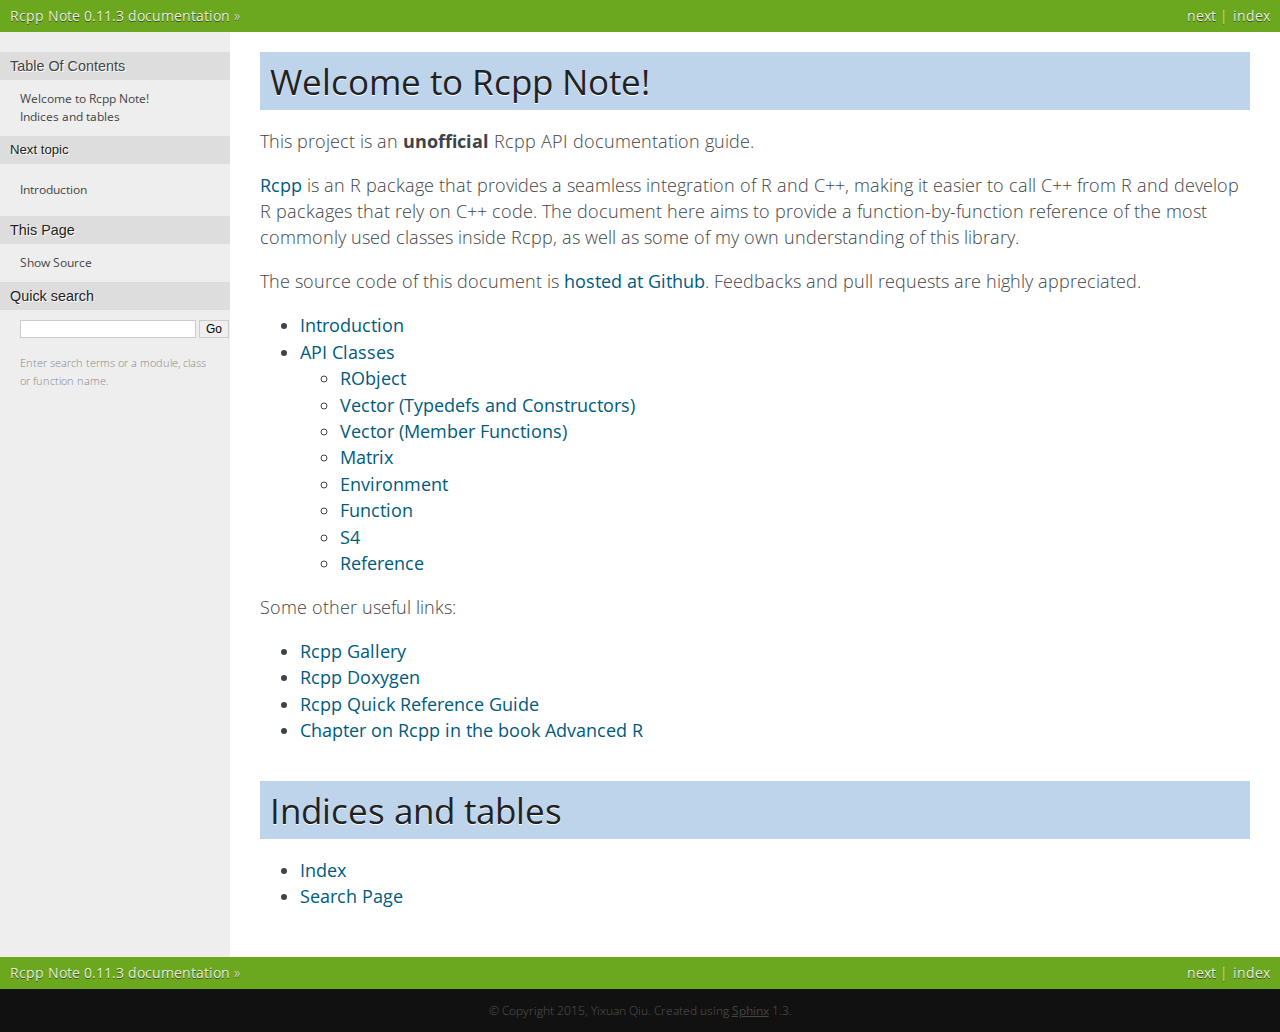
<file: index.html>
<!DOCTYPE html PUBLIC "-//W3C//DTD XHTML 1.0 Transitional//EN"
  "http://www.w3.org/TR/xhtml1/DTD/xhtml1-transitional.dtd">


<html xmlns="http://www.w3.org/1999/xhtml">
  <head>
    <meta http-equiv="Content-Type" content="text/html; charset=utf-8" />
    
    <title>Welcome to Rcpp Note! &mdash; Rcpp Note 0.11.3 documentation</title>
    
    <link rel="stylesheet" href="static/nature.css" type="text/css" />
    <link rel="stylesheet" href="static/pygments.css" type="text/css" />
    <link rel="stylesheet" href="static/jquery-ui.min.css" type="text/css" />
    
    <script type="text/javascript">
      var DOCUMENTATION_OPTIONS = {
        URL_ROOT:    './',
        VERSION:     '0.11.3',
        COLLAPSE_INDEX: false,
        FILE_SUFFIX: '.html',
        HAS_SOURCE:  true
      };
    </script>
    <script type="text/javascript" src="static/jquery.js"></script>
    <script type="text/javascript" src="static/underscore.js"></script>
    <script type="text/javascript" src="static/doctools.js"></script>
    <script type="text/javascript" src="static/jquery-ui.min.js"></script>
    <script>
      $( document ).ready(function() {
          $(".highlight-cpp").wrap("<div class='accordion-box'></div>").before("<p class='accordion-header'>Show Example</p>");
          $(".accordion-box").accordion({
            active: false,
            collapsible: true,
            header: "p.accordion-header",
            heightStyleType: "fill"
          });
      });
    </script>
    
    <script>
        (function(i,s,o,g,r,a,m){i['GoogleAnalyticsObject']=r;i[r]=i[r]||function(){
        (i[r].q=i[r].q||[]).push(arguments)},i[r].l=1*new Date();a=s.createElement(o),
        m=s.getElementsByTagName(o)[0];a.async=1;a.src=g;m.parentNode.insertBefore(a,m)
        })(window,document,'script','//www.google-analytics.com/analytics.js','ga');

        ga('create', 'UA-43536203-3', 'auto');
        ga('send', 'pageview');
    </script>
    <link rel="top" title="Rcpp Note 0.11.3 documentation" href="#" />
    <link rel="next" title="Introduction" href="intro.html" /> 
  </head>
  <body role="document">
    <div class="related" role="navigation" aria-label="related navigation">
      <h3>Navigation</h3>
      <ul>
        <li class="right" style="margin-right: 10px">
          <a href="genindex.html" title="General Index"
             accesskey="I">index</a></li>
        <li class="right" >
          <a href="intro.html" title="Introduction"
             accesskey="N">next</a> |</li>
        <li class="nav-item nav-item-0"><a href="#">Rcpp Note 0.11.3 documentation</a> &raquo;</li> 
      </ul>
    </div>  

    <div class="document">
      <div class="documentwrapper">
        <div class="bodywrapper">
          <div class="body" role="main">
            
  <div class="section" id="welcome-to-rcpp-note">
<h1>Welcome to Rcpp Note!<a class="headerlink" href="#welcome-to-rcpp-note" title="Permalink to this headline">¶</a></h1>
<p>This project is an <strong>unofficial</strong> Rcpp API documentation guide.</p>
<p><a class="reference external" href="http://www.rcpp.org/">Rcpp</a> is an R package that provides a seamless integration of R and C++,
making it easier to call C++ from R and develop R packages that rely on C++ code.
The document here aims to provide a function-by-function reference of the most commonly
used classes inside Rcpp, as well as some of my own understanding of this library.</p>
<p>The source code of this document is <a class="reference external" href="https://github.com/yixuan/Rcpp-note">hosted at Github</a>.
Feedbacks and pull requests are highly appreciated.</p>
<div class="toctree-wrapper compound">
<ul>
<li class="toctree-l1"><a class="reference internal" href="intro.html">Introduction</a></li>
<li class="toctree-l1"><a class="reference internal" href="apiclass.html">API Classes</a><ul>
<li class="toctree-l2"><a class="reference internal" href="api/RObject.html">RObject</a></li>
<li class="toctree-l2"><a class="reference internal" href="api/Vector_ctor.html">Vector (Typedefs and Constructors)</a></li>
<li class="toctree-l2"><a class="reference internal" href="api/Vector_funs.html">Vector (Member Functions)</a></li>
<li class="toctree-l2"><a class="reference internal" href="api/Matrix.html">Matrix</a></li>
<li class="toctree-l2"><a class="reference internal" href="api/Environment.html">Environment</a></li>
<li class="toctree-l2"><a class="reference internal" href="api/Function.html">Function</a></li>
<li class="toctree-l2"><a class="reference internal" href="api/S4.html">S4</a></li>
<li class="toctree-l2"><a class="reference internal" href="api/Reference.html">Reference</a></li>
</ul>
</li>
</ul>
</div>
<p>Some other useful links:</p>
<ul class="simple">
<li><a class="reference external" href="http://gallery.rcpp.org/">Rcpp Gallery</a></li>
<li><a class="reference external" href="http://dirk.eddelbuettel.com/code/rcpp/html/">Rcpp Doxygen</a></li>
<li><a class="reference external" href="http://cran.r-project.org/web/packages/Rcpp/vignettes/Rcpp-quickref.pdf">Rcpp Quick Reference Guide</a></li>
<li><a class="reference external" href="http://adv-r.had.co.nz/Rcpp.html">Chapter on Rcpp in the book Advanced R</a></li>
</ul>
</div>
<div class="section" id="indices-and-tables">
<h1>Indices and tables<a class="headerlink" href="#indices-and-tables" title="Permalink to this headline">¶</a></h1>
<ul class="simple">
<li><a class="reference internal" href="genindex.html"><span>Index</span></a></li>
<li><a class="reference internal" href="search.html"><span>Search Page</span></a></li>
</ul>
</div>


          </div>
        </div>
      </div>
      <div class="sphinxsidebar" role="navigation" aria-label="main navigation">
        <div class="sphinxsidebarwrapper">
  <h3><a href="#">Table Of Contents</a></h3>
  <ul>
<li><a class="reference internal" href="#">Welcome to Rcpp Note!</a></li>
<li><a class="reference internal" href="#indices-and-tables">Indices and tables</a></li>
</ul>

  <h4>Next topic</h4>
  <p class="topless"><a href="intro.html"
                        title="next chapter">Introduction</a></p>
  <div role="note" aria-label="source link">
    <h3>This Page</h3>
    <ul class="this-page-menu">
      <li><a href="sources/index.txt"
            rel="nofollow">Show Source</a></li>
    </ul>
   </div>
<div id="searchbox" style="display: none" role="search">
  <h3>Quick search</h3>
    <form class="search" action="search.html" method="get">
      <input type="text" name="q" />
      <input type="submit" value="Go" />
      <input type="hidden" name="check_keywords" value="yes" />
      <input type="hidden" name="area" value="default" />
    </form>
    <p class="searchtip" style="font-size: 90%">
    Enter search terms or a module, class or function name.
    </p>
</div>
<script type="text/javascript">$('#searchbox').show(0);</script>
        </div>
      </div>
      <div class="clearer"></div>
    </div>
    <div class="related" role="navigation" aria-label="related navigation">
      <h3>Navigation</h3>
      <ul>
        <li class="right" style="margin-right: 10px">
          <a href="genindex.html" title="General Index"
             >index</a></li>
        <li class="right" >
          <a href="intro.html" title="Introduction"
             >next</a> |</li>
        <li class="nav-item nav-item-0"><a href="#">Rcpp Note 0.11.3 documentation</a> &raquo;</li> 
      </ul>
    </div>
    <div class="footer" role="contentinfo">
        &copy; Copyright 2015, Yixuan Qiu.
      Created using <a href="http://sphinx-doc.org/">Sphinx</a> 1.3.
    </div>
  </body>
</html>
</file>
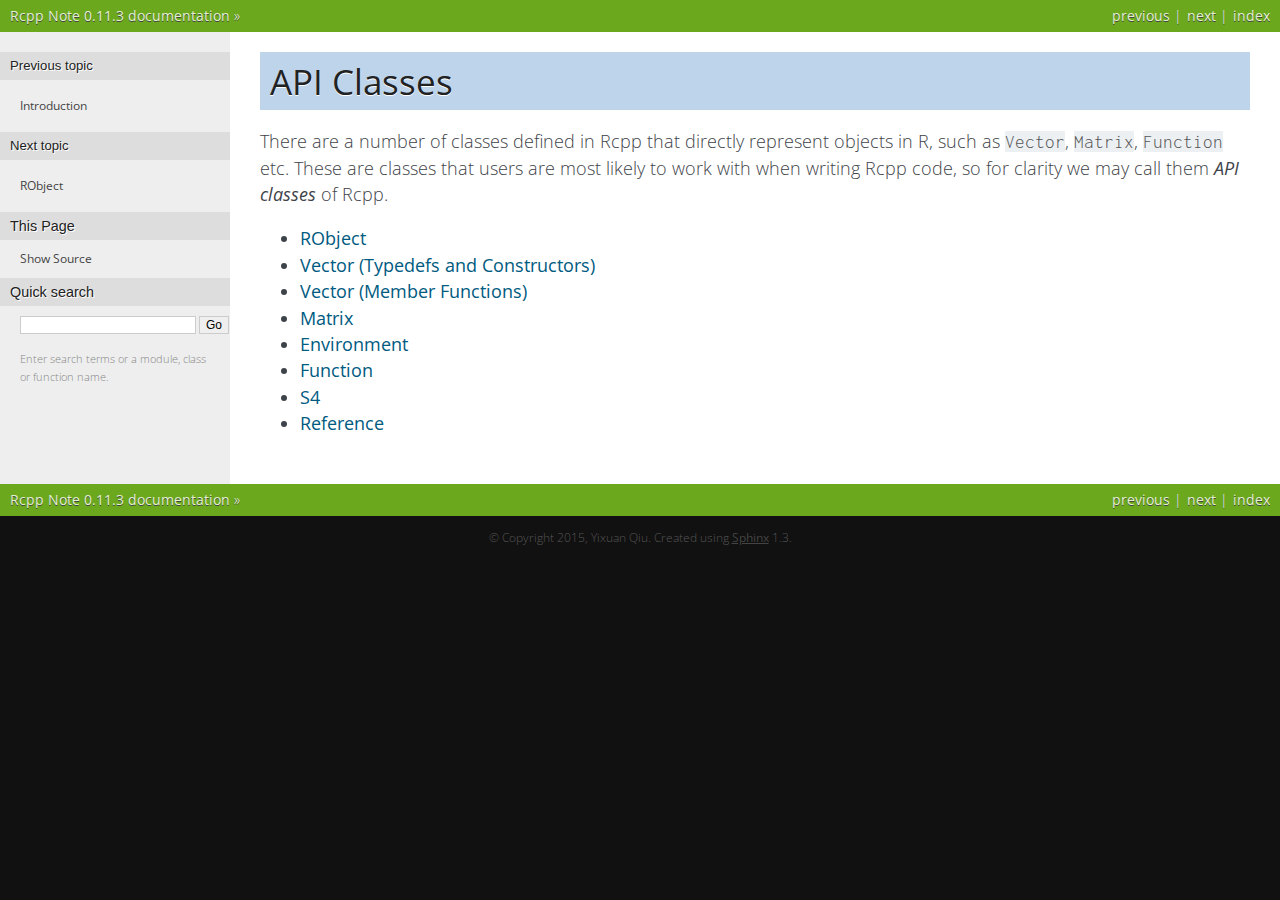
<file: apiclass.html>
<!DOCTYPE html PUBLIC "-//W3C//DTD XHTML 1.0 Transitional//EN"
  "http://www.w3.org/TR/xhtml1/DTD/xhtml1-transitional.dtd">


<html xmlns="http://www.w3.org/1999/xhtml">
  <head>
    <meta http-equiv="Content-Type" content="text/html; charset=utf-8" />
    
    <title>API Classes &mdash; Rcpp Note 0.11.3 documentation</title>
    
    <link rel="stylesheet" href="static/nature.css" type="text/css" />
    <link rel="stylesheet" href="static/pygments.css" type="text/css" />
    <link rel="stylesheet" href="static/jquery-ui.min.css" type="text/css" />
    
    <script type="text/javascript">
      var DOCUMENTATION_OPTIONS = {
        URL_ROOT:    './',
        VERSION:     '0.11.3',
        COLLAPSE_INDEX: false,
        FILE_SUFFIX: '.html',
        HAS_SOURCE:  true
      };
    </script>
    <script type="text/javascript" src="static/jquery.js"></script>
    <script type="text/javascript" src="static/underscore.js"></script>
    <script type="text/javascript" src="static/doctools.js"></script>
    <script type="text/javascript" src="static/jquery-ui.min.js"></script>
    <script>
      $( document ).ready(function() {
          $(".highlight-cpp").wrap("<div class='accordion-box'></div>").before("<p class='accordion-header'>Show Example</p>");
          $(".accordion-box").accordion({
            active: false,
            collapsible: true,
            header: "p.accordion-header",
            heightStyleType: "fill"
          });
      });
    </script>
    
    <script>
        (function(i,s,o,g,r,a,m){i['GoogleAnalyticsObject']=r;i[r]=i[r]||function(){
        (i[r].q=i[r].q||[]).push(arguments)},i[r].l=1*new Date();a=s.createElement(o),
        m=s.getElementsByTagName(o)[0];a.async=1;a.src=g;m.parentNode.insertBefore(a,m)
        })(window,document,'script','//www.google-analytics.com/analytics.js','ga');

        ga('create', 'UA-43536203-3', 'auto');
        ga('send', 'pageview');
    </script>
    <link rel="top" title="Rcpp Note 0.11.3 documentation" href="index.html" />
    <link rel="next" title="RObject" href="api/RObject.html" />
    <link rel="prev" title="Introduction" href="intro.html" /> 
  </head>
  <body role="document">
    <div class="related" role="navigation" aria-label="related navigation">
      <h3>Navigation</h3>
      <ul>
        <li class="right" style="margin-right: 10px">
          <a href="genindex.html" title="General Index"
             accesskey="I">index</a></li>
        <li class="right" >
          <a href="api/RObject.html" title="RObject"
             accesskey="N">next</a> |</li>
        <li class="right" >
          <a href="intro.html" title="Introduction"
             accesskey="P">previous</a> |</li>
        <li class="nav-item nav-item-0"><a href="index.html">Rcpp Note 0.11.3 documentation</a> &raquo;</li> 
      </ul>
    </div>  

    <div class="document">
      <div class="documentwrapper">
        <div class="bodywrapper">
          <div class="body" role="main">
            
  <div class="section" id="api-classes">
<h1>API Classes<a class="headerlink" href="#api-classes" title="Permalink to this headline">¶</a></h1>
<p>There are a number of classes defined in Rcpp that directly represent
objects in R, such as <code class="docutils literal"><span class="pre">Vector</span></code>, <code class="docutils literal"><span class="pre">Matrix</span></code>, <code class="docutils literal"><span class="pre">Function</span></code> etc.
These are classes that users are most likely to work with when writing
Rcpp code, so for clarity we may call them <em>API classes</em> of Rcpp.</p>
<div class="toctree-wrapper compound">
<ul>
<li class="toctree-l1"><a class="reference internal" href="api/RObject.html">RObject</a></li>
<li class="toctree-l1"><a class="reference internal" href="api/Vector_ctor.html">Vector (Typedefs and Constructors)</a></li>
<li class="toctree-l1"><a class="reference internal" href="api/Vector_funs.html">Vector (Member Functions)</a></li>
<li class="toctree-l1"><a class="reference internal" href="api/Matrix.html">Matrix</a></li>
<li class="toctree-l1"><a class="reference internal" href="api/Environment.html">Environment</a></li>
<li class="toctree-l1"><a class="reference internal" href="api/Function.html">Function</a></li>
<li class="toctree-l1"><a class="reference internal" href="api/S4.html">S4</a></li>
<li class="toctree-l1"><a class="reference internal" href="api/Reference.html">Reference</a></li>
</ul>
</div>
</div>


          </div>
        </div>
      </div>
      <div class="sphinxsidebar" role="navigation" aria-label="main navigation">
        <div class="sphinxsidebarwrapper">
  <h4>Previous topic</h4>
  <p class="topless"><a href="intro.html"
                        title="previous chapter">Introduction</a></p>
  <h4>Next topic</h4>
  <p class="topless"><a href="api/RObject.html"
                        title="next chapter">RObject</a></p>
  <div role="note" aria-label="source link">
    <h3>This Page</h3>
    <ul class="this-page-menu">
      <li><a href="sources/apiclass.txt"
            rel="nofollow">Show Source</a></li>
    </ul>
   </div>
<div id="searchbox" style="display: none" role="search">
  <h3>Quick search</h3>
    <form class="search" action="search.html" method="get">
      <input type="text" name="q" />
      <input type="submit" value="Go" />
      <input type="hidden" name="check_keywords" value="yes" />
      <input type="hidden" name="area" value="default" />
    </form>
    <p class="searchtip" style="font-size: 90%">
    Enter search terms or a module, class or function name.
    </p>
</div>
<script type="text/javascript">$('#searchbox').show(0);</script>
        </div>
      </div>
      <div class="clearer"></div>
    </div>
    <div class="related" role="navigation" aria-label="related navigation">
      <h3>Navigation</h3>
      <ul>
        <li class="right" style="margin-right: 10px">
          <a href="genindex.html" title="General Index"
             >index</a></li>
        <li class="right" >
          <a href="api/RObject.html" title="RObject"
             >next</a> |</li>
        <li class="right" >
          <a href="intro.html" title="Introduction"
             >previous</a> |</li>
        <li class="nav-item nav-item-0"><a href="index.html">Rcpp Note 0.11.3 documentation</a> &raquo;</li> 
      </ul>
    </div>
    <div class="footer" role="contentinfo">
        &copy; Copyright 2015, Yixuan Qiu.
      Created using <a href="http://sphinx-doc.org/">Sphinx</a> 1.3.
    </div>
  </body>
</html>
</file>
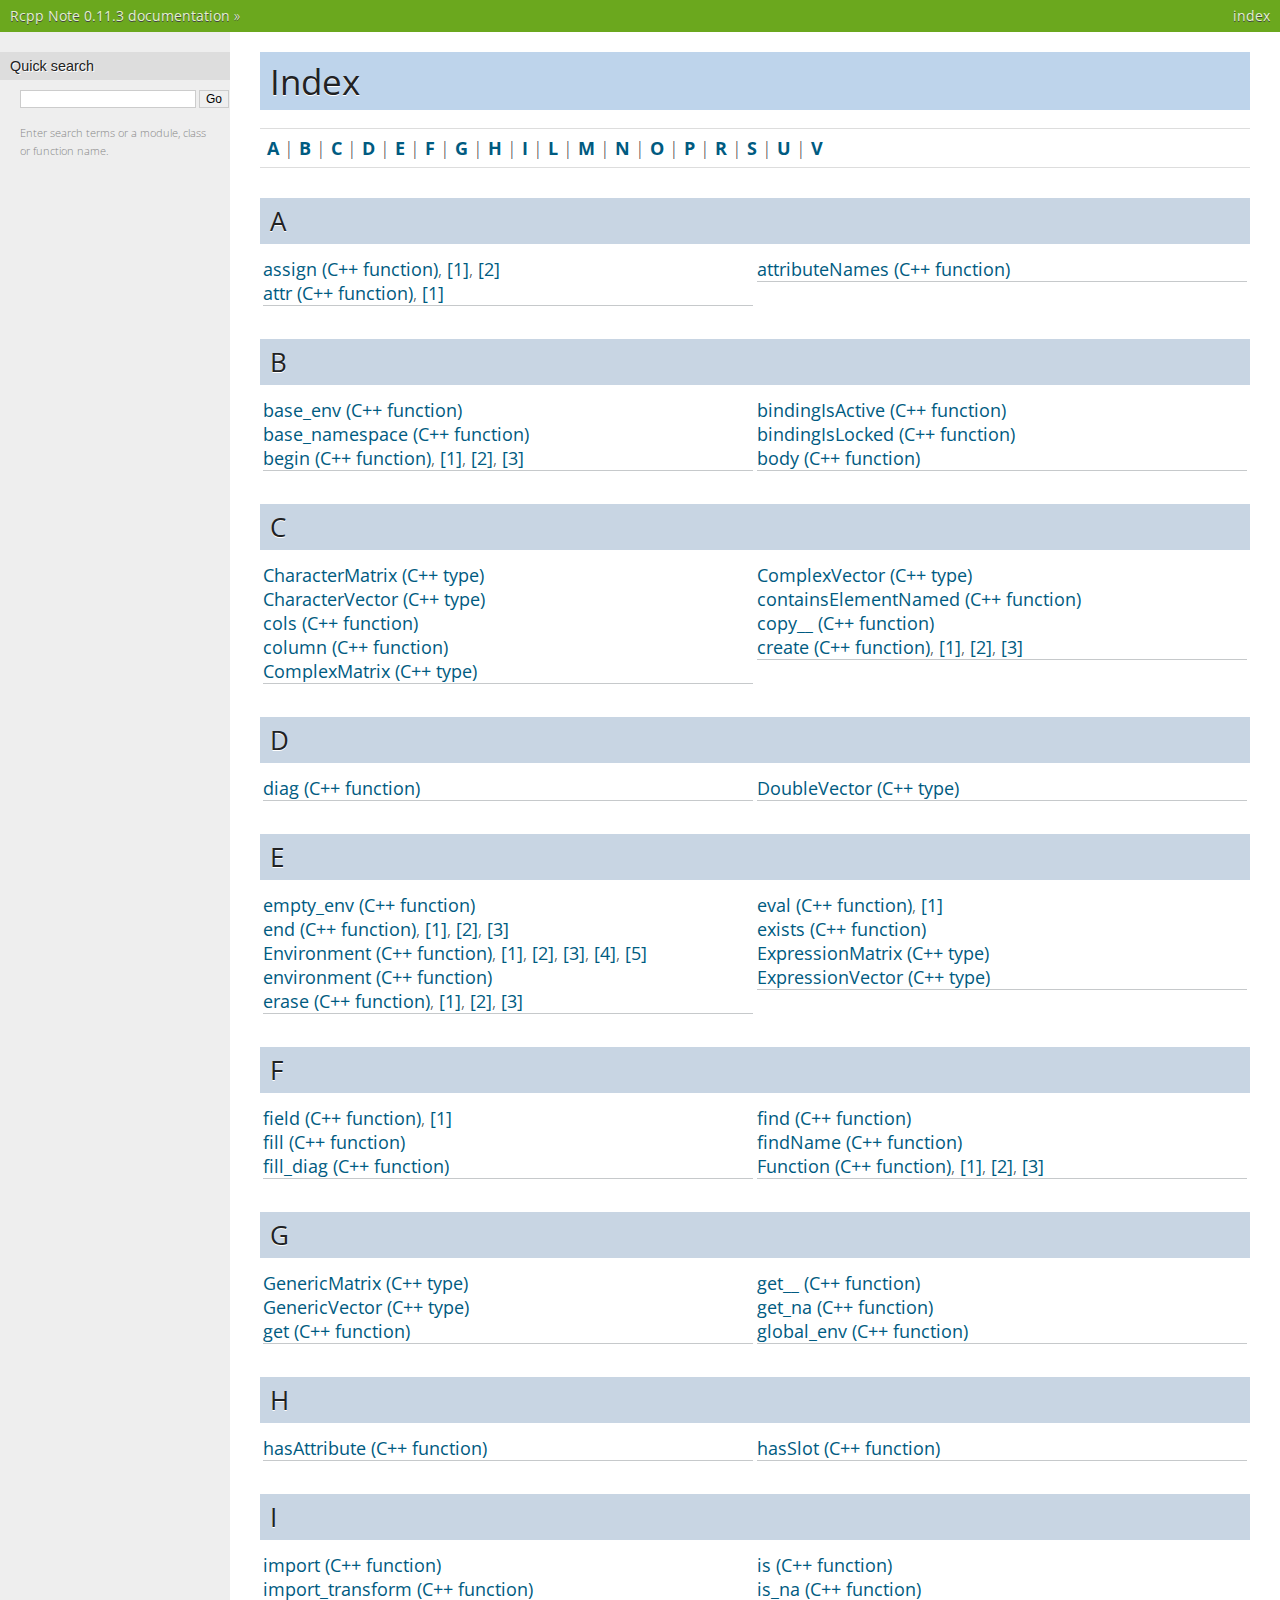
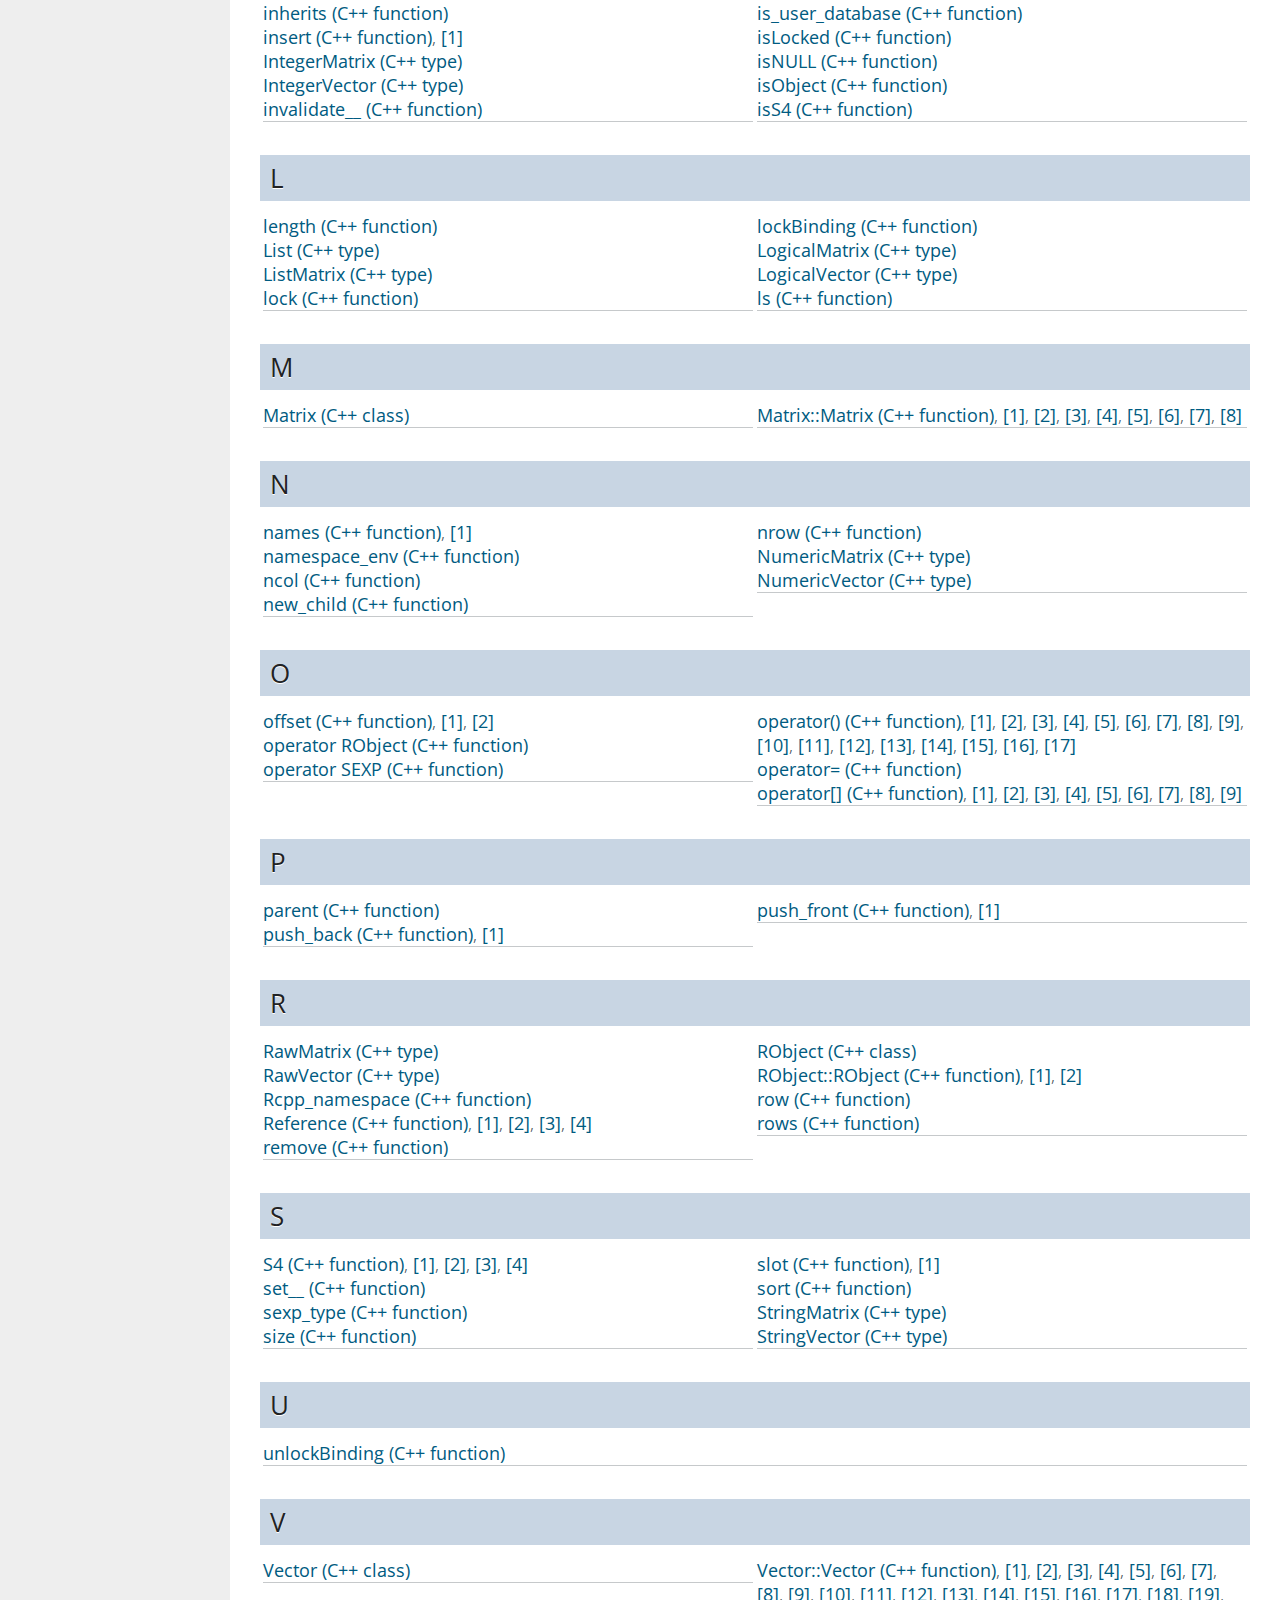
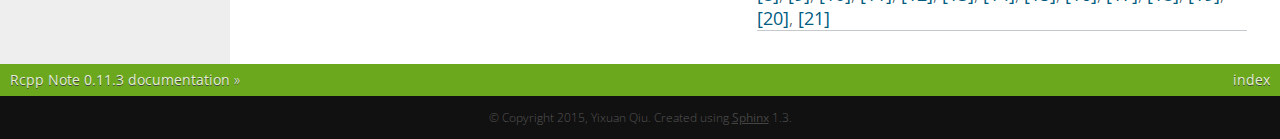
<file: genindex.html>
<!DOCTYPE html PUBLIC "-//W3C//DTD XHTML 1.0 Transitional//EN"
  "http://www.w3.org/TR/xhtml1/DTD/xhtml1-transitional.dtd">


<html xmlns="http://www.w3.org/1999/xhtml">
  <head>
    <meta http-equiv="Content-Type" content="text/html; charset=utf-8" />
    
    <title>Index &mdash; Rcpp Note 0.11.3 documentation</title>
    
    <link rel="stylesheet" href="static/nature.css" type="text/css" />
    <link rel="stylesheet" href="static/pygments.css" type="text/css" />
    <link rel="stylesheet" href="static/jquery-ui.min.css" type="text/css" />
    
    <script type="text/javascript">
      var DOCUMENTATION_OPTIONS = {
        URL_ROOT:    './',
        VERSION:     '0.11.3',
        COLLAPSE_INDEX: false,
        FILE_SUFFIX: '.html',
        HAS_SOURCE:  true
      };
    </script>
    <script type="text/javascript" src="static/jquery.js"></script>
    <script type="text/javascript" src="static/underscore.js"></script>
    <script type="text/javascript" src="static/doctools.js"></script>
    <script type="text/javascript" src="static/jquery-ui.min.js"></script>
    <script>
      $( document ).ready(function() {
          $(".highlight-cpp").wrap("<div class='accordion-box'></div>").before("<p class='accordion-header'>Show Example</p>");
          $(".accordion-box").accordion({
            active: false,
            collapsible: true,
            header: "p.accordion-header",
            heightStyleType: "fill"
          });
      });
    </script>
    
    <script>
        (function(i,s,o,g,r,a,m){i['GoogleAnalyticsObject']=r;i[r]=i[r]||function(){
        (i[r].q=i[r].q||[]).push(arguments)},i[r].l=1*new Date();a=s.createElement(o),
        m=s.getElementsByTagName(o)[0];a.async=1;a.src=g;m.parentNode.insertBefore(a,m)
        })(window,document,'script','//www.google-analytics.com/analytics.js','ga');

        ga('create', 'UA-43536203-3', 'auto');
        ga('send', 'pageview');
    </script>
    <link rel="top" title="Rcpp Note 0.11.3 documentation" href="index.html" /> 
  </head>
  <body role="document">
    <div class="related" role="navigation" aria-label="related navigation">
      <h3>Navigation</h3>
      <ul>
        <li class="right" style="margin-right: 10px">
          <a href="#" title="General Index"
             accesskey="I">index</a></li>
        <li class="nav-item nav-item-0"><a href="index.html">Rcpp Note 0.11.3 documentation</a> &raquo;</li> 
      </ul>
    </div>  

    <div class="document">
      <div class="documentwrapper">
        <div class="bodywrapper">
          <div class="body" role="main">
            

<h1 id="index">Index</h1>

<div class="genindex-jumpbox">
 <a href="#A"><strong>A</strong></a>
 | <a href="#B"><strong>B</strong></a>
 | <a href="#C"><strong>C</strong></a>
 | <a href="#D"><strong>D</strong></a>
 | <a href="#E"><strong>E</strong></a>
 | <a href="#F"><strong>F</strong></a>
 | <a href="#G"><strong>G</strong></a>
 | <a href="#H"><strong>H</strong></a>
 | <a href="#I"><strong>I</strong></a>
 | <a href="#L"><strong>L</strong></a>
 | <a href="#M"><strong>M</strong></a>
 | <a href="#N"><strong>N</strong></a>
 | <a href="#O"><strong>O</strong></a>
 | <a href="#P"><strong>P</strong></a>
 | <a href="#R"><strong>R</strong></a>
 | <a href="#S"><strong>S</strong></a>
 | <a href="#U"><strong>U</strong></a>
 | <a href="#V"><strong>V</strong></a>
 
</div>
<h2 id="A">A</h2>
<table style="width: 100%" class="indextable genindextable"><tr>
  <td style="width: 33%" valign="top"><dl>
      
  <dt><a href="api/Environment.html#_CPPv2NK6assignERKNSt6stringE4SEXP">assign (C++ function)</a>, <a href="api/Environment.html#_CPPv2NK6assignERKNSt6stringEK9WRAPPABLE">[1]</a>, <a href="api/Vector_funs.html#_CPPv26assign13InputIterator13InputIterator">[2]</a>
  </dt>

      
  <dt><a href="api/RObject.html#_CPPv24attrRKNSt6stringE">attr (C++ function)</a>, <a href="api/RObject.html#_CPPv2NK4attrERKNSt6stringE">[1]</a>
  </dt>

  </dl></td>
  <td style="width: 33%" valign="top"><dl>
      
  <dt><a href="api/RObject.html#_CPPv2NK14attributeNamesEv">attributeNames (C++ function)</a>
  </dt>

  </dl></td>
</tr></table>

<h2 id="B">B</h2>
<table style="width: 100%" class="indextable genindextable"><tr>
  <td style="width: 33%" valign="top"><dl>
      
  <dt><a href="api/Environment.html#_CPPv28base_envv">base_env (C++ function)</a>
  </dt>

      
  <dt><a href="api/Environment.html#_CPPv214base_namespacev">base_namespace (C++ function)</a>
  </dt>

      
  <dt><a href="api/Matrix.html#_CPPv25beginv">begin (C++ function)</a>, <a href="api/Matrix.html#_CPPv2NK5beginEv">[1]</a>, <a href="api/Vector_funs.html#_CPPv25beginv">[2]</a>, <a href="api/Vector_funs.html#_CPPv2NK5beginEv">[3]</a>
  </dt>

  </dl></td>
  <td style="width: 33%" valign="top"><dl>
      
  <dt><a href="api/Environment.html#_CPPv2NK15bindingIsActiveERKNSt6stringE">bindingIsActive (C++ function)</a>
  </dt>

      
  <dt><a href="api/Environment.html#_CPPv2NK15bindingIsLockedERKNSt6stringE">bindingIsLocked (C++ function)</a>
  </dt>

      
  <dt><a href="api/Function.html#_CPPv2NK4bodyEv">body (C++ function)</a>
  </dt>

  </dl></td>
</tr></table>

<h2 id="C">C</h2>
<table style="width: 100%" class="indextable genindextable"><tr>
  <td style="width: 33%" valign="top"><dl>
      
  <dt><a href="api/Matrix.html#_CPPv215CharacterMatrix">CharacterMatrix (C++ type)</a>
  </dt>

      
  <dt><a href="api/Vector_ctor.html#_CPPv215CharacterVector">CharacterVector (C++ type)</a>
  </dt>

      
  <dt><a href="api/Matrix.html#_CPPv2NK4colsEv">cols (C++ function)</a>
  </dt>

      
  <dt><a href="api/Matrix.html#_CPPv26columni">column (C++ function)</a>
  </dt>

      
  <dt><a href="api/Matrix.html#_CPPv213ComplexMatrix">ComplexMatrix (C++ type)</a>
  </dt>

  </dl></td>
  <td style="width: 33%" valign="top"><dl>
      
  <dt><a href="api/Vector_ctor.html#_CPPv213ComplexVector">ComplexVector (C++ type)</a>
  </dt>

      
  <dt><a href="api/Vector_funs.html#_CPPv2NK20containsElementNamedEPKc">containsElementNamed (C++ function)</a>
  </dt>

      
  <dt><a href="api/RObject.html#_CPPv26copy__RK1T">copy__ (C++ function)</a>
  </dt>

      
  <dt><a href="api/Vector_funs.html#_CPPv26createRK2T1">create (C++ function)</a>, <a href="api/Vector_funs.html#_CPPv26createRK2T1RK2T2">[1]</a>, <a href="api/Vector_funs.html#_CPPv26createv">[2]</a>, <a href="api/Vector_funs.html#_CPPv26createz">[3]</a>
  </dt>

  </dl></td>
</tr></table>

<h2 id="D">D</h2>
<table style="width: 100%" class="indextable genindextable"><tr>
  <td style="width: 33%" valign="top"><dl>
      
  <dt><a href="api/Matrix.html#_CPPv24diagiRK1U">diag (C++ function)</a>
  </dt>

  </dl></td>
  <td style="width: 33%" valign="top"><dl>
      
  <dt><a href="api/Vector_ctor.html#_CPPv212DoubleVector">DoubleVector (C++ type)</a>
  </dt>

  </dl></td>
</tr></table>

<h2 id="E">E</h2>
<table style="width: 100%" class="indextable genindextable"><tr>
  <td style="width: 33%" valign="top"><dl>
      
  <dt><a href="api/Environment.html#_CPPv29empty_envv">empty_env (C++ function)</a>
  </dt>

      
  <dt><a href="api/Matrix.html#_CPPv23endv">end (C++ function)</a>, <a href="api/Matrix.html#_CPPv2NK3endEv">[1]</a>, <a href="api/Vector_funs.html#_CPPv23endv">[2]</a>, <a href="api/Vector_funs.html#_CPPv2NK3endEv">[3]</a>
  </dt>

      
  <dt><a href="api/Environment.html#_CPPv211Environment4SEXP">Environment (C++ function)</a>, <a href="api/Environment.html#_CPPv211EnvironmentRK11Environment">[1]</a>, <a href="api/Environment.html#_CPPv211EnvironmentRK12GenericProxyI5ProxyE">[2]</a>, <a href="api/Environment.html#_CPPv211EnvironmentRKNSt6stringE">[3]</a>, <a href="api/Environment.html#_CPPv211Environmenti">[4]</a>, <a href="api/Environment.html#_CPPv211Environmentv">[5]</a>
  </dt>

      
  <dt><a href="api/Function.html#_CPPv2NK11environmentEv">environment (C++ function)</a>
  </dt>

      
  <dt><a href="api/Vector_funs.html#_CPPv25erase8iterator">erase (C++ function)</a>, <a href="api/Vector_funs.html#_CPPv25erase8iterator8iterator">[1]</a>, <a href="api/Vector_funs.html#_CPPv25erasei">[2]</a>, <a href="api/Vector_funs.html#_CPPv25eraseii">[3]</a>
  </dt>

  </dl></td>
  <td style="width: 33%" valign="top"><dl>
      
  <dt><a href="api/Vector_funs.html#_CPPv2NK4evalE4SEXP">eval (C++ function)</a>, <a href="api/Vector_funs.html#_CPPv2NK4evalEv">[1]</a>
  </dt>

      
  <dt><a href="api/Environment.html#_CPPv2NK6existsERKNSt6stringE">exists (C++ function)</a>
  </dt>

      
  <dt><a href="api/Matrix.html#_CPPv216ExpressionMatrix">ExpressionMatrix (C++ type)</a>
  </dt>

      
  <dt><a href="api/Vector_ctor.html#_CPPv216ExpressionVector">ExpressionVector (C++ type)</a>
  </dt>

  </dl></td>
</tr></table>

<h2 id="F">F</h2>
<table style="width: 100%" class="indextable genindextable"><tr>
  <td style="width: 33%" valign="top"><dl>
      
  <dt><a href="api/Reference.html#_CPPv25fieldRKNSt6stringE">field (C++ function)</a>, <a href="api/Reference.html#_CPPv2NK5fieldERKNSt6stringE">[1]</a>
  </dt>

      
  <dt><a href="api/Vector_funs.html#_CPPv24fillRK1U">fill (C++ function)</a>
  </dt>

      
  <dt><a href="api/Matrix.html#_CPPv29fill_diagRK1U">fill_diag (C++ function)</a>
  </dt>

  </dl></td>
  <td style="width: 33%" valign="top"><dl>
      
  <dt><a href="api/Environment.html#_CPPv2NK4findERKNSt6stringE">find (C++ function)</a>
  </dt>

      
  <dt><a href="api/Vector_funs.html#_CPPv2NK8findNameERKNSt6stringE">findName (C++ function)</a>
  </dt>

      
  <dt><a href="api/Function.html#_CPPv28Function4SEXP">Function (C++ function)</a>, <a href="api/Function.html#_CPPv28FunctionRK12GenericProxyI5ProxyE">[1]</a>, <a href="api/Function.html#_CPPv28FunctionRK8Function">[2]</a>, <a href="api/Function.html#_CPPv28FunctionRKNSt6stringE">[3]</a>
  </dt>

  </dl></td>
</tr></table>

<h2 id="G">G</h2>
<table style="width: 100%" class="indextable genindextable"><tr>
  <td style="width: 33%" valign="top"><dl>
      
  <dt><a href="api/Matrix.html#_CPPv213GenericMatrix">GenericMatrix (C++ type)</a>
  </dt>

      
  <dt><a href="api/Vector_ctor.html#_CPPv213GenericVector">GenericVector (C++ type)</a>
  </dt>

      
  <dt><a href="api/Environment.html#_CPPv2NK3getERKNSt6stringE">get (C++ function)</a>
  </dt>

  </dl></td>
  <td style="width: 33%" valign="top"><dl>
      
  <dt><a href="api/RObject.html#_CPPv2NK5get__Ev">get__ (C++ function)</a>
  </dt>

      
  <dt><a href="api/Vector_funs.html#_CPPv26get_nav">get_na (C++ function)</a>
  </dt>

      
  <dt><a href="api/Environment.html#_CPPv210global_envv">global_env (C++ function)</a>
  </dt>

  </dl></td>
</tr></table>

<h2 id="H">H</h2>
<table style="width: 100%" class="indextable genindextable"><tr>
  <td style="width: 33%" valign="top"><dl>
      
  <dt><a href="api/RObject.html#_CPPv2NK12hasAttributeERKNSt6stringE">hasAttribute (C++ function)</a>
  </dt>

  </dl></td>
  <td style="width: 33%" valign="top"><dl>
      
  <dt><a href="api/RObject.html#_CPPv2NK7hasSlotERKNSt6stringE">hasSlot (C++ function)</a>
  </dt>

  </dl></td>
</tr></table>

<h2 id="I">I</h2>
<table style="width: 100%" class="indextable genindextable"><tr>
  <td style="width: 33%" valign="top"><dl>
      
  <dt><a href="api/Vector_funs.html#_CPPv26import13InputIterator13InputIterator">import (C++ function)</a>
  </dt>

      
  <dt><a href="api/Vector_funs.html#_CPPv216import_transform13InputIterator13InputIterator1F">import_transform (C++ function)</a>
  </dt>

      
  <dt><a href="api/RObject.html#_CPPv28inheritsPKc">inherits (C++ function)</a>
  </dt>

      
  <dt><a href="api/Vector_funs.html#_CPPv26insert8iteratorRK1T">insert (C++ function)</a>, <a href="api/Vector_funs.html#_CPPv26insertiRK1T">[1]</a>
  </dt>

      
  <dt><a href="api/Matrix.html#_CPPv213IntegerMatrix">IntegerMatrix (C++ type)</a>
  </dt>

      
  <dt><a href="api/Vector_ctor.html#_CPPv213IntegerVector">IntegerVector (C++ type)</a>
  </dt>

      
  <dt><a href="api/RObject.html#_CPPv212invalidate__v">invalidate__ (C++ function)</a>
  </dt>

  </dl></td>
  <td style="width: 33%" valign="top"><dl>
      
  <dt><a href="api/S4.html#_CPPv2NK2isERKNSt6stringE">is (C++ function)</a>
  </dt>

      
  <dt><a href="api/Vector_funs.html#_CPPv25is_na11stored_type">is_na (C++ function)</a>
  </dt>

      
  <dt><a href="api/Environment.html#_CPPv2NK16is_user_databaseEv">is_user_database (C++ function)</a>
  </dt>

      
  <dt><a href="api/Environment.html#_CPPv2NK8isLockedEv">isLocked (C++ function)</a>
  </dt>

      
  <dt><a href="api/RObject.html#_CPPv2NK6isNULLEv">isNULL (C++ function)</a>
  </dt>

      
  <dt><a href="api/RObject.html#_CPPv2NK8isObjectEv">isObject (C++ function)</a>
  </dt>

      
  <dt><a href="api/RObject.html#_CPPv2NK4isS4Ev">isS4 (C++ function)</a>
  </dt>

  </dl></td>
</tr></table>

<h2 id="L">L</h2>
<table style="width: 100%" class="indextable genindextable"><tr>
  <td style="width: 33%" valign="top"><dl>
      
  <dt><a href="api/Vector_funs.html#_CPPv2NK6lengthEv">length (C++ function)</a>
  </dt>

      
  <dt><a href="api/Vector_ctor.html#_CPPv24List">List (C++ type)</a>
  </dt>

      
  <dt><a href="api/Matrix.html#_CPPv210ListMatrix">ListMatrix (C++ type)</a>
  </dt>

      
  <dt><a href="api/Environment.html#_CPPv24lockb">lock (C++ function)</a>
  </dt>

  </dl></td>
  <td style="width: 33%" valign="top"><dl>
      
  <dt><a href="api/Environment.html#_CPPv211lockBindingRKNSt6stringE">lockBinding (C++ function)</a>
  </dt>

      
  <dt><a href="api/Matrix.html#_CPPv213LogicalMatrix">LogicalMatrix (C++ type)</a>
  </dt>

      
  <dt><a href="api/Vector_ctor.html#_CPPv213LogicalVector">LogicalVector (C++ type)</a>
  </dt>

      
  <dt><a href="api/Environment.html#_CPPv2NK2lsEb">ls (C++ function)</a>
  </dt>

  </dl></td>
</tr></table>

<h2 id="M">M</h2>
<table style="width: 100%" class="indextable genindextable"><tr>
  <td style="width: 33%" valign="top"><dl>
      
  <dt><a href="api/Matrix.html#_CPPv26Matrix">Matrix (C++ class)</a>
  </dt>

  </dl></td>
  <td style="width: 33%" valign="top"><dl>
      
  <dt><a href="api/Matrix.html#_CPPv2N6Matrix6MatrixE4SEXP">Matrix::Matrix (C++ function)</a>, <a href="api/Matrix.html#_CPPv2N6Matrix6MatrixERK10MatrixBaseI5RTYPE2NA3MATE">[1]</a>, <a href="api/Matrix.html#_CPPv2N6Matrix6MatrixERK6Matrix">[2]</a>, <a href="api/Matrix.html#_CPPv2N6Matrix6MatrixERK9Dimension">[3]</a>, <a href="api/Matrix.html#_CPPv2N6Matrix6MatrixERK9SubMatrixI5RTYPEE">[4]</a>, <a href="api/Matrix.html#_CPPv2N6Matrix6MatrixERKi">[5]</a>, <a href="api/Matrix.html#_CPPv2N6Matrix6MatrixERKiRKi">[6]</a>, <a href="api/Matrix.html#_CPPv2N6Matrix6MatrixERKiRKi8Iterator">[7]</a>, <a href="api/Matrix.html#_CPPv2N6Matrix6MatrixEv">[8]</a>
  </dt>

  </dl></td>
</tr></table>

<h2 id="N">N</h2>
<table style="width: 100%" class="indextable genindextable"><tr>
  <td style="width: 33%" valign="top"><dl>
      
  <dt><a href="api/Vector_funs.html#_CPPv25namesv">names (C++ function)</a>, <a href="api/Vector_funs.html#_CPPv2NK5namesEv">[1]</a>
  </dt>

      
  <dt><a href="api/Environment.html#_CPPv213namespace_envRKNSt6stringE">namespace_env (C++ function)</a>
  </dt>

      
  <dt><a href="api/Matrix.html#_CPPv2NK4ncolEv">ncol (C++ function)</a>
  </dt>

      
  <dt><a href="api/Environment.html#_CPPv29new_childb">new_child (C++ function)</a>
  </dt>

  </dl></td>
  <td style="width: 33%" valign="top"><dl>
      
  <dt><a href="api/Matrix.html#_CPPv2NK4nrowEv">nrow (C++ function)</a>
  </dt>

      
  <dt><a href="api/Matrix.html#_CPPv213NumericMatrix">NumericMatrix (C++ type)</a>
  </dt>

      
  <dt><a href="api/Vector_ctor.html#_CPPv213NumericVector">NumericVector (C++ type)</a>
  </dt>

  </dl></td>
</tr></table>

<h2 id="O">O</h2>
<table style="width: 100%" class="indextable genindextable"><tr>
  <td style="width: 33%" valign="top"><dl>
      
  <dt><a href="api/Vector_funs.html#_CPPv2NK6offsetERK6size_t">offset (C++ function)</a>, <a href="api/Vector_funs.html#_CPPv2NK6offsetERK6size_tRK6size_t">[1]</a>, <a href="api/Vector_funs.html#_CPPv2NK6offsetERKNSt6stringE">[2]</a>
  </dt>

      
  <dt><a href="api/Vector_funs.html#_CPPv2NKcv7RObjectEv">operator RObject (C++ function)</a>
  </dt>

      
  <dt><a href="api/RObject.html#_CPPv2NKcv4SEXPEv">operator SEXP (C++ function)</a>
  </dt>

  </dl></td>
  <td style="width: 33%" valign="top"><dl>
      
  <dt><a href="api/Function.html#_CPPv2NKclERK2T1">operator() (C++ function)</a>, <a href="api/Function.html#_CPPv2NKclERK2T1RK2T2">[1]</a>, <a href="api/Function.html#_CPPv2NKclEv">[2]</a>, <a href="api/Function.html#_CPPv2NKclEz">[3]</a>, <a href="api/Matrix.html#_CPPv2NKclEN8internal16NamedPlaceHolderEi">[4]</a>, <a href="api/Matrix.html#_CPPv2NKclERK6size_tRK6size_t">[5]</a>, <a href="api/Matrix.html#_CPPv2clN8internal16NamedPlaceHolderERK5Range">[6]</a>, <a href="api/Matrix.html#_CPPv2clN8internal16NamedPlaceHolderEi">[7]</a>, <a href="api/Matrix.html#_CPPv2clRK5RangeN8internal16NamedPlaceHolderE">[8]</a>, <a href="api/Matrix.html#_CPPv2clRK5RangeRK5Range">[9]</a>, <a href="api/Matrix.html#_CPPv2clRK6size_tRK6size_t">[10]</a>, <a href="api/Matrix.html#_CPPv2cliN8internal16NamedPlaceHolderE">[11]</a>, <a href="api/Vector_funs.html#_CPPv2NKclERK6size_t">[12]</a>, <a href="api/Vector_funs.html#_CPPv2NKclERK6size_tRK6size_t">[13]</a>, <a href="api/Vector_funs.html#_CPPv2NKclERKNSt6stringE">[14]</a>, <a href="api/Vector_funs.html#_CPPv2clRK6size_t">[15]</a>, <a href="api/Vector_funs.html#_CPPv2clRK6size_tRK6size_t">[16]</a>, <a href="api/Vector_funs.html#_CPPv2clRKNSt6stringE">[17]</a>
  </dt>

      
  <dt><a href="api/RObject.html#_CPPv2aSRK1T">operator= (C++ function)</a>
  </dt>

      
  <dt><a href="api/Environment.html#_CPPv2NKixERKNSt6stringE">operator[] (C++ function)</a>, <a href="api/Environment.html#_CPPv2ixRKNSt6stringE">[1]</a>, <a href="api/Matrix.html#_CPPv2NKixEi">[2]</a>, <a href="api/Matrix.html#_CPPv2ixi">[3]</a>, <a href="api/Vector_funs.html#_CPPv2NKixERK10VectorBaseI9RHS_RTYPE6RHS_NA5RHS_TE">[4]</a>, <a href="api/Vector_funs.html#_CPPv2NKixERKNSt6stringE">[5]</a>, <a href="api/Vector_funs.html#_CPPv2NKixEi">[6]</a>, <a href="api/Vector_funs.html#_CPPv2ixRK10VectorBaseI9RHS_RTYPE6RHS_NA5RHS_TE">[7]</a>, <a href="api/Vector_funs.html#_CPPv2ixRKNSt6stringE">[8]</a>, <a href="api/Vector_funs.html#_CPPv2ixi">[9]</a>
  </dt>

  </dl></td>
</tr></table>

<h2 id="P">P</h2>
<table style="width: 100%" class="indextable genindextable"><tr>
  <td style="width: 33%" valign="top"><dl>
      
  <dt><a href="api/Environment.html#_CPPv2NK6parentEv">parent (C++ function)</a>
  </dt>

      
  <dt><a href="api/Vector_funs.html#_CPPv29push_backRK1T">push_back (C++ function)</a>, <a href="api/Vector_funs.html#_CPPv29push_backRK1TRKNSt6stringE">[1]</a>
  </dt>

  </dl></td>
  <td style="width: 33%" valign="top"><dl>
      
  <dt><a href="api/Vector_funs.html#_CPPv210push_frontRK1T">push_front (C++ function)</a>, <a href="api/Vector_funs.html#_CPPv210push_frontRK1TRKNSt6stringE">[1]</a>
  </dt>

  </dl></td>
</tr></table>

<h2 id="R">R</h2>
<table style="width: 100%" class="indextable genindextable"><tr>
  <td style="width: 33%" valign="top"><dl>
      
  <dt><a href="api/Matrix.html#_CPPv29RawMatrix">RawMatrix (C++ type)</a>
  </dt>

      
  <dt><a href="api/Vector_ctor.html#_CPPv29RawVector">RawVector (C++ type)</a>
  </dt>

      
  <dt><a href="api/Environment.html#_CPPv214Rcpp_namespacev">Rcpp_namespace (C++ function)</a>
  </dt>

      
  <dt><a href="api/Reference.html#_CPPv29Reference4SEXP">Reference (C++ function)</a>, <a href="api/Reference.html#_CPPv29ReferenceRK12GenericProxyI5ProxyE">[1]</a>, <a href="api/Reference.html#_CPPv29ReferenceRK9Reference">[2]</a>, <a href="api/Reference.html#_CPPv29ReferenceRKNSt6stringE">[3]</a>, <a href="api/Reference.html#_CPPv29Referencev">[4]</a>
  </dt>

      
  <dt><a href="api/Environment.html#_CPPv26removeRKNSt6stringE">remove (C++ function)</a>
  </dt>

  </dl></td>
  <td style="width: 33%" valign="top"><dl>
      
  <dt><a href="api/RObject.html#_CPPv27RObject">RObject (C++ class)</a>
  </dt>

      
  <dt><a href="api/RObject.html#_CPPv2N7RObject7RObjectERK12GenericProxyI5ProxyE">RObject::RObject (C++ function)</a>, <a href="api/RObject.html#_CPPv2N7RObject7RObjectERK7RObject">[1]</a>, <a href="api/RObject.html#_CPPv2N7RObject7RObjectEv">[2]</a>
  </dt>

      
  <dt><a href="api/Matrix.html#_CPPv23rowi">row (C++ function)</a>
  </dt>

      
  <dt><a href="api/Matrix.html#_CPPv2NK4rowsEv">rows (C++ function)</a>
  </dt>

  </dl></td>
</tr></table>

<h2 id="S">S</h2>
<table style="width: 100%" class="indextable genindextable"><tr>
  <td style="width: 33%" valign="top"><dl>
      
  <dt><a href="api/S4.html#_CPPv22S44SEXP">S4 (C++ function)</a>, <a href="api/S4.html#_CPPv22S4RK12GenericProxyI5ProxyE">[1]</a>, <a href="api/S4.html#_CPPv22S4RK2S4">[2]</a>, <a href="api/S4.html#_CPPv22S4RKNSt6stringE">[3]</a>, <a href="api/S4.html#_CPPv22S4v">[4]</a>
  </dt>

      
  <dt><a href="api/RObject.html#_CPPv25set__4SEXP">set__ (C++ function)</a>
  </dt>

      
  <dt><a href="api/RObject.html#_CPPv2NK9sexp_typeEv">sexp_type (C++ function)</a>
  </dt>

      
  <dt><a href="api/Vector_funs.html#_CPPv2NK4sizeEv">size (C++ function)</a>
  </dt>

  </dl></td>
  <td style="width: 33%" valign="top"><dl>
      
  <dt><a href="api/RObject.html#_CPPv24slotRKNSt6stringE">slot (C++ function)</a>, <a href="api/RObject.html#_CPPv2NK4slotERKNSt6stringE">[1]</a>
  </dt>

      
  <dt><a href="api/Vector_funs.html#_CPPv24sortv">sort (C++ function)</a>
  </dt>

      
  <dt><a href="api/Matrix.html#_CPPv212StringMatrix">StringMatrix (C++ type)</a>
  </dt>

      
  <dt><a href="api/Vector_ctor.html#_CPPv212StringVector">StringVector (C++ type)</a>
  </dt>

  </dl></td>
</tr></table>

<h2 id="U">U</h2>
<table style="width: 100%" class="indextable genindextable"><tr>
  <td style="width: 33%" valign="top"><dl>
      
  <dt><a href="api/Environment.html#_CPPv213unlockBindingRKNSt6stringE">unlockBinding (C++ function)</a>
  </dt>

  </dl></td>
</tr></table>

<h2 id="V">V</h2>
<table style="width: 100%" class="indextable genindextable"><tr>
  <td style="width: 33%" valign="top"><dl>
      
  <dt><a href="api/Vector_ctor.html#_CPPv26Vector">Vector (C++ class)</a>
  </dt>

  </dl></td>
  <td style="width: 33%" valign="top"><dl>
      
  <dt><a href="api/Vector_ctor.html#_CPPv2N6Vector6VectorE13InputIterator13InputIterator">Vector::Vector (C++ function)</a>, <a href="api/Vector_ctor.html#_CPPv2N6Vector6VectorE13InputIterator13InputIterator4Func">[1]</a>, <a href="api/Vector_ctor.html#_CPPv2N6Vector6VectorE13InputIterator13InputIterator4Funci">[2]</a>, <a href="api/Vector_ctor.html#_CPPv2N6Vector6VectorE13InputIterator13InputIteratori">[3]</a>, <a href="api/Vector_ctor.html#_CPPv2N6Vector6VectorE4SEXP">[4]</a>, <a href="api/Vector_ctor.html#_CPPv2N6Vector6VectorEPKc">[5]</a>, <a href="api/Vector_ctor.html#_CPPv2N6Vector6VectorERK10VectorBaseI5RTYPE2NA3VECE">[6]</a>, <a href="api/Vector_ctor.html#_CPPv2N6Vector6VectorERK12GenericProxyI5ProxyE">[7]</a>, <a href="api/Vector_ctor.html#_CPPv2N6Vector6VectorERK6Vector">[8]</a>, <a href="api/Vector_ctor.html#_CPPv2N6Vector6VectorERK7no_init">[9]</a>, <a href="api/Vector_ctor.html#_CPPv2N6Vector6VectorERK9Dimension">[10]</a>, <a href="api/Vector_ctor.html#_CPPv2N6Vector6VectorERK9DimensionRK1U">[11]</a>, <a href="api/Vector_ctor.html#_CPPv2N6Vector6VectorERKN5sugar19SingleLogicalResultI2NA1TEE">[12]</a>, <a href="api/Vector_ctor.html#_CPPv2N6Vector6VectorERKNSt6stringE">[13]</a>, <a href="api/Vector_ctor.html#_CPPv2N6Vector6VectorERKi">[14]</a>, <a href="api/Vector_ctor.html#_CPPv2N6Vector6VectorERKi4Func">[15]</a>, <a href="api/Vector_ctor.html#_CPPv2N6Vector6VectorERKi4FuncRK2U1">[16]</a>, <a href="api/Vector_ctor.html#_CPPv2N6Vector6VectorERKi4FuncRK2U1RK2U2">[17]</a>, <a href="api/Vector_ctor.html#_CPPv2N6Vector6VectorERKi4FuncRK2U1RK2U2RK2U3">[18]</a>, <a href="api/Vector_ctor.html#_CPPv2N6Vector6VectorERKiRK11stored_type">[19]</a>, <a href="api/Vector_ctor.html#_CPPv2N6Vector6VectorERKiRK1U">[20]</a>, <a href="api/Vector_ctor.html#_CPPv2N6Vector6VectorEv">[21]</a>
  </dt>

  </dl></td>
</tr></table>



          </div>
        </div>
      </div>
      <div class="sphinxsidebar" role="navigation" aria-label="main navigation">
        <div class="sphinxsidebarwrapper">

   

<div id="searchbox" style="display: none" role="search">
  <h3>Quick search</h3>
    <form class="search" action="search.html" method="get">
      <input type="text" name="q" />
      <input type="submit" value="Go" />
      <input type="hidden" name="check_keywords" value="yes" />
      <input type="hidden" name="area" value="default" />
    </form>
    <p class="searchtip" style="font-size: 90%">
    Enter search terms or a module, class or function name.
    </p>
</div>
<script type="text/javascript">$('#searchbox').show(0);</script>
        </div>
      </div>
      <div class="clearer"></div>
    </div>
    <div class="related" role="navigation" aria-label="related navigation">
      <h3>Navigation</h3>
      <ul>
        <li class="right" style="margin-right: 10px">
          <a href="#" title="General Index"
             >index</a></li>
        <li class="nav-item nav-item-0"><a href="index.html">Rcpp Note 0.11.3 documentation</a> &raquo;</li> 
      </ul>
    </div>
    <div class="footer" role="contentinfo">
        &copy; Copyright 2015, Yixuan Qiu.
      Created using <a href="http://sphinx-doc.org/">Sphinx</a> 1.3.
    </div>
  </body>
</html>
</file>
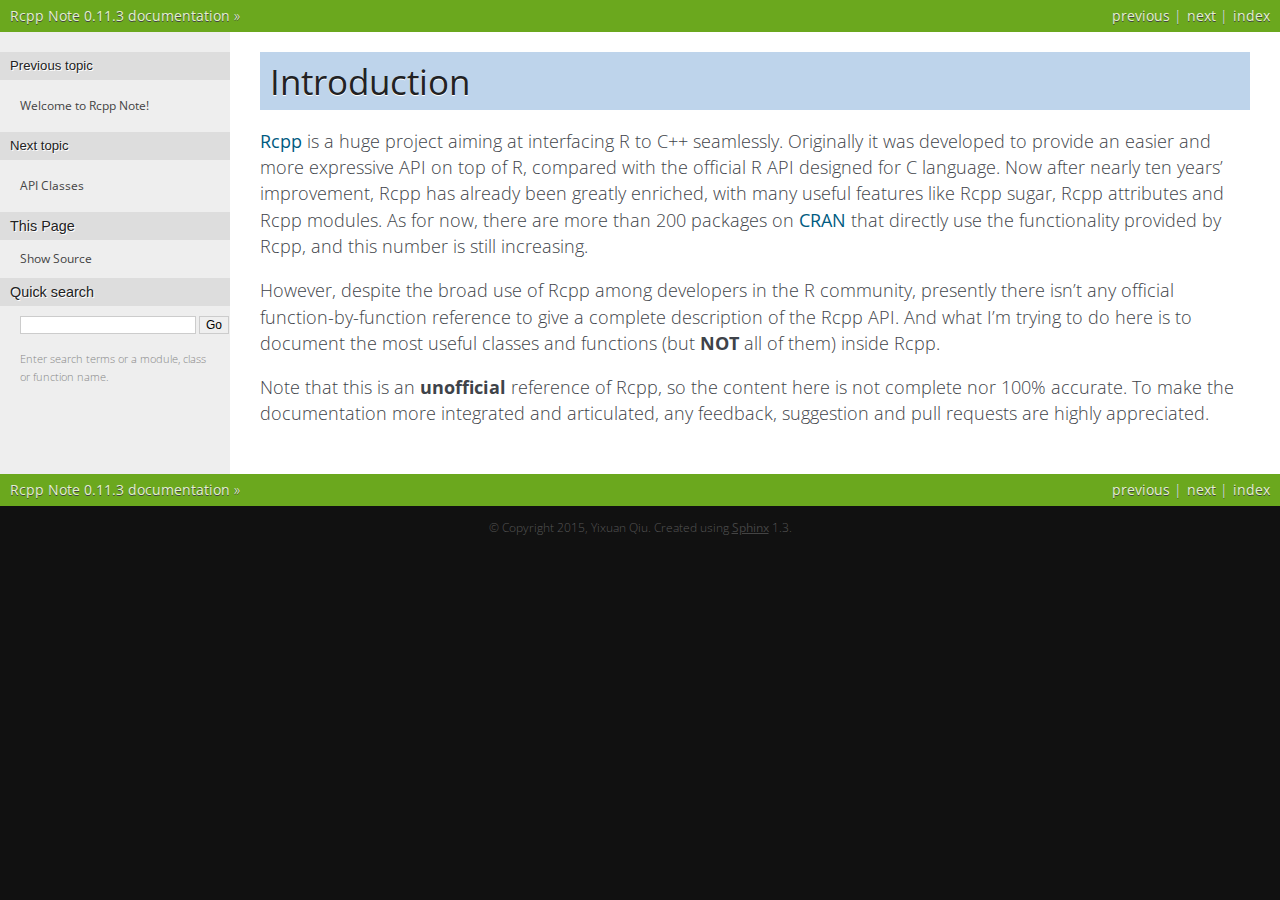
<file: intro.html>
<!DOCTYPE html PUBLIC "-//W3C//DTD XHTML 1.0 Transitional//EN"
  "http://www.w3.org/TR/xhtml1/DTD/xhtml1-transitional.dtd">


<html xmlns="http://www.w3.org/1999/xhtml">
  <head>
    <meta http-equiv="Content-Type" content="text/html; charset=utf-8" />
    
    <title>Introduction &mdash; Rcpp Note 0.11.3 documentation</title>
    
    <link rel="stylesheet" href="static/nature.css" type="text/css" />
    <link rel="stylesheet" href="static/pygments.css" type="text/css" />
    <link rel="stylesheet" href="static/jquery-ui.min.css" type="text/css" />
    
    <script type="text/javascript">
      var DOCUMENTATION_OPTIONS = {
        URL_ROOT:    './',
        VERSION:     '0.11.3',
        COLLAPSE_INDEX: false,
        FILE_SUFFIX: '.html',
        HAS_SOURCE:  true
      };
    </script>
    <script type="text/javascript" src="static/jquery.js"></script>
    <script type="text/javascript" src="static/underscore.js"></script>
    <script type="text/javascript" src="static/doctools.js"></script>
    <script type="text/javascript" src="static/jquery-ui.min.js"></script>
    <script>
      $( document ).ready(function() {
          $(".highlight-cpp").wrap("<div class='accordion-box'></div>").before("<p class='accordion-header'>Show Example</p>");
          $(".accordion-box").accordion({
            active: false,
            collapsible: true,
            header: "p.accordion-header",
            heightStyleType: "fill"
          });
      });
    </script>
    
    <script>
        (function(i,s,o,g,r,a,m){i['GoogleAnalyticsObject']=r;i[r]=i[r]||function(){
        (i[r].q=i[r].q||[]).push(arguments)},i[r].l=1*new Date();a=s.createElement(o),
        m=s.getElementsByTagName(o)[0];a.async=1;a.src=g;m.parentNode.insertBefore(a,m)
        })(window,document,'script','//www.google-analytics.com/analytics.js','ga');

        ga('create', 'UA-43536203-3', 'auto');
        ga('send', 'pageview');
    </script>
    <link rel="top" title="Rcpp Note 0.11.3 documentation" href="index.html" />
    <link rel="next" title="API Classes" href="apiclass.html" />
    <link rel="prev" title="Welcome to Rcpp Note!" href="index.html" /> 
  </head>
  <body role="document">
    <div class="related" role="navigation" aria-label="related navigation">
      <h3>Navigation</h3>
      <ul>
        <li class="right" style="margin-right: 10px">
          <a href="genindex.html" title="General Index"
             accesskey="I">index</a></li>
        <li class="right" >
          <a href="apiclass.html" title="API Classes"
             accesskey="N">next</a> |</li>
        <li class="right" >
          <a href="index.html" title="Welcome to Rcpp Note!"
             accesskey="P">previous</a> |</li>
        <li class="nav-item nav-item-0"><a href="index.html">Rcpp Note 0.11.3 documentation</a> &raquo;</li> 
      </ul>
    </div>  

    <div class="document">
      <div class="documentwrapper">
        <div class="bodywrapper">
          <div class="body" role="main">
            
  <div class="section" id="introduction">
<h1>Introduction<a class="headerlink" href="#introduction" title="Permalink to this headline">¶</a></h1>
<p><a class="reference external" href="http://www.rcpp.org/">Rcpp</a> is a huge project aiming at interfacing R to C++ seamlessly.
Originally it was developed to provide an easier and more expressive API on top of R,
compared with the official R API designed for C language. Now after nearly ten years&#8217;
improvement, Rcpp has already been greatly enriched, with many useful features like Rcpp sugar,
Rcpp attributes and Rcpp modules. As for now, there are more than 200 packages on
<a class="reference external" href="http://cran.r-project.org/">CRAN</a> that directly use the functionality provided by Rcpp, and
this number is still increasing.</p>
<p>However, despite the broad use of Rcpp among developers in the R community, presently there isn&#8217;t
any official function-by-function reference to give a complete description of the Rcpp API.
And what I&#8217;m trying to do here is to document the most useful classes and functions
(but <strong>NOT</strong> all of them) inside Rcpp.</p>
<p>Note that this is an <strong>unofficial</strong> reference of Rcpp, so the content here
is not complete nor 100% accurate. To make the documentation more integrated and
articulated, any feedback, suggestion and pull requests are highly appreciated.</p>
</div>


          </div>
        </div>
      </div>
      <div class="sphinxsidebar" role="navigation" aria-label="main navigation">
        <div class="sphinxsidebarwrapper">
  <h4>Previous topic</h4>
  <p class="topless"><a href="index.html"
                        title="previous chapter">Welcome to Rcpp Note!</a></p>
  <h4>Next topic</h4>
  <p class="topless"><a href="apiclass.html"
                        title="next chapter">API Classes</a></p>
  <div role="note" aria-label="source link">
    <h3>This Page</h3>
    <ul class="this-page-menu">
      <li><a href="sources/intro.txt"
            rel="nofollow">Show Source</a></li>
    </ul>
   </div>
<div id="searchbox" style="display: none" role="search">
  <h3>Quick search</h3>
    <form class="search" action="search.html" method="get">
      <input type="text" name="q" />
      <input type="submit" value="Go" />
      <input type="hidden" name="check_keywords" value="yes" />
      <input type="hidden" name="area" value="default" />
    </form>
    <p class="searchtip" style="font-size: 90%">
    Enter search terms or a module, class or function name.
    </p>
</div>
<script type="text/javascript">$('#searchbox').show(0);</script>
        </div>
      </div>
      <div class="clearer"></div>
    </div>
    <div class="related" role="navigation" aria-label="related navigation">
      <h3>Navigation</h3>
      <ul>
        <li class="right" style="margin-right: 10px">
          <a href="genindex.html" title="General Index"
             >index</a></li>
        <li class="right" >
          <a href="apiclass.html" title="API Classes"
             >next</a> |</li>
        <li class="right" >
          <a href="index.html" title="Welcome to Rcpp Note!"
             >previous</a> |</li>
        <li class="nav-item nav-item-0"><a href="index.html">Rcpp Note 0.11.3 documentation</a> &raquo;</li> 
      </ul>
    </div>
    <div class="footer" role="contentinfo">
        &copy; Copyright 2015, Yixuan Qiu.
      Created using <a href="http://sphinx-doc.org/">Sphinx</a> 1.3.
    </div>
  </body>
</html>
</file>
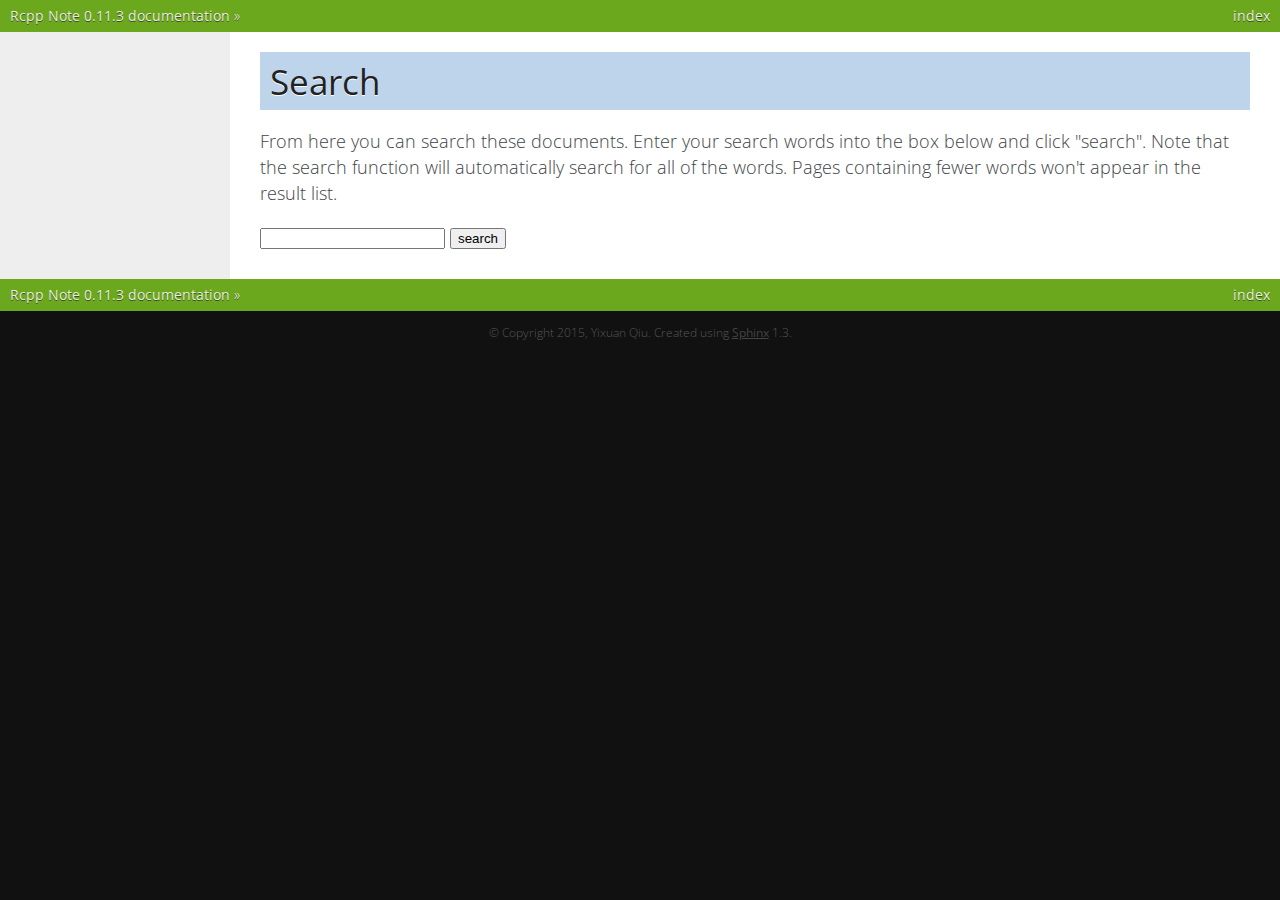
<file: search.html>
<!DOCTYPE html PUBLIC "-//W3C//DTD XHTML 1.0 Transitional//EN"
  "http://www.w3.org/TR/xhtml1/DTD/xhtml1-transitional.dtd">


<html xmlns="http://www.w3.org/1999/xhtml">
  <head>
    <meta http-equiv="Content-Type" content="text/html; charset=utf-8" />
    
    <title>Search &mdash; Rcpp Note 0.11.3 documentation</title>
    
    <link rel="stylesheet" href="static/nature.css" type="text/css" />
    <link rel="stylesheet" href="static/pygments.css" type="text/css" />
    <link rel="stylesheet" href="static/jquery-ui.min.css" type="text/css" />
    
    <script type="text/javascript">
      var DOCUMENTATION_OPTIONS = {
        URL_ROOT:    './',
        VERSION:     '0.11.3',
        COLLAPSE_INDEX: false,
        FILE_SUFFIX: '.html',
        HAS_SOURCE:  true
      };
    </script>
    <script type="text/javascript" src="static/jquery.js"></script>
    <script type="text/javascript" src="static/underscore.js"></script>
    <script type="text/javascript" src="static/doctools.js"></script>
    <script type="text/javascript" src="static/searchtools.js"></script>
    <script type="text/javascript" src="static/jquery-ui.min.js"></script>
    <script>
      $( document ).ready(function() {
          $(".highlight-cpp").wrap("<div class='accordion-box'></div>").before("<p class='accordion-header'>Show Example</p>");
          $(".accordion-box").accordion({
            active: false,
            collapsible: true,
            header: "p.accordion-header",
            heightStyleType: "fill"
          });
      });
    </script>
    
    <script>
        (function(i,s,o,g,r,a,m){i['GoogleAnalyticsObject']=r;i[r]=i[r]||function(){
        (i[r].q=i[r].q||[]).push(arguments)},i[r].l=1*new Date();a=s.createElement(o),
        m=s.getElementsByTagName(o)[0];a.async=1;a.src=g;m.parentNode.insertBefore(a,m)
        })(window,document,'script','//www.google-analytics.com/analytics.js','ga');

        ga('create', 'UA-43536203-3', 'auto');
        ga('send', 'pageview');
    </script>
    <link rel="top" title="Rcpp Note 0.11.3 documentation" href="index.html" />
  <script type="text/javascript">
    jQuery(function() { Search.loadIndex("searchindex.js"); });
  </script>
  
  <script type="text/javascript" id="searchindexloader"></script>
   

  </head>
  <body role="document">
    <div class="related" role="navigation" aria-label="related navigation">
      <h3>Navigation</h3>
      <ul>
        <li class="right" style="margin-right: 10px">
          <a href="genindex.html" title="General Index"
             accesskey="I">index</a></li>
        <li class="nav-item nav-item-0"><a href="index.html">Rcpp Note 0.11.3 documentation</a> &raquo;</li> 
      </ul>
    </div>  

    <div class="document">
      <div class="documentwrapper">
        <div class="bodywrapper">
          <div class="body" role="main">
            
  <h1 id="search-documentation">Search</h1>
  <div id="fallback" class="admonition warning">
  <script type="text/javascript">$('#fallback').hide();</script>
  <p>
    Please activate JavaScript to enable the search
    functionality.
  </p>
  </div>
  <p>
    From here you can search these documents. Enter your search
    words into the box below and click "search". Note that the search
    function will automatically search for all of the words. Pages
    containing fewer words won't appear in the result list.
  </p>
  <form action="" method="get">
    <input type="text" name="q" value="" />
    <input type="submit" value="search" />
    <span id="search-progress" style="padding-left: 10px"></span>
  </form>
  
  <div id="search-results">
  
  </div>

          </div>
        </div>
      </div>
      <div class="sphinxsidebar" role="navigation" aria-label="main navigation">
        <div class="sphinxsidebarwrapper">
        </div>
      </div>
      <div class="clearer"></div>
    </div>
    <div class="related" role="navigation" aria-label="related navigation">
      <h3>Navigation</h3>
      <ul>
        <li class="right" style="margin-right: 10px">
          <a href="genindex.html" title="General Index"
             >index</a></li>
        <li class="nav-item nav-item-0"><a href="index.html">Rcpp Note 0.11.3 documentation</a> &raquo;</li> 
      </ul>
    </div>
    <div class="footer" role="contentinfo">
        &copy; Copyright 2015, Yixuan Qiu.
      Created using <a href="http://sphinx-doc.org/">Sphinx</a> 1.3.
    </div>
  </body>
</html>
</file>
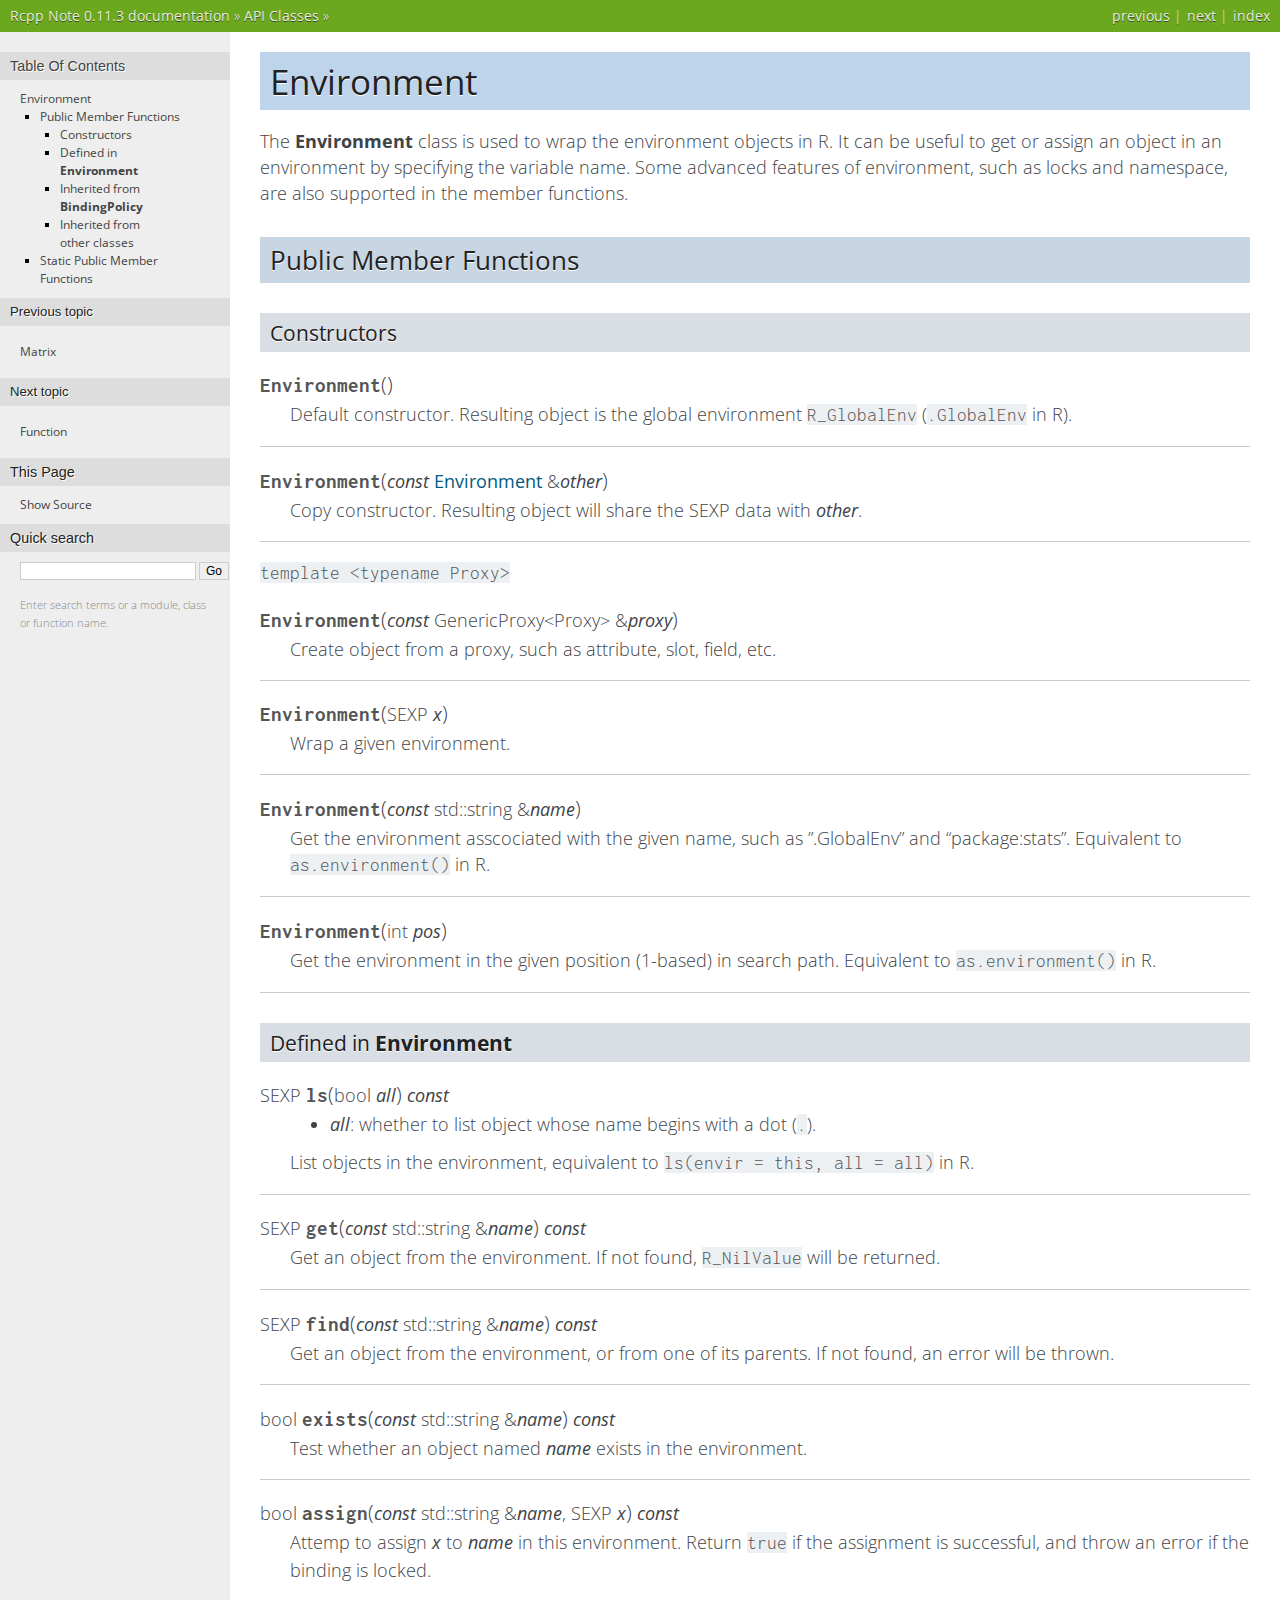
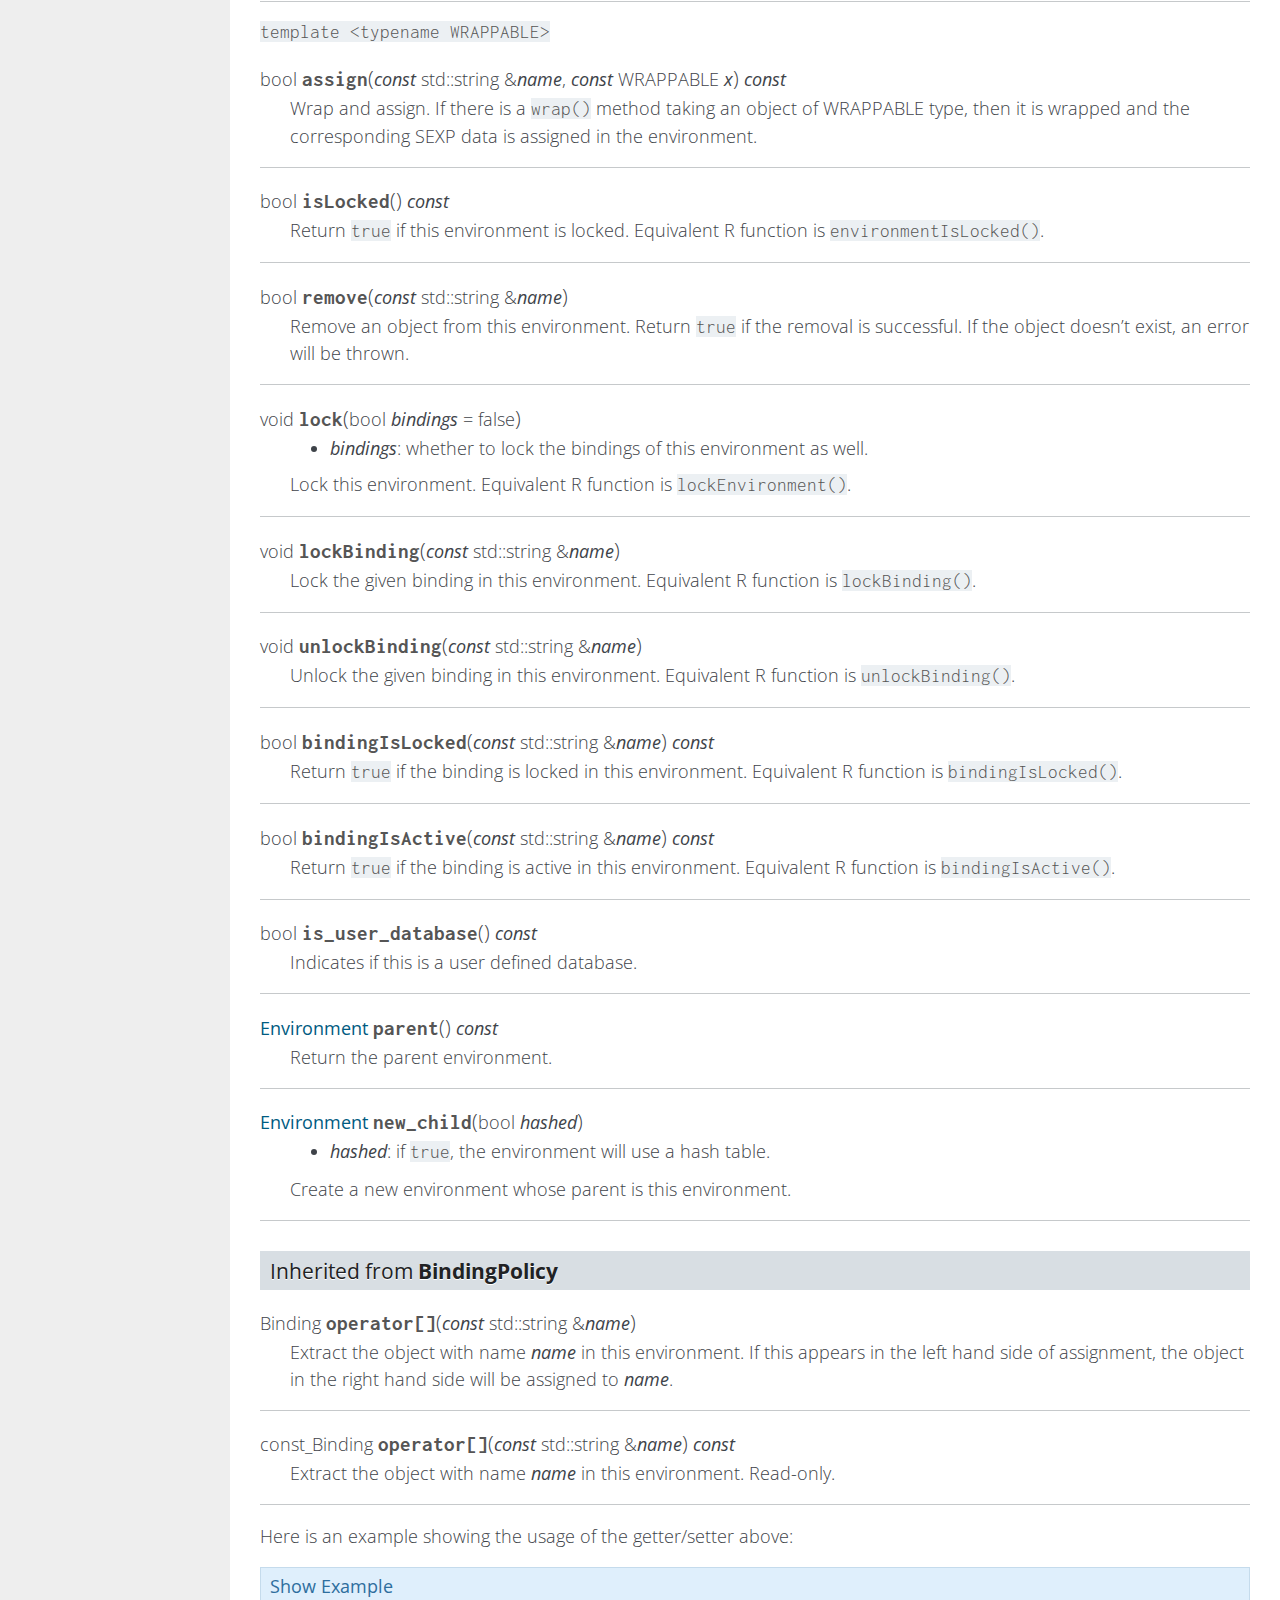
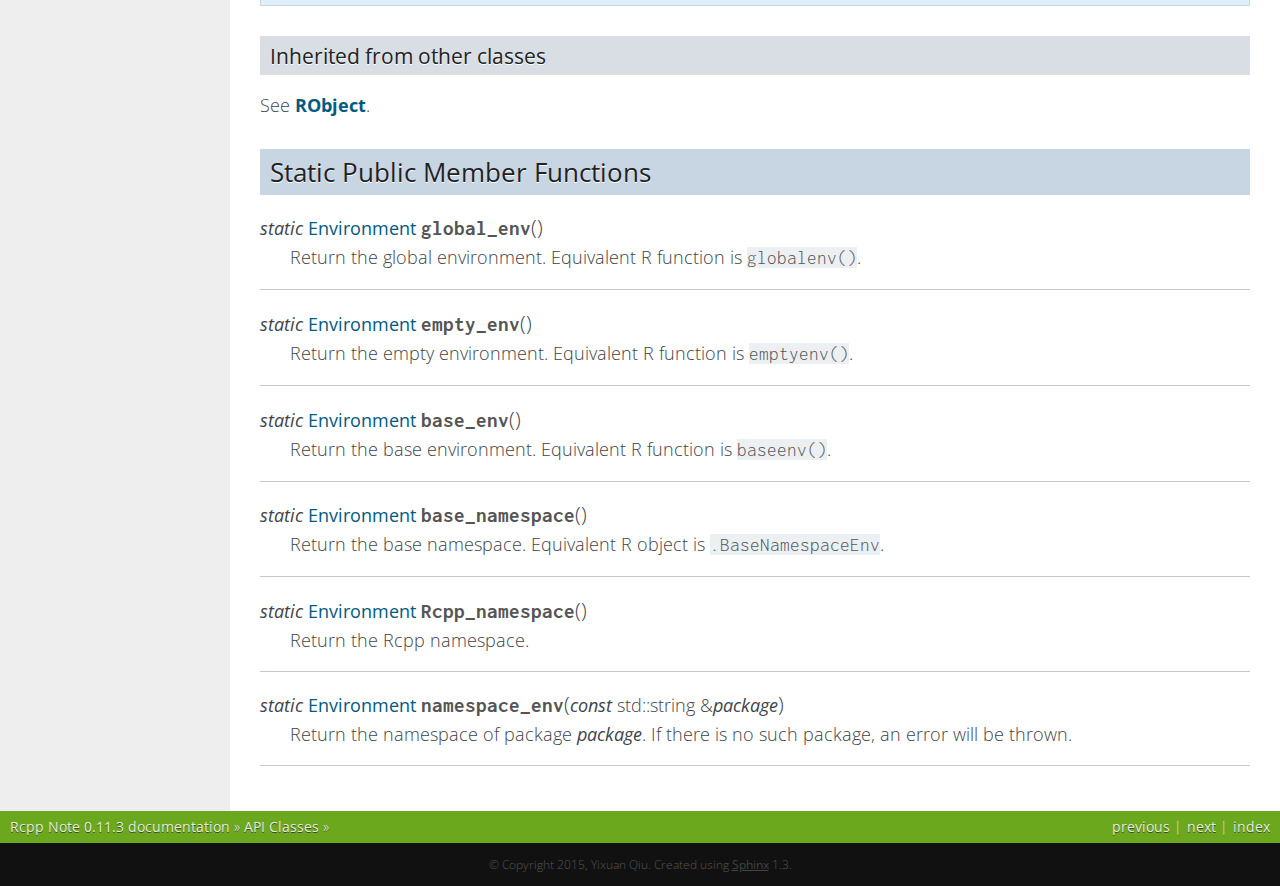
<file: api/Environment.html>
<!DOCTYPE html PUBLIC "-//W3C//DTD XHTML 1.0 Transitional//EN"
  "http://www.w3.org/TR/xhtml1/DTD/xhtml1-transitional.dtd">


<html xmlns="http://www.w3.org/1999/xhtml">
  <head>
    <meta http-equiv="Content-Type" content="text/html; charset=utf-8" />
    
    <title>Environment &mdash; Rcpp Note 0.11.3 documentation</title>
    
    <link rel="stylesheet" href="../static/nature.css" type="text/css" />
    <link rel="stylesheet" href="../static/pygments.css" type="text/css" />
    <link rel="stylesheet" href="../static/jquery-ui.min.css" type="text/css" />
    
    <script type="text/javascript">
      var DOCUMENTATION_OPTIONS = {
        URL_ROOT:    '../',
        VERSION:     '0.11.3',
        COLLAPSE_INDEX: false,
        FILE_SUFFIX: '.html',
        HAS_SOURCE:  true
      };
    </script>
    <script type="text/javascript" src="../static/jquery.js"></script>
    <script type="text/javascript" src="../static/underscore.js"></script>
    <script type="text/javascript" src="../static/doctools.js"></script>
    <script type="text/javascript" src="../static/jquery-ui.min.js"></script>
    <script>
      $( document ).ready(function() {
          $(".highlight-cpp").wrap("<div class='accordion-box'></div>").before("<p class='accordion-header'>Show Example</p>");
          $(".accordion-box").accordion({
            active: false,
            collapsible: true,
            header: "p.accordion-header",
            heightStyleType: "fill"
          });
      });
    </script>
    
    <script>
        (function(i,s,o,g,r,a,m){i['GoogleAnalyticsObject']=r;i[r]=i[r]||function(){
        (i[r].q=i[r].q||[]).push(arguments)},i[r].l=1*new Date();a=s.createElement(o),
        m=s.getElementsByTagName(o)[0];a.async=1;a.src=g;m.parentNode.insertBefore(a,m)
        })(window,document,'script','//www.google-analytics.com/analytics.js','ga');

        ga('create', 'UA-43536203-3', 'auto');
        ga('send', 'pageview');
    </script>
    <link rel="top" title="Rcpp Note 0.11.3 documentation" href="../index.html" />
    <link rel="up" title="API Classes" href="../apiclass.html" />
    <link rel="next" title="Function" href="Function.html" />
    <link rel="prev" title="Matrix" href="Matrix.html" /> 
  </head>
  <body role="document">
    <div class="related" role="navigation" aria-label="related navigation">
      <h3>Navigation</h3>
      <ul>
        <li class="right" style="margin-right: 10px">
          <a href="../genindex.html" title="General Index"
             accesskey="I">index</a></li>
        <li class="right" >
          <a href="Function.html" title="Function"
             accesskey="N">next</a> |</li>
        <li class="right" >
          <a href="Matrix.html" title="Matrix"
             accesskey="P">previous</a> |</li>
        <li class="nav-item nav-item-0"><a href="../index.html">Rcpp Note 0.11.3 documentation</a> &raquo;</li>
          <li class="nav-item nav-item-1"><a href="../apiclass.html" accesskey="U">API Classes</a> &raquo;</li> 
      </ul>
    </div>  

    <div class="document">
      <div class="documentwrapper">
        <div class="bodywrapper">
          <div class="body" role="main">
            
  <div class="section" id="environment">
<h1>Environment<a class="headerlink" href="#environment" title="Permalink to this headline">¶</a></h1>
<p>The <strong>Environment</strong> class is used to wrap the environment objects in R. It can be useful to
get or assign an object in an environment by specifying the variable name. Some advanced
features of environment, such as locks and namespace, are also supported in the member
functions.</p>
<div class="section" id="public-member-functions">
<h2>Public Member Functions<a class="headerlink" href="#public-member-functions" title="Permalink to this headline">¶</a></h2>
<div class="section" id="constructors">
<h3>Constructors<a class="headerlink" href="#constructors" title="Permalink to this headline">¶</a></h3>
<dl class="function">
<dt id="_CPPv211Environmentv">
<span id="Environment"></span><code class="descclassname"></code><code class="descname">Environment</code><span class="sig-paren">(</span><span class="sig-paren">)</span><a class="headerlink" href="#_CPPv211Environmentv" title="Permalink to this definition">¶</a></dt>
<dd><p>Default constructor. Resulting object is the global environment
<code class="docutils literal"><span class="pre">R_GlobalEnv</span></code> (<code class="docutils literal"><span class="pre">.GlobalEnv</span></code> in R).</p>
</dd></dl>

<dl class="function">
<dt id="_CPPv211EnvironmentRK11Environment">
<span id="Environment__EnvironmentCR"></span><code class="descclassname"></code><code class="descname">Environment</code><span class="sig-paren">(</span><em class="property">const</em> <a class="reference internal" href="#_CPPv211Environmentv" title="Environment">Environment</a> &amp;<em>other</em><span class="sig-paren">)</span><a class="headerlink" href="#_CPPv211EnvironmentRK11Environment" title="Permalink to this definition">¶</a></dt>
<dd><p>Copy constructor. Resulting object will share the SEXP data with <em>other</em>.</p>
</dd></dl>

<p><code class="docutils literal"><span class="pre">template</span> <span class="pre">&lt;typename</span> <span class="pre">Proxy&gt;</span></code></p>
<dl class="function">
<dt id="_CPPv211EnvironmentRK12GenericProxyI5ProxyE">
<span id="Environment__GenericProxy:Proxy:CR"></span><code class="descclassname"></code><code class="descname">Environment</code><span class="sig-paren">(</span><em class="property">const</em> GenericProxy&lt;Proxy&gt; &amp;<em>proxy</em><span class="sig-paren">)</span><a class="headerlink" href="#_CPPv211EnvironmentRK12GenericProxyI5ProxyE" title="Permalink to this definition">¶</a></dt>
<dd><p>Create object from a proxy, such as attribute, slot, field, etc.</p>
</dd></dl>

<dl class="function">
<dt id="_CPPv211Environment4SEXP">
<span id="Environment__SEXP"></span><code class="descclassname"></code><code class="descname">Environment</code><span class="sig-paren">(</span>SEXP <em>x</em><span class="sig-paren">)</span><a class="headerlink" href="#_CPPv211Environment4SEXP" title="Permalink to this definition">¶</a></dt>
<dd><p>Wrap a given environment.</p>
</dd></dl>

<dl class="function">
<dt id="_CPPv211EnvironmentRKNSt6stringE">
<span id="Environment__ssCR"></span><code class="descclassname"></code><code class="descname">Environment</code><span class="sig-paren">(</span><em class="property">const</em> std::string &amp;<em>name</em><span class="sig-paren">)</span><a class="headerlink" href="#_CPPv211EnvironmentRKNSt6stringE" title="Permalink to this definition">¶</a></dt>
<dd><p>Get the environment asscociated with the given name, such as &#8221;.GlobalEnv&#8221;
and &#8220;package:stats&#8221;. Equivalent to <code class="docutils literal"><span class="pre">as.environment()</span></code> in R.</p>
</dd></dl>

<dl class="function">
<dt id="_CPPv211Environmenti">
<span id="Environment__i"></span><code class="descclassname"></code><code class="descname">Environment</code><span class="sig-paren">(</span>int <em>pos</em><span class="sig-paren">)</span><a class="headerlink" href="#_CPPv211Environmenti" title="Permalink to this definition">¶</a></dt>
<dd><p>Get the environment in the given position (1-based) in search path.
Equivalent to <code class="docutils literal"><span class="pre">as.environment()</span></code> in R.</p>
</dd></dl>

</div>
<div class="section" id="defined-in-environment">
<h3>Defined in <strong>Environment</strong><a class="headerlink" href="#defined-in-environment" title="Permalink to this headline">¶</a></h3>
<dl class="function">
<dt id="_CPPv2NK2lsEb">
<span id="ls__bC"></span>SEXP <code class="descclassname"></code><code class="descname">ls</code><span class="sig-paren">(</span>bool <em>all</em><span class="sig-paren">)</span> <em class="property">const</em><a class="headerlink" href="#_CPPv2NK2lsEb" title="Permalink to this definition">¶</a></dt>
<dd><ul class="simple">
<li><em>all</em>: whether to list object whose name begins with a dot (<code class="docutils literal"><span class="pre">.</span></code>).</li>
</ul>
<p>List objects in the environment, equivalent to <code class="docutils literal"><span class="pre">ls(envir</span> <span class="pre">=</span> <span class="pre">this,</span> <span class="pre">all</span> <span class="pre">=</span> <span class="pre">all)</span></code> in R.</p>
</dd></dl>

<dl class="function">
<dt id="_CPPv2NK3getERKNSt6stringE">
<span id="get__ssCRC"></span>SEXP <code class="descclassname"></code><code class="descname">get</code><span class="sig-paren">(</span><em class="property">const</em> std::string &amp;<em>name</em><span class="sig-paren">)</span> <em class="property">const</em><a class="headerlink" href="#_CPPv2NK3getERKNSt6stringE" title="Permalink to this definition">¶</a></dt>
<dd><p>Get an object from the environment. If not found, <code class="docutils literal"><span class="pre">R_NilValue</span></code> will be returned.</p>
</dd></dl>

<dl class="function">
<dt id="_CPPv2NK4findERKNSt6stringE">
<span id="find__ssCRC"></span>SEXP <code class="descclassname"></code><code class="descname">find</code><span class="sig-paren">(</span><em class="property">const</em> std::string &amp;<em>name</em><span class="sig-paren">)</span> <em class="property">const</em><a class="headerlink" href="#_CPPv2NK4findERKNSt6stringE" title="Permalink to this definition">¶</a></dt>
<dd><p>Get an object from the environment, or from one of its parents.
If not found, an error will be thrown.</p>
</dd></dl>

<dl class="function">
<dt id="_CPPv2NK6existsERKNSt6stringE">
<span id="exists__ssCRC"></span>bool <code class="descclassname"></code><code class="descname">exists</code><span class="sig-paren">(</span><em class="property">const</em> std::string &amp;<em>name</em><span class="sig-paren">)</span> <em class="property">const</em><a class="headerlink" href="#_CPPv2NK6existsERKNSt6stringE" title="Permalink to this definition">¶</a></dt>
<dd><p>Test whether an object named <em>name</em> exists in the environment.</p>
</dd></dl>

<dl class="function">
<dt id="_CPPv2NK6assignERKNSt6stringE4SEXP">
<span id="assign__ssCR.SEXPC"></span>bool <code class="descclassname"></code><code class="descname">assign</code><span class="sig-paren">(</span><em class="property">const</em> std::string &amp;<em>name</em>, SEXP <em>x</em><span class="sig-paren">)</span> <em class="property">const</em><a class="headerlink" href="#_CPPv2NK6assignERKNSt6stringE4SEXP" title="Permalink to this definition">¶</a></dt>
<dd><p>Attemp to assign <em>x</em> to <em>name</em> in this environment. Return <code class="docutils literal"><span class="pre">true</span></code> if the assignment
is successful, and throw an error if the binding is locked.</p>
</dd></dl>

<p><code class="docutils literal"><span class="pre">template</span> <span class="pre">&lt;typename</span> <span class="pre">WRAPPABLE&gt;</span></code></p>
<dl class="function">
<dt id="_CPPv2NK6assignERKNSt6stringEK9WRAPPABLE">
<span id="assign__ssCR.WRAPPABLECC"></span>bool <code class="descclassname"></code><code class="descname">assign</code><span class="sig-paren">(</span><em class="property">const</em> std::string &amp;<em>name</em>, <em class="property">const</em> WRAPPABLE <em>x</em><span class="sig-paren">)</span> <em class="property">const</em><a class="headerlink" href="#_CPPv2NK6assignERKNSt6stringEK9WRAPPABLE" title="Permalink to this definition">¶</a></dt>
<dd><p>Wrap and assign. If there is a <code class="docutils literal"><span class="pre">wrap()</span></code> method taking an object of WRAPPABLE type,
then it is wrapped and the corresponding SEXP data is assigned in the environment.</p>
</dd></dl>

<dl class="function">
<dt id="_CPPv2NK8isLockedEv">
<span id="isLockedC"></span>bool <code class="descclassname"></code><code class="descname">isLocked</code><span class="sig-paren">(</span><span class="sig-paren">)</span> <em class="property">const</em><a class="headerlink" href="#_CPPv2NK8isLockedEv" title="Permalink to this definition">¶</a></dt>
<dd><p>Return <code class="docutils literal"><span class="pre">true</span></code> if this environment is locked. Equivalent R function is
<code class="docutils literal"><span class="pre">environmentIsLocked()</span></code>.</p>
</dd></dl>

<dl class="function">
<dt id="_CPPv26removeRKNSt6stringE">
<span id="remove__ssCR"></span>bool <code class="descclassname"></code><code class="descname">remove</code><span class="sig-paren">(</span><em class="property">const</em> std::string &amp;<em>name</em><span class="sig-paren">)</span><a class="headerlink" href="#_CPPv26removeRKNSt6stringE" title="Permalink to this definition">¶</a></dt>
<dd><p>Remove an object from this environment. Return <code class="docutils literal"><span class="pre">true</span></code> if the removal is successful.
If the object doesn&#8217;t exist, an error will be thrown.</p>
</dd></dl>

<dl class="function">
<dt id="_CPPv24lockb">
<span id="lock__b"></span>void <code class="descclassname"></code><code class="descname">lock</code><span class="sig-paren">(</span>bool <em>bindings</em> = false<span class="sig-paren">)</span><a class="headerlink" href="#_CPPv24lockb" title="Permalink to this definition">¶</a></dt>
<dd><ul class="simple">
<li><em>bindings</em>: whether to lock the bindings of this environment as well.</li>
</ul>
<p>Lock this environment. Equivalent R function is <code class="docutils literal"><span class="pre">lockEnvironment()</span></code>.</p>
</dd></dl>

<dl class="function">
<dt id="_CPPv211lockBindingRKNSt6stringE">
<span id="lockBinding__ssCR"></span>void <code class="descclassname"></code><code class="descname">lockBinding</code><span class="sig-paren">(</span><em class="property">const</em> std::string &amp;<em>name</em><span class="sig-paren">)</span><a class="headerlink" href="#_CPPv211lockBindingRKNSt6stringE" title="Permalink to this definition">¶</a></dt>
<dd><p>Lock the given binding in this environment. Equivalent R function is <code class="docutils literal"><span class="pre">lockBinding()</span></code>.</p>
</dd></dl>

<dl class="function">
<dt id="_CPPv213unlockBindingRKNSt6stringE">
<span id="unlockBinding__ssCR"></span>void <code class="descclassname"></code><code class="descname">unlockBinding</code><span class="sig-paren">(</span><em class="property">const</em> std::string &amp;<em>name</em><span class="sig-paren">)</span><a class="headerlink" href="#_CPPv213unlockBindingRKNSt6stringE" title="Permalink to this definition">¶</a></dt>
<dd><p>Unlock the given binding in this environment. Equivalent R function is <code class="docutils literal"><span class="pre">unlockBinding()</span></code>.</p>
</dd></dl>

<dl class="function">
<dt id="_CPPv2NK15bindingIsLockedERKNSt6stringE">
<span id="bindingIsLocked__ssCRC"></span>bool <code class="descclassname"></code><code class="descname">bindingIsLocked</code><span class="sig-paren">(</span><em class="property">const</em> std::string &amp;<em>name</em><span class="sig-paren">)</span> <em class="property">const</em><a class="headerlink" href="#_CPPv2NK15bindingIsLockedERKNSt6stringE" title="Permalink to this definition">¶</a></dt>
<dd><p>Return <code class="docutils literal"><span class="pre">true</span></code> if the binding is locked in this environment.
Equivalent R function is <code class="docutils literal"><span class="pre">bindingIsLocked()</span></code>.</p>
</dd></dl>

<dl class="function">
<dt id="_CPPv2NK15bindingIsActiveERKNSt6stringE">
<span id="bindingIsActive__ssCRC"></span>bool <code class="descclassname"></code><code class="descname">bindingIsActive</code><span class="sig-paren">(</span><em class="property">const</em> std::string &amp;<em>name</em><span class="sig-paren">)</span> <em class="property">const</em><a class="headerlink" href="#_CPPv2NK15bindingIsActiveERKNSt6stringE" title="Permalink to this definition">¶</a></dt>
<dd><p>Return <code class="docutils literal"><span class="pre">true</span></code> if the binding is active in this environment.
Equivalent R function is <code class="docutils literal"><span class="pre">bindingIsActive()</span></code>.</p>
</dd></dl>

<dl class="function">
<dt id="_CPPv2NK16is_user_databaseEv">
<span id="is_user_databaseC"></span>bool <code class="descclassname"></code><code class="descname">is_user_database</code><span class="sig-paren">(</span><span class="sig-paren">)</span> <em class="property">const</em><a class="headerlink" href="#_CPPv2NK16is_user_databaseEv" title="Permalink to this definition">¶</a></dt>
<dd><p>Indicates if this is a user defined database.</p>
</dd></dl>

<dl class="function">
<dt id="_CPPv2NK6parentEv">
<span id="parentC"></span><a class="reference internal" href="#_CPPv211Environmentv" title="Environment">Environment</a> <code class="descclassname"></code><code class="descname">parent</code><span class="sig-paren">(</span><span class="sig-paren">)</span> <em class="property">const</em><a class="headerlink" href="#_CPPv2NK6parentEv" title="Permalink to this definition">¶</a></dt>
<dd><p>Return the parent environment.</p>
</dd></dl>

<dl class="function">
<dt id="_CPPv29new_childb">
<span id="new_child__b"></span><a class="reference internal" href="#_CPPv211Environmentv" title="Environment">Environment</a> <code class="descclassname"></code><code class="descname">new_child</code><span class="sig-paren">(</span>bool <em>hashed</em><span class="sig-paren">)</span><a class="headerlink" href="#_CPPv29new_childb" title="Permalink to this definition">¶</a></dt>
<dd><ul class="simple">
<li><em>hashed</em>: if <code class="docutils literal"><span class="pre">true</span></code>, the environment will use a hash table.</li>
</ul>
<p>Create a new environment whose parent is this environment.</p>
</dd></dl>

</div>
<div class="section" id="inherited-from-bindingpolicy">
<h3>Inherited from <strong>BindingPolicy</strong><a class="headerlink" href="#inherited-from-bindingpolicy" title="Permalink to this headline">¶</a></h3>
<dl class="function">
<dt id="_CPPv2ixRKNSt6stringE">
<span id="subscript-operator__ssCR"></span>Binding <code class="descclassname"></code><code class="descname">operator[]</code><span class="sig-paren">(</span><em class="property">const</em> std::string &amp;<em>name</em><span class="sig-paren">)</span><a class="headerlink" href="#_CPPv2ixRKNSt6stringE" title="Permalink to this definition">¶</a></dt>
<dd><p>Extract the object with name <em>name</em> in this environment.
If this appears in the left hand side of assignment, the object
in the right hand side will be assigned to <em>name</em>.</p>
</dd></dl>

<dl class="function">
<dt id="_CPPv2NKixERKNSt6stringE">
<span id="subscript-operator__ssCRC"></span>const_Binding <code class="descclassname"></code><code class="descname">operator[]</code><span class="sig-paren">(</span><em class="property">const</em> std::string &amp;<em>name</em><span class="sig-paren">)</span> <em class="property">const</em><a class="headerlink" href="#_CPPv2NKixERKNSt6stringE" title="Permalink to this definition">¶</a></dt>
<dd><p>Extract the object with name <em>name</em> in this environment. Read-only.</p>
</dd></dl>

<p>Here is an example showing the usage of the getter/setter above:</p>
<div class="highlight-cpp"><div class="highlight"><pre><span class="n">Environment</span> <span class="n">glob</span><span class="p">;</span> <span class="c1">// Default is the global environment</span>
<span class="n">glob</span><span class="p">[</span><span class="s">&quot;x&quot;</span><span class="p">]</span> <span class="o">=</span> <span class="n">Rcpp</span><span class="o">::</span><span class="n">rnorm</span><span class="p">(</span><span class="mi">10</span><span class="p">);</span> <span class="c1">// Assign a vector to variable &quot;x&quot;</span>
<span class="n">NumericVector</span> <span class="n">xx</span> <span class="o">=</span> <span class="n">glob</span><span class="p">[</span><span class="s">&quot;x&quot;</span><span class="p">];</span> <span class="c1">// Get variable &quot;x&quot;</span>
</pre></div>
</div>
</div>
<div class="section" id="inherited-from-other-classes">
<h3>Inherited from other classes<a class="headerlink" href="#inherited-from-other-classes" title="Permalink to this headline">¶</a></h3>
<p>See <a class="reference internal" href="RObject.html"><em>RObject</em></a>.</p>
</div>
</div>
<div class="section" id="static-public-member-functions">
<h2>Static Public Member Functions<a class="headerlink" href="#static-public-member-functions" title="Permalink to this headline">¶</a></h2>
<dl class="function">
<dt id="_CPPv210global_envv">
<span id="global_env"></span><em class="property">static</em> <a class="reference internal" href="#_CPPv211Environmentv" title="Environment">Environment</a> <code class="descclassname"></code><code class="descname">global_env</code><span class="sig-paren">(</span><span class="sig-paren">)</span><a class="headerlink" href="#_CPPv210global_envv" title="Permalink to this definition">¶</a></dt>
<dd><p>Return the global environment. Equivalent R function is <code class="docutils literal"><span class="pre">globalenv()</span></code>.</p>
</dd></dl>

<dl class="function">
<dt id="_CPPv29empty_envv">
<span id="empty_env"></span><em class="property">static</em> <a class="reference internal" href="#_CPPv211Environmentv" title="Environment">Environment</a> <code class="descclassname"></code><code class="descname">empty_env</code><span class="sig-paren">(</span><span class="sig-paren">)</span><a class="headerlink" href="#_CPPv29empty_envv" title="Permalink to this definition">¶</a></dt>
<dd><p>Return the empty environment. Equivalent R function is <code class="docutils literal"><span class="pre">emptyenv()</span></code>.</p>
</dd></dl>

<dl class="function">
<dt id="_CPPv28base_envv">
<span id="base_env"></span><em class="property">static</em> <a class="reference internal" href="#_CPPv211Environmentv" title="Environment">Environment</a> <code class="descclassname"></code><code class="descname">base_env</code><span class="sig-paren">(</span><span class="sig-paren">)</span><a class="headerlink" href="#_CPPv28base_envv" title="Permalink to this definition">¶</a></dt>
<dd><p>Return the base environment. Equivalent R function is <code class="docutils literal"><span class="pre">baseenv()</span></code>.</p>
</dd></dl>

<dl class="function">
<dt id="_CPPv214base_namespacev">
<span id="base_namespace"></span><em class="property">static</em> <a class="reference internal" href="#_CPPv211Environmentv" title="Environment">Environment</a> <code class="descclassname"></code><code class="descname">base_namespace</code><span class="sig-paren">(</span><span class="sig-paren">)</span><a class="headerlink" href="#_CPPv214base_namespacev" title="Permalink to this definition">¶</a></dt>
<dd><p>Return the base namespace. Equivalent R object is <code class="docutils literal"><span class="pre">.BaseNamespaceEnv</span></code>.</p>
</dd></dl>

<dl class="function">
<dt id="_CPPv214Rcpp_namespacev">
<span id="Rcpp_namespace"></span><em class="property">static</em> <a class="reference internal" href="#_CPPv211Environmentv" title="Environment">Environment</a> <code class="descclassname"></code><code class="descname">Rcpp_namespace</code><span class="sig-paren">(</span><span class="sig-paren">)</span><a class="headerlink" href="#_CPPv214Rcpp_namespacev" title="Permalink to this definition">¶</a></dt>
<dd><p>Return the Rcpp namespace.</p>
</dd></dl>

<dl class="function">
<dt id="_CPPv213namespace_envRKNSt6stringE">
<span id="namespace_env__ssCR"></span><em class="property">static</em> <a class="reference internal" href="#_CPPv211Environmentv" title="Environment">Environment</a> <code class="descclassname"></code><code class="descname">namespace_env</code><span class="sig-paren">(</span><em class="property">const</em> std::string &amp;<em>package</em><span class="sig-paren">)</span><a class="headerlink" href="#_CPPv213namespace_envRKNSt6stringE" title="Permalink to this definition">¶</a></dt>
<dd><p>Return the namespace of package <em>package</em>. If there is no such package,
an error will be thrown.</p>
</dd></dl>

</div>
</div>


          </div>
        </div>
      </div>
      <div class="sphinxsidebar" role="navigation" aria-label="main navigation">
        <div class="sphinxsidebarwrapper">
  <h3><a href="../index.html">Table Of Contents</a></h3>
  <ul>
<li><a class="reference internal" href="#">Environment</a><ul>
<li><a class="reference internal" href="#public-member-functions">Public Member Functions</a><ul>
<li><a class="reference internal" href="#constructors">Constructors</a></li>
<li><a class="reference internal" href="#defined-in-environment">Defined in <strong>Environment</strong></a></li>
<li><a class="reference internal" href="#inherited-from-bindingpolicy">Inherited from <strong>BindingPolicy</strong></a></li>
<li><a class="reference internal" href="#inherited-from-other-classes">Inherited from other classes</a></li>
</ul>
</li>
<li><a class="reference internal" href="#static-public-member-functions">Static Public Member Functions</a></li>
</ul>
</li>
</ul>

  <h4>Previous topic</h4>
  <p class="topless"><a href="Matrix.html"
                        title="previous chapter">Matrix</a></p>
  <h4>Next topic</h4>
  <p class="topless"><a href="Function.html"
                        title="next chapter">Function</a></p>
  <div role="note" aria-label="source link">
    <h3>This Page</h3>
    <ul class="this-page-menu">
      <li><a href="../sources/api/Environment.txt"
            rel="nofollow">Show Source</a></li>
    </ul>
   </div>
<div id="searchbox" style="display: none" role="search">
  <h3>Quick search</h3>
    <form class="search" action="../search.html" method="get">
      <input type="text" name="q" />
      <input type="submit" value="Go" />
      <input type="hidden" name="check_keywords" value="yes" />
      <input type="hidden" name="area" value="default" />
    </form>
    <p class="searchtip" style="font-size: 90%">
    Enter search terms or a module, class or function name.
    </p>
</div>
<script type="text/javascript">$('#searchbox').show(0);</script>
        </div>
      </div>
      <div class="clearer"></div>
    </div>
    <div class="related" role="navigation" aria-label="related navigation">
      <h3>Navigation</h3>
      <ul>
        <li class="right" style="margin-right: 10px">
          <a href="../genindex.html" title="General Index"
             >index</a></li>
        <li class="right" >
          <a href="Function.html" title="Function"
             >next</a> |</li>
        <li class="right" >
          <a href="Matrix.html" title="Matrix"
             >previous</a> |</li>
        <li class="nav-item nav-item-0"><a href="../index.html">Rcpp Note 0.11.3 documentation</a> &raquo;</li>
          <li class="nav-item nav-item-1"><a href="../apiclass.html" >API Classes</a> &raquo;</li> 
      </ul>
    </div>
    <div class="footer" role="contentinfo">
        &copy; Copyright 2015, Yixuan Qiu.
      Created using <a href="http://sphinx-doc.org/">Sphinx</a> 1.3.
    </div>
  </body>
</html>
</file>
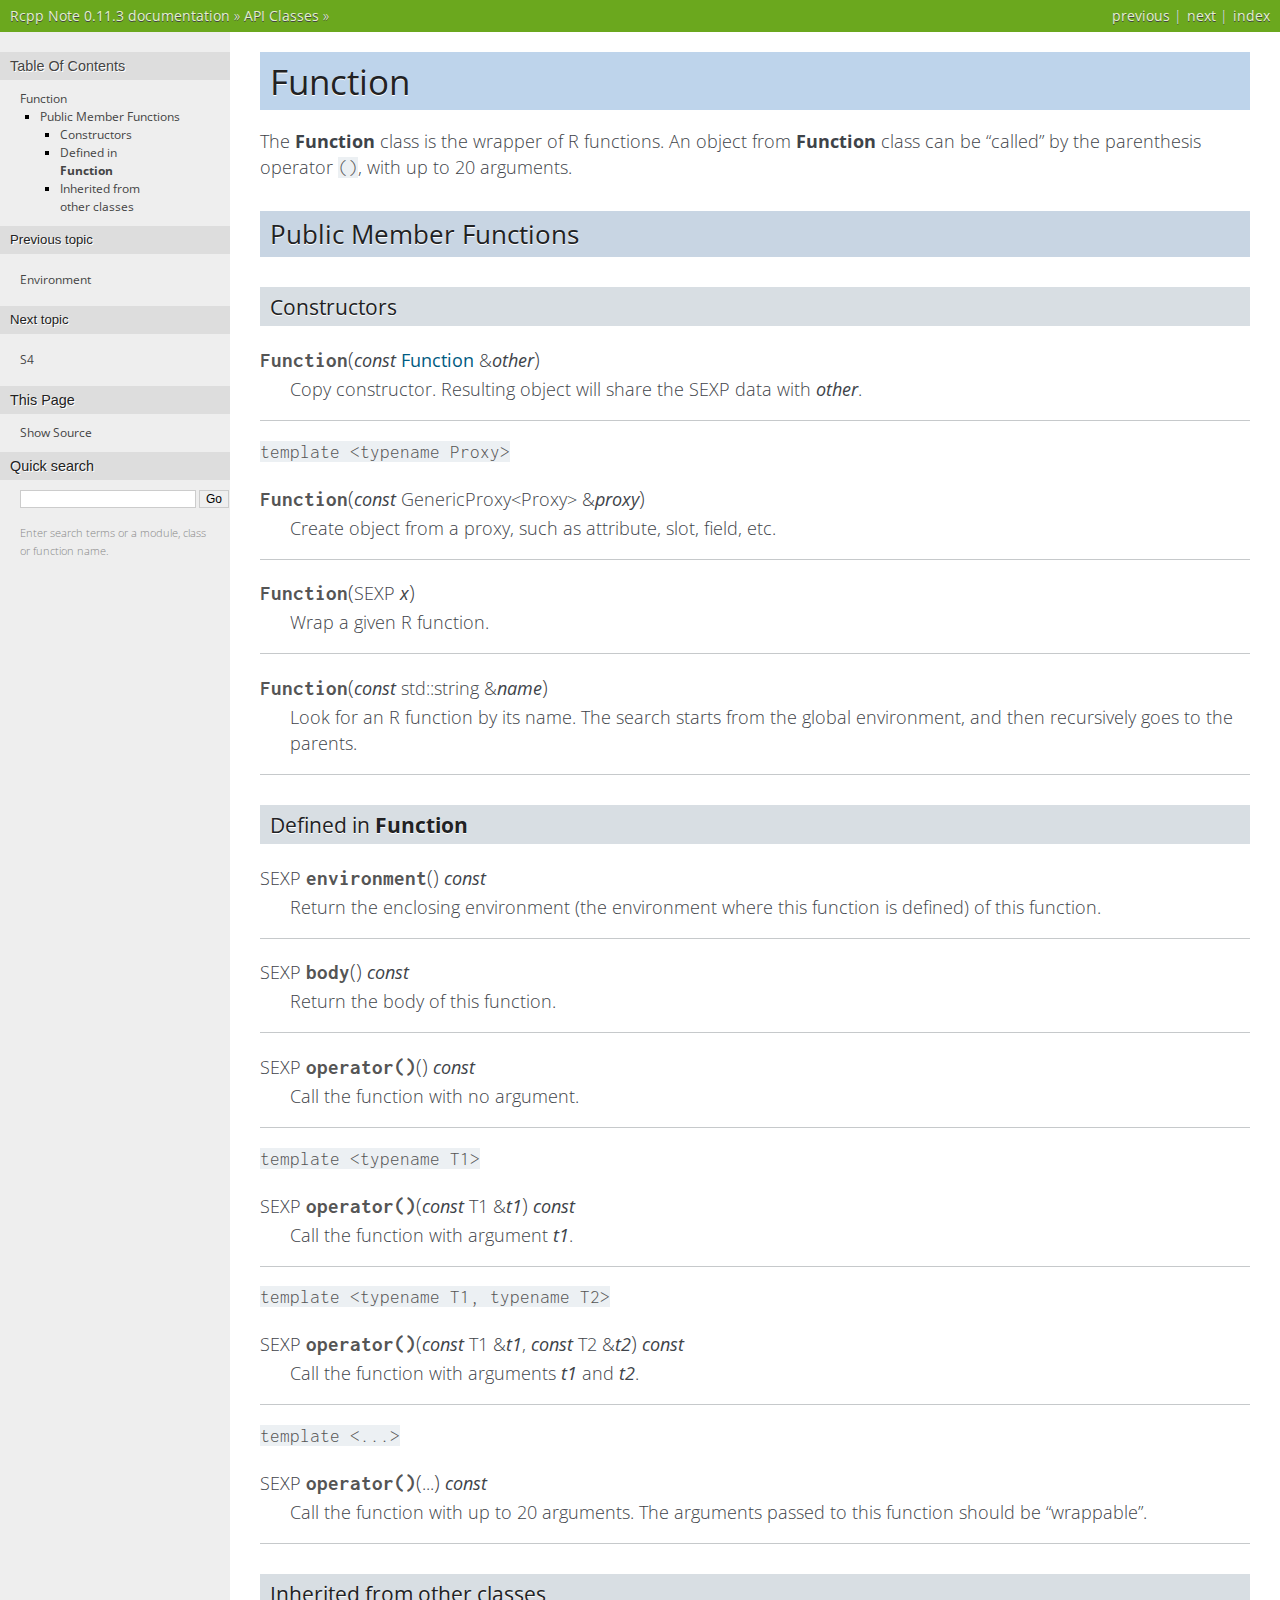
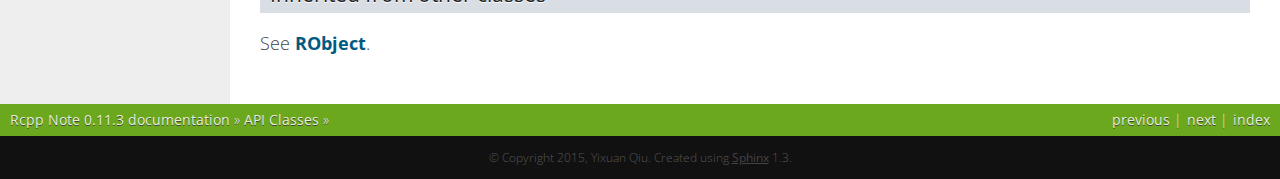
<file: api/Function.html>
<!DOCTYPE html PUBLIC "-//W3C//DTD XHTML 1.0 Transitional//EN"
  "http://www.w3.org/TR/xhtml1/DTD/xhtml1-transitional.dtd">


<html xmlns="http://www.w3.org/1999/xhtml">
  <head>
    <meta http-equiv="Content-Type" content="text/html; charset=utf-8" />
    
    <title>Function &mdash; Rcpp Note 0.11.3 documentation</title>
    
    <link rel="stylesheet" href="../static/nature.css" type="text/css" />
    <link rel="stylesheet" href="../static/pygments.css" type="text/css" />
    <link rel="stylesheet" href="../static/jquery-ui.min.css" type="text/css" />
    
    <script type="text/javascript">
      var DOCUMENTATION_OPTIONS = {
        URL_ROOT:    '../',
        VERSION:     '0.11.3',
        COLLAPSE_INDEX: false,
        FILE_SUFFIX: '.html',
        HAS_SOURCE:  true
      };
    </script>
    <script type="text/javascript" src="../static/jquery.js"></script>
    <script type="text/javascript" src="../static/underscore.js"></script>
    <script type="text/javascript" src="../static/doctools.js"></script>
    <script type="text/javascript" src="../static/jquery-ui.min.js"></script>
    <script>
      $( document ).ready(function() {
          $(".highlight-cpp").wrap("<div class='accordion-box'></div>").before("<p class='accordion-header'>Show Example</p>");
          $(".accordion-box").accordion({
            active: false,
            collapsible: true,
            header: "p.accordion-header",
            heightStyleType: "fill"
          });
      });
    </script>
    
    <script>
        (function(i,s,o,g,r,a,m){i['GoogleAnalyticsObject']=r;i[r]=i[r]||function(){
        (i[r].q=i[r].q||[]).push(arguments)},i[r].l=1*new Date();a=s.createElement(o),
        m=s.getElementsByTagName(o)[0];a.async=1;a.src=g;m.parentNode.insertBefore(a,m)
        })(window,document,'script','//www.google-analytics.com/analytics.js','ga');

        ga('create', 'UA-43536203-3', 'auto');
        ga('send', 'pageview');
    </script>
    <link rel="top" title="Rcpp Note 0.11.3 documentation" href="../index.html" />
    <link rel="up" title="API Classes" href="../apiclass.html" />
    <link rel="next" title="S4" href="S4.html" />
    <link rel="prev" title="Environment" href="Environment.html" /> 
  </head>
  <body role="document">
    <div class="related" role="navigation" aria-label="related navigation">
      <h3>Navigation</h3>
      <ul>
        <li class="right" style="margin-right: 10px">
          <a href="../genindex.html" title="General Index"
             accesskey="I">index</a></li>
        <li class="right" >
          <a href="S4.html" title="S4"
             accesskey="N">next</a> |</li>
        <li class="right" >
          <a href="Environment.html" title="Environment"
             accesskey="P">previous</a> |</li>
        <li class="nav-item nav-item-0"><a href="../index.html">Rcpp Note 0.11.3 documentation</a> &raquo;</li>
          <li class="nav-item nav-item-1"><a href="../apiclass.html" accesskey="U">API Classes</a> &raquo;</li> 
      </ul>
    </div>  

    <div class="document">
      <div class="documentwrapper">
        <div class="bodywrapper">
          <div class="body" role="main">
            
  <div class="section" id="function">
<h1>Function<a class="headerlink" href="#function" title="Permalink to this headline">¶</a></h1>
<p>The <strong>Function</strong> class is the wrapper of R functions. An object from <strong>Function</strong> class
can be &#8220;called&#8221; by the parenthesis operator <code class="docutils literal"><span class="pre">()</span></code>, with up to 20 arguments.</p>
<div class="section" id="public-member-functions">
<h2>Public Member Functions<a class="headerlink" href="#public-member-functions" title="Permalink to this headline">¶</a></h2>
<div class="section" id="constructors">
<h3>Constructors<a class="headerlink" href="#constructors" title="Permalink to this headline">¶</a></h3>
<dl class="function">
<dt id="_CPPv28FunctionRK8Function">
<span id="Function__FunctionCR"></span><code class="descclassname"></code><code class="descname">Function</code><span class="sig-paren">(</span><em class="property">const</em> <a class="reference internal" href="#_CPPv28FunctionRK8Function" title="Function">Function</a> &amp;<em>other</em><span class="sig-paren">)</span><a class="headerlink" href="#_CPPv28FunctionRK8Function" title="Permalink to this definition">¶</a></dt>
<dd><p>Copy constructor. Resulting object will share the SEXP data with <em>other</em>.</p>
</dd></dl>

<p><code class="docutils literal"><span class="pre">template</span> <span class="pre">&lt;typename</span> <span class="pre">Proxy&gt;</span></code></p>
<dl class="function">
<dt id="_CPPv28FunctionRK12GenericProxyI5ProxyE">
<span id="Function__GenericProxy:Proxy:CR"></span><code class="descclassname"></code><code class="descname">Function</code><span class="sig-paren">(</span><em class="property">const</em> GenericProxy&lt;Proxy&gt; &amp;<em>proxy</em><span class="sig-paren">)</span><a class="headerlink" href="#_CPPv28FunctionRK12GenericProxyI5ProxyE" title="Permalink to this definition">¶</a></dt>
<dd><p>Create object from a proxy, such as attribute, slot, field, etc.</p>
</dd></dl>

<dl class="function">
<dt id="_CPPv28Function4SEXP">
<span id="Function__SEXP"></span><code class="descclassname"></code><code class="descname">Function</code><span class="sig-paren">(</span>SEXP <em>x</em><span class="sig-paren">)</span><a class="headerlink" href="#_CPPv28Function4SEXP" title="Permalink to this definition">¶</a></dt>
<dd><p>Wrap a given R function.</p>
</dd></dl>

<dl class="function">
<dt id="_CPPv28FunctionRKNSt6stringE">
<span id="Function__ssCR"></span><code class="descclassname"></code><code class="descname">Function</code><span class="sig-paren">(</span><em class="property">const</em> std::string &amp;<em>name</em><span class="sig-paren">)</span><a class="headerlink" href="#_CPPv28FunctionRKNSt6stringE" title="Permalink to this definition">¶</a></dt>
<dd><p>Look for an R function by its name. The search starts from the global environment,
and then recursively goes to the parents.</p>
</dd></dl>

</div>
<div class="section" id="defined-in-function">
<h3>Defined in <strong>Function</strong><a class="headerlink" href="#defined-in-function" title="Permalink to this headline">¶</a></h3>
<dl class="function">
<dt id="_CPPv2NK11environmentEv">
<span id="environmentC"></span>SEXP <code class="descclassname"></code><code class="descname">environment</code><span class="sig-paren">(</span><span class="sig-paren">)</span> <em class="property">const</em><a class="headerlink" href="#_CPPv2NK11environmentEv" title="Permalink to this definition">¶</a></dt>
<dd><p>Return the enclosing environment (the environment where this function is defined)
of this function.</p>
</dd></dl>

<dl class="function">
<dt id="_CPPv2NK4bodyEv">
<span id="bodyC"></span>SEXP <code class="descclassname"></code><code class="descname">body</code><span class="sig-paren">(</span><span class="sig-paren">)</span> <em class="property">const</em><a class="headerlink" href="#_CPPv2NK4bodyEv" title="Permalink to this definition">¶</a></dt>
<dd><p>Return the body of this function.</p>
</dd></dl>

<dl class="function">
<dt id="_CPPv2NKclEv">
<span id="call-operatorC"></span>SEXP <code class="descclassname"></code><code class="descname">operator()</code><span class="sig-paren">(</span><span class="sig-paren">)</span> <em class="property">const</em><a class="headerlink" href="#_CPPv2NKclEv" title="Permalink to this definition">¶</a></dt>
<dd><p>Call the function with no argument.</p>
</dd></dl>

<p><code class="docutils literal"><span class="pre">template</span> <span class="pre">&lt;typename</span> <span class="pre">T1&gt;</span></code></p>
<dl class="function">
<dt id="_CPPv2NKclERK2T1">
<span id="call-operator__T1CRC"></span>SEXP <code class="descclassname"></code><code class="descname">operator()</code><span class="sig-paren">(</span><em class="property">const</em> T1 &amp;<em>t1</em><span class="sig-paren">)</span> <em class="property">const</em><a class="headerlink" href="#_CPPv2NKclERK2T1" title="Permalink to this definition">¶</a></dt>
<dd><p>Call the function with argument <em>t1</em>.</p>
</dd></dl>

<p><code class="docutils literal"><span class="pre">template</span> <span class="pre">&lt;typename</span> <span class="pre">T1,</span> <span class="pre">typename</span> <span class="pre">T2&gt;</span></code></p>
<dl class="function">
<dt id="_CPPv2NKclERK2T1RK2T2">
<span id="call-operator__T1CR.T2CRC"></span>SEXP <code class="descclassname"></code><code class="descname">operator()</code><span class="sig-paren">(</span><em class="property">const</em> T1 &amp;<em>t1</em>, <em class="property">const</em> T2 &amp;<em>t2</em><span class="sig-paren">)</span> <em class="property">const</em><a class="headerlink" href="#_CPPv2NKclERK2T1RK2T2" title="Permalink to this definition">¶</a></dt>
<dd><p>Call the function with arguments <em>t1</em> and <em>t2</em>.</p>
</dd></dl>

<p><code class="docutils literal"><span class="pre">template</span> <span class="pre">&lt;...&gt;</span></code></p>
<dl class="function">
<dt id="_CPPv2NKclEz">
<span id="call-operator__zC"></span>SEXP <code class="descclassname"></code><code class="descname">operator()</code><span class="sig-paren">(</span>...<span class="sig-paren">)</span> <em class="property">const</em><a class="headerlink" href="#_CPPv2NKclEz" title="Permalink to this definition">¶</a></dt>
<dd><p>Call the function with up to 20 arguments. The arguments passed to this function
should be &#8220;wrappable&#8221;.</p>
</dd></dl>

</div>
<div class="section" id="inherited-from-other-classes">
<h3>Inherited from other classes<a class="headerlink" href="#inherited-from-other-classes" title="Permalink to this headline">¶</a></h3>
<p>See <a class="reference internal" href="RObject.html"><em>RObject</em></a>.</p>
</div>
</div>
</div>


          </div>
        </div>
      </div>
      <div class="sphinxsidebar" role="navigation" aria-label="main navigation">
        <div class="sphinxsidebarwrapper">
  <h3><a href="../index.html">Table Of Contents</a></h3>
  <ul>
<li><a class="reference internal" href="#">Function</a><ul>
<li><a class="reference internal" href="#public-member-functions">Public Member Functions</a><ul>
<li><a class="reference internal" href="#constructors">Constructors</a></li>
<li><a class="reference internal" href="#defined-in-function">Defined in <strong>Function</strong></a></li>
<li><a class="reference internal" href="#inherited-from-other-classes">Inherited from other classes</a></li>
</ul>
</li>
</ul>
</li>
</ul>

  <h4>Previous topic</h4>
  <p class="topless"><a href="Environment.html"
                        title="previous chapter">Environment</a></p>
  <h4>Next topic</h4>
  <p class="topless"><a href="S4.html"
                        title="next chapter">S4</a></p>
  <div role="note" aria-label="source link">
    <h3>This Page</h3>
    <ul class="this-page-menu">
      <li><a href="../sources/api/Function.txt"
            rel="nofollow">Show Source</a></li>
    </ul>
   </div>
<div id="searchbox" style="display: none" role="search">
  <h3>Quick search</h3>
    <form class="search" action="../search.html" method="get">
      <input type="text" name="q" />
      <input type="submit" value="Go" />
      <input type="hidden" name="check_keywords" value="yes" />
      <input type="hidden" name="area" value="default" />
    </form>
    <p class="searchtip" style="font-size: 90%">
    Enter search terms or a module, class or function name.
    </p>
</div>
<script type="text/javascript">$('#searchbox').show(0);</script>
        </div>
      </div>
      <div class="clearer"></div>
    </div>
    <div class="related" role="navigation" aria-label="related navigation">
      <h3>Navigation</h3>
      <ul>
        <li class="right" style="margin-right: 10px">
          <a href="../genindex.html" title="General Index"
             >index</a></li>
        <li class="right" >
          <a href="S4.html" title="S4"
             >next</a> |</li>
        <li class="right" >
          <a href="Environment.html" title="Environment"
             >previous</a> |</li>
        <li class="nav-item nav-item-0"><a href="../index.html">Rcpp Note 0.11.3 documentation</a> &raquo;</li>
          <li class="nav-item nav-item-1"><a href="../apiclass.html" >API Classes</a> &raquo;</li> 
      </ul>
    </div>
    <div class="footer" role="contentinfo">
        &copy; Copyright 2015, Yixuan Qiu.
      Created using <a href="http://sphinx-doc.org/">Sphinx</a> 1.3.
    </div>
  </body>
</html>
</file>
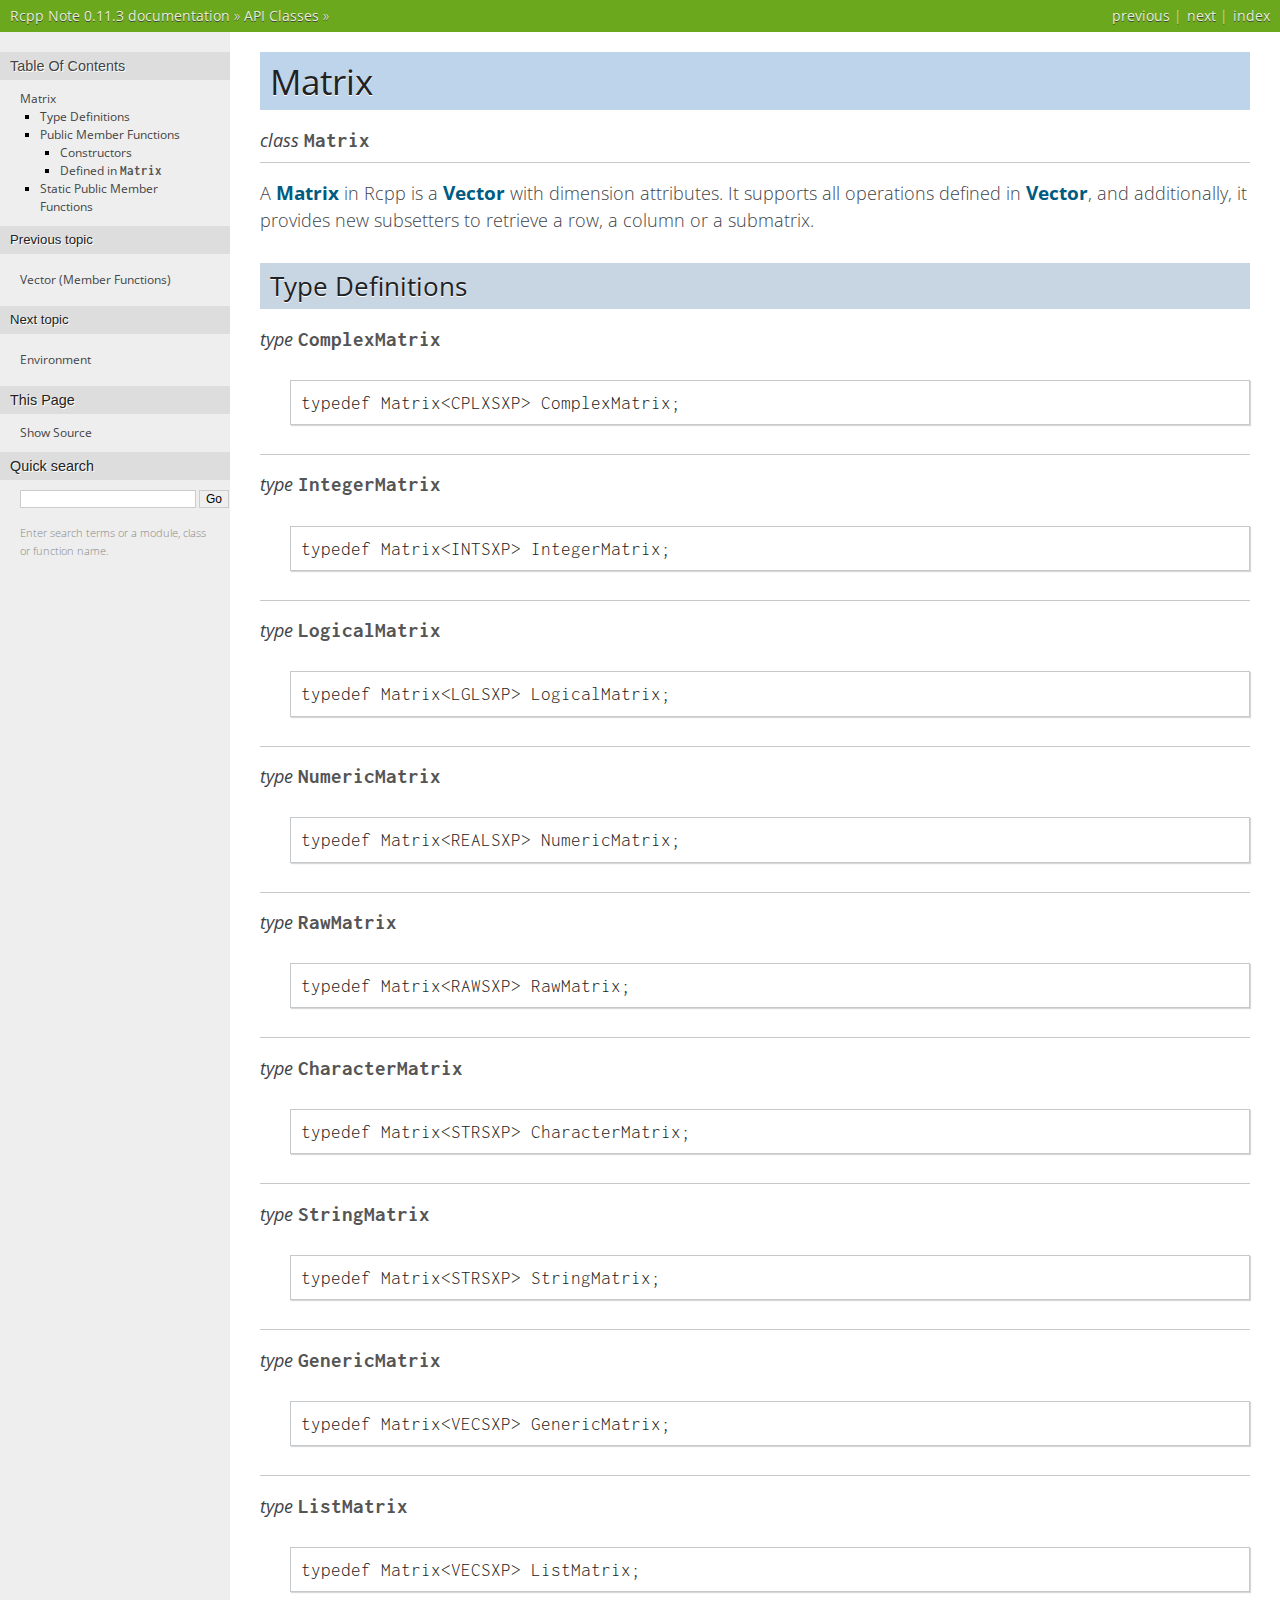
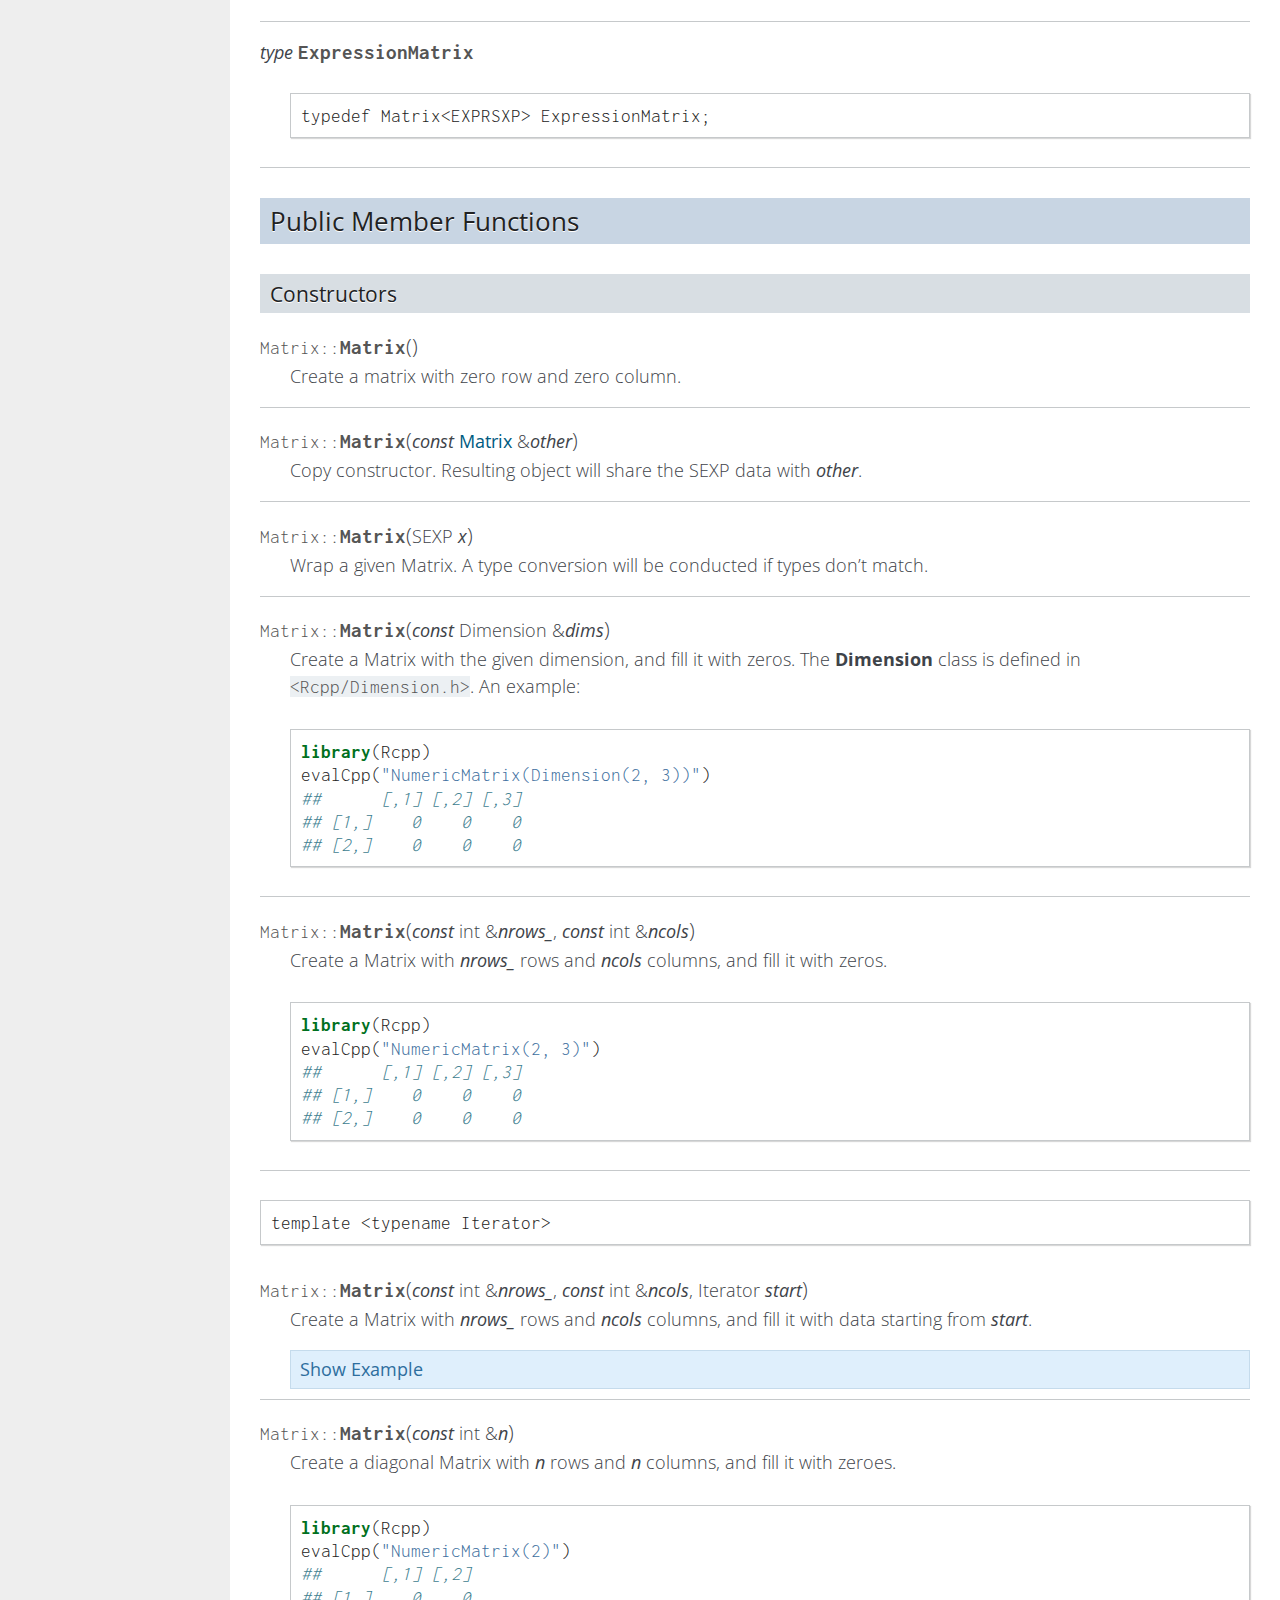
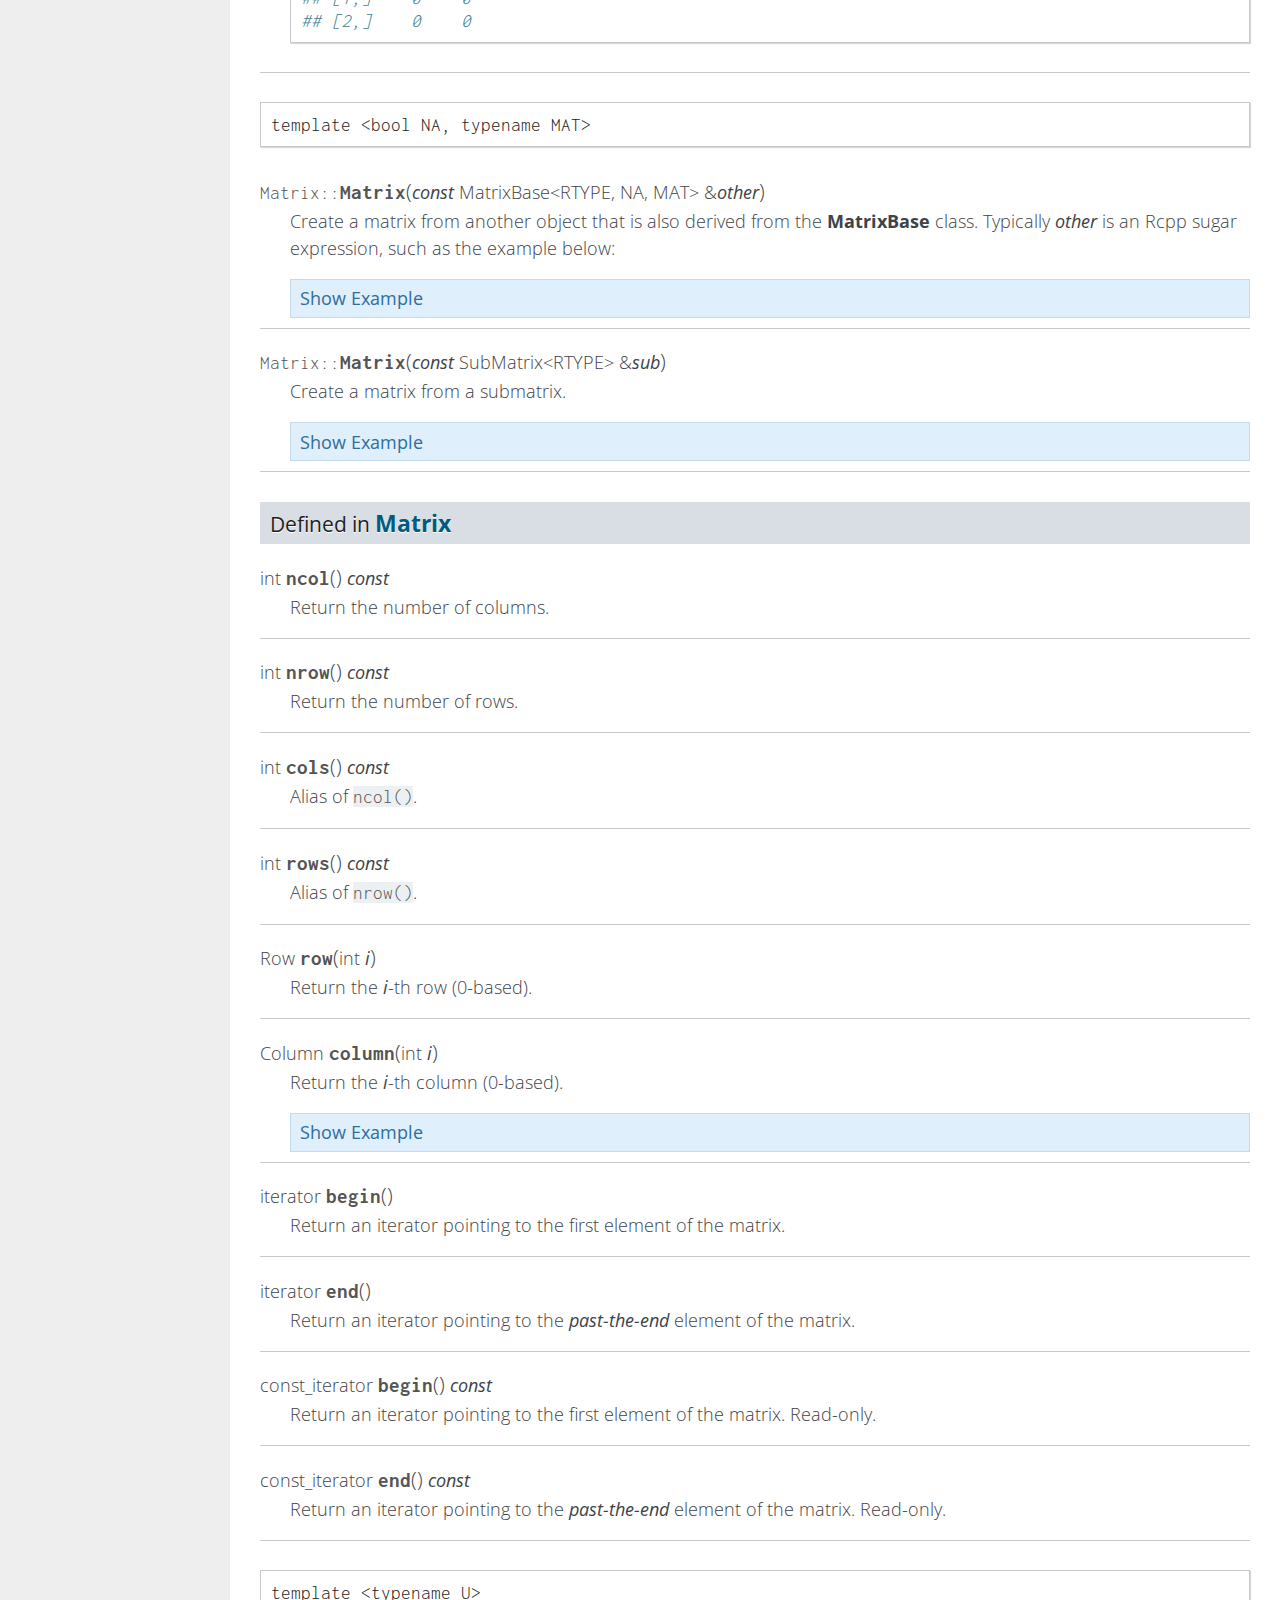
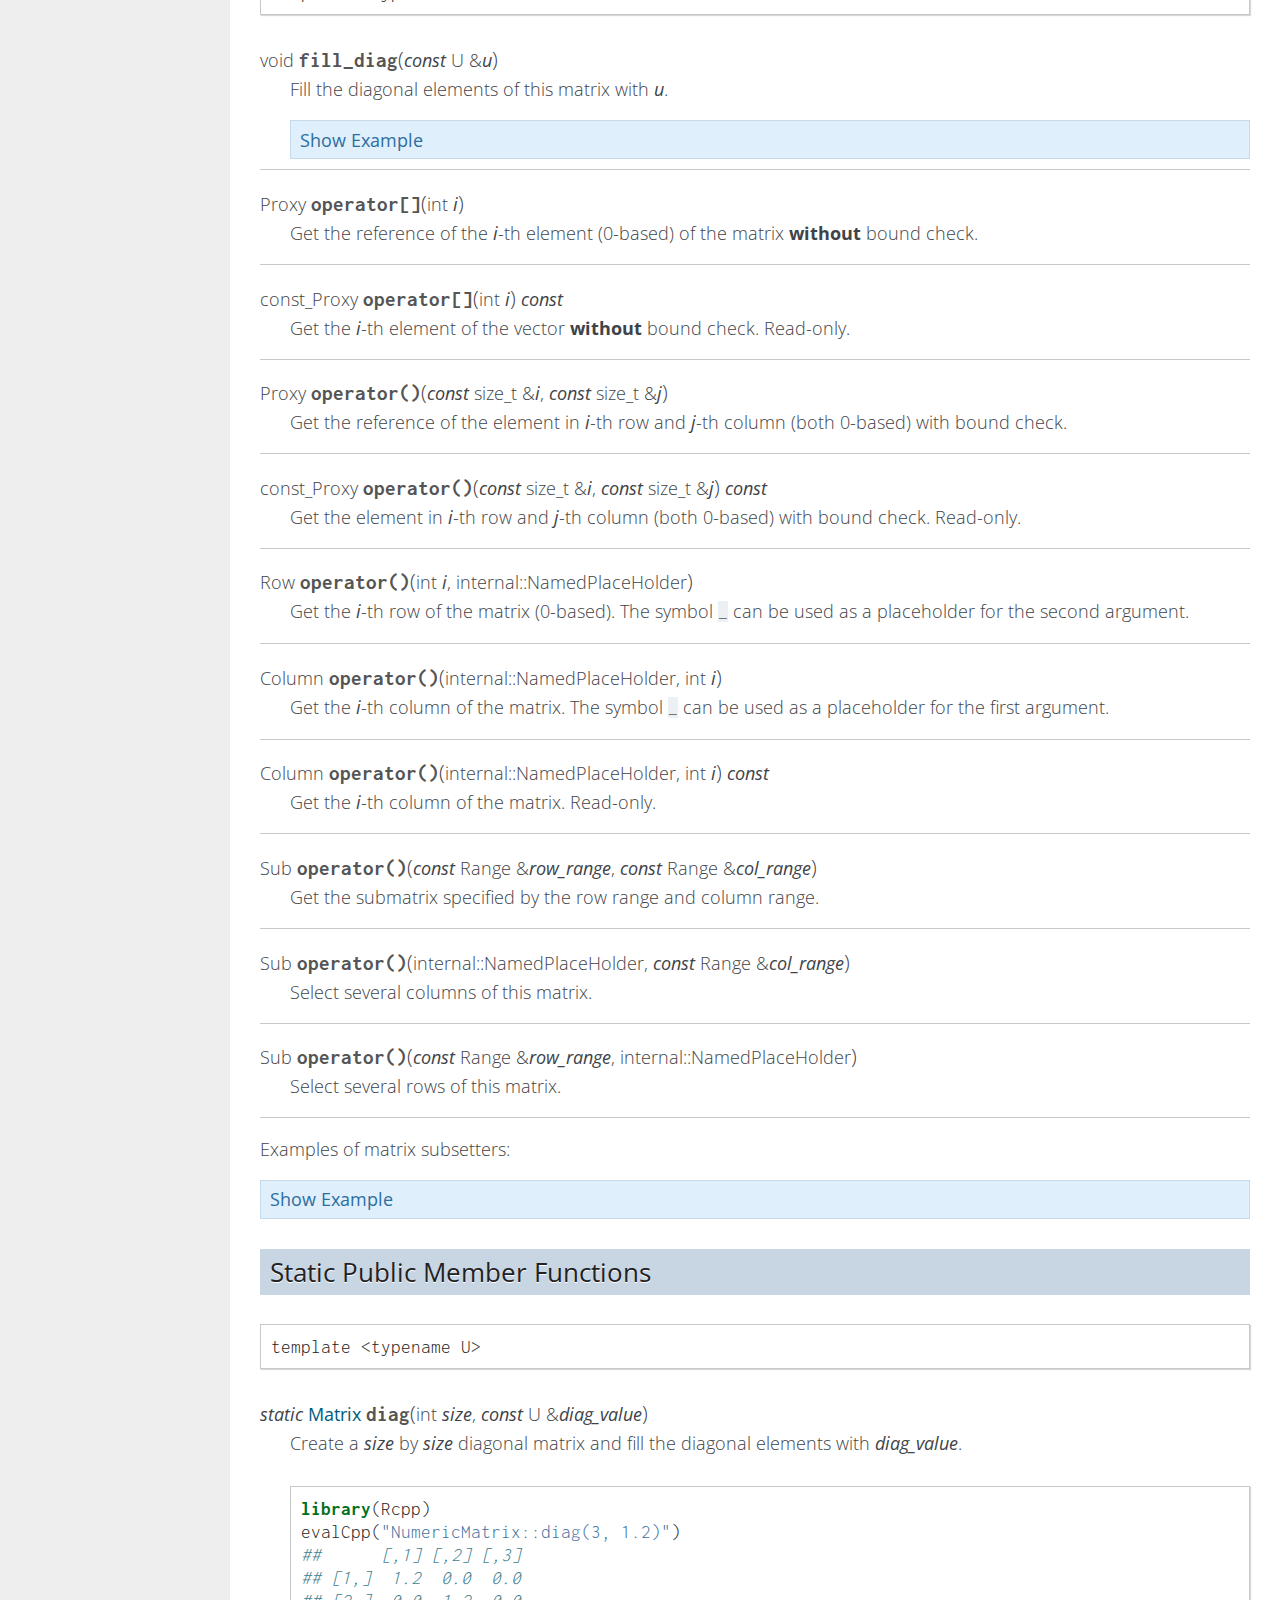
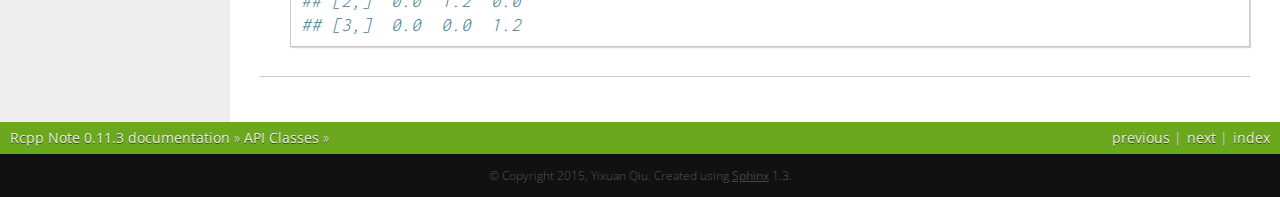
<file: api/Matrix.html>
<!DOCTYPE html PUBLIC "-//W3C//DTD XHTML 1.0 Transitional//EN"
  "http://www.w3.org/TR/xhtml1/DTD/xhtml1-transitional.dtd">


<html xmlns="http://www.w3.org/1999/xhtml">
  <head>
    <meta http-equiv="Content-Type" content="text/html; charset=utf-8" />
    
    <title>Matrix &mdash; Rcpp Note 0.11.3 documentation</title>
    
    <link rel="stylesheet" href="../static/nature.css" type="text/css" />
    <link rel="stylesheet" href="../static/pygments.css" type="text/css" />
    <link rel="stylesheet" href="../static/jquery-ui.min.css" type="text/css" />
    
    <script type="text/javascript">
      var DOCUMENTATION_OPTIONS = {
        URL_ROOT:    '../',
        VERSION:     '0.11.3',
        COLLAPSE_INDEX: false,
        FILE_SUFFIX: '.html',
        HAS_SOURCE:  true
      };
    </script>
    <script type="text/javascript" src="../static/jquery.js"></script>
    <script type="text/javascript" src="../static/underscore.js"></script>
    <script type="text/javascript" src="../static/doctools.js"></script>
    <script type="text/javascript" src="../static/jquery-ui.min.js"></script>
    <script>
      $( document ).ready(function() {
          $(".highlight-cpp").wrap("<div class='accordion-box'></div>").before("<p class='accordion-header'>Show Example</p>");
          $(".accordion-box").accordion({
            active: false,
            collapsible: true,
            header: "p.accordion-header",
            heightStyleType: "fill"
          });
      });
    </script>
    
    <script>
        (function(i,s,o,g,r,a,m){i['GoogleAnalyticsObject']=r;i[r]=i[r]||function(){
        (i[r].q=i[r].q||[]).push(arguments)},i[r].l=1*new Date();a=s.createElement(o),
        m=s.getElementsByTagName(o)[0];a.async=1;a.src=g;m.parentNode.insertBefore(a,m)
        })(window,document,'script','//www.google-analytics.com/analytics.js','ga');

        ga('create', 'UA-43536203-3', 'auto');
        ga('send', 'pageview');
    </script>
    <link rel="top" title="Rcpp Note 0.11.3 documentation" href="../index.html" />
    <link rel="up" title="API Classes" href="../apiclass.html" />
    <link rel="next" title="Environment" href="Environment.html" />
    <link rel="prev" title="Vector (Member Functions)" href="Vector_funs.html" /> 
  </head>
  <body role="document">
    <div class="related" role="navigation" aria-label="related navigation">
      <h3>Navigation</h3>
      <ul>
        <li class="right" style="margin-right: 10px">
          <a href="../genindex.html" title="General Index"
             accesskey="I">index</a></li>
        <li class="right" >
          <a href="Environment.html" title="Environment"
             accesskey="N">next</a> |</li>
        <li class="right" >
          <a href="Vector_funs.html" title="Vector (Member Functions)"
             accesskey="P">previous</a> |</li>
        <li class="nav-item nav-item-0"><a href="../index.html">Rcpp Note 0.11.3 documentation</a> &raquo;</li>
          <li class="nav-item nav-item-1"><a href="../apiclass.html" accesskey="U">API Classes</a> &raquo;</li> 
      </ul>
    </div>  

    <div class="document">
      <div class="documentwrapper">
        <div class="bodywrapper">
          <div class="body" role="main">
            
  <div class="section" id="matrix">
<h1>Matrix<a class="headerlink" href="#matrix" title="Permalink to this headline">¶</a></h1>
<dl class="class">
<dt id="_CPPv26Matrix">
<span id="Matrix"></span><em class="property">class </em><code class="descclassname"></code><code class="descname">Matrix</code><a class="headerlink" href="#_CPPv26Matrix" title="Permalink to this definition">¶</a></dt>
<dd></dd></dl>

<p>A <a class="reference internal" href="#_CPPv26Matrix" title="Matrix"><code class="xref cpp cpp-class docutils literal"><span class="pre">Matrix</span></code></a> in Rcpp is a <a class="reference internal" href="Vector_ctor.html#_CPPv26Vector" title="Vector"><code class="xref cpp cpp-class docutils literal"><span class="pre">Vector</span></code></a> with dimension attributes.
It supports all operations defined in <a class="reference internal" href="Vector_ctor.html#_CPPv26Vector" title="Vector"><code class="xref cpp cpp-class docutils literal"><span class="pre">Vector</span></code></a>, and additionally,
it provides new subsetters to retrieve a row, a column or a submatrix.</p>
<div class="section" id="type-definitions">
<h2>Type Definitions<a class="headerlink" href="#type-definitions" title="Permalink to this headline">¶</a></h2>
<dl class="type">
<dt id="_CPPv213ComplexMatrix">
<span id="ComplexMatrix"></span><em class="property">type </em><code class="descclassname"></code><code class="descname">ComplexMatrix</code><a class="headerlink" href="#_CPPv213ComplexMatrix" title="Permalink to this definition">¶</a></dt>
<dd><div class="highlight-python"><div class="highlight"><pre>typedef Matrix&lt;CPLXSXP&gt; ComplexMatrix;
</pre></div>
</div>
</dd></dl>

<dl class="type">
<dt id="_CPPv213IntegerMatrix">
<span id="IntegerMatrix"></span><em class="property">type </em><code class="descclassname"></code><code class="descname">IntegerMatrix</code><a class="headerlink" href="#_CPPv213IntegerMatrix" title="Permalink to this definition">¶</a></dt>
<dd><div class="highlight-python"><div class="highlight"><pre>typedef Matrix&lt;INTSXP&gt; IntegerMatrix;
</pre></div>
</div>
</dd></dl>

<dl class="type">
<dt id="_CPPv213LogicalMatrix">
<span id="LogicalMatrix"></span><em class="property">type </em><code class="descclassname"></code><code class="descname">LogicalMatrix</code><a class="headerlink" href="#_CPPv213LogicalMatrix" title="Permalink to this definition">¶</a></dt>
<dd><div class="highlight-python"><div class="highlight"><pre>typedef Matrix&lt;LGLSXP&gt; LogicalMatrix;
</pre></div>
</div>
</dd></dl>

<dl class="type">
<dt id="_CPPv213NumericMatrix">
<span id="NumericMatrix"></span><em class="property">type </em><code class="descclassname"></code><code class="descname">NumericMatrix</code><a class="headerlink" href="#_CPPv213NumericMatrix" title="Permalink to this definition">¶</a></dt>
<dd><div class="highlight-python"><div class="highlight"><pre>typedef Matrix&lt;REALSXP&gt; NumericMatrix;
</pre></div>
</div>
</dd></dl>

<dl class="type">
<dt id="_CPPv29RawMatrix">
<span id="RawMatrix"></span><em class="property">type </em><code class="descclassname"></code><code class="descname">RawMatrix</code><a class="headerlink" href="#_CPPv29RawMatrix" title="Permalink to this definition">¶</a></dt>
<dd><div class="highlight-python"><div class="highlight"><pre>typedef Matrix&lt;RAWSXP&gt; RawMatrix;
</pre></div>
</div>
</dd></dl>

<dl class="type">
<dt id="_CPPv215CharacterMatrix">
<span id="CharacterMatrix"></span><em class="property">type </em><code class="descclassname"></code><code class="descname">CharacterMatrix</code><a class="headerlink" href="#_CPPv215CharacterMatrix" title="Permalink to this definition">¶</a></dt>
<dd><div class="highlight-python"><div class="highlight"><pre>typedef Matrix&lt;STRSXP&gt; CharacterMatrix;
</pre></div>
</div>
</dd></dl>

<dl class="type">
<dt id="_CPPv212StringMatrix">
<span id="StringMatrix"></span><em class="property">type </em><code class="descclassname"></code><code class="descname">StringMatrix</code><a class="headerlink" href="#_CPPv212StringMatrix" title="Permalink to this definition">¶</a></dt>
<dd><div class="highlight-python"><div class="highlight"><pre>typedef Matrix&lt;STRSXP&gt; StringMatrix;
</pre></div>
</div>
</dd></dl>

<dl class="type">
<dt id="_CPPv213GenericMatrix">
<span id="GenericMatrix"></span><em class="property">type </em><code class="descclassname"></code><code class="descname">GenericMatrix</code><a class="headerlink" href="#_CPPv213GenericMatrix" title="Permalink to this definition">¶</a></dt>
<dd><div class="highlight-python"><div class="highlight"><pre>typedef Matrix&lt;VECSXP&gt; GenericMatrix;
</pre></div>
</div>
</dd></dl>

<dl class="type">
<dt id="_CPPv210ListMatrix">
<span id="ListMatrix"></span><em class="property">type </em><code class="descclassname"></code><code class="descname">ListMatrix</code><a class="headerlink" href="#_CPPv210ListMatrix" title="Permalink to this definition">¶</a></dt>
<dd><div class="highlight-python"><div class="highlight"><pre>typedef Matrix&lt;VECSXP&gt; ListMatrix;
</pre></div>
</div>
</dd></dl>

<dl class="type">
<dt id="_CPPv216ExpressionMatrix">
<span id="ExpressionMatrix"></span><em class="property">type </em><code class="descclassname"></code><code class="descname">ExpressionMatrix</code><a class="headerlink" href="#_CPPv216ExpressionMatrix" title="Permalink to this definition">¶</a></dt>
<dd><div class="highlight-python"><div class="highlight"><pre>typedef Matrix&lt;EXPRSXP&gt; ExpressionMatrix;
</pre></div>
</div>
</dd></dl>

</div>
<div class="section" id="public-member-functions">
<h2>Public Member Functions<a class="headerlink" href="#public-member-functions" title="Permalink to this headline">¶</a></h2>
<div class="section" id="constructors">
<h3>Constructors<a class="headerlink" href="#constructors" title="Permalink to this headline">¶</a></h3>
<dl class="function">
<dt id="_CPPv2N6Matrix6MatrixEv">
<span id="Matrix::Matrix"></span><code class="descclassname">Matrix::</code><code class="descname">Matrix</code><span class="sig-paren">(</span><span class="sig-paren">)</span><a class="headerlink" href="#_CPPv2N6Matrix6MatrixEv" title="Permalink to this definition">¶</a></dt>
<dd><p>Create a matrix with zero row and zero column.</p>
</dd></dl>

<dl class="function">
<dt id="_CPPv2N6Matrix6MatrixERK6Matrix">
<span id="Matrix::Matrix__MatrixCR"></span><code class="descclassname">Matrix::</code><code class="descname">Matrix</code><span class="sig-paren">(</span><em class="property">const</em> <a class="reference internal" href="#_CPPv2N6Matrix6MatrixEv" title="Matrix::Matrix">Matrix</a> &amp;<em>other</em><span class="sig-paren">)</span><a class="headerlink" href="#_CPPv2N6Matrix6MatrixERK6Matrix" title="Permalink to this definition">¶</a></dt>
<dd><p>Copy constructor. Resulting object will share the SEXP data with <em>other</em>.</p>
</dd></dl>

<dl class="function">
<dt id="_CPPv2N6Matrix6MatrixE4SEXP">
<span id="Matrix::Matrix__SEXP"></span><code class="descclassname">Matrix::</code><code class="descname">Matrix</code><span class="sig-paren">(</span>SEXP <em>x</em><span class="sig-paren">)</span><a class="headerlink" href="#_CPPv2N6Matrix6MatrixE4SEXP" title="Permalink to this definition">¶</a></dt>
<dd><p>Wrap a given Matrix. A type conversion will be conducted if types don&#8217;t match.</p>
</dd></dl>

<dl class="function">
<dt id="_CPPv2N6Matrix6MatrixERK9Dimension">
<span id="Matrix::Matrix__DimensionCR"></span><code class="descclassname">Matrix::</code><code class="descname">Matrix</code><span class="sig-paren">(</span><em class="property">const</em> Dimension &amp;<em>dims</em><span class="sig-paren">)</span><a class="headerlink" href="#_CPPv2N6Matrix6MatrixERK9Dimension" title="Permalink to this definition">¶</a></dt>
<dd><p>Create a Matrix with the given dimension, and fill it with zeros. The <strong>Dimension</strong>
class is defined in <code class="docutils literal"><span class="pre">&lt;Rcpp/Dimension.h&gt;</span></code>. An example:</p>
<div class="highlight-r"><div class="highlight"><pre><span class="kn">library</span><span class="p">(</span>Rcpp<span class="p">)</span>
evalCpp<span class="p">(</span><span class="s">&quot;NumericMatrix(Dimension(2, 3))&quot;</span><span class="p">)</span>
<span class="c1">##      [,1] [,2] [,3]</span>
<span class="c1">## [1,]    0    0    0</span>
<span class="c1">## [2,]    0    0    0</span>
</pre></div>
</div>
</dd></dl>

<dl class="function">
<dt id="_CPPv2N6Matrix6MatrixERKiRKi">
<span id="Matrix::Matrix__iCR.iCR"></span><code class="descclassname">Matrix::</code><code class="descname">Matrix</code><span class="sig-paren">(</span><em class="property">const</em> int &amp;<em>nrows_</em>, <em class="property">const</em> int &amp;<em>ncols</em><span class="sig-paren">)</span><a class="headerlink" href="#_CPPv2N6Matrix6MatrixERKiRKi" title="Permalink to this definition">¶</a></dt>
<dd><p>Create a Matrix with <em>nrows_</em> rows and <em>ncols</em> columns, and fill it with zeros.</p>
<div class="highlight-r"><div class="highlight"><pre><span class="kn">library</span><span class="p">(</span>Rcpp<span class="p">)</span>
evalCpp<span class="p">(</span><span class="s">&quot;NumericMatrix(2, 3)&quot;</span><span class="p">)</span>
<span class="c1">##      [,1] [,2] [,3]</span>
<span class="c1">## [1,]    0    0    0</span>
<span class="c1">## [2,]    0    0    0</span>
</pre></div>
</div>
</dd></dl>

<div class="highlight-python"><div class="highlight"><pre>template &lt;typename Iterator&gt;
</pre></div>
</div>
<dl class="function">
<dt id="_CPPv2N6Matrix6MatrixERKiRKi8Iterator">
<span id="Matrix::Matrix__iCR.iCR.Iterator"></span><code class="descclassname">Matrix::</code><code class="descname">Matrix</code><span class="sig-paren">(</span><em class="property">const</em> int &amp;<em>nrows_</em>, <em class="property">const</em> int &amp;<em>ncols</em>, Iterator <em>start</em><span class="sig-paren">)</span><a class="headerlink" href="#_CPPv2N6Matrix6MatrixERKiRKi8Iterator" title="Permalink to this definition">¶</a></dt>
<dd><p>Create a Matrix with <em>nrows_</em> rows and <em>ncols</em> columns, and fill it with data starting from <em>start</em>.</p>
<div class="highlight-cpp"><div class="highlight"><pre><span class="cp">#include &lt;Rcpp.h&gt;</span>
<span class="k">using</span> <span class="k">namespace</span> <span class="n">Rcpp</span><span class="p">;</span>

<span class="c1">// [[Rcpp::export]]</span>
<span class="n">RObject</span> <span class="nf">ex_Matrix_data</span><span class="p">()</span>
<span class="p">{</span>
    <span class="kt">double</span> <span class="n">src</span><span class="p">[]</span> <span class="o">=</span> <span class="p">{</span><span class="mi">1</span><span class="p">,</span> <span class="mi">2</span><span class="p">,</span> <span class="mi">3</span><span class="p">,</span> <span class="mi">4</span><span class="p">,</span> <span class="mi">5</span><span class="p">,</span> <span class="mi">6</span><span class="p">};</span>
    <span class="k">return</span> <span class="n">NumericMatrix</span><span class="p">(</span><span class="mi">2</span><span class="p">,</span> <span class="mi">2</span><span class="p">,</span> <span class="n">src</span><span class="p">);</span>
<span class="p">}</span>

<span class="cm">/*** R</span>

<span class="cm">ex_Matrix_data()</span>
<span class="cm">##      [,1] [,2]</span>
<span class="cm">## [1,]    1    3</span>
<span class="cm">## [2,]    2    4</span>

<span class="cm">*/</span>
</pre></div>
</div>
</dd></dl>

<dl class="function">
<dt id="_CPPv2N6Matrix6MatrixERKi">
<span id="Matrix::Matrix__iCR"></span><code class="descclassname">Matrix::</code><code class="descname">Matrix</code><span class="sig-paren">(</span><em class="property">const</em> int &amp;<em>n</em><span class="sig-paren">)</span><a class="headerlink" href="#_CPPv2N6Matrix6MatrixERKi" title="Permalink to this definition">¶</a></dt>
<dd><p>Create a diagonal Matrix with <em>n</em> rows and <em>n</em> columns, and fill it with zeroes.</p>
<div class="highlight-r"><div class="highlight"><pre><span class="kn">library</span><span class="p">(</span>Rcpp<span class="p">)</span>
evalCpp<span class="p">(</span><span class="s">&quot;NumericMatrix(2)&quot;</span><span class="p">)</span>
<span class="c1">##      [,1] [,2]</span>
<span class="c1">## [1,]    0    0</span>
<span class="c1">## [2,]    0    0</span>
</pre></div>
</div>
</dd></dl>

<div class="highlight-python"><div class="highlight"><pre>template &lt;bool NA, typename MAT&gt;
</pre></div>
</div>
<dl class="function">
<dt id="_CPPv2N6Matrix6MatrixERK10MatrixBaseI5RTYPE2NA3MATE">
<span id="Matrix::Matrix__MatrixBase:RTYPE.NA.MAT:CR"></span><code class="descclassname">Matrix::</code><code class="descname">Matrix</code><span class="sig-paren">(</span><em class="property">const</em> MatrixBase&lt;RTYPE, NA, MAT&gt; &amp;<em>other</em><span class="sig-paren">)</span><a class="headerlink" href="#_CPPv2N6Matrix6MatrixERK10MatrixBaseI5RTYPE2NA3MATE" title="Permalink to this definition">¶</a></dt>
<dd><p>Create a matrix from another object that is also derived from the <strong>MatrixBase</strong> class.
Typically <em>other</em> is an Rcpp sugar expression, such as the example below:</p>
<div class="highlight-cpp"><div class="highlight"><pre><span class="cp">#include &lt;Rcpp.h&gt;</span>
<span class="k">using</span> <span class="k">namespace</span> <span class="n">Rcpp</span><span class="p">;</span>

<span class="c1">// [[Rcpp::export]]</span>
<span class="n">RObject</span> <span class="nf">ex_Matrix_fromsugar</span><span class="p">()</span>
<span class="p">{</span>
    <span class="n">NumericMatrix</span> <span class="n">x</span><span class="p">(</span><span class="mi">3</span><span class="p">);</span>
    <span class="n">IntegerMatrix</span> <span class="n">y</span> <span class="o">=</span> <span class="n">col</span><span class="p">(</span><span class="n">x</span><span class="p">);</span> <span class="c1">// rhs is a sugar expression</span>
    <span class="k">return</span> <span class="n">y</span><span class="p">;</span>
<span class="p">}</span>

<span class="cm">/*** R</span>

<span class="cm">ex_Matrix_fromsugar()</span>
<span class="cm">##      [,1] [,2] [,3]</span>
<span class="cm">## [1,]    1    2    3</span>
<span class="cm">## [2,]    1    2    3</span>
<span class="cm">## [3,]    1    2    3</span>

<span class="cm">*/</span>
</pre></div>
</div>
</dd></dl>

<dl class="function">
<dt id="_CPPv2N6Matrix6MatrixERK9SubMatrixI5RTYPEE">
<span id="Matrix::Matrix__SubMatrix:RTYPE:CR"></span><code class="descclassname">Matrix::</code><code class="descname">Matrix</code><span class="sig-paren">(</span><em class="property">const</em> SubMatrix&lt;RTYPE&gt; &amp;<em>sub</em><span class="sig-paren">)</span><a class="headerlink" href="#_CPPv2N6Matrix6MatrixERK9SubMatrixI5RTYPEE" title="Permalink to this definition">¶</a></dt>
<dd><p>Create a matrix from a submatrix.</p>
<div class="highlight-cpp"><div class="highlight"><pre><span class="cp">#include &lt;Rcpp.h&gt;</span>
<span class="k">using</span> <span class="k">namespace</span> <span class="n">Rcpp</span><span class="p">;</span>

<span class="c1">// [[Rcpp::export]]</span>
<span class="n">RObject</span> <span class="nf">ex_Matrix_fromsub</span><span class="p">(</span><span class="n">NumericMatrix</span> <span class="n">x</span><span class="p">,</span> <span class="kt">int</span> <span class="n">n</span><span class="p">)</span>
<span class="p">{</span>
    <span class="n">NumericMatrix</span><span class="o">::</span><span class="n">Sub</span> <span class="n">sub</span> <span class="o">=</span> <span class="n">x</span><span class="p">(</span><span class="n">Range</span><span class="p">(</span><span class="mi">0</span><span class="p">,</span> <span class="n">n</span> <span class="o">-</span> <span class="mi">1</span><span class="p">),</span> <span class="n">Range</span><span class="p">(</span><span class="mi">0</span><span class="p">,</span> <span class="n">n</span> <span class="o">-</span> <span class="mi">1</span><span class="p">));</span>
    <span class="n">NumericMatrix</span> <span class="n">res</span><span class="p">(</span><span class="n">sub</span><span class="p">);</span>
    <span class="k">return</span> <span class="n">res</span><span class="p">;</span>
<span class="p">}</span>

<span class="cm">/*** R</span>

<span class="cm">x = matrix(as.numeric(1:9), 3, 3)</span>
<span class="cm">ex_Matrix_fromsub(x, 2);</span>
<span class="cm">##      [,1] [,2]</span>
<span class="cm">## [1,]    1    4</span>
<span class="cm">## [2,]    2    5</span>

<span class="cm">*/</span>
</pre></div>
</div>
</dd></dl>

</div>
<div class="section" id="defined-in-matrix">
<h3>Defined in <a class="reference internal" href="#_CPPv26Matrix" title="Matrix"><code class="xref cpp cpp-class docutils literal"><span class="pre">Matrix</span></code></a><a class="headerlink" href="#defined-in-matrix" title="Permalink to this headline">¶</a></h3>
<dl class="function">
<dt id="_CPPv2NK4ncolEv">
<span id="ncolC"></span>int <code class="descclassname"></code><code class="descname">ncol</code><span class="sig-paren">(</span><span class="sig-paren">)</span> <em class="property">const</em><a class="headerlink" href="#_CPPv2NK4ncolEv" title="Permalink to this definition">¶</a></dt>
<dd><p>Return the number of columns.</p>
</dd></dl>

<dl class="function">
<dt id="_CPPv2NK4nrowEv">
<span id="nrowC"></span>int <code class="descclassname"></code><code class="descname">nrow</code><span class="sig-paren">(</span><span class="sig-paren">)</span> <em class="property">const</em><a class="headerlink" href="#_CPPv2NK4nrowEv" title="Permalink to this definition">¶</a></dt>
<dd><p>Return the number of rows.</p>
</dd></dl>

<dl class="function">
<dt id="_CPPv2NK4colsEv">
<span id="colsC"></span>int <code class="descclassname"></code><code class="descname">cols</code><span class="sig-paren">(</span><span class="sig-paren">)</span> <em class="property">const</em><a class="headerlink" href="#_CPPv2NK4colsEv" title="Permalink to this definition">¶</a></dt>
<dd><p>Alias of <code class="docutils literal"><span class="pre">ncol()</span></code>.</p>
</dd></dl>

<dl class="function">
<dt id="_CPPv2NK4rowsEv">
<span id="rowsC"></span>int <code class="descclassname"></code><code class="descname">rows</code><span class="sig-paren">(</span><span class="sig-paren">)</span> <em class="property">const</em><a class="headerlink" href="#_CPPv2NK4rowsEv" title="Permalink to this definition">¶</a></dt>
<dd><p>Alias of <code class="docutils literal"><span class="pre">nrow()</span></code>.</p>
</dd></dl>

<dl class="function">
<dt id="_CPPv23rowi">
<span id="row__i"></span>Row <code class="descclassname"></code><code class="descname">row</code><span class="sig-paren">(</span>int <em>i</em><span class="sig-paren">)</span><a class="headerlink" href="#_CPPv23rowi" title="Permalink to this definition">¶</a></dt>
<dd><p>Return the <em>i</em>-th row (0-based).</p>
</dd></dl>

<dl class="function">
<dt id="_CPPv26columni">
<span id="column__i"></span>Column <code class="descclassname"></code><code class="descname">column</code><span class="sig-paren">(</span>int <em>i</em><span class="sig-paren">)</span><a class="headerlink" href="#_CPPv26columni" title="Permalink to this definition">¶</a></dt>
<dd><p>Return the <em>i</em>-th column (0-based).</p>
<div class="highlight-cpp"><div class="highlight"><pre><span class="cp">#include &lt;Rcpp.h&gt;</span>
<span class="k">using</span> <span class="k">namespace</span> <span class="n">Rcpp</span><span class="p">;</span>

<span class="c1">// [[Rcpp::export]]</span>
<span class="n">RObject</span> <span class="nf">ex_Matrix_rowcol</span><span class="p">(</span><span class="n">NumericMatrix</span> <span class="n">x</span><span class="p">,</span> <span class="kt">int</span> <span class="n">ir</span><span class="p">,</span> <span class="kt">int</span> <span class="n">ic</span><span class="p">)</span>
<span class="p">{</span>
    <span class="n">NumericMatrix</span><span class="o">::</span><span class="n">Row</span>    <span class="n">r</span> <span class="o">=</span> <span class="n">x</span><span class="p">.</span><span class="n">row</span><span class="p">(</span><span class="n">ir</span> <span class="o">-</span> <span class="mi">1</span><span class="p">);</span>
    <span class="n">NumericMatrix</span><span class="o">::</span><span class="n">Column</span> <span class="n">c</span> <span class="o">=</span> <span class="n">x</span><span class="p">.</span><span class="n">column</span><span class="p">(</span><span class="n">ic</span> <span class="o">-</span> <span class="mi">1</span><span class="p">);</span>
    <span class="c1">// Row and Column act as vectors</span>
    <span class="n">r</span><span class="p">[</span><span class="mi">0</span><span class="p">]</span> <span class="o">=</span> <span class="n">c</span><span class="p">[</span><span class="mi">0</span><span class="p">]</span> <span class="o">=</span> <span class="mi">0</span><span class="p">;</span>
    <span class="c1">// They can also be assigned to vectors</span>
    <span class="n">NumericVector</span> <span class="n">rvec</span> <span class="o">=</span> <span class="n">r</span><span class="p">;</span>
    <span class="n">NumericVector</span> <span class="n">cvec</span> <span class="o">=</span> <span class="n">c</span><span class="p">;</span>
    <span class="k">return</span> <span class="n">List</span><span class="o">::</span><span class="n">create</span><span class="p">(</span><span class="n">Named</span><span class="p">(</span><span class="s">&quot;row&quot;</span><span class="p">)</span> <span class="o">=</span> <span class="n">rvec</span><span class="p">,</span> <span class="n">Named</span><span class="p">(</span><span class="s">&quot;col&quot;</span><span class="p">)</span> <span class="o">=</span> <span class="n">cvec</span><span class="p">);</span>
<span class="p">}</span>

<span class="cm">/*** R</span>

<span class="cm">x = matrix(as.numeric(1:9), 3, 3)</span>
<span class="cm">ex_Matrix_rowcol(x, 2, 2);</span>
<span class="cm">## $row</span>
<span class="cm">## [1] 0 5 8</span>
<span class="cm">##</span>
<span class="cm">## $col</span>
<span class="cm">## [1] 0 5 6</span>
<span class="cm">x</span>
<span class="cm">##      [,1] [,2] [,3]</span>
<span class="cm">## [1,]    1    0    7</span>
<span class="cm">## [2,]    0    5    8</span>
<span class="cm">## [3,]    3    6    9</span>

<span class="cm">*/</span>
</pre></div>
</div>
</dd></dl>

<dl class="function">
<dt id="_CPPv25beginv">
<span id="begin"></span>iterator <code class="descclassname"></code><code class="descname">begin</code><span class="sig-paren">(</span><span class="sig-paren">)</span><a class="headerlink" href="#_CPPv25beginv" title="Permalink to this definition">¶</a></dt>
<dd><p>Return an iterator pointing to the first element of the matrix.</p>
</dd></dl>

<dl class="function">
<dt id="_CPPv23endv">
<span id="end"></span>iterator <code class="descclassname"></code><code class="descname">end</code><span class="sig-paren">(</span><span class="sig-paren">)</span><a class="headerlink" href="#_CPPv23endv" title="Permalink to this definition">¶</a></dt>
<dd><p>Return an iterator pointing to the <em>past-the-end</em> element of the matrix.</p>
</dd></dl>

<dl class="function">
<dt id="_CPPv2NK5beginEv">
<span id="beginC"></span>const_iterator <code class="descclassname"></code><code class="descname">begin</code><span class="sig-paren">(</span><span class="sig-paren">)</span> <em class="property">const</em><a class="headerlink" href="#_CPPv2NK5beginEv" title="Permalink to this definition">¶</a></dt>
<dd><p>Return an iterator pointing to the first element of the matrix.
Read-only.</p>
</dd></dl>

<dl class="function">
<dt id="_CPPv2NK3endEv">
<span id="endC"></span>const_iterator <code class="descclassname"></code><code class="descname">end</code><span class="sig-paren">(</span><span class="sig-paren">)</span> <em class="property">const</em><a class="headerlink" href="#_CPPv2NK3endEv" title="Permalink to this definition">¶</a></dt>
<dd><p>Return an iterator pointing to the <em>past-the-end</em> element of the matrix.
Read-only.</p>
</dd></dl>

<div class="highlight-python"><div class="highlight"><pre>template &lt;typename U&gt;
</pre></div>
</div>
<dl class="function">
<dt id="_CPPv29fill_diagRK1U">
<span id="fill_diag__UCR"></span>void <code class="descclassname"></code><code class="descname">fill_diag</code><span class="sig-paren">(</span><em class="property">const</em> U &amp;<em>u</em><span class="sig-paren">)</span><a class="headerlink" href="#_CPPv29fill_diagRK1U" title="Permalink to this definition">¶</a></dt>
<dd><p>Fill the diagonal elements of this matrix with <em>u</em>.</p>
<div class="highlight-cpp"><div class="highlight"><pre><span class="cp">#include &lt;Rcpp.h&gt;</span>
<span class="k">using</span> <span class="k">namespace</span> <span class="n">Rcpp</span><span class="p">;</span>

<span class="c1">// [[Rcpp::export]]</span>
<span class="n">RObject</span> <span class="nf">ex_Matrix_filldiag</span><span class="p">(</span><span class="n">NumericMatrix</span> <span class="n">x</span><span class="p">)</span>
<span class="p">{</span>
    <span class="n">x</span><span class="p">.</span><span class="n">fill_diag</span><span class="p">(</span><span class="mf">0.0</span><span class="p">);</span>
    <span class="k">return</span> <span class="n">x</span><span class="p">;</span>
<span class="p">}</span>

<span class="cm">/*** R</span>

<span class="cm">x = matrix(as.numeric(1:9), 3, 3)</span>
<span class="cm">ex_Matrix_filldiag(x);</span>
<span class="cm">x</span>
<span class="cm">##      [,1] [,2] [,3]</span>
<span class="cm">## [1,]    0    4    7</span>
<span class="cm">## [2,]    2    0    8</span>
<span class="cm">## [3,]    3    6    0</span>

<span class="cm">## This leads to unexpected results</span>
<span class="cm">x2 = matrix(as.numeric(1:8), 2, 4)</span>
<span class="cm">ex_Matrix_filldiag(x2);</span>
<span class="cm">##      [,1] [,2] [,3] [,4]</span>
<span class="cm">## [1,]    0    3    5    7</span>
<span class="cm">## [2,]    2    4    0    8</span>

<span class="cm">*/</span>
</pre></div>
</div>
</dd></dl>

<dl class="function">
<dt id="_CPPv2ixi">
<span id="subscript-operator__i"></span>Proxy <code class="descclassname"></code><code class="descname">operator[]</code><span class="sig-paren">(</span>int <em>i</em><span class="sig-paren">)</span><a class="headerlink" href="#_CPPv2ixi" title="Permalink to this definition">¶</a></dt>
<dd><p>Get the reference of the <em>i</em>-th element (0-based) of the matrix <strong>without</strong>
bound check.</p>
</dd></dl>

<dl class="function">
<dt id="_CPPv2NKixEi">
<span id="subscript-operator__iC"></span>const_Proxy <code class="descclassname"></code><code class="descname">operator[]</code><span class="sig-paren">(</span>int <em>i</em><span class="sig-paren">)</span> <em class="property">const</em><a class="headerlink" href="#_CPPv2NKixEi" title="Permalink to this definition">¶</a></dt>
<dd><p>Get the <em>i</em>-th element of the vector <strong>without</strong> bound check. Read-only.</p>
</dd></dl>

<dl class="function">
<dt id="_CPPv2clRK6size_tRK6size_t">
<span id="call-operator__sCR.sCR"></span>Proxy <code class="descclassname"></code><code class="descname">operator()</code><span class="sig-paren">(</span><em class="property">const</em> size_t &amp;<em>i</em>, <em class="property">const</em> size_t &amp;<em>j</em><span class="sig-paren">)</span><a class="headerlink" href="#_CPPv2clRK6size_tRK6size_t" title="Permalink to this definition">¶</a></dt>
<dd><p>Get the reference of the element in <em>i</em>-th row and <em>j</em>-th column (both 0-based)
with bound check.</p>
</dd></dl>

<dl class="function">
<dt id="_CPPv2NKclERK6size_tRK6size_t">
<span id="call-operator__sCR.sCRC"></span>const_Proxy <code class="descclassname"></code><code class="descname">operator()</code><span class="sig-paren">(</span><em class="property">const</em> size_t &amp;<em>i</em>, <em class="property">const</em> size_t &amp;<em>j</em><span class="sig-paren">)</span> <em class="property">const</em><a class="headerlink" href="#_CPPv2NKclERK6size_tRK6size_t" title="Permalink to this definition">¶</a></dt>
<dd><p>Get the element in <em>i</em>-th row and <em>j</em>-th column (both 0-based) with bound check.
Read-only.</p>
</dd></dl>

<dl class="function">
<dt id="_CPPv2cliN8internal16NamedPlaceHolderE">
<span id="call-operator__i.internal::NamedPlaceHolder"></span>Row <code class="descclassname"></code><code class="descname">operator()</code><span class="sig-paren">(</span>int <em>i</em>, internal::NamedPlaceHolder<span class="sig-paren">)</span><a class="headerlink" href="#_CPPv2cliN8internal16NamedPlaceHolderE" title="Permalink to this definition">¶</a></dt>
<dd><p>Get the <em>i</em>-th row of the matrix (0-based). The symbol <code class="docutils literal"><span class="pre">_</span></code> can be used as a placeholder
for the second argument.</p>
</dd></dl>

<dl class="function">
<dt id="_CPPv2clN8internal16NamedPlaceHolderEi">
<span id="call-operator__internal::NamedPlaceHolder.i"></span>Column <code class="descclassname"></code><code class="descname">operator()</code><span class="sig-paren">(</span>internal::NamedPlaceHolder, int <em>i</em><span class="sig-paren">)</span><a class="headerlink" href="#_CPPv2clN8internal16NamedPlaceHolderEi" title="Permalink to this definition">¶</a></dt>
<dd><p>Get the <em>i</em>-th column of the matrix. The symbol <code class="docutils literal"><span class="pre">_</span></code> can be used as a placeholder
for the first argument.</p>
</dd></dl>

<dl class="function">
<dt id="_CPPv2NKclEN8internal16NamedPlaceHolderEi">
<span id="call-operator__internal::NamedPlaceHolder.iC"></span>Column <code class="descclassname"></code><code class="descname">operator()</code><span class="sig-paren">(</span>internal::NamedPlaceHolder, int <em>i</em><span class="sig-paren">)</span> <em class="property">const</em><a class="headerlink" href="#_CPPv2NKclEN8internal16NamedPlaceHolderEi" title="Permalink to this definition">¶</a></dt>
<dd><p>Get the <em>i</em>-th column of the matrix. Read-only.</p>
</dd></dl>

<dl class="function">
<dt id="_CPPv2clRK5RangeRK5Range">
<span id="call-operator__RangeCR.RangeCR"></span>Sub <code class="descclassname"></code><code class="descname">operator()</code><span class="sig-paren">(</span><em class="property">const</em> Range &amp;<em>row_range</em>, <em class="property">const</em> Range &amp;<em>col_range</em><span class="sig-paren">)</span><a class="headerlink" href="#_CPPv2clRK5RangeRK5Range" title="Permalink to this definition">¶</a></dt>
<dd><p>Get the submatrix specified by the row range and column range.</p>
</dd></dl>

<dl class="function">
<dt id="_CPPv2clN8internal16NamedPlaceHolderERK5Range">
<span id="call-operator__internal::NamedPlaceHolder.RangeCR"></span>Sub <code class="descclassname"></code><code class="descname">operator()</code><span class="sig-paren">(</span>internal::NamedPlaceHolder, <em class="property">const</em> Range &amp;<em>col_range</em><span class="sig-paren">)</span><a class="headerlink" href="#_CPPv2clN8internal16NamedPlaceHolderERK5Range" title="Permalink to this definition">¶</a></dt>
<dd><p>Select several columns of this matrix.</p>
</dd></dl>

<dl class="function">
<dt id="_CPPv2clRK5RangeN8internal16NamedPlaceHolderE">
<span id="call-operator__RangeCR.internal::NamedPlaceHolder"></span>Sub <code class="descclassname"></code><code class="descname">operator()</code><span class="sig-paren">(</span><em class="property">const</em> Range &amp;<em>row_range</em>, internal::NamedPlaceHolder<span class="sig-paren">)</span><a class="headerlink" href="#_CPPv2clRK5RangeN8internal16NamedPlaceHolderE" title="Permalink to this definition">¶</a></dt>
<dd><p>Select several rows of this matrix.</p>
</dd></dl>

<p>Examples of matrix subsetters:</p>
<div class="highlight-cpp"><div class="highlight"><pre><span class="cp">#include &lt;Rcpp.h&gt;</span>
<span class="k">using</span> <span class="k">namespace</span> <span class="n">Rcpp</span><span class="p">;</span>

<span class="c1">// [[Rcpp::export]]</span>
<span class="n">RObject</span> <span class="nf">ex_Matrix_subsetter</span><span class="p">()</span>
<span class="p">{</span>
    <span class="kt">double</span> <span class="n">src</span><span class="p">[]</span> <span class="o">=</span> <span class="p">{</span><span class="mi">1</span><span class="p">,</span> <span class="mi">2</span><span class="p">,</span> <span class="mi">3</span><span class="p">,</span> <span class="mi">4</span><span class="p">,</span> <span class="mi">5</span><span class="p">,</span> <span class="mi">6</span><span class="p">,</span> <span class="mi">7</span><span class="p">,</span> <span class="mi">8</span><span class="p">,</span> <span class="mi">9</span><span class="p">,</span> <span class="mi">10</span><span class="p">,</span> <span class="mi">11</span><span class="p">,</span> <span class="mi">12</span><span class="p">};</span>
    <span class="n">NumericMatrix</span> <span class="n">mat</span><span class="p">(</span><span class="mi">3</span><span class="p">,</span> <span class="mi">4</span><span class="p">,</span> <span class="n">src</span><span class="p">);</span>
    <span class="n">Rcout</span> <span class="o">&lt;&lt;</span> <span class="s">&quot;Matrix:</span><span class="se">\n</span><span class="s">&quot;</span><span class="p">;</span>
    <span class="n">Rf_PrintValue</span><span class="p">(</span><span class="n">mat</span><span class="p">);</span>

    <span class="c1">// Single index subsetter</span>
    <span class="n">Rcout</span> <span class="o">&lt;&lt;</span> <span class="s">&quot;</span><span class="se">\n</span><span class="s">First element: &quot;</span> <span class="o">&lt;&lt;</span> <span class="n">mat</span><span class="p">[</span><span class="mi">0</span><span class="p">]</span> <span class="o">&lt;&lt;</span> <span class="s">&quot;</span><span class="se">\n</span><span class="s">&quot;</span><span class="p">;</span>
    <span class="n">Rcout</span> <span class="o">&lt;&lt;</span> <span class="s">&quot;</span><span class="se">\n</span><span class="s">Last element: &quot;</span> <span class="o">&lt;&lt;</span> <span class="n">mat</span><span class="p">[</span><span class="n">mat</span><span class="p">.</span><span class="n">length</span><span class="p">()</span> <span class="o">-</span> <span class="mi">1</span><span class="p">]</span> <span class="o">&lt;&lt;</span> <span class="s">&quot;</span><span class="se">\n</span><span class="s">&quot;</span><span class="p">;</span>

    <span class="c1">// double indices subsetter</span>
    <span class="n">Rcout</span> <span class="o">&lt;&lt;</span> <span class="s">&quot;</span><span class="se">\n</span><span class="s">(1, 3) element: &quot;</span> <span class="o">&lt;&lt;</span> <span class="n">mat</span><span class="p">(</span><span class="mi">0</span><span class="p">,</span> <span class="mi">2</span><span class="p">)</span> <span class="o">&lt;&lt;</span> <span class="s">&quot;</span><span class="se">\n</span><span class="s">&quot;</span><span class="p">;</span>

    <span class="c1">// Get the first row</span>
    <span class="n">NumericVector</span> <span class="n">r</span> <span class="o">=</span> <span class="n">mat</span><span class="p">(</span><span class="mi">0</span><span class="p">,</span> <span class="n">_</span><span class="p">);</span>
    <span class="n">Rcout</span> <span class="o">&lt;&lt;</span> <span class="s">&quot;</span><span class="se">\n</span><span class="s">First row:</span><span class="se">\n</span><span class="s">&quot;</span><span class="p">;</span>
    <span class="n">Rf_PrintValue</span><span class="p">(</span><span class="n">r</span><span class="p">);</span>

    <span class="c1">// Get the first two rows</span>
    <span class="n">NumericMatrix</span> <span class="n">rs</span> <span class="o">=</span> <span class="n">mat</span><span class="p">(</span><span class="n">Range</span><span class="p">(</span><span class="mi">0</span><span class="p">,</span> <span class="mi">1</span><span class="p">),</span> <span class="n">_</span><span class="p">);</span>
    <span class="n">Rcout</span> <span class="o">&lt;&lt;</span> <span class="s">&quot;</span><span class="se">\n</span><span class="s">First two rows:</span><span class="se">\n</span><span class="s">&quot;</span><span class="p">;</span>
    <span class="n">Rf_PrintValue</span><span class="p">(</span><span class="n">rs</span><span class="p">);</span>

    <span class="c1">// Get the last column</span>
    <span class="n">NumericVector</span> <span class="n">c</span> <span class="o">=</span> <span class="n">mat</span><span class="p">(</span><span class="n">_</span><span class="p">,</span> <span class="n">mat</span><span class="p">.</span><span class="n">ncol</span><span class="p">()</span> <span class="o">-</span> <span class="mi">1</span><span class="p">);</span>
    <span class="n">Rcout</span> <span class="o">&lt;&lt;</span> <span class="s">&quot;</span><span class="se">\n</span><span class="s">Last column:</span><span class="se">\n</span><span class="s">&quot;</span><span class="p">;</span>
    <span class="n">Rf_PrintValue</span><span class="p">(</span><span class="n">c</span><span class="p">);</span>

    <span class="c1">// Get columns 1 to 3</span>
    <span class="n">NumericMatrix</span> <span class="n">cs</span> <span class="o">=</span> <span class="n">mat</span><span class="p">(</span><span class="n">_</span><span class="p">,</span> <span class="n">Range</span><span class="p">(</span><span class="mi">0</span><span class="p">,</span> <span class="mi">2</span><span class="p">));</span>
    <span class="n">Rcout</span> <span class="o">&lt;&lt;</span> <span class="s">&quot;</span><span class="se">\n</span><span class="s">Columns 1 to 3:</span><span class="se">\n</span><span class="s">&quot;</span><span class="p">;</span>
    <span class="n">Rf_PrintValue</span><span class="p">(</span><span class="n">cs</span><span class="p">);</span>

    <span class="c1">// Submatrix from (2, 2) to (3, 4)</span>
    <span class="n">NumericMatrix</span> <span class="n">sub</span> <span class="o">=</span> <span class="n">mat</span><span class="p">(</span><span class="n">Range</span><span class="p">(</span><span class="mi">1</span><span class="p">,</span> <span class="mi">2</span><span class="p">),</span> <span class="n">Range</span><span class="p">(</span><span class="mi">1</span><span class="p">,</span> <span class="mi">3</span><span class="p">));</span>
    <span class="n">Rcout</span> <span class="o">&lt;&lt;</span> <span class="s">&quot;</span><span class="se">\n</span><span class="s">(2, 2) to (3, 4) block:</span><span class="se">\n</span><span class="s">&quot;</span><span class="p">;</span>
    <span class="n">Rf_PrintValue</span><span class="p">(</span><span class="n">sub</span><span class="p">);</span>

    <span class="k">return</span> <span class="n">R_NilValue</span><span class="p">;</span>
<span class="p">}</span>

<span class="cm">/*** R</span>

<span class="cm">invisible(ex_Matrix_subsetter())</span>
<span class="cm">## Matrix:</span>
<span class="cm">##      [,1] [,2] [,3] [,4]</span>
<span class="cm">## [1,]    1    4    7   10</span>
<span class="cm">## [2,]    2    5    8   11</span>
<span class="cm">## [3,]    3    6    9   12</span>
<span class="cm">##</span>
<span class="cm">## First element: 1</span>
<span class="cm">##</span>
<span class="cm">## Last element: 12</span>
<span class="cm">##</span>
<span class="cm">## (1, 3) element: 7</span>
<span class="cm">##</span>
<span class="cm">## First row:</span>
<span class="cm">## [1]  1  4  7 10</span>
<span class="cm">##</span>
<span class="cm">## First two rows:</span>
<span class="cm">##      [,1] [,2] [,3] [,4]</span>
<span class="cm">## [1,]    1    4    7   10</span>
<span class="cm">## [2,]    2    5    8   11</span>
<span class="cm">##</span>
<span class="cm">## Last column:</span>
<span class="cm">## [1] 10 11 12</span>
<span class="cm">##</span>
<span class="cm">## Columns 1 to 3:</span>
<span class="cm">##      [,1] [,2] [,3]</span>
<span class="cm">## [1,]    1    4    7</span>
<span class="cm">## [2,]    2    5    8</span>
<span class="cm">## [3,]    3    6    9</span>
<span class="cm">##</span>
<span class="cm">## (2, 2) to (3, 4) block:</span>
<span class="cm">##      [,1] [,2] [,3]</span>
<span class="cm">## [1,]    5    8   11</span>
<span class="cm">## [2,]    6    9   12</span>

<span class="cm">*/</span>
</pre></div>
</div>
</div>
</div>
<div class="section" id="static-public-member-functions">
<h2>Static Public Member Functions<a class="headerlink" href="#static-public-member-functions" title="Permalink to this headline">¶</a></h2>
<div class="highlight-python"><div class="highlight"><pre>template &lt;typename U&gt;
</pre></div>
</div>
<dl class="function">
<dt id="_CPPv24diagiRK1U">
<span id="diag__i.UCR"></span><em class="property">static</em> <a class="reference internal" href="#_CPPv26Matrix" title="Matrix">Matrix</a> <code class="descclassname"></code><code class="descname">diag</code><span class="sig-paren">(</span>int <em>size</em>, <em class="property">const</em> U &amp;<em>diag_value</em><span class="sig-paren">)</span><a class="headerlink" href="#_CPPv24diagiRK1U" title="Permalink to this definition">¶</a></dt>
<dd><p>Create a <em>size</em> by <em>size</em> diagonal matrix and fill the diagonal
elements with <em>diag_value</em>.</p>
<div class="highlight-r"><div class="highlight"><pre><span class="kn">library</span><span class="p">(</span>Rcpp<span class="p">)</span>
evalCpp<span class="p">(</span><span class="s">&quot;NumericMatrix::diag(3, 1.2)&quot;</span><span class="p">)</span>
<span class="c1">##      [,1] [,2] [,3]</span>
<span class="c1">## [1,]  1.2  0.0  0.0</span>
<span class="c1">## [2,]  0.0  1.2  0.0</span>
<span class="c1">## [3,]  0.0  0.0  1.2</span>
</pre></div>
</div>
</dd></dl>

</div>
</div>


          </div>
        </div>
      </div>
      <div class="sphinxsidebar" role="navigation" aria-label="main navigation">
        <div class="sphinxsidebarwrapper">
  <h3><a href="../index.html">Table Of Contents</a></h3>
  <ul>
<li><a class="reference internal" href="#">Matrix</a><ul>
<li><a class="reference internal" href="#type-definitions">Type Definitions</a></li>
<li><a class="reference internal" href="#public-member-functions">Public Member Functions</a><ul>
<li><a class="reference internal" href="#constructors">Constructors</a></li>
<li><a class="reference internal" href="#defined-in-matrix">Defined in <code class="docutils literal"><span class="pre">Matrix</span></code></a></li>
</ul>
</li>
<li><a class="reference internal" href="#static-public-member-functions">Static Public Member Functions</a></li>
</ul>
</li>
</ul>

  <h4>Previous topic</h4>
  <p class="topless"><a href="Vector_funs.html"
                        title="previous chapter">Vector (Member Functions)</a></p>
  <h4>Next topic</h4>
  <p class="topless"><a href="Environment.html"
                        title="next chapter">Environment</a></p>
  <div role="note" aria-label="source link">
    <h3>This Page</h3>
    <ul class="this-page-menu">
      <li><a href="../sources/api/Matrix.txt"
            rel="nofollow">Show Source</a></li>
    </ul>
   </div>
<div id="searchbox" style="display: none" role="search">
  <h3>Quick search</h3>
    <form class="search" action="../search.html" method="get">
      <input type="text" name="q" />
      <input type="submit" value="Go" />
      <input type="hidden" name="check_keywords" value="yes" />
      <input type="hidden" name="area" value="default" />
    </form>
    <p class="searchtip" style="font-size: 90%">
    Enter search terms or a module, class or function name.
    </p>
</div>
<script type="text/javascript">$('#searchbox').show(0);</script>
        </div>
      </div>
      <div class="clearer"></div>
    </div>
    <div class="related" role="navigation" aria-label="related navigation">
      <h3>Navigation</h3>
      <ul>
        <li class="right" style="margin-right: 10px">
          <a href="../genindex.html" title="General Index"
             >index</a></li>
        <li class="right" >
          <a href="Environment.html" title="Environment"
             >next</a> |</li>
        <li class="right" >
          <a href="Vector_funs.html" title="Vector (Member Functions)"
             >previous</a> |</li>
        <li class="nav-item nav-item-0"><a href="../index.html">Rcpp Note 0.11.3 documentation</a> &raquo;</li>
          <li class="nav-item nav-item-1"><a href="../apiclass.html" >API Classes</a> &raquo;</li> 
      </ul>
    </div>
    <div class="footer" role="contentinfo">
        &copy; Copyright 2015, Yixuan Qiu.
      Created using <a href="http://sphinx-doc.org/">Sphinx</a> 1.3.
    </div>
  </body>
</html>
</file>
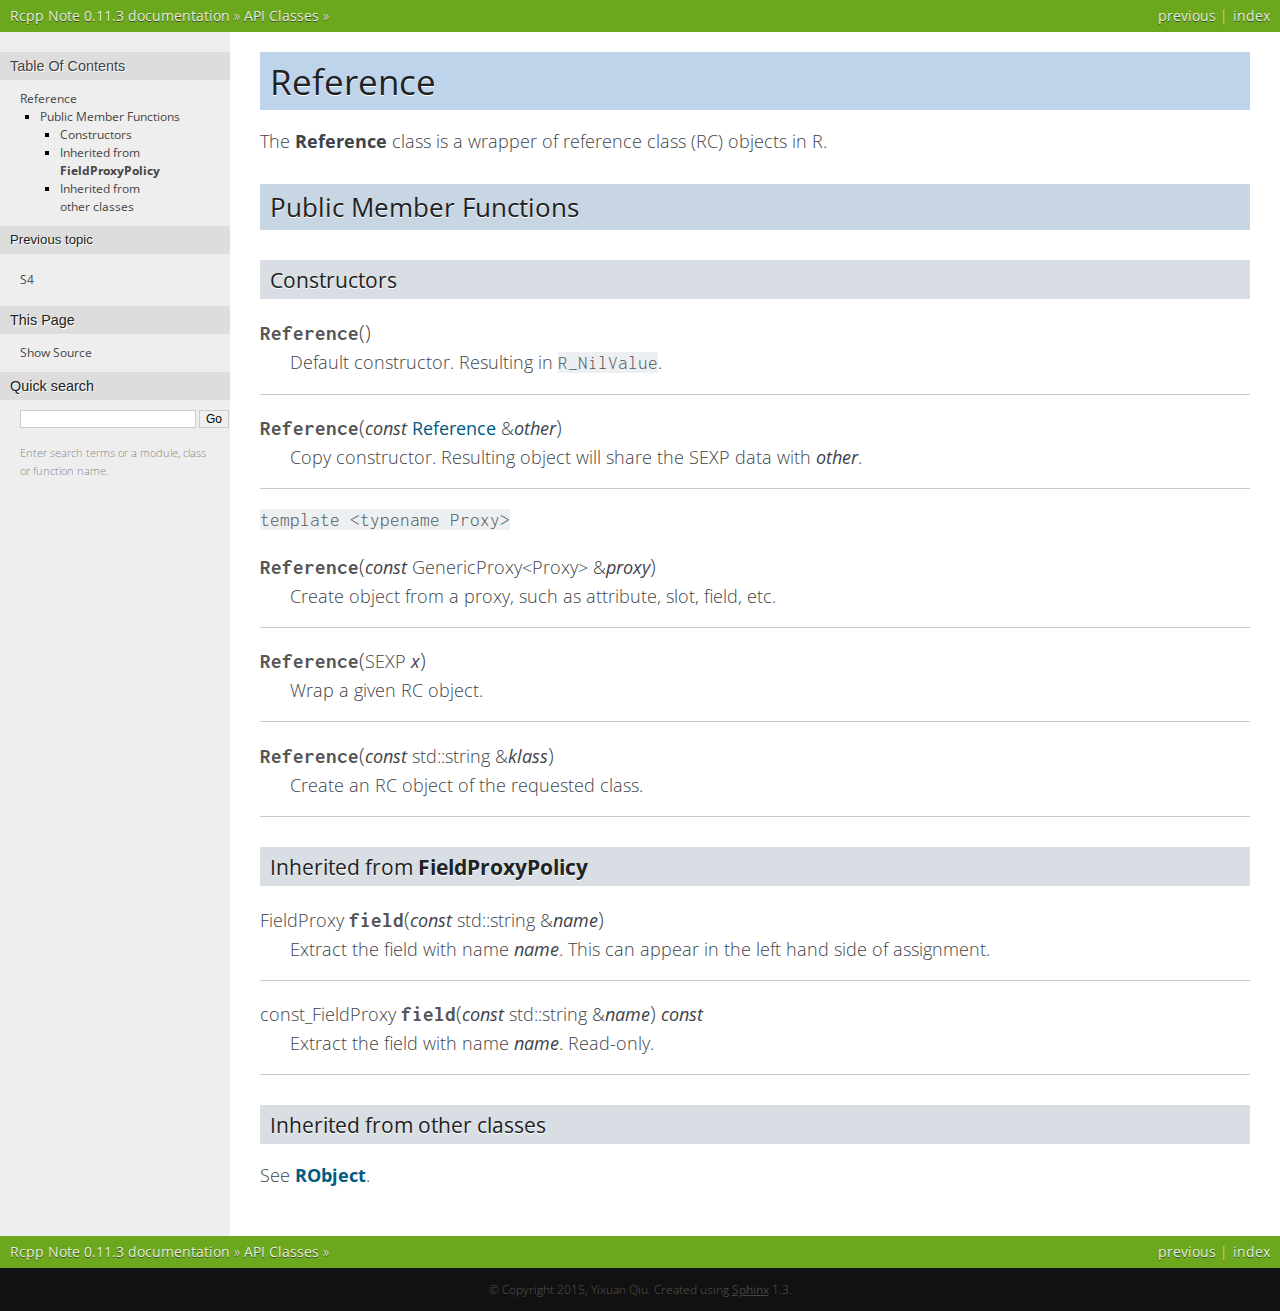
<file: api/Reference.html>
<!DOCTYPE html PUBLIC "-//W3C//DTD XHTML 1.0 Transitional//EN"
  "http://www.w3.org/TR/xhtml1/DTD/xhtml1-transitional.dtd">


<html xmlns="http://www.w3.org/1999/xhtml">
  <head>
    <meta http-equiv="Content-Type" content="text/html; charset=utf-8" />
    
    <title>Reference &mdash; Rcpp Note 0.11.3 documentation</title>
    
    <link rel="stylesheet" href="../static/nature.css" type="text/css" />
    <link rel="stylesheet" href="../static/pygments.css" type="text/css" />
    <link rel="stylesheet" href="../static/jquery-ui.min.css" type="text/css" />
    
    <script type="text/javascript">
      var DOCUMENTATION_OPTIONS = {
        URL_ROOT:    '../',
        VERSION:     '0.11.3',
        COLLAPSE_INDEX: false,
        FILE_SUFFIX: '.html',
        HAS_SOURCE:  true
      };
    </script>
    <script type="text/javascript" src="../static/jquery.js"></script>
    <script type="text/javascript" src="../static/underscore.js"></script>
    <script type="text/javascript" src="../static/doctools.js"></script>
    <script type="text/javascript" src="../static/jquery-ui.min.js"></script>
    <script>
      $( document ).ready(function() {
          $(".highlight-cpp").wrap("<div class='accordion-box'></div>").before("<p class='accordion-header'>Show Example</p>");
          $(".accordion-box").accordion({
            active: false,
            collapsible: true,
            header: "p.accordion-header",
            heightStyleType: "fill"
          });
      });
    </script>
    
    <script>
        (function(i,s,o,g,r,a,m){i['GoogleAnalyticsObject']=r;i[r]=i[r]||function(){
        (i[r].q=i[r].q||[]).push(arguments)},i[r].l=1*new Date();a=s.createElement(o),
        m=s.getElementsByTagName(o)[0];a.async=1;a.src=g;m.parentNode.insertBefore(a,m)
        })(window,document,'script','//www.google-analytics.com/analytics.js','ga');

        ga('create', 'UA-43536203-3', 'auto');
        ga('send', 'pageview');
    </script>
    <link rel="top" title="Rcpp Note 0.11.3 documentation" href="../index.html" />
    <link rel="up" title="API Classes" href="../apiclass.html" />
    <link rel="prev" title="S4" href="S4.html" /> 
  </head>
  <body role="document">
    <div class="related" role="navigation" aria-label="related navigation">
      <h3>Navigation</h3>
      <ul>
        <li class="right" style="margin-right: 10px">
          <a href="../genindex.html" title="General Index"
             accesskey="I">index</a></li>
        <li class="right" >
          <a href="S4.html" title="S4"
             accesskey="P">previous</a> |</li>
        <li class="nav-item nav-item-0"><a href="../index.html">Rcpp Note 0.11.3 documentation</a> &raquo;</li>
          <li class="nav-item nav-item-1"><a href="../apiclass.html" accesskey="U">API Classes</a> &raquo;</li> 
      </ul>
    </div>  

    <div class="document">
      <div class="documentwrapper">
        <div class="bodywrapper">
          <div class="body" role="main">
            
  <div class="section" id="reference">
<h1>Reference<a class="headerlink" href="#reference" title="Permalink to this headline">¶</a></h1>
<p>The <strong>Reference</strong> class is a wrapper of reference class (RC) objects in R.</p>
<div class="section" id="public-member-functions">
<h2>Public Member Functions<a class="headerlink" href="#public-member-functions" title="Permalink to this headline">¶</a></h2>
<div class="section" id="constructors">
<h3>Constructors<a class="headerlink" href="#constructors" title="Permalink to this headline">¶</a></h3>
<dl class="function">
<dt id="_CPPv29Referencev">
<span id="Reference"></span><code class="descclassname"></code><code class="descname">Reference</code><span class="sig-paren">(</span><span class="sig-paren">)</span><a class="headerlink" href="#_CPPv29Referencev" title="Permalink to this definition">¶</a></dt>
<dd><p>Default constructor. Resulting in <code class="docutils literal"><span class="pre">R_NilValue</span></code>.</p>
</dd></dl>

<dl class="function">
<dt id="_CPPv29ReferenceRK9Reference">
<span id="Reference__ReferenceCR"></span><code class="descclassname"></code><code class="descname">Reference</code><span class="sig-paren">(</span><em class="property">const</em> <a class="reference internal" href="#_CPPv29Referencev" title="Reference">Reference</a> &amp;<em>other</em><span class="sig-paren">)</span><a class="headerlink" href="#_CPPv29ReferenceRK9Reference" title="Permalink to this definition">¶</a></dt>
<dd><p>Copy constructor. Resulting object will share the SEXP data with <em>other</em>.</p>
</dd></dl>

<p><code class="docutils literal"><span class="pre">template</span> <span class="pre">&lt;typename</span> <span class="pre">Proxy&gt;</span></code></p>
<dl class="function">
<dt id="_CPPv29ReferenceRK12GenericProxyI5ProxyE">
<span id="Reference__GenericProxy:Proxy:CR"></span><code class="descclassname"></code><code class="descname">Reference</code><span class="sig-paren">(</span><em class="property">const</em> GenericProxy&lt;Proxy&gt; &amp;<em>proxy</em><span class="sig-paren">)</span><a class="headerlink" href="#_CPPv29ReferenceRK12GenericProxyI5ProxyE" title="Permalink to this definition">¶</a></dt>
<dd><p>Create object from a proxy, such as attribute, slot, field, etc.</p>
</dd></dl>

<dl class="function">
<dt id="_CPPv29Reference4SEXP">
<span id="Reference__SEXP"></span><code class="descclassname"></code><code class="descname">Reference</code><span class="sig-paren">(</span>SEXP <em>x</em><span class="sig-paren">)</span><a class="headerlink" href="#_CPPv29Reference4SEXP" title="Permalink to this definition">¶</a></dt>
<dd><p>Wrap a given RC object.</p>
</dd></dl>

<dl class="function">
<dt id="_CPPv29ReferenceRKNSt6stringE">
<span id="Reference__ssCR"></span><code class="descclassname"></code><code class="descname">Reference</code><span class="sig-paren">(</span><em class="property">const</em> std::string &amp;<em>klass</em><span class="sig-paren">)</span><a class="headerlink" href="#_CPPv29ReferenceRKNSt6stringE" title="Permalink to this definition">¶</a></dt>
<dd><p>Create an RC object of the requested class.</p>
</dd></dl>

</div>
<div class="section" id="inherited-from-fieldproxypolicy">
<h3>Inherited from <strong>FieldProxyPolicy</strong><a class="headerlink" href="#inherited-from-fieldproxypolicy" title="Permalink to this headline">¶</a></h3>
<dl class="function">
<dt id="_CPPv25fieldRKNSt6stringE">
<span id="field__ssCR"></span>FieldProxy <code class="descclassname"></code><code class="descname">field</code><span class="sig-paren">(</span><em class="property">const</em> std::string &amp;<em>name</em><span class="sig-paren">)</span><a class="headerlink" href="#_CPPv25fieldRKNSt6stringE" title="Permalink to this definition">¶</a></dt>
<dd><p>Extract the field with name <em>name</em>. This can appear in
the left hand side of assignment.</p>
</dd></dl>

<dl class="function">
<dt id="_CPPv2NK5fieldERKNSt6stringE">
<span id="field__ssCRC"></span>const_FieldProxy <code class="descclassname"></code><code class="descname">field</code><span class="sig-paren">(</span><em class="property">const</em> std::string &amp;<em>name</em><span class="sig-paren">)</span> <em class="property">const</em><a class="headerlink" href="#_CPPv2NK5fieldERKNSt6stringE" title="Permalink to this definition">¶</a></dt>
<dd><p>Extract the field with name <em>name</em>. Read-only.</p>
</dd></dl>

</div>
<div class="section" id="inherited-from-other-classes">
<h3>Inherited from other classes<a class="headerlink" href="#inherited-from-other-classes" title="Permalink to this headline">¶</a></h3>
<p>See <a class="reference internal" href="RObject.html"><em>RObject</em></a>.</p>
</div>
</div>
</div>


          </div>
        </div>
      </div>
      <div class="sphinxsidebar" role="navigation" aria-label="main navigation">
        <div class="sphinxsidebarwrapper">
  <h3><a href="../index.html">Table Of Contents</a></h3>
  <ul>
<li><a class="reference internal" href="#">Reference</a><ul>
<li><a class="reference internal" href="#public-member-functions">Public Member Functions</a><ul>
<li><a class="reference internal" href="#constructors">Constructors</a></li>
<li><a class="reference internal" href="#inherited-from-fieldproxypolicy">Inherited from <strong>FieldProxyPolicy</strong></a></li>
<li><a class="reference internal" href="#inherited-from-other-classes">Inherited from other classes</a></li>
</ul>
</li>
</ul>
</li>
</ul>

  <h4>Previous topic</h4>
  <p class="topless"><a href="S4.html"
                        title="previous chapter">S4</a></p>
  <div role="note" aria-label="source link">
    <h3>This Page</h3>
    <ul class="this-page-menu">
      <li><a href="../sources/api/Reference.txt"
            rel="nofollow">Show Source</a></li>
    </ul>
   </div>
<div id="searchbox" style="display: none" role="search">
  <h3>Quick search</h3>
    <form class="search" action="../search.html" method="get">
      <input type="text" name="q" />
      <input type="submit" value="Go" />
      <input type="hidden" name="check_keywords" value="yes" />
      <input type="hidden" name="area" value="default" />
    </form>
    <p class="searchtip" style="font-size: 90%">
    Enter search terms or a module, class or function name.
    </p>
</div>
<script type="text/javascript">$('#searchbox').show(0);</script>
        </div>
      </div>
      <div class="clearer"></div>
    </div>
    <div class="related" role="navigation" aria-label="related navigation">
      <h3>Navigation</h3>
      <ul>
        <li class="right" style="margin-right: 10px">
          <a href="../genindex.html" title="General Index"
             >index</a></li>
        <li class="right" >
          <a href="S4.html" title="S4"
             >previous</a> |</li>
        <li class="nav-item nav-item-0"><a href="../index.html">Rcpp Note 0.11.3 documentation</a> &raquo;</li>
          <li class="nav-item nav-item-1"><a href="../apiclass.html" >API Classes</a> &raquo;</li> 
      </ul>
    </div>
    <div class="footer" role="contentinfo">
        &copy; Copyright 2015, Yixuan Qiu.
      Created using <a href="http://sphinx-doc.org/">Sphinx</a> 1.3.
    </div>
  </body>
</html>
</file>
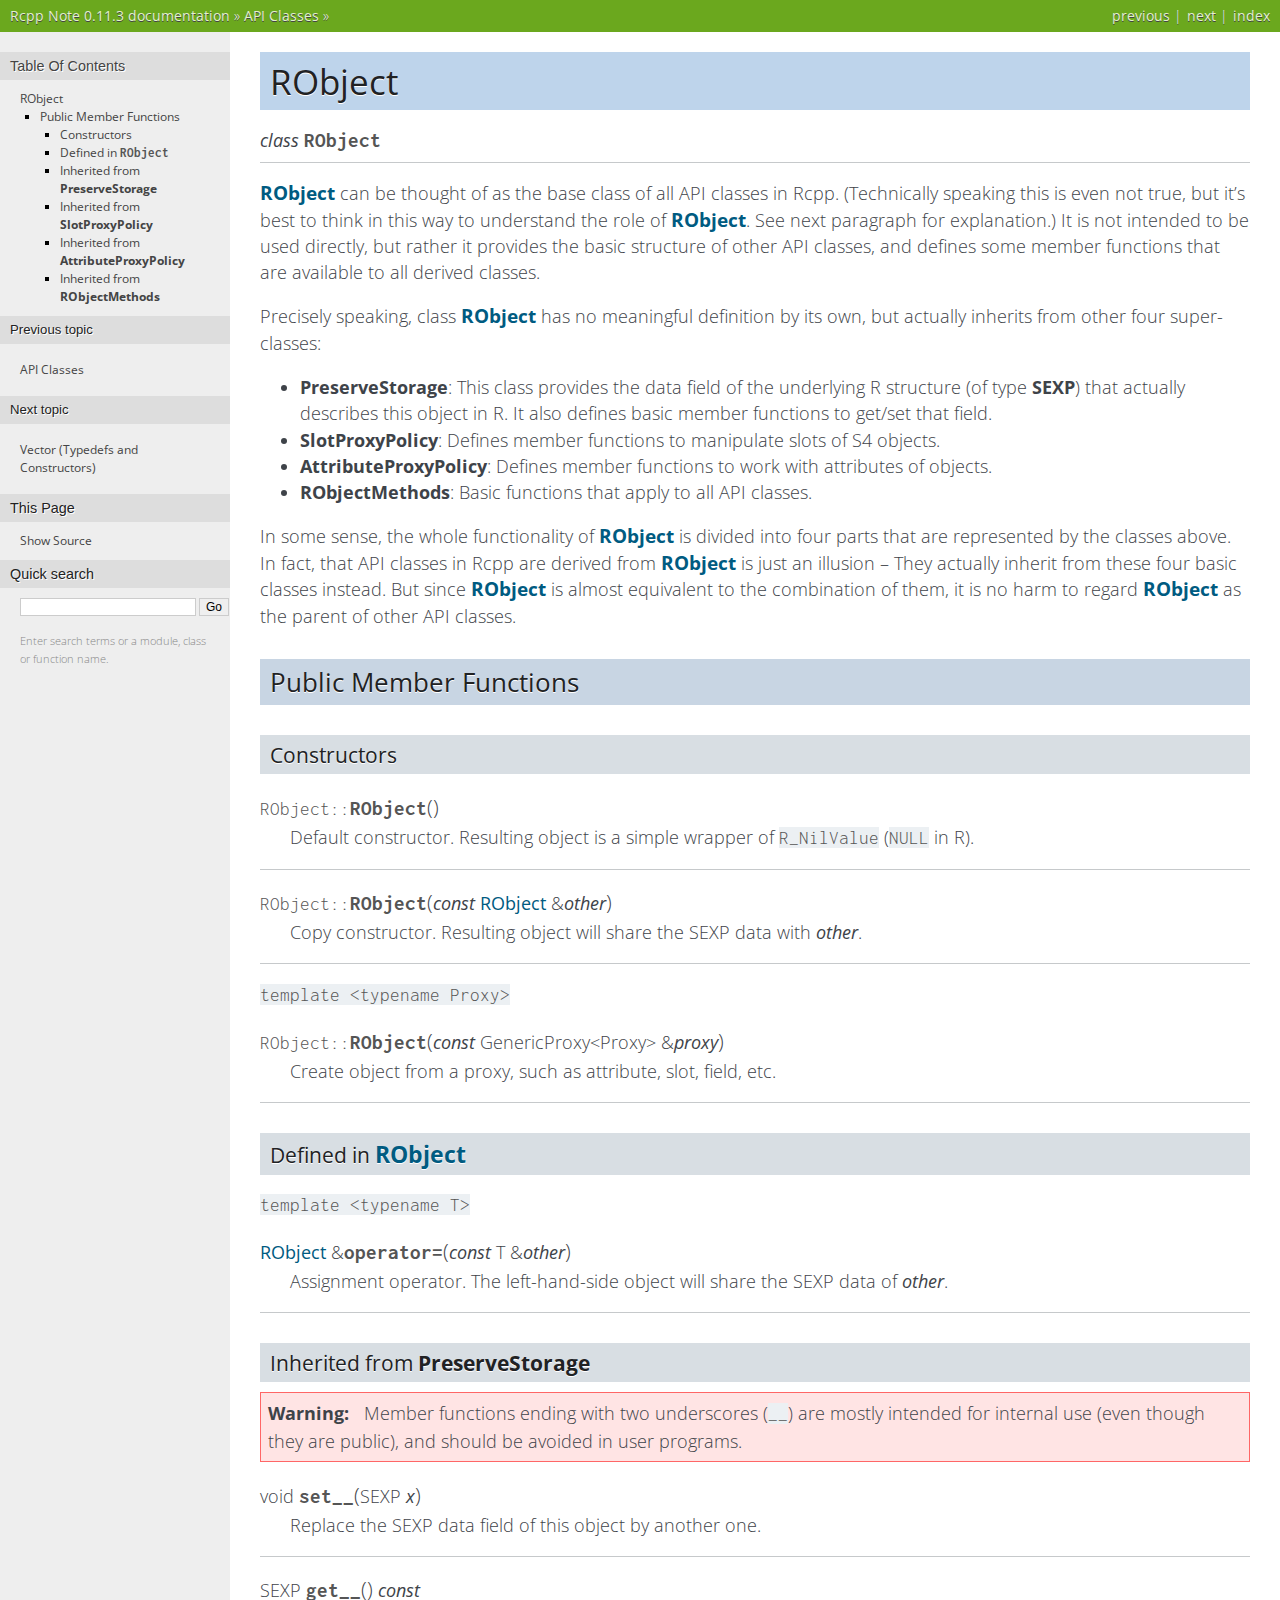
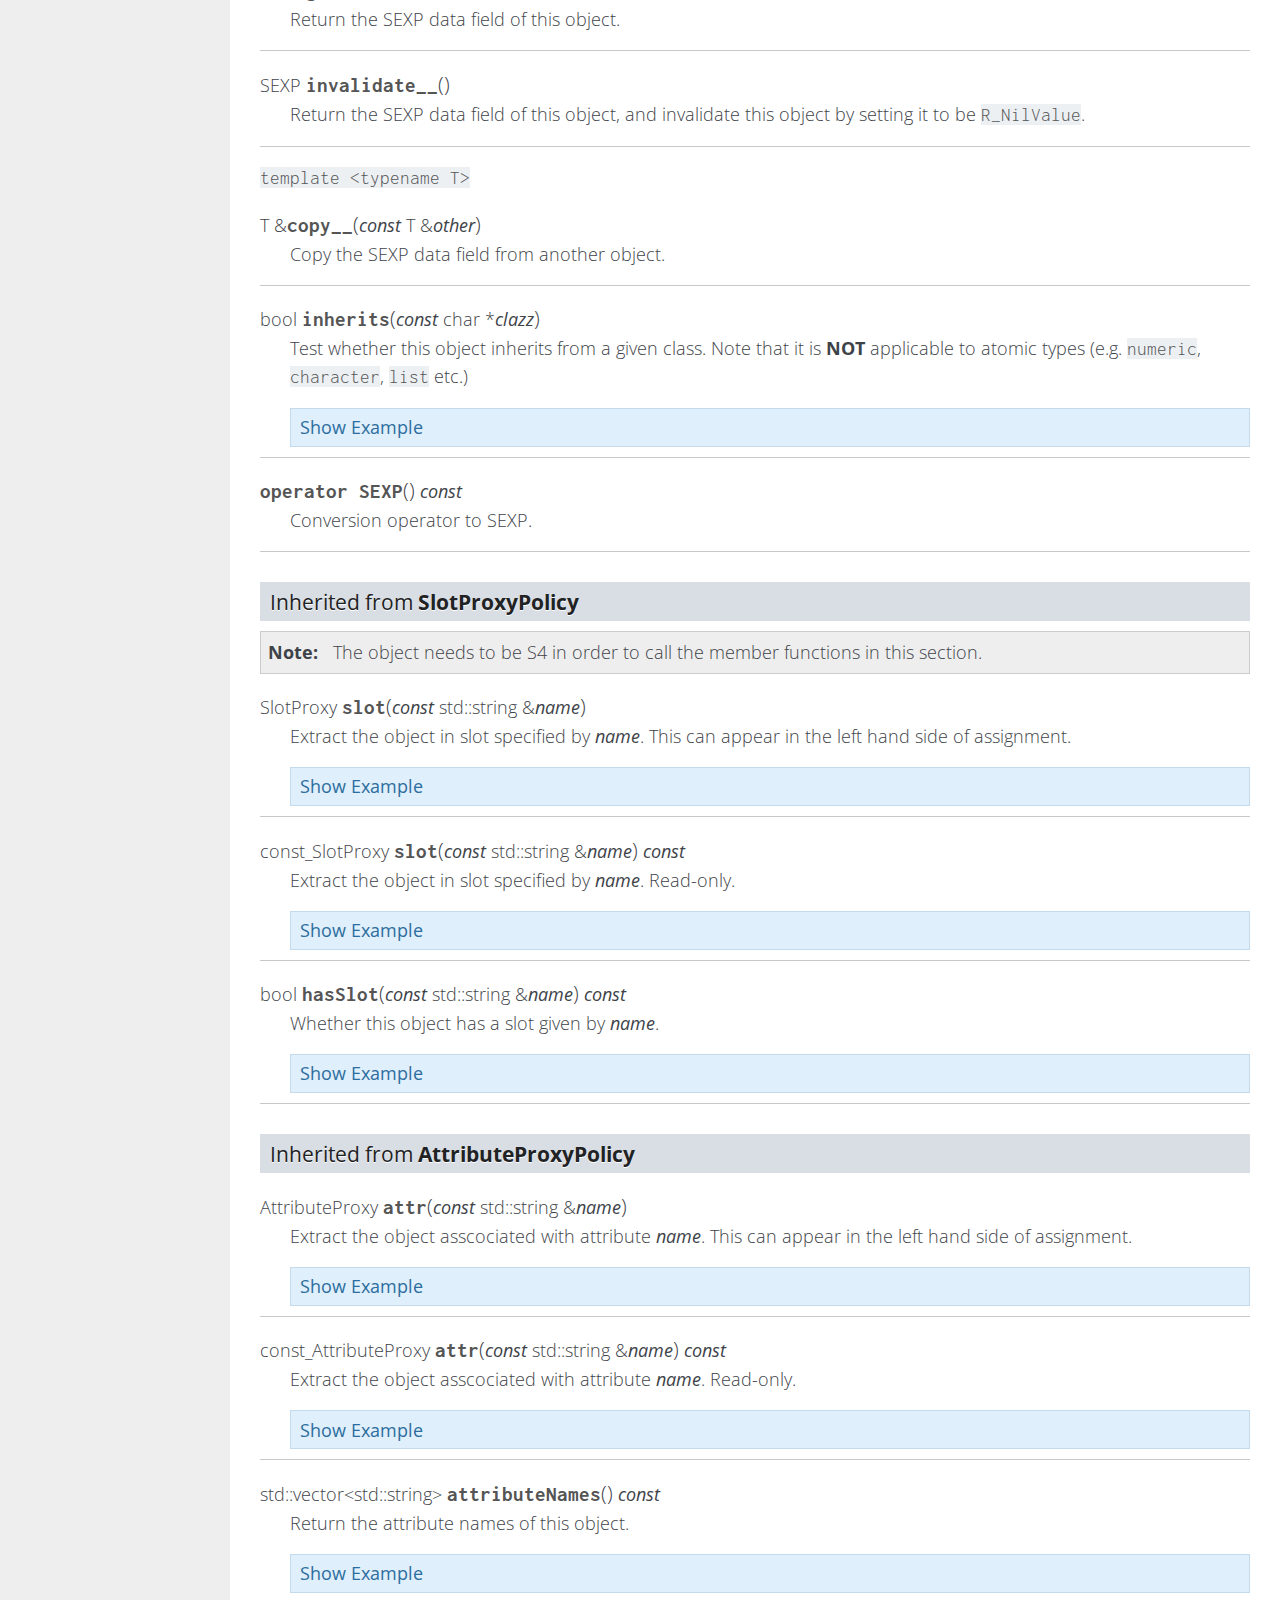
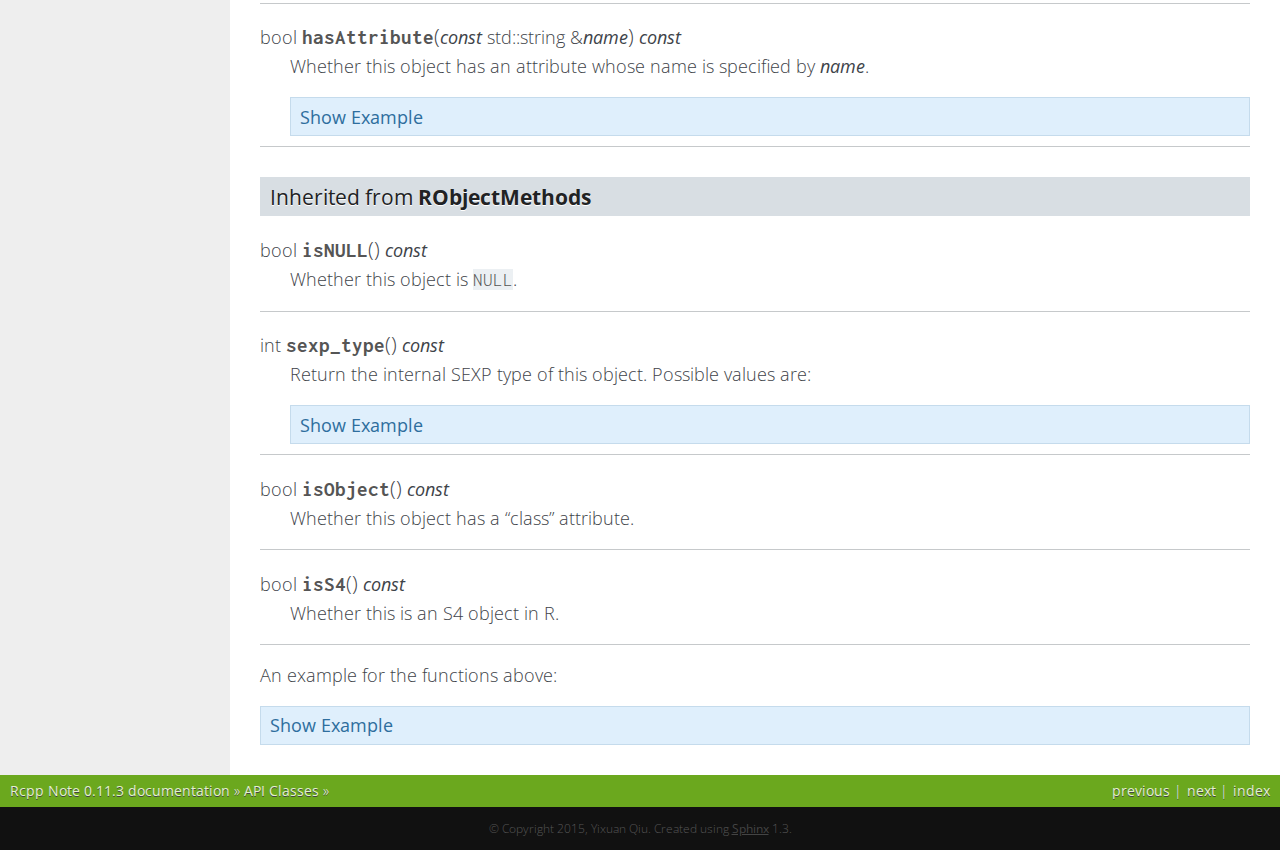
<file: api/RObject.html>
<!DOCTYPE html PUBLIC "-//W3C//DTD XHTML 1.0 Transitional//EN"
  "http://www.w3.org/TR/xhtml1/DTD/xhtml1-transitional.dtd">


<html xmlns="http://www.w3.org/1999/xhtml">
  <head>
    <meta http-equiv="Content-Type" content="text/html; charset=utf-8" />
    
    <title>RObject &mdash; Rcpp Note 0.11.3 documentation</title>
    
    <link rel="stylesheet" href="../static/nature.css" type="text/css" />
    <link rel="stylesheet" href="../static/pygments.css" type="text/css" />
    <link rel="stylesheet" href="../static/jquery-ui.min.css" type="text/css" />
    
    <script type="text/javascript">
      var DOCUMENTATION_OPTIONS = {
        URL_ROOT:    '../',
        VERSION:     '0.11.3',
        COLLAPSE_INDEX: false,
        FILE_SUFFIX: '.html',
        HAS_SOURCE:  true
      };
    </script>
    <script type="text/javascript" src="../static/jquery.js"></script>
    <script type="text/javascript" src="../static/underscore.js"></script>
    <script type="text/javascript" src="../static/doctools.js"></script>
    <script type="text/javascript" src="../static/jquery-ui.min.js"></script>
    <script>
      $( document ).ready(function() {
          $(".highlight-cpp").wrap("<div class='accordion-box'></div>").before("<p class='accordion-header'>Show Example</p>");
          $(".accordion-box").accordion({
            active: false,
            collapsible: true,
            header: "p.accordion-header",
            heightStyleType: "fill"
          });
      });
    </script>
    
    <script>
        (function(i,s,o,g,r,a,m){i['GoogleAnalyticsObject']=r;i[r]=i[r]||function(){
        (i[r].q=i[r].q||[]).push(arguments)},i[r].l=1*new Date();a=s.createElement(o),
        m=s.getElementsByTagName(o)[0];a.async=1;a.src=g;m.parentNode.insertBefore(a,m)
        })(window,document,'script','//www.google-analytics.com/analytics.js','ga');

        ga('create', 'UA-43536203-3', 'auto');
        ga('send', 'pageview');
    </script>
    <link rel="top" title="Rcpp Note 0.11.3 documentation" href="../index.html" />
    <link rel="up" title="API Classes" href="../apiclass.html" />
    <link rel="next" title="Vector (Typedefs and Constructors)" href="Vector_ctor.html" />
    <link rel="prev" title="API Classes" href="../apiclass.html" /> 
  </head>
  <body role="document">
    <div class="related" role="navigation" aria-label="related navigation">
      <h3>Navigation</h3>
      <ul>
        <li class="right" style="margin-right: 10px">
          <a href="../genindex.html" title="General Index"
             accesskey="I">index</a></li>
        <li class="right" >
          <a href="Vector_ctor.html" title="Vector (Typedefs and Constructors)"
             accesskey="N">next</a> |</li>
        <li class="right" >
          <a href="../apiclass.html" title="API Classes"
             accesskey="P">previous</a> |</li>
        <li class="nav-item nav-item-0"><a href="../index.html">Rcpp Note 0.11.3 documentation</a> &raquo;</li>
          <li class="nav-item nav-item-1"><a href="../apiclass.html" accesskey="U">API Classes</a> &raquo;</li> 
      </ul>
    </div>  

    <div class="document">
      <div class="documentwrapper">
        <div class="bodywrapper">
          <div class="body" role="main">
            
  <div class="section" id="robject">
<h1>RObject<a class="headerlink" href="#robject" title="Permalink to this headline">¶</a></h1>
<dl class="class">
<dt id="_CPPv27RObject">
<span id="RObject"></span><em class="property">class </em><code class="descclassname"></code><code class="descname">RObject</code><a class="headerlink" href="#_CPPv27RObject" title="Permalink to this definition">¶</a></dt>
<dd></dd></dl>

<p><a class="reference internal" href="#_CPPv27RObject" title="RObject"><code class="xref cpp cpp-class docutils literal"><span class="pre">RObject</span></code></a> can be thought of as the base class of all API classes in Rcpp.
(Technically speaking this is even not true, but it&#8217;s best to think in this way
to understand the role of <a class="reference internal" href="#_CPPv27RObject" title="RObject"><code class="xref cpp cpp-class docutils literal"><span class="pre">RObject</span></code></a>. See next paragraph for explanation.)
It is not intended to be used directly, but rather it provides the basic
structure of other API classes, and defines some member functions that are
available to all derived classes.</p>
<p>Precisely speaking, class <a class="reference internal" href="#_CPPv27RObject" title="RObject"><code class="xref cpp cpp-class docutils literal"><span class="pre">RObject</span></code></a> has no meaningful definition by its own, but
actually inherits from other four super-classes:</p>
<ul class="simple">
<li><strong>PreserveStorage</strong>: This class provides the data field of the underlying R structure
(of type <strong>SEXP</strong>) that actually describes this object in R. It also defines basic
member functions to get/set that field.</li>
<li><strong>SlotProxyPolicy</strong>: Defines member functions to manipulate slots of S4 objects.</li>
<li><strong>AttributeProxyPolicy</strong>: Defines member functions to work with attributes of objects.</li>
<li><strong>RObjectMethods</strong>: Basic functions that apply to all API classes.</li>
</ul>
<p>In some sense, the whole functionality of <a class="reference internal" href="#_CPPv27RObject" title="RObject"><code class="xref cpp cpp-class docutils literal"><span class="pre">RObject</span></code></a> is divided into four parts
that are represented by the classes above. In fact, that API classes in Rcpp are
derived from <a class="reference internal" href="#_CPPv27RObject" title="RObject"><code class="xref cpp cpp-class docutils literal"><span class="pre">RObject</span></code></a> is just an illusion &#8211; They actually inherit from these
four basic classes instead. But since <a class="reference internal" href="#_CPPv27RObject" title="RObject"><code class="xref cpp cpp-class docutils literal"><span class="pre">RObject</span></code></a> is almost equivalent to the combination
of them, it is no harm to regard <a class="reference internal" href="#_CPPv27RObject" title="RObject"><code class="xref cpp cpp-class docutils literal"><span class="pre">RObject</span></code></a> as the parent of other API classes.</p>
<div class="section" id="public-member-functions">
<h2>Public Member Functions<a class="headerlink" href="#public-member-functions" title="Permalink to this headline">¶</a></h2>
<div class="section" id="constructors">
<h3>Constructors<a class="headerlink" href="#constructors" title="Permalink to this headline">¶</a></h3>
<dl class="function">
<dt id="_CPPv2N7RObject7RObjectEv">
<span id="RObject::RObject"></span><code class="descclassname">RObject::</code><code class="descname">RObject</code><span class="sig-paren">(</span><span class="sig-paren">)</span><a class="headerlink" href="#_CPPv2N7RObject7RObjectEv" title="Permalink to this definition">¶</a></dt>
<dd><p>Default constructor. Resulting object is a simple wrapper of
<code class="docutils literal"><span class="pre">R_NilValue</span></code> (<code class="docutils literal"><span class="pre">NULL</span></code> in R).</p>
</dd></dl>

<dl class="function">
<dt id="_CPPv2N7RObject7RObjectERK7RObject">
<span id="RObject::RObject__RObjectCR"></span><code class="descclassname">RObject::</code><code class="descname">RObject</code><span class="sig-paren">(</span><em class="property">const</em> <a class="reference internal" href="#_CPPv2N7RObject7RObjectEv" title="RObject::RObject">RObject</a> &amp;<em>other</em><span class="sig-paren">)</span><a class="headerlink" href="#_CPPv2N7RObject7RObjectERK7RObject" title="Permalink to this definition">¶</a></dt>
<dd><p>Copy constructor. Resulting object will share the SEXP data with <em>other</em>.</p>
</dd></dl>

<p><code class="docutils literal"><span class="pre">template</span> <span class="pre">&lt;typename</span> <span class="pre">Proxy&gt;</span></code></p>
<dl class="function">
<dt id="_CPPv2N7RObject7RObjectERK12GenericProxyI5ProxyE">
<span id="RObject::RObject__GenericProxy:Proxy:CR"></span><code class="descclassname">RObject::</code><code class="descname">RObject</code><span class="sig-paren">(</span><em class="property">const</em> GenericProxy&lt;Proxy&gt; &amp;<em>proxy</em><span class="sig-paren">)</span><a class="headerlink" href="#_CPPv2N7RObject7RObjectERK12GenericProxyI5ProxyE" title="Permalink to this definition">¶</a></dt>
<dd><p>Create object from a proxy, such as attribute, slot, field, etc.</p>
</dd></dl>

</div>
<div class="section" id="defined-in-robject">
<h3>Defined in <a class="reference internal" href="#_CPPv27RObject" title="RObject"><code class="xref cpp cpp-class docutils literal"><span class="pre">RObject</span></code></a><a class="headerlink" href="#defined-in-robject" title="Permalink to this headline">¶</a></h3>
<p><code class="docutils literal"><span class="pre">template</span> <span class="pre">&lt;typename</span> <span class="pre">T&gt;</span></code></p>
<dl class="function">
<dt id="_CPPv2aSRK1T">
<span id="assign-operator__TCR"></span><a class="reference internal" href="#_CPPv27RObject" title="RObject">RObject</a> &amp;<code class="descclassname"></code><code class="descname">operator=</code><span class="sig-paren">(</span><em class="property">const</em> T &amp;<em>other</em><span class="sig-paren">)</span><a class="headerlink" href="#_CPPv2aSRK1T" title="Permalink to this definition">¶</a></dt>
<dd><p>Assignment operator. The left-hand-side object will share the SEXP data
of <em>other</em>.</p>
</dd></dl>

</div>
<div class="section" id="inherited-from-preservestorage">
<h3>Inherited from <strong>PreserveStorage</strong><a class="headerlink" href="#inherited-from-preservestorage" title="Permalink to this headline">¶</a></h3>
<div class="admonition warning">
<p class="first admonition-title">Warning</p>
<p class="last">Member functions ending with two underscores (<code class="docutils literal"><span class="pre">__</span></code>) are mostly intended for internal use
(even though they are public), and should be avoided in user programs.</p>
</div>
<dl class="function">
<dt id="_CPPv25set__4SEXP">
<span id="set____SEXP"></span>void <code class="descclassname"></code><code class="descname">set__</code><span class="sig-paren">(</span>SEXP <em>x</em><span class="sig-paren">)</span><a class="headerlink" href="#_CPPv25set__4SEXP" title="Permalink to this definition">¶</a></dt>
<dd><p>Replace the SEXP data field of this object by another one.</p>
</dd></dl>

<dl class="function">
<dt id="_CPPv2NK5get__Ev">
<span id="get__C"></span>SEXP <code class="descclassname"></code><code class="descname">get__</code><span class="sig-paren">(</span><span class="sig-paren">)</span> <em class="property">const</em><a class="headerlink" href="#_CPPv2NK5get__Ev" title="Permalink to this definition">¶</a></dt>
<dd><p>Return the SEXP data field of this object.</p>
</dd></dl>

<dl class="function">
<dt id="_CPPv212invalidate__v">
<span id="invalidate__"></span>SEXP <code class="descclassname"></code><code class="descname">invalidate__</code><span class="sig-paren">(</span><span class="sig-paren">)</span><a class="headerlink" href="#_CPPv212invalidate__v" title="Permalink to this definition">¶</a></dt>
<dd><p>Return the SEXP data field of this object, and invalidate this object
by setting it to be <code class="docutils literal"><span class="pre">R_NilValue</span></code>.</p>
</dd></dl>

<p><code class="docutils literal"><span class="pre">template</span> <span class="pre">&lt;typename</span> <span class="pre">T&gt;</span></code></p>
<dl class="function">
<dt id="_CPPv26copy__RK1T">
<span id="copy____TCR"></span>T &amp;<code class="descclassname"></code><code class="descname">copy__</code><span class="sig-paren">(</span><em class="property">const</em> T &amp;<em>other</em><span class="sig-paren">)</span><a class="headerlink" href="#_CPPv26copy__RK1T" title="Permalink to this definition">¶</a></dt>
<dd><p>Copy the SEXP data field from another object.</p>
</dd></dl>

<dl class="function">
<dt id="_CPPv28inheritsPKc">
<span id="inherits__cCP"></span>bool <code class="descclassname"></code><code class="descname">inherits</code><span class="sig-paren">(</span><em class="property">const</em> char *<em>clazz</em><span class="sig-paren">)</span><a class="headerlink" href="#_CPPv28inheritsPKc" title="Permalink to this definition">¶</a></dt>
<dd><p>Test whether this object inherits from a given class. Note that it is <strong>NOT</strong>
applicable to atomic types (e.g. <code class="docutils literal"><span class="pre">numeric</span></code>, <code class="docutils literal"><span class="pre">character</span></code>, <code class="docutils literal"><span class="pre">list</span></code> etc.)</p>
<div class="highlight-cpp"><div class="highlight"><pre><span class="cp">#include &lt;Rcpp.h&gt;</span>
<span class="k">using</span> <span class="k">namespace</span> <span class="n">Rcpp</span><span class="p">;</span>

<span class="c1">// [[Rcpp::export]]</span>
<span class="kt">bool</span> <span class="nf">ex1_inherits</span><span class="p">(</span><span class="n">RObject</span> <span class="n">x</span><span class="p">)</span>
<span class="p">{</span>
    <span class="k">return</span> <span class="n">x</span><span class="p">.</span><span class="n">inherits</span><span class="p">(</span><span class="s">&quot;numeric&quot;</span><span class="p">);</span>
<span class="p">}</span>

<span class="c1">// [[Rcpp::export]]</span>
<span class="kt">bool</span> <span class="nf">ex2_inherits</span><span class="p">(</span><span class="n">RObject</span> <span class="n">x</span><span class="p">)</span>
<span class="p">{</span>
    <span class="k">return</span> <span class="n">x</span><span class="p">.</span><span class="n">inherits</span><span class="p">(</span><span class="s">&quot;myclass&quot;</span><span class="p">);</span>
<span class="p">}</span>

<span class="cm">/*** R</span>

<span class="cm">val = 2.0</span>
<span class="cm">ex1_inherits(val)  ## FALSE</span>
<span class="cm">ex2_inherits(val)  ## FALSE</span>

<span class="cm">class(val) = &quot;myclass&quot;</span>
<span class="cm">ex2_inherits(val)  ## TRUE</span>

<span class="cm">*/</span>
</pre></div>
</div>
</dd></dl>

<dl class="function">
<dt id="_CPPv2NKcv4SEXPEv">
<span id="castto-SEXP-operatorC"></span><code class="descclassname"></code><code class="descname">operator SEXP</code><span class="sig-paren">(</span><span class="sig-paren">)</span> <em class="property">const</em><a class="headerlink" href="#_CPPv2NKcv4SEXPEv" title="Permalink to this definition">¶</a></dt>
<dd><p>Conversion operator to SEXP.</p>
</dd></dl>

</div>
<div class="section" id="inherited-from-slotproxypolicy">
<h3>Inherited from <strong>SlotProxyPolicy</strong><a class="headerlink" href="#inherited-from-slotproxypolicy" title="Permalink to this headline">¶</a></h3>
<div class="admonition note">
<p class="first admonition-title">Note</p>
<p class="last">The object needs to be S4 in order to call the member functions in
this section.</p>
</div>
<dl class="function">
<dt id="_CPPv24slotRKNSt6stringE">
<span id="slot__ssCR"></span>SlotProxy <code class="descclassname"></code><code class="descname">slot</code><span class="sig-paren">(</span><em class="property">const</em> std::string &amp;<em>name</em><span class="sig-paren">)</span><a class="headerlink" href="#_CPPv24slotRKNSt6stringE" title="Permalink to this definition">¶</a></dt>
<dd><p>Extract the object in slot specified by <em>name</em>. This can appear in
the left hand side of assignment.</p>
<div class="highlight-cpp"><div class="highlight"><pre><span class="cp">#include &lt;Rcpp.h&gt;</span>
<span class="k">using</span> <span class="k">namespace</span> <span class="n">Rcpp</span><span class="p">;</span>

<span class="c1">// [[Rcpp::export]]</span>
<span class="n">RObject</span> <span class="nf">ex_slot_set</span><span class="p">(</span><span class="n">RObject</span> <span class="n">x</span><span class="p">)</span>
<span class="p">{</span>
    <span class="n">x</span><span class="p">.</span><span class="n">slot</span><span class="p">(</span><span class="s">&quot;x&quot;</span><span class="p">)</span> <span class="o">=</span> <span class="n">NumericVector</span><span class="p">(</span><span class="mi">4</span><span class="p">);</span>
    <span class="k">return</span> <span class="n">wrap</span><span class="p">(</span><span class="s">&quot;x field modified&quot;</span><span class="p">);</span>
<span class="p">}</span>

<span class="cm">/*** R</span>

<span class="cm">set.seed(123)</span>
<span class="cm">m = Matrix::Matrix(rnorm(4), 2)</span>
<span class="cm">print(m)</span>

<span class="cm">## 2 x 2 Matrix of class &quot;dgeMatrix&quot;</span>
<span class="cm">##            [,1]       [,2]</span>
<span class="cm">## [1,] -0.5604756 1.55870831</span>
<span class="cm">## [2,] -0.2301775 0.07050839</span>

<span class="cm">ex_slot_set(m)</span>
<span class="cm">print(m)</span>

<span class="cm">## 2 x 2 Matrix of class &quot;dgeMatrix&quot;</span>
<span class="cm">##      [,1] [,2]</span>
<span class="cm">## [1,]    0    0</span>
<span class="cm">## [2,]    0    0</span>

<span class="cm">*/</span>
</pre></div>
</div>
</dd></dl>

<dl class="function">
<dt id="_CPPv2NK4slotERKNSt6stringE">
<span id="slot__ssCRC"></span>const_SlotProxy <code class="descclassname"></code><code class="descname">slot</code><span class="sig-paren">(</span><em class="property">const</em> std::string &amp;<em>name</em><span class="sig-paren">)</span> <em class="property">const</em><a class="headerlink" href="#_CPPv2NK4slotERKNSt6stringE" title="Permalink to this definition">¶</a></dt>
<dd><p>Extract the object in slot specified by <em>name</em>. Read-only.</p>
<div class="highlight-cpp"><div class="highlight"><pre><span class="cp">#include &lt;Rcpp.h&gt;</span>
<span class="k">using</span> <span class="k">namespace</span> <span class="n">Rcpp</span><span class="p">;</span>

<span class="c1">// [[Rcpp::export]]</span>
<span class="n">RObject</span> <span class="nf">ex_slot_get</span><span class="p">(</span><span class="n">RObject</span> <span class="n">x</span><span class="p">)</span>
<span class="p">{</span>
    <span class="k">return</span> <span class="n">x</span><span class="p">.</span><span class="n">slot</span><span class="p">(</span><span class="s">&quot;x&quot;</span><span class="p">);</span>
<span class="p">}</span>

<span class="cm">/*** R</span>

<span class="cm">set.seed(123)</span>
<span class="cm">m = Matrix::Matrix(rnorm(4), 2)</span>
<span class="cm">print(m)</span>

<span class="cm">## 2 x 2 Matrix of class &quot;dgeMatrix&quot;</span>
<span class="cm">##            [,1]       [,2]</span>
<span class="cm">## [1,] -0.5604756 1.55870831</span>
<span class="cm">## [2,] -0.2301775 0.07050839</span>

<span class="cm">ex_slot_get(m)</span>

<span class="cm">## [1] -0.56047565 -0.23017749  1.55870831  0.07050839</span>

<span class="cm">*/</span>
</pre></div>
</div>
</dd></dl>

<dl class="function">
<dt id="_CPPv2NK7hasSlotERKNSt6stringE">
<span id="hasSlot__ssCRC"></span>bool <code class="descclassname"></code><code class="descname">hasSlot</code><span class="sig-paren">(</span><em class="property">const</em> std::string &amp;<em>name</em><span class="sig-paren">)</span> <em class="property">const</em><a class="headerlink" href="#_CPPv2NK7hasSlotERKNSt6stringE" title="Permalink to this definition">¶</a></dt>
<dd><p>Whether this object has a slot given by <em>name</em>.</p>
<div class="highlight-cpp"><div class="highlight"><pre><span class="cp">#include &lt;Rcpp.h&gt;</span>
<span class="k">using</span> <span class="k">namespace</span> <span class="n">Rcpp</span><span class="p">;</span>

<span class="c1">// [[Rcpp::export]]</span>
<span class="kt">bool</span> <span class="nf">ex_hasSlot</span><span class="p">(</span><span class="n">RObject</span> <span class="n">x</span><span class="p">)</span>
<span class="p">{</span>
    <span class="k">return</span> <span class="n">x</span><span class="p">.</span><span class="n">hasSlot</span><span class="p">(</span><span class="s">&quot;x&quot;</span><span class="p">);</span>
<span class="p">}</span>

<span class="cm">/*** R</span>

<span class="cm">set.seed(123)</span>
<span class="cm">m = Matrix::Matrix(rnorm(4), 2)</span>
<span class="cm">ex_hasSlot(m)    ## TRUE</span>
<span class="cm">ex_hasSlot(2.0)  ## error, not an S4</span>

<span class="cm">*/</span>
</pre></div>
</div>
</dd></dl>

</div>
<div class="section" id="inherited-from-attributeproxypolicy">
<h3>Inherited from <strong>AttributeProxyPolicy</strong><a class="headerlink" href="#inherited-from-attributeproxypolicy" title="Permalink to this headline">¶</a></h3>
<dl class="function">
<dt id="_CPPv24attrRKNSt6stringE">
<span id="attr__ssCR"></span>AttributeProxy <code class="descclassname"></code><code class="descname">attr</code><span class="sig-paren">(</span><em class="property">const</em> std::string &amp;<em>name</em><span class="sig-paren">)</span><a class="headerlink" href="#_CPPv24attrRKNSt6stringE" title="Permalink to this definition">¶</a></dt>
<dd><p>Extract the object asscociated with attribute <em>name</em>. This can appear in
the left hand side of assignment.</p>
<div class="highlight-cpp"><div class="highlight"><pre><span class="cp">#include &lt;Rcpp.h&gt;</span>
<span class="k">using</span> <span class="k">namespace</span> <span class="n">Rcpp</span><span class="p">;</span>

<span class="c1">// [[Rcpp::export]]</span>
<span class="n">RObject</span> <span class="nf">ex_attr_set</span><span class="p">(</span><span class="n">RObject</span> <span class="n">x</span><span class="p">)</span>
<span class="p">{</span>
    <span class="n">x</span><span class="p">.</span><span class="n">attr</span><span class="p">(</span><span class="s">&quot;new_attr&quot;</span><span class="p">)</span> <span class="o">=</span> <span class="s">&quot;some value&quot;</span><span class="p">;</span>
    <span class="k">return</span> <span class="n">wrap</span><span class="p">(</span><span class="s">&quot;new attribute has been set&quot;</span><span class="p">);</span>
<span class="p">}</span>

<span class="cm">/*** R</span>

<span class="cm">x = 1</span>
<span class="cm">ex_attr_set(x)</span>
<span class="cm">print(x)</span>

<span class="cm">## [1] 1</span>
<span class="cm">## attr(,&quot;new_attr&quot;)</span>
<span class="cm">## [1] &quot;some value&quot;</span>

<span class="cm">*/</span>
</pre></div>
</div>
</dd></dl>

<dl class="function">
<dt id="_CPPv2NK4attrERKNSt6stringE">
<span id="attr__ssCRC"></span>const_AttributeProxy <code class="descclassname"></code><code class="descname">attr</code><span class="sig-paren">(</span><em class="property">const</em> std::string &amp;<em>name</em><span class="sig-paren">)</span> <em class="property">const</em><a class="headerlink" href="#_CPPv2NK4attrERKNSt6stringE" title="Permalink to this definition">¶</a></dt>
<dd><p>Extract the object asscociated with attribute <em>name</em>. Read-only.</p>
<div class="highlight-cpp"><div class="highlight"><pre><span class="cp">#include &lt;Rcpp.h&gt;</span>
<span class="k">using</span> <span class="k">namespace</span> <span class="n">Rcpp</span><span class="p">;</span>

<span class="c1">// [[Rcpp::export]]</span>
<span class="n">RObject</span> <span class="nf">ex_attr_get</span><span class="p">(</span><span class="n">RObject</span> <span class="n">x</span><span class="p">)</span>
<span class="p">{</span>
    <span class="k">return</span> <span class="n">x</span><span class="p">.</span><span class="n">attr</span><span class="p">(</span><span class="s">&quot;dim&quot;</span><span class="p">);</span>
<span class="p">}</span>

<span class="cm">/*** R</span>

<span class="cm">m = matrix(0, 2, 2)</span>
<span class="cm">ex_attr_get(m)</span>

<span class="cm">## [1] 2 2</span>

<span class="cm">*/</span>
</pre></div>
</div>
</dd></dl>

<dl class="function">
<dt id="_CPPv2NK14attributeNamesEv">
<span id="attributeNamesC"></span>std::vector&lt;std::string&gt; <code class="descclassname"></code><code class="descname">attributeNames</code><span class="sig-paren">(</span><span class="sig-paren">)</span> <em class="property">const</em><a class="headerlink" href="#_CPPv2NK14attributeNamesEv" title="Permalink to this definition">¶</a></dt>
<dd><p>Return the attribute names of this object.</p>
<div class="highlight-cpp"><div class="highlight"><pre><span class="cp">#include &lt;Rcpp.h&gt;</span>
<span class="k">using</span> <span class="k">namespace</span> <span class="n">Rcpp</span><span class="p">;</span>

<span class="c1">// [[Rcpp::export]]</span>
<span class="n">std</span><span class="o">::</span><span class="n">vector</span><span class="o">&lt;</span><span class="n">std</span><span class="o">::</span><span class="n">string</span><span class="o">&gt;</span> <span class="n">ex_attributeNames</span><span class="p">(</span><span class="n">RObject</span> <span class="n">x</span><span class="p">)</span>
<span class="p">{</span>
    <span class="n">x</span><span class="p">.</span><span class="n">attr</span><span class="p">(</span><span class="s">&quot;some_attr&quot;</span><span class="p">)</span> <span class="o">=</span> <span class="s">&quot;some value&quot;</span><span class="p">;</span>
    <span class="k">return</span> <span class="n">x</span><span class="p">.</span><span class="n">attributeNames</span><span class="p">();</span>
<span class="p">}</span>

<span class="cm">/*** R</span>

<span class="cm">m = matrix(0, 2, 2)</span>
<span class="cm">ex_attributeNames(m)</span>

<span class="cm">## [1] &quot;dim&quot;       &quot;some_attr&quot;</span>

<span class="cm">*/</span>
</pre></div>
</div>
</dd></dl>

<dl class="function">
<dt id="_CPPv2NK12hasAttributeERKNSt6stringE">
<span id="hasAttribute__ssCRC"></span>bool <code class="descclassname"></code><code class="descname">hasAttribute</code><span class="sig-paren">(</span><em class="property">const</em> std::string &amp;<em>name</em><span class="sig-paren">)</span> <em class="property">const</em><a class="headerlink" href="#_CPPv2NK12hasAttributeERKNSt6stringE" title="Permalink to this definition">¶</a></dt>
<dd><p>Whether this object has an attribute whose name is specified by <em>name</em>.</p>
<div class="highlight-cpp"><div class="highlight"><pre><span class="cp">#include &lt;Rcpp.h&gt;</span>
<span class="k">using</span> <span class="k">namespace</span> <span class="n">Rcpp</span><span class="p">;</span>

<span class="c1">// [[Rcpp::export]]</span>
<span class="kt">bool</span> <span class="nf">ex_hasAttribute</span><span class="p">(</span><span class="n">RObject</span> <span class="n">x</span><span class="p">)</span>
<span class="p">{</span>
    <span class="k">return</span> <span class="n">x</span><span class="p">.</span><span class="n">hasAttribute</span><span class="p">(</span><span class="s">&quot;dim&quot;</span><span class="p">);</span>
<span class="p">}</span>

<span class="cm">/*** R</span>

<span class="cm">m = matrix(0, 2, 2)</span>
<span class="cm">ex_hasAttribute(m)    ## TRUE</span>
<span class="cm">ex_hasAttribute(0.2)  ## FALSE</span>

<span class="cm">*/</span>
</pre></div>
</div>
</dd></dl>

</div>
<div class="section" id="inherited-from-robjectmethods">
<h3>Inherited from <strong>RObjectMethods</strong><a class="headerlink" href="#inherited-from-robjectmethods" title="Permalink to this headline">¶</a></h3>
<dl class="function">
<dt id="_CPPv2NK6isNULLEv">
<span id="isNULLC"></span>bool <code class="descclassname"></code><code class="descname">isNULL</code><span class="sig-paren">(</span><span class="sig-paren">)</span> <em class="property">const</em><a class="headerlink" href="#_CPPv2NK6isNULLEv" title="Permalink to this definition">¶</a></dt>
<dd><p>Whether this object is <code class="docutils literal"><span class="pre">NULL</span></code>.</p>
</dd></dl>

<dl class="function">
<dt id="_CPPv2NK9sexp_typeEv">
<span id="sexp_typeC"></span>int <code class="descclassname"></code><code class="descname">sexp_type</code><span class="sig-paren">(</span><span class="sig-paren">)</span> <em class="property">const</em><a class="headerlink" href="#_CPPv2NK9sexp_typeEv" title="Permalink to this definition">¶</a></dt>
<dd><p>Return the internal SEXP type of this object. Possible values are:</p>
<div class="highlight-cpp"><div class="highlight"><pre><span class="k">enum</span> <span class="p">{</span>
    <span class="n">NILSXP</span>      <span class="o">=</span> <span class="mi">0</span><span class="p">,</span>    <span class="cm">/* nil = NULL */</span>
    <span class="n">SYMSXP</span>      <span class="o">=</span> <span class="mi">1</span><span class="p">,</span>    <span class="cm">/* symbols */</span>
    <span class="n">LISTSXP</span>     <span class="o">=</span> <span class="mi">2</span><span class="p">,</span>    <span class="cm">/* lists of dotted pairs */</span>
    <span class="n">CLOSXP</span>      <span class="o">=</span> <span class="mi">3</span><span class="p">,</span>    <span class="cm">/* closures */</span>
    <span class="n">ENVSXP</span>      <span class="o">=</span> <span class="mi">4</span><span class="p">,</span>    <span class="cm">/* environments */</span>
    <span class="n">PROMSXP</span>     <span class="o">=</span> <span class="mi">5</span><span class="p">,</span>    <span class="cm">/* promises: [un]evaluated closure arguments */</span>
    <span class="n">LANGSXP</span>     <span class="o">=</span> <span class="mi">6</span><span class="p">,</span>    <span class="cm">/* language constructs (special lists) */</span>
    <span class="n">SPECIALSXP</span>  <span class="o">=</span> <span class="mi">7</span><span class="p">,</span>    <span class="cm">/* special forms */</span>
    <span class="n">BUILTINSXP</span>  <span class="o">=</span> <span class="mi">8</span><span class="p">,</span>    <span class="cm">/* builtin non-special forms */</span>
    <span class="n">CHARSXP</span>     <span class="o">=</span> <span class="mi">9</span><span class="p">,</span>    <span class="cm">/* &quot;scalar&quot; string type (internal only)*/</span>
    <span class="n">LGLSXP</span>      <span class="o">=</span> <span class="mi">10</span><span class="p">,</span>   <span class="cm">/* logical vectors */</span>
    <span class="n">INTSXP</span>      <span class="o">=</span> <span class="mi">13</span><span class="p">,</span>   <span class="cm">/* integer vectors */</span>
    <span class="n">REALSXP</span>     <span class="o">=</span> <span class="mi">14</span><span class="p">,</span>   <span class="cm">/* real variables */</span>
    <span class="n">CPLXSXP</span>     <span class="o">=</span> <span class="mi">15</span><span class="p">,</span>   <span class="cm">/* complex variables */</span>
    <span class="n">STRSXP</span>      <span class="o">=</span> <span class="mi">16</span><span class="p">,</span>   <span class="cm">/* string vectors */</span>
    <span class="n">DOTSXP</span>      <span class="o">=</span> <span class="mi">17</span><span class="p">,</span>   <span class="cm">/* dot-dot-dot object */</span>
    <span class="n">ANYSXP</span>      <span class="o">=</span> <span class="mi">18</span><span class="p">,</span>   <span class="cm">/* make &quot;any&quot; args work */</span>
    <span class="n">VECSXP</span>      <span class="o">=</span> <span class="mi">19</span><span class="p">,</span>   <span class="cm">/* generic vectors */</span>
    <span class="n">EXPRSXP</span>     <span class="o">=</span> <span class="mi">20</span><span class="p">,</span>   <span class="cm">/* expressions vectors */</span>
    <span class="n">BCODESXP</span>    <span class="o">=</span> <span class="mi">21</span><span class="p">,</span>   <span class="cm">/* byte code */</span>
    <span class="n">EXTPTRSXP</span>   <span class="o">=</span> <span class="mi">22</span><span class="p">,</span>   <span class="cm">/* external pointer */</span>
    <span class="n">WEAKREFSXP</span>  <span class="o">=</span> <span class="mi">23</span><span class="p">,</span>   <span class="cm">/* weak reference */</span>
    <span class="n">RAWSXP</span>      <span class="o">=</span> <span class="mi">24</span><span class="p">,</span>   <span class="cm">/* raw bytes */</span>
    <span class="n">S4SXP</span>       <span class="o">=</span> <span class="mi">25</span><span class="p">,</span>   <span class="cm">/* S4 non-vector */</span>
    <span class="n">NEWSXP</span>      <span class="o">=</span> <span class="mi">30</span><span class="p">,</span>   <span class="cm">/* fresh node creaed in new page */</span>
    <span class="n">FREESXP</span>     <span class="o">=</span> <span class="mi">31</span><span class="p">,</span>   <span class="cm">/* node released by GC */</span>
    <span class="n">FUNSXP</span>      <span class="o">=</span> <span class="mi">99</span>    <span class="cm">/* Closure or Builtin */</span>
<span class="p">};</span>
</pre></div>
</div>
</dd></dl>

<dl class="function">
<dt id="_CPPv2NK8isObjectEv">
<span id="isObjectC"></span>bool <code class="descclassname"></code><code class="descname">isObject</code><span class="sig-paren">(</span><span class="sig-paren">)</span> <em class="property">const</em><a class="headerlink" href="#_CPPv2NK8isObjectEv" title="Permalink to this definition">¶</a></dt>
<dd><p>Whether this object has a &#8220;class&#8221; attribute.</p>
</dd></dl>

<dl class="function">
<dt id="_CPPv2NK4isS4Ev">
<span id="isS4C"></span>bool <code class="descclassname"></code><code class="descname">isS4</code><span class="sig-paren">(</span><span class="sig-paren">)</span> <em class="property">const</em><a class="headerlink" href="#_CPPv2NK4isS4Ev" title="Permalink to this definition">¶</a></dt>
<dd><p>Whether this is an S4 object in R.</p>
</dd></dl>

<p>An example for the functions above:</p>
<div class="highlight-cpp"><div class="highlight"><pre><span class="cp">#include &lt;Rcpp.h&gt;</span>
<span class="k">using</span> <span class="k">namespace</span> <span class="n">Rcpp</span><span class="p">;</span>

<span class="c1">// [[Rcpp::export]]</span>
<span class="n">List</span> <span class="nf">ex_RObjectMethods</span><span class="p">(</span><span class="n">RObject</span> <span class="n">robj</span><span class="p">)</span>
<span class="p">{</span>
    <span class="k">return</span> <span class="n">List</span><span class="o">::</span><span class="n">create</span><span class="p">(</span><span class="n">Named</span><span class="p">(</span><span class="s">&quot;is_null&quot;</span><span class="p">)</span> <span class="o">=</span> <span class="n">wrap</span><span class="p">(</span><span class="n">robj</span><span class="p">.</span><span class="n">isNULL</span><span class="p">()),</span>
                        <span class="n">Named</span><span class="p">(</span><span class="s">&quot;type&quot;</span><span class="p">)</span> <span class="o">=</span> <span class="n">wrap</span><span class="p">(</span><span class="n">robj</span><span class="p">.</span><span class="n">sexp_type</span><span class="p">()),</span>
                        <span class="n">Named</span><span class="p">(</span><span class="s">&quot;has_class&quot;</span><span class="p">)</span> <span class="o">=</span> <span class="n">wrap</span><span class="p">(</span><span class="n">robj</span><span class="p">.</span><span class="n">isObject</span><span class="p">()),</span>
                        <span class="n">Named</span><span class="p">(</span><span class="s">&quot;is_S4&quot;</span><span class="p">)</span> <span class="o">=</span> <span class="n">wrap</span><span class="p">(</span><span class="n">robj</span><span class="p">.</span><span class="n">isS4</span><span class="p">()));</span>
<span class="p">}</span>

<span class="cm">/*** R</span>

<span class="cm">ex_RObjectMethods(NULL)</span>

<span class="cm">## $is_null</span>
<span class="cm">## [1] TRUE</span>
<span class="cm">##</span>
<span class="cm">## $type</span>
<span class="cm">## [1] 0</span>
<span class="cm">##</span>
<span class="cm">## $has_class</span>
<span class="cm">## [1] FALSE</span>
<span class="cm">##</span>
<span class="cm">## $is_S4</span>
<span class="cm">## [1] FALSE</span>

<span class="cm">ex_RObjectMethods(y ~ x)</span>

<span class="cm">## $is_null</span>
<span class="cm">## [1] FALSE</span>
<span class="cm">##</span>
<span class="cm">## $type</span>
<span class="cm">## [1] 6</span>
<span class="cm">##</span>
<span class="cm">## $has_class</span>
<span class="cm">## [1] TRUE</span>
<span class="cm">##</span>
<span class="cm">## $is_S4</span>
<span class="cm">## [1] FALSE</span>

<span class="cm">setRefClass(&quot;Myclass&quot;, fields = list(data = &quot;list&quot;))</span>
<span class="cm">rc = new(&quot;Myclass&quot;)</span>
<span class="cm">ex_RObjectMethods(rc)</span>

<span class="cm">## $is_null</span>
<span class="cm">## [1] FALSE</span>
<span class="cm">##</span>
<span class="cm">## $type</span>
<span class="cm">## [1] 25</span>
<span class="cm">##</span>
<span class="cm">## $has_class</span>
<span class="cm">## [1] TRUE</span>
<span class="cm">##</span>
<span class="cm">## $is_S4</span>
<span class="cm">## [1] TRUE</span>

<span class="cm">*/</span>
</pre></div>
</div>
</div>
</div>
</div>


          </div>
        </div>
      </div>
      <div class="sphinxsidebar" role="navigation" aria-label="main navigation">
        <div class="sphinxsidebarwrapper">
  <h3><a href="../index.html">Table Of Contents</a></h3>
  <ul>
<li><a class="reference internal" href="#">RObject</a><ul>
<li><a class="reference internal" href="#public-member-functions">Public Member Functions</a><ul>
<li><a class="reference internal" href="#constructors">Constructors</a></li>
<li><a class="reference internal" href="#defined-in-robject">Defined in <code class="docutils literal"><span class="pre">RObject</span></code></a></li>
<li><a class="reference internal" href="#inherited-from-preservestorage">Inherited from <strong>PreserveStorage</strong></a></li>
<li><a class="reference internal" href="#inherited-from-slotproxypolicy">Inherited from <strong>SlotProxyPolicy</strong></a></li>
<li><a class="reference internal" href="#inherited-from-attributeproxypolicy">Inherited from <strong>AttributeProxyPolicy</strong></a></li>
<li><a class="reference internal" href="#inherited-from-robjectmethods">Inherited from <strong>RObjectMethods</strong></a></li>
</ul>
</li>
</ul>
</li>
</ul>

  <h4>Previous topic</h4>
  <p class="topless"><a href="../apiclass.html"
                        title="previous chapter">API Classes</a></p>
  <h4>Next topic</h4>
  <p class="topless"><a href="Vector_ctor.html"
                        title="next chapter">Vector (Typedefs and Constructors)</a></p>
  <div role="note" aria-label="source link">
    <h3>This Page</h3>
    <ul class="this-page-menu">
      <li><a href="../sources/api/RObject.txt"
            rel="nofollow">Show Source</a></li>
    </ul>
   </div>
<div id="searchbox" style="display: none" role="search">
  <h3>Quick search</h3>
    <form class="search" action="../search.html" method="get">
      <input type="text" name="q" />
      <input type="submit" value="Go" />
      <input type="hidden" name="check_keywords" value="yes" />
      <input type="hidden" name="area" value="default" />
    </form>
    <p class="searchtip" style="font-size: 90%">
    Enter search terms or a module, class or function name.
    </p>
</div>
<script type="text/javascript">$('#searchbox').show(0);</script>
        </div>
      </div>
      <div class="clearer"></div>
    </div>
    <div class="related" role="navigation" aria-label="related navigation">
      <h3>Navigation</h3>
      <ul>
        <li class="right" style="margin-right: 10px">
          <a href="../genindex.html" title="General Index"
             >index</a></li>
        <li class="right" >
          <a href="Vector_ctor.html" title="Vector (Typedefs and Constructors)"
             >next</a> |</li>
        <li class="right" >
          <a href="../apiclass.html" title="API Classes"
             >previous</a> |</li>
        <li class="nav-item nav-item-0"><a href="../index.html">Rcpp Note 0.11.3 documentation</a> &raquo;</li>
          <li class="nav-item nav-item-1"><a href="../apiclass.html" >API Classes</a> &raquo;</li> 
      </ul>
    </div>
    <div class="footer" role="contentinfo">
        &copy; Copyright 2015, Yixuan Qiu.
      Created using <a href="http://sphinx-doc.org/">Sphinx</a> 1.3.
    </div>
  </body>
</html>
</file>
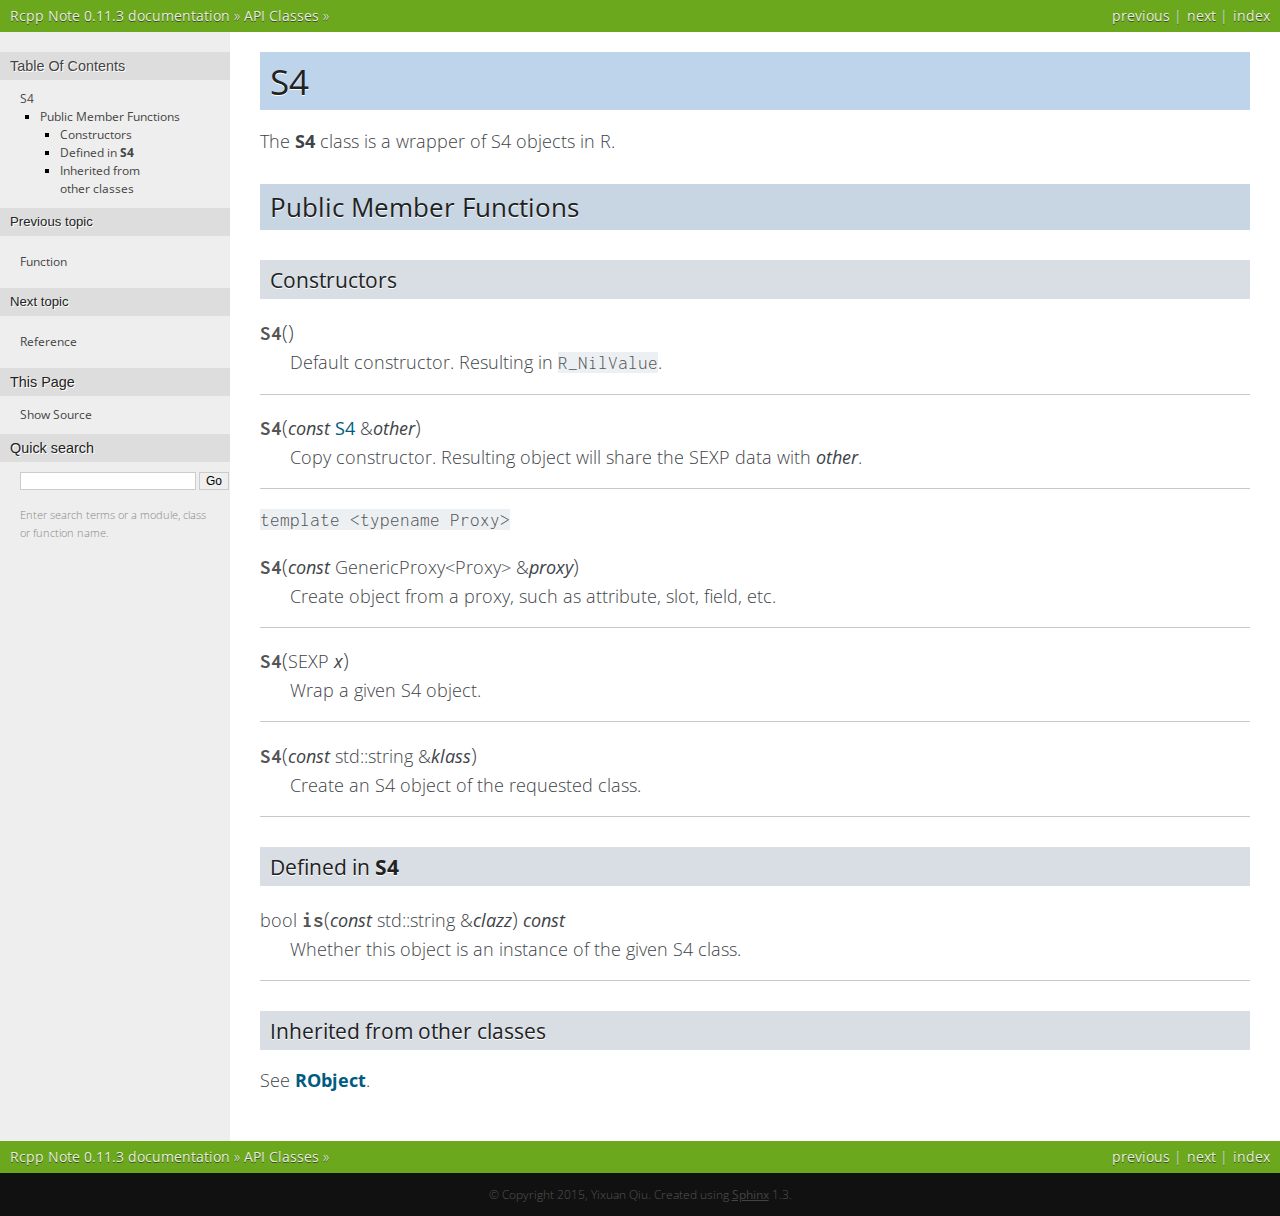
<file: api/S4.html>
<!DOCTYPE html PUBLIC "-//W3C//DTD XHTML 1.0 Transitional//EN"
  "http://www.w3.org/TR/xhtml1/DTD/xhtml1-transitional.dtd">


<html xmlns="http://www.w3.org/1999/xhtml">
  <head>
    <meta http-equiv="Content-Type" content="text/html; charset=utf-8" />
    
    <title>S4 &mdash; Rcpp Note 0.11.3 documentation</title>
    
    <link rel="stylesheet" href="../static/nature.css" type="text/css" />
    <link rel="stylesheet" href="../static/pygments.css" type="text/css" />
    <link rel="stylesheet" href="../static/jquery-ui.min.css" type="text/css" />
    
    <script type="text/javascript">
      var DOCUMENTATION_OPTIONS = {
        URL_ROOT:    '../',
        VERSION:     '0.11.3',
        COLLAPSE_INDEX: false,
        FILE_SUFFIX: '.html',
        HAS_SOURCE:  true
      };
    </script>
    <script type="text/javascript" src="../static/jquery.js"></script>
    <script type="text/javascript" src="../static/underscore.js"></script>
    <script type="text/javascript" src="../static/doctools.js"></script>
    <script type="text/javascript" src="../static/jquery-ui.min.js"></script>
    <script>
      $( document ).ready(function() {
          $(".highlight-cpp").wrap("<div class='accordion-box'></div>").before("<p class='accordion-header'>Show Example</p>");
          $(".accordion-box").accordion({
            active: false,
            collapsible: true,
            header: "p.accordion-header",
            heightStyleType: "fill"
          });
      });
    </script>
    
    <script>
        (function(i,s,o,g,r,a,m){i['GoogleAnalyticsObject']=r;i[r]=i[r]||function(){
        (i[r].q=i[r].q||[]).push(arguments)},i[r].l=1*new Date();a=s.createElement(o),
        m=s.getElementsByTagName(o)[0];a.async=1;a.src=g;m.parentNode.insertBefore(a,m)
        })(window,document,'script','//www.google-analytics.com/analytics.js','ga');

        ga('create', 'UA-43536203-3', 'auto');
        ga('send', 'pageview');
    </script>
    <link rel="top" title="Rcpp Note 0.11.3 documentation" href="../index.html" />
    <link rel="up" title="API Classes" href="../apiclass.html" />
    <link rel="next" title="Reference" href="Reference.html" />
    <link rel="prev" title="Function" href="Function.html" /> 
  </head>
  <body role="document">
    <div class="related" role="navigation" aria-label="related navigation">
      <h3>Navigation</h3>
      <ul>
        <li class="right" style="margin-right: 10px">
          <a href="../genindex.html" title="General Index"
             accesskey="I">index</a></li>
        <li class="right" >
          <a href="Reference.html" title="Reference"
             accesskey="N">next</a> |</li>
        <li class="right" >
          <a href="Function.html" title="Function"
             accesskey="P">previous</a> |</li>
        <li class="nav-item nav-item-0"><a href="../index.html">Rcpp Note 0.11.3 documentation</a> &raquo;</li>
          <li class="nav-item nav-item-1"><a href="../apiclass.html" accesskey="U">API Classes</a> &raquo;</li> 
      </ul>
    </div>  

    <div class="document">
      <div class="documentwrapper">
        <div class="bodywrapper">
          <div class="body" role="main">
            
  <div class="section" id="s4">
<h1>S4<a class="headerlink" href="#s4" title="Permalink to this headline">¶</a></h1>
<p>The <strong>S4</strong> class is a wrapper of S4 objects in R.</p>
<div class="section" id="public-member-functions">
<h2>Public Member Functions<a class="headerlink" href="#public-member-functions" title="Permalink to this headline">¶</a></h2>
<div class="section" id="constructors">
<h3>Constructors<a class="headerlink" href="#constructors" title="Permalink to this headline">¶</a></h3>
<dl class="function">
<dt id="_CPPv22S4v">
<span id="S4"></span><code class="descclassname"></code><code class="descname">S4</code><span class="sig-paren">(</span><span class="sig-paren">)</span><a class="headerlink" href="#_CPPv22S4v" title="Permalink to this definition">¶</a></dt>
<dd><p>Default constructor. Resulting in <code class="docutils literal"><span class="pre">R_NilValue</span></code>.</p>
</dd></dl>

<dl class="function">
<dt id="_CPPv22S4RK2S4">
<span id="S4__S4CR"></span><code class="descclassname"></code><code class="descname">S4</code><span class="sig-paren">(</span><em class="property">const</em> <a class="reference internal" href="#_CPPv22S4v" title="S4">S4</a> &amp;<em>other</em><span class="sig-paren">)</span><a class="headerlink" href="#_CPPv22S4RK2S4" title="Permalink to this definition">¶</a></dt>
<dd><p>Copy constructor. Resulting object will share the SEXP data with <em>other</em>.</p>
</dd></dl>

<p><code class="docutils literal"><span class="pre">template</span> <span class="pre">&lt;typename</span> <span class="pre">Proxy&gt;</span></code></p>
<dl class="function">
<dt id="_CPPv22S4RK12GenericProxyI5ProxyE">
<span id="S4__GenericProxy:Proxy:CR"></span><code class="descclassname"></code><code class="descname">S4</code><span class="sig-paren">(</span><em class="property">const</em> GenericProxy&lt;Proxy&gt; &amp;<em>proxy</em><span class="sig-paren">)</span><a class="headerlink" href="#_CPPv22S4RK12GenericProxyI5ProxyE" title="Permalink to this definition">¶</a></dt>
<dd><p>Create object from a proxy, such as attribute, slot, field, etc.</p>
</dd></dl>

<dl class="function">
<dt id="_CPPv22S44SEXP">
<span id="S4__SEXP"></span><code class="descclassname"></code><code class="descname">S4</code><span class="sig-paren">(</span>SEXP <em>x</em><span class="sig-paren">)</span><a class="headerlink" href="#_CPPv22S44SEXP" title="Permalink to this definition">¶</a></dt>
<dd><p>Wrap a given S4 object.</p>
</dd></dl>

<dl class="function">
<dt id="_CPPv22S4RKNSt6stringE">
<span id="S4__ssCR"></span><code class="descclassname"></code><code class="descname">S4</code><span class="sig-paren">(</span><em class="property">const</em> std::string &amp;<em>klass</em><span class="sig-paren">)</span><a class="headerlink" href="#_CPPv22S4RKNSt6stringE" title="Permalink to this definition">¶</a></dt>
<dd><p>Create an S4 object of the requested class.</p>
</dd></dl>

</div>
<div class="section" id="defined-in-s4">
<h3>Defined in <strong>S4</strong><a class="headerlink" href="#defined-in-s4" title="Permalink to this headline">¶</a></h3>
<dl class="function">
<dt id="_CPPv2NK2isERKNSt6stringE">
<span id="is__ssCRC"></span>bool <code class="descclassname"></code><code class="descname">is</code><span class="sig-paren">(</span><em class="property">const</em> std::string &amp;<em>clazz</em><span class="sig-paren">)</span> <em class="property">const</em><a class="headerlink" href="#_CPPv2NK2isERKNSt6stringE" title="Permalink to this definition">¶</a></dt>
<dd><p>Whether this object is an instance of the given S4 class.</p>
</dd></dl>

</div>
<div class="section" id="inherited-from-other-classes">
<h3>Inherited from other classes<a class="headerlink" href="#inherited-from-other-classes" title="Permalink to this headline">¶</a></h3>
<p>See <a class="reference internal" href="RObject.html"><em>RObject</em></a>.</p>
</div>
</div>
</div>


          </div>
        </div>
      </div>
      <div class="sphinxsidebar" role="navigation" aria-label="main navigation">
        <div class="sphinxsidebarwrapper">
  <h3><a href="../index.html">Table Of Contents</a></h3>
  <ul>
<li><a class="reference internal" href="#">S4</a><ul>
<li><a class="reference internal" href="#public-member-functions">Public Member Functions</a><ul>
<li><a class="reference internal" href="#constructors">Constructors</a></li>
<li><a class="reference internal" href="#defined-in-s4">Defined in <strong>S4</strong></a></li>
<li><a class="reference internal" href="#inherited-from-other-classes">Inherited from other classes</a></li>
</ul>
</li>
</ul>
</li>
</ul>

  <h4>Previous topic</h4>
  <p class="topless"><a href="Function.html"
                        title="previous chapter">Function</a></p>
  <h4>Next topic</h4>
  <p class="topless"><a href="Reference.html"
                        title="next chapter">Reference</a></p>
  <div role="note" aria-label="source link">
    <h3>This Page</h3>
    <ul class="this-page-menu">
      <li><a href="../sources/api/S4.txt"
            rel="nofollow">Show Source</a></li>
    </ul>
   </div>
<div id="searchbox" style="display: none" role="search">
  <h3>Quick search</h3>
    <form class="search" action="../search.html" method="get">
      <input type="text" name="q" />
      <input type="submit" value="Go" />
      <input type="hidden" name="check_keywords" value="yes" />
      <input type="hidden" name="area" value="default" />
    </form>
    <p class="searchtip" style="font-size: 90%">
    Enter search terms or a module, class or function name.
    </p>
</div>
<script type="text/javascript">$('#searchbox').show(0);</script>
        </div>
      </div>
      <div class="clearer"></div>
    </div>
    <div class="related" role="navigation" aria-label="related navigation">
      <h3>Navigation</h3>
      <ul>
        <li class="right" style="margin-right: 10px">
          <a href="../genindex.html" title="General Index"
             >index</a></li>
        <li class="right" >
          <a href="Reference.html" title="Reference"
             >next</a> |</li>
        <li class="right" >
          <a href="Function.html" title="Function"
             >previous</a> |</li>
        <li class="nav-item nav-item-0"><a href="../index.html">Rcpp Note 0.11.3 documentation</a> &raquo;</li>
          <li class="nav-item nav-item-1"><a href="../apiclass.html" >API Classes</a> &raquo;</li> 
      </ul>
    </div>
    <div class="footer" role="contentinfo">
        &copy; Copyright 2015, Yixuan Qiu.
      Created using <a href="http://sphinx-doc.org/">Sphinx</a> 1.3.
    </div>
  </body>
</html>
</file>
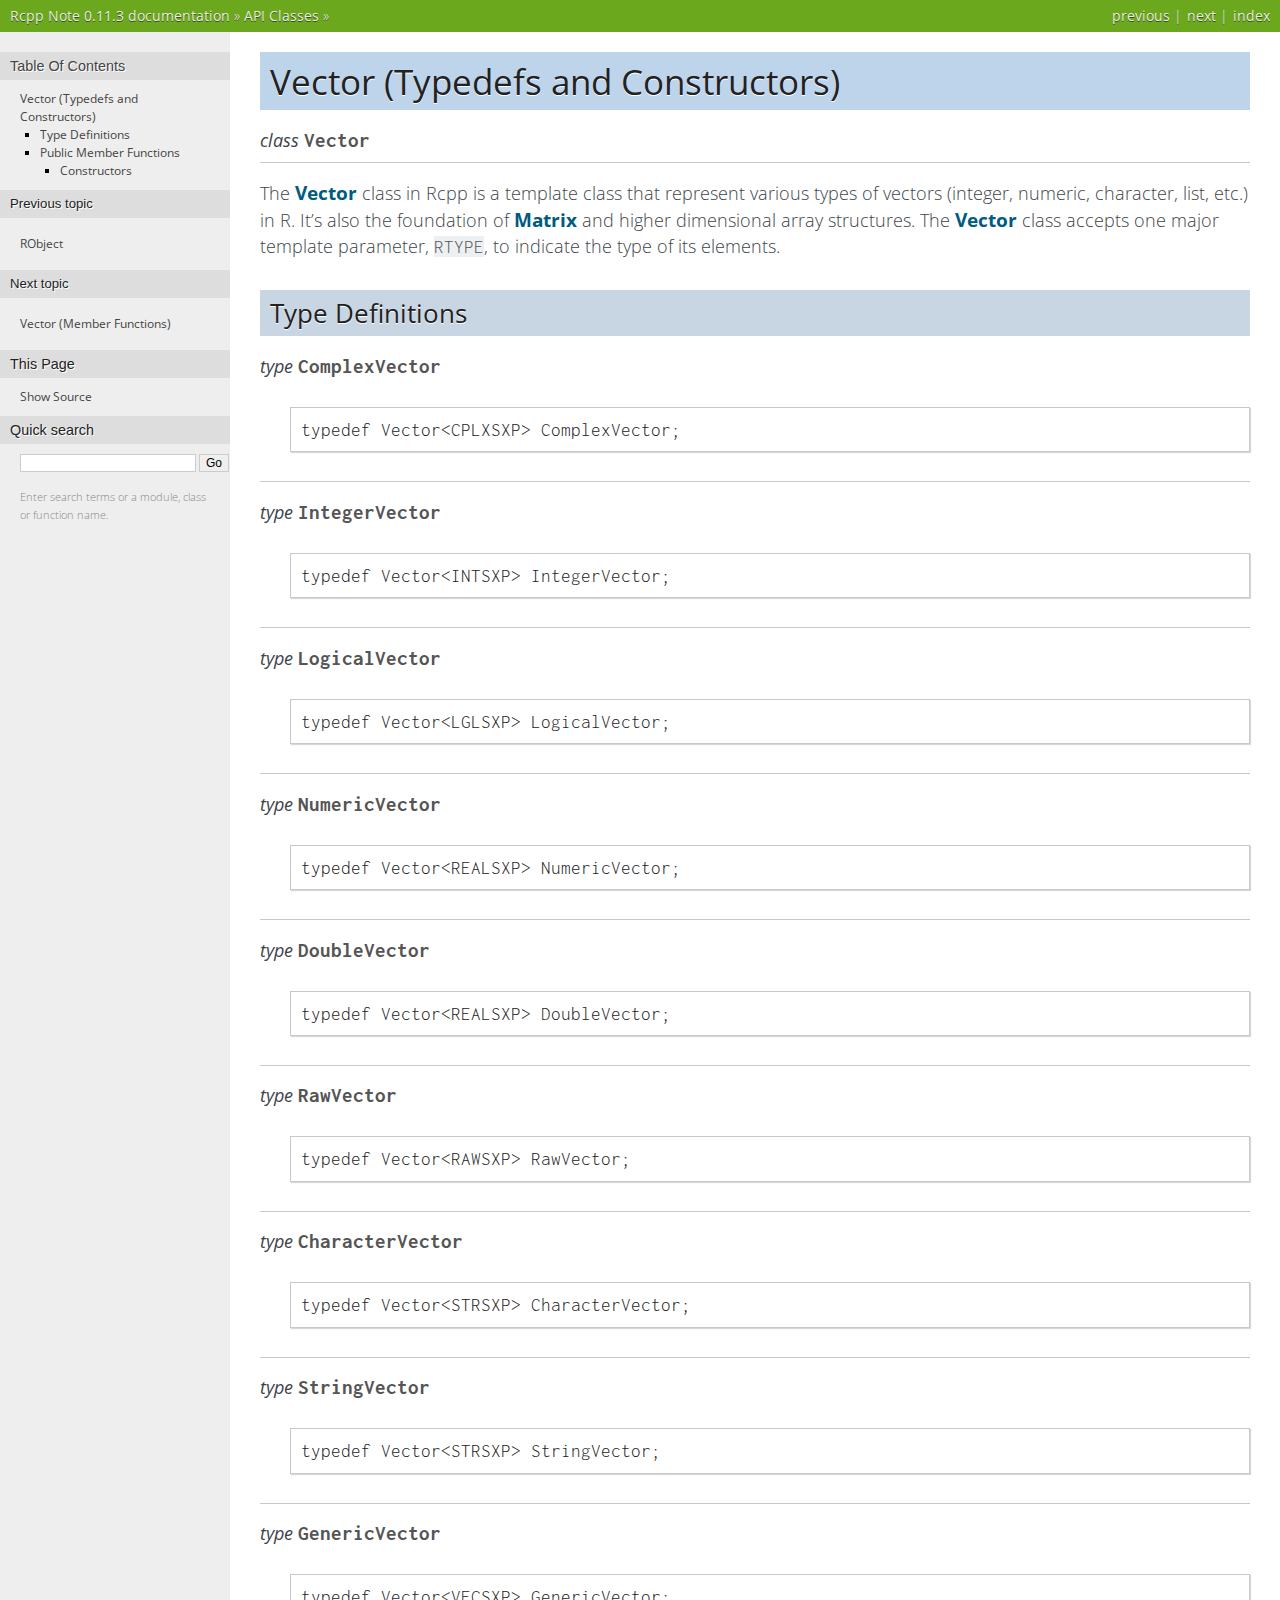
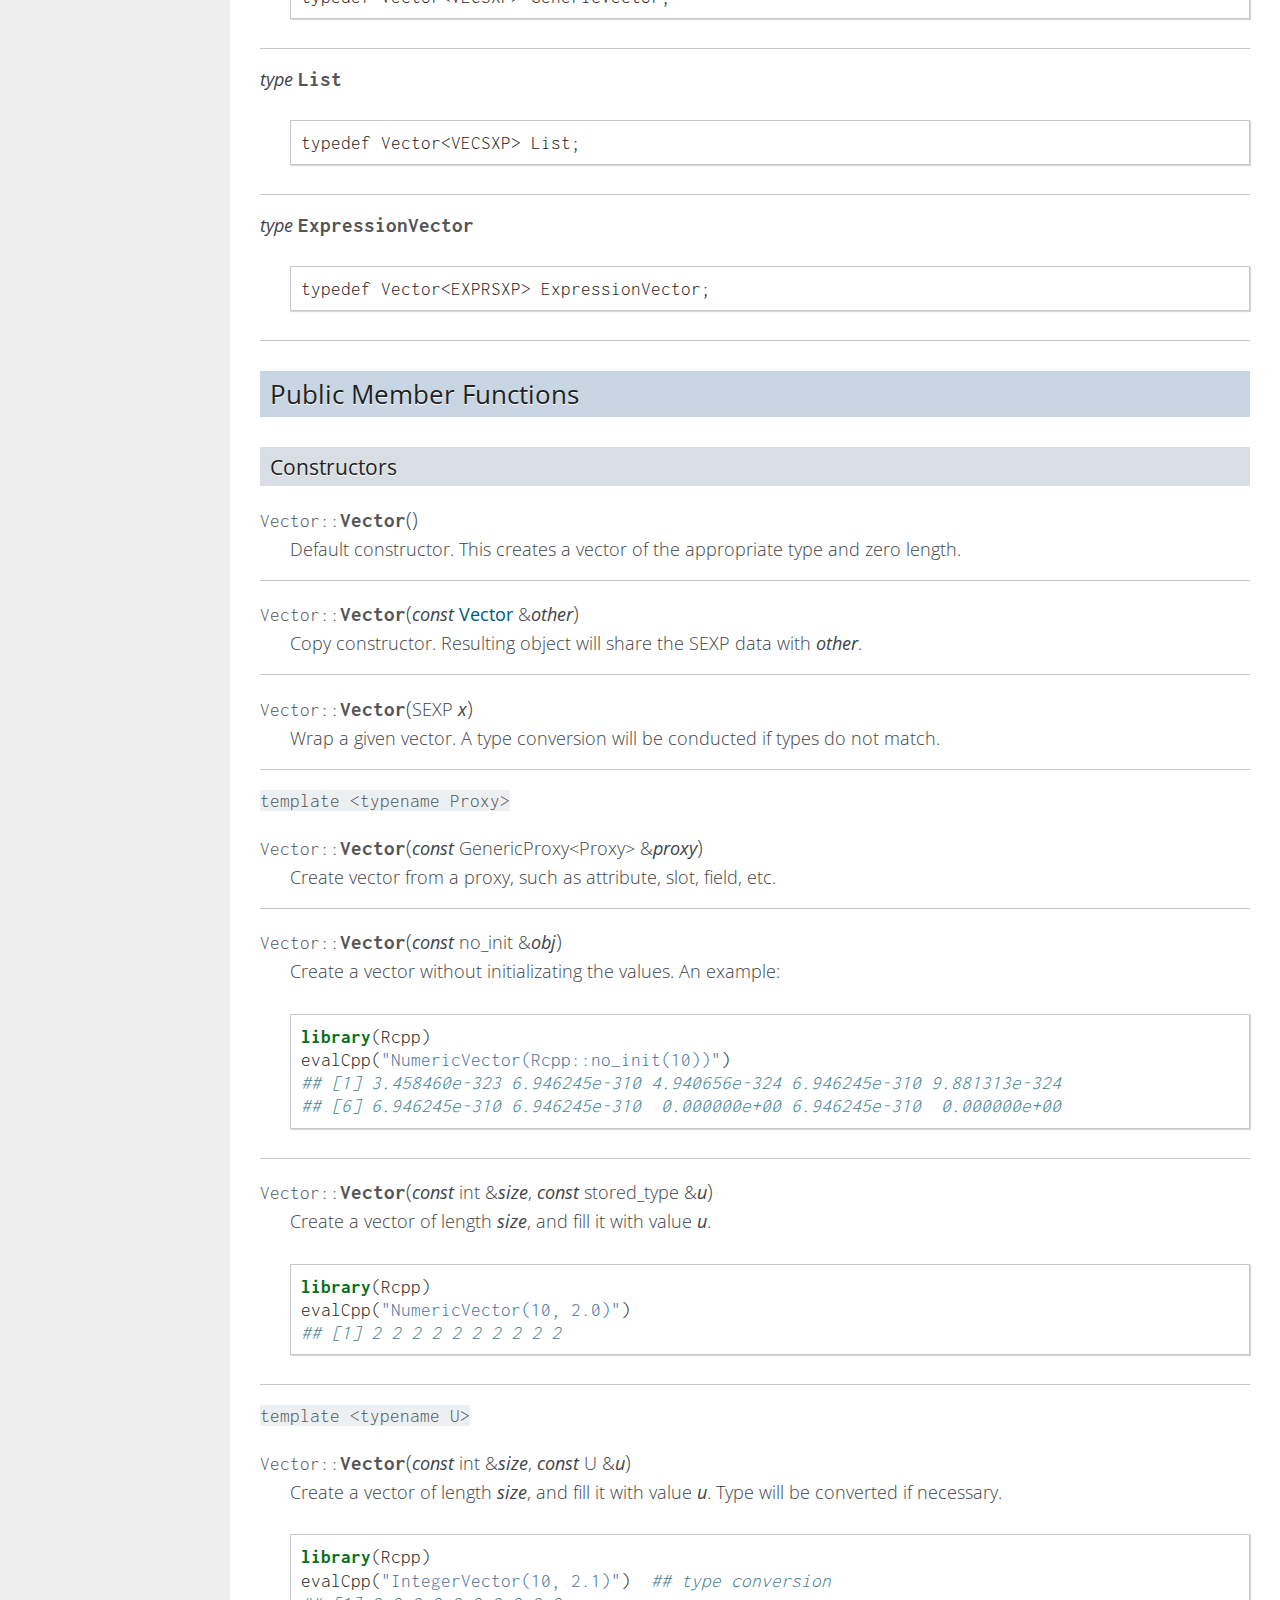
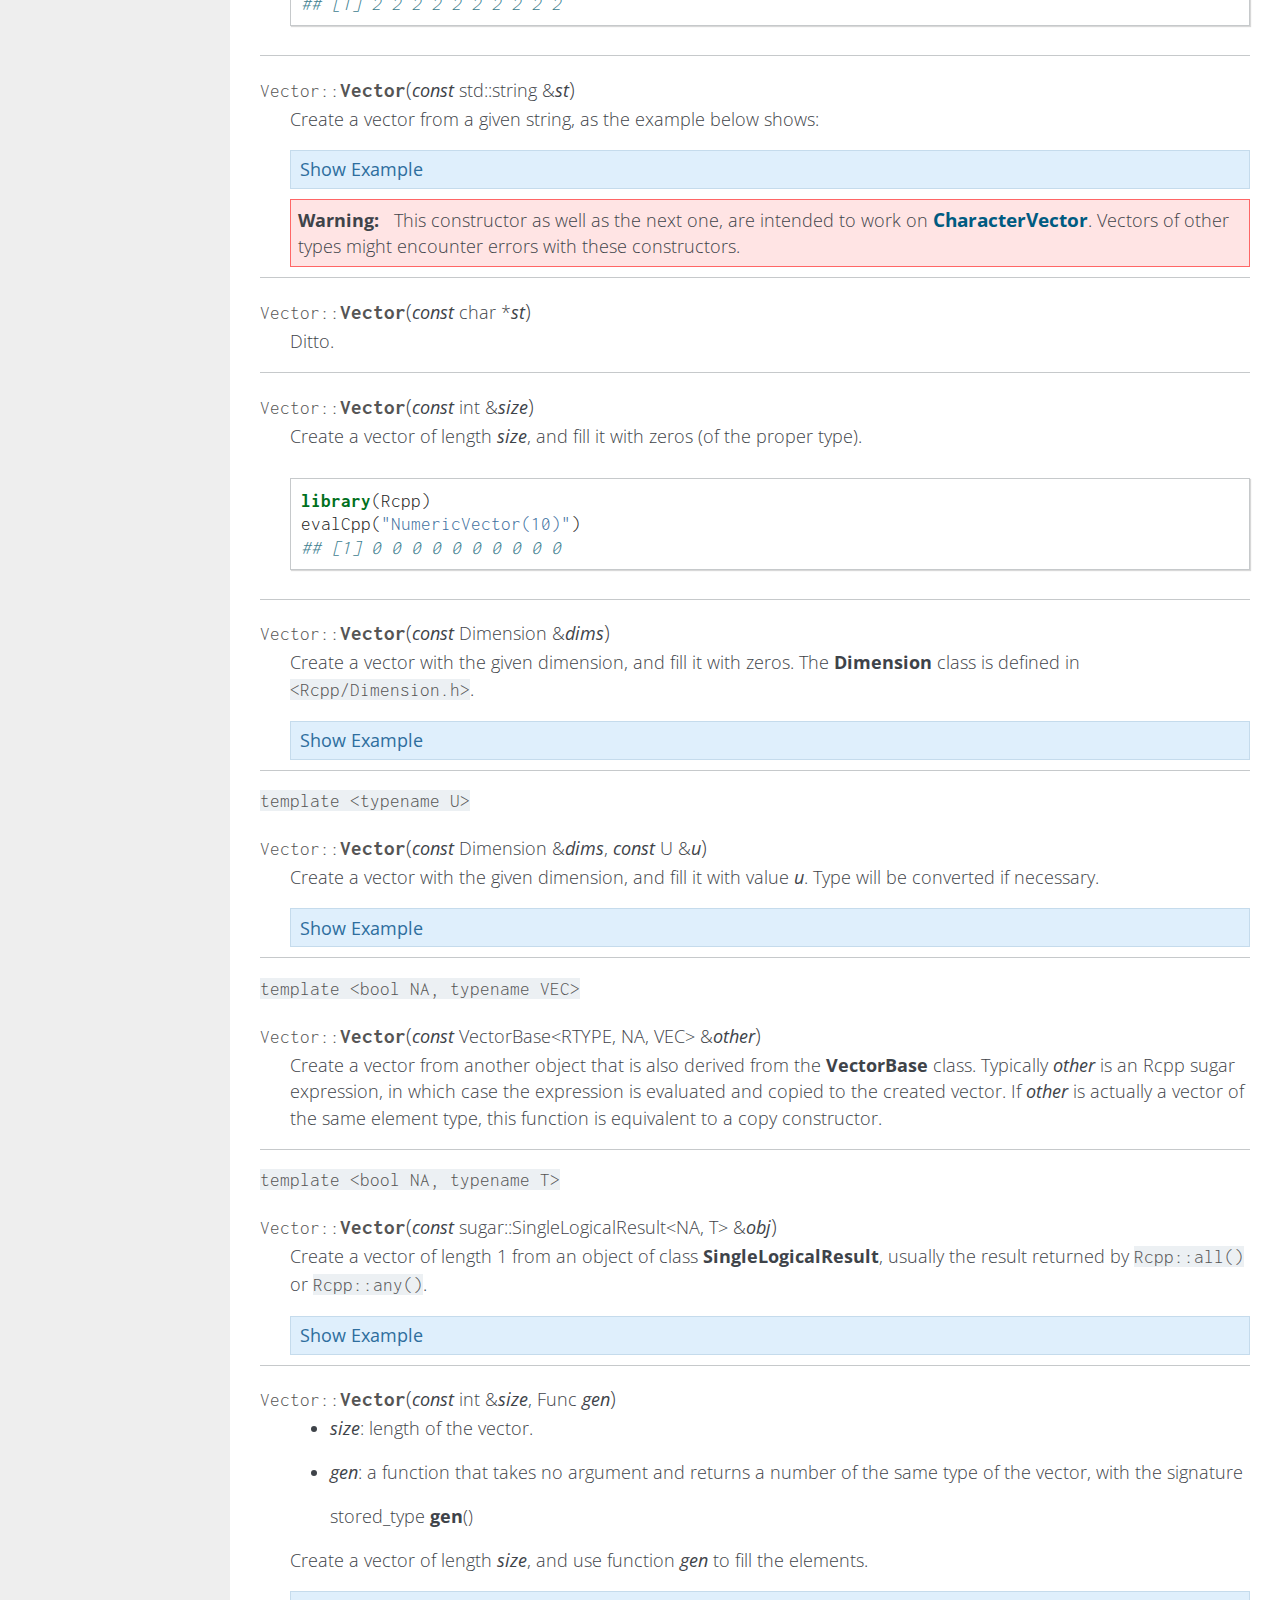
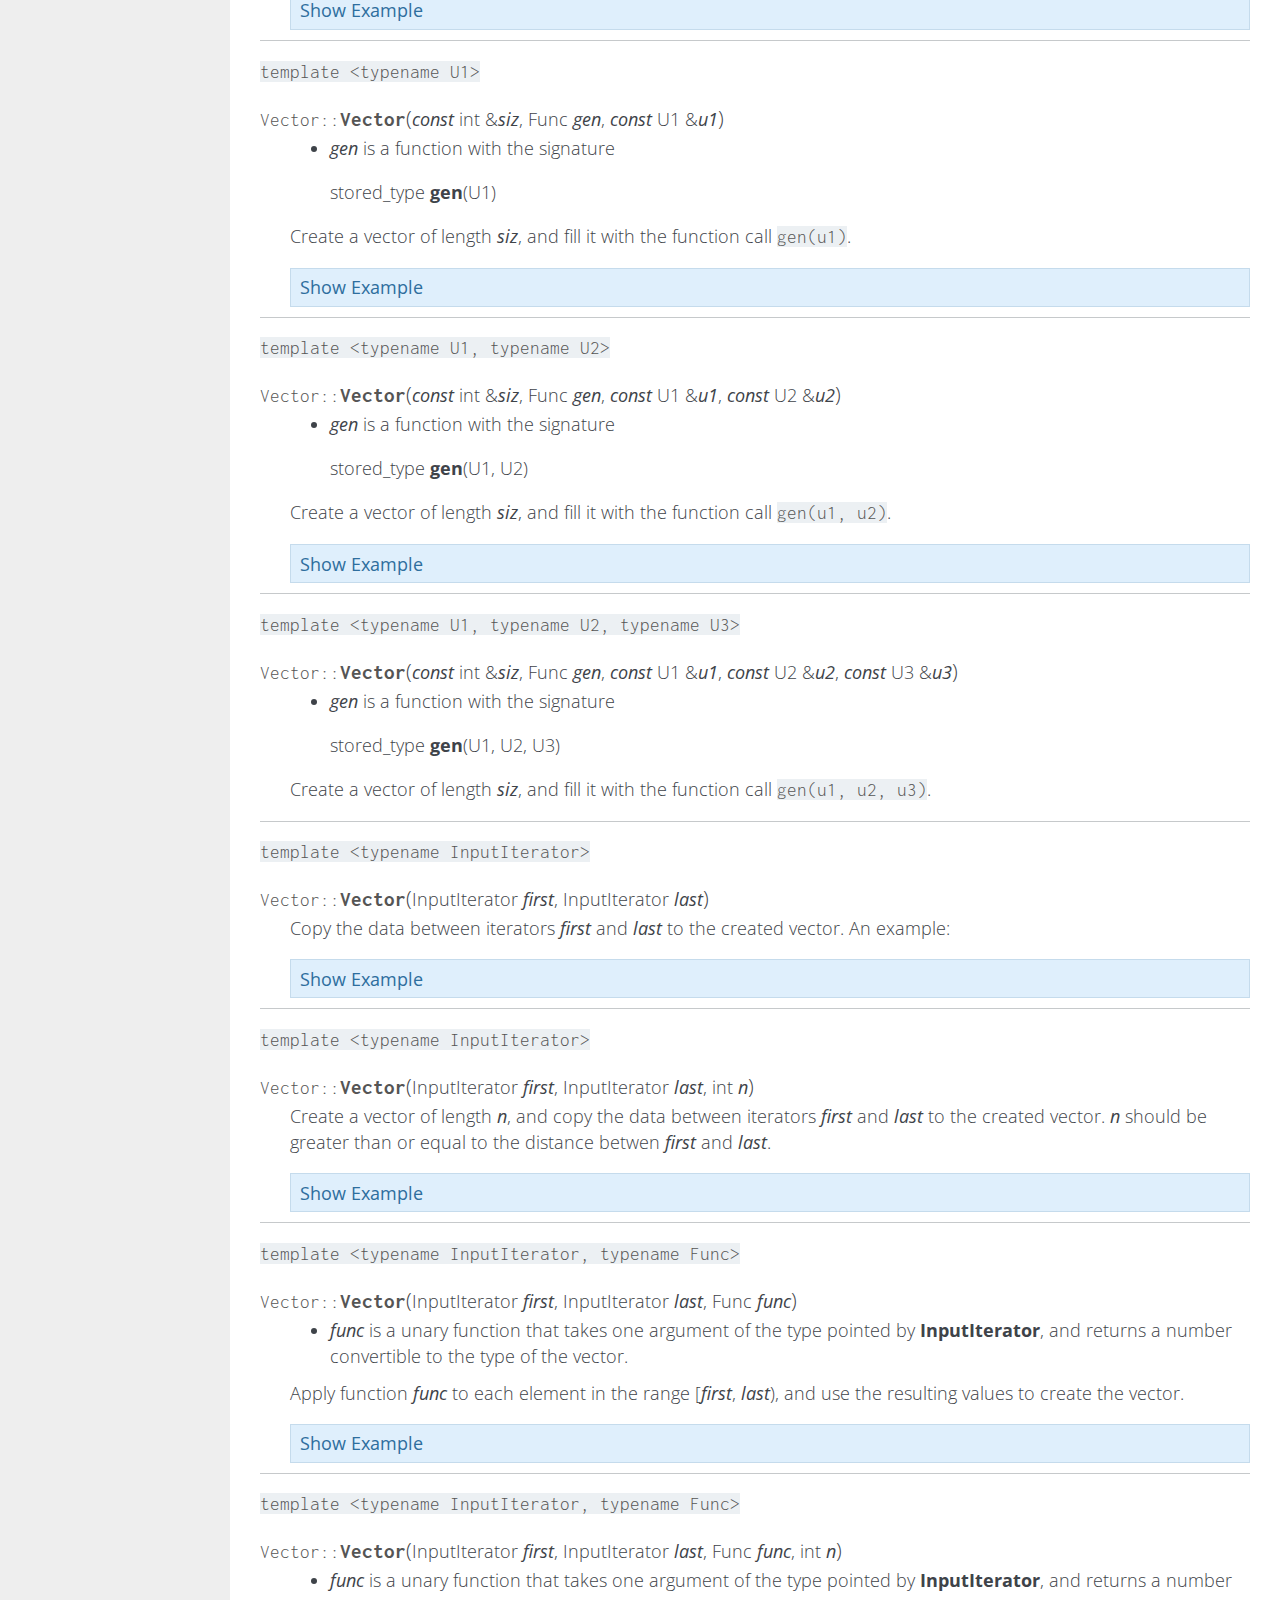
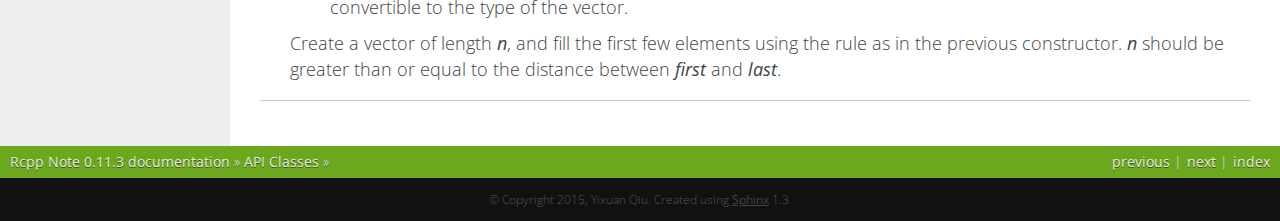
<file: api/Vector_ctor.html>
<!DOCTYPE html PUBLIC "-//W3C//DTD XHTML 1.0 Transitional//EN"
  "http://www.w3.org/TR/xhtml1/DTD/xhtml1-transitional.dtd">


<html xmlns="http://www.w3.org/1999/xhtml">
  <head>
    <meta http-equiv="Content-Type" content="text/html; charset=utf-8" />
    
    <title>Vector (Typedefs and Constructors) &mdash; Rcpp Note 0.11.3 documentation</title>
    
    <link rel="stylesheet" href="../static/nature.css" type="text/css" />
    <link rel="stylesheet" href="../static/pygments.css" type="text/css" />
    <link rel="stylesheet" href="../static/jquery-ui.min.css" type="text/css" />
    
    <script type="text/javascript">
      var DOCUMENTATION_OPTIONS = {
        URL_ROOT:    '../',
        VERSION:     '0.11.3',
        COLLAPSE_INDEX: false,
        FILE_SUFFIX: '.html',
        HAS_SOURCE:  true
      };
    </script>
    <script type="text/javascript" src="../static/jquery.js"></script>
    <script type="text/javascript" src="../static/underscore.js"></script>
    <script type="text/javascript" src="../static/doctools.js"></script>
    <script type="text/javascript" src="../static/jquery-ui.min.js"></script>
    <script>
      $( document ).ready(function() {
          $(".highlight-cpp").wrap("<div class='accordion-box'></div>").before("<p class='accordion-header'>Show Example</p>");
          $(".accordion-box").accordion({
            active: false,
            collapsible: true,
            header: "p.accordion-header",
            heightStyleType: "fill"
          });
      });
    </script>
    
    <script>
        (function(i,s,o,g,r,a,m){i['GoogleAnalyticsObject']=r;i[r]=i[r]||function(){
        (i[r].q=i[r].q||[]).push(arguments)},i[r].l=1*new Date();a=s.createElement(o),
        m=s.getElementsByTagName(o)[0];a.async=1;a.src=g;m.parentNode.insertBefore(a,m)
        })(window,document,'script','//www.google-analytics.com/analytics.js','ga');

        ga('create', 'UA-43536203-3', 'auto');
        ga('send', 'pageview');
    </script>
    <link rel="top" title="Rcpp Note 0.11.3 documentation" href="../index.html" />
    <link rel="up" title="API Classes" href="../apiclass.html" />
    <link rel="next" title="Vector (Member Functions)" href="Vector_funs.html" />
    <link rel="prev" title="RObject" href="RObject.html" /> 
  </head>
  <body role="document">
    <div class="related" role="navigation" aria-label="related navigation">
      <h3>Navigation</h3>
      <ul>
        <li class="right" style="margin-right: 10px">
          <a href="../genindex.html" title="General Index"
             accesskey="I">index</a></li>
        <li class="right" >
          <a href="Vector_funs.html" title="Vector (Member Functions)"
             accesskey="N">next</a> |</li>
        <li class="right" >
          <a href="RObject.html" title="RObject"
             accesskey="P">previous</a> |</li>
        <li class="nav-item nav-item-0"><a href="../index.html">Rcpp Note 0.11.3 documentation</a> &raquo;</li>
          <li class="nav-item nav-item-1"><a href="../apiclass.html" accesskey="U">API Classes</a> &raquo;</li> 
      </ul>
    </div>  

    <div class="document">
      <div class="documentwrapper">
        <div class="bodywrapper">
          <div class="body" role="main">
            
  <div class="section" id="vector-typedefs-and-constructors">
<h1>Vector (Typedefs and Constructors)<a class="headerlink" href="#vector-typedefs-and-constructors" title="Permalink to this headline">¶</a></h1>
<dl class="class">
<dt id="_CPPv26Vector">
<span id="Vector"></span><em class="property">class </em><code class="descclassname"></code><code class="descname">Vector</code><a class="headerlink" href="#_CPPv26Vector" title="Permalink to this definition">¶</a></dt>
<dd></dd></dl>

<p>The <a class="reference internal" href="#_CPPv26Vector" title="Vector"><code class="xref cpp cpp-class docutils literal"><span class="pre">Vector</span></code></a> class in Rcpp is a template class that represent various types of
vectors (integer, numeric, character, list, etc.) in R. It&#8217;s also the foundation of
<a class="reference internal" href="Matrix.html#_CPPv26Matrix" title="Matrix"><code class="xref cpp cpp-class docutils literal"><span class="pre">Matrix</span></code></a> and higher dimensional array structures. The <a class="reference internal" href="#_CPPv26Vector" title="Vector"><code class="xref cpp cpp-class docutils literal"><span class="pre">Vector</span></code></a> class accepts one
major template parameter, <code class="docutils literal"><span class="pre">RTYPE</span></code>, to indicate the type of its elements.</p>
<div class="section" id="type-definitions">
<h2>Type Definitions<a class="headerlink" href="#type-definitions" title="Permalink to this headline">¶</a></h2>
<dl class="type">
<dt id="_CPPv213ComplexVector">
<span id="ComplexVector"></span><em class="property">type </em><code class="descclassname"></code><code class="descname">ComplexVector</code><a class="headerlink" href="#_CPPv213ComplexVector" title="Permalink to this definition">¶</a></dt>
<dd><div class="highlight-python"><div class="highlight"><pre>typedef Vector&lt;CPLXSXP&gt; ComplexVector;
</pre></div>
</div>
</dd></dl>

<dl class="type">
<dt id="_CPPv213IntegerVector">
<span id="IntegerVector"></span><em class="property">type </em><code class="descclassname"></code><code class="descname">IntegerVector</code><a class="headerlink" href="#_CPPv213IntegerVector" title="Permalink to this definition">¶</a></dt>
<dd><div class="highlight-python"><div class="highlight"><pre>typedef Vector&lt;INTSXP&gt; IntegerVector;
</pre></div>
</div>
</dd></dl>

<dl class="type">
<dt id="_CPPv213LogicalVector">
<span id="LogicalVector"></span><em class="property">type </em><code class="descclassname"></code><code class="descname">LogicalVector</code><a class="headerlink" href="#_CPPv213LogicalVector" title="Permalink to this definition">¶</a></dt>
<dd><div class="highlight-python"><div class="highlight"><pre>typedef Vector&lt;LGLSXP&gt; LogicalVector;
</pre></div>
</div>
</dd></dl>

<dl class="type">
<dt id="_CPPv213NumericVector">
<span id="NumericVector"></span><em class="property">type </em><code class="descclassname"></code><code class="descname">NumericVector</code><a class="headerlink" href="#_CPPv213NumericVector" title="Permalink to this definition">¶</a></dt>
<dd><div class="highlight-python"><div class="highlight"><pre>typedef Vector&lt;REALSXP&gt; NumericVector;
</pre></div>
</div>
</dd></dl>

<dl class="type">
<dt id="_CPPv212DoubleVector">
<span id="DoubleVector"></span><em class="property">type </em><code class="descclassname"></code><code class="descname">DoubleVector</code><a class="headerlink" href="#_CPPv212DoubleVector" title="Permalink to this definition">¶</a></dt>
<dd><div class="highlight-python"><div class="highlight"><pre>typedef Vector&lt;REALSXP&gt; DoubleVector;
</pre></div>
</div>
</dd></dl>

<dl class="type">
<dt id="_CPPv29RawVector">
<span id="RawVector"></span><em class="property">type </em><code class="descclassname"></code><code class="descname">RawVector</code><a class="headerlink" href="#_CPPv29RawVector" title="Permalink to this definition">¶</a></dt>
<dd><div class="highlight-python"><div class="highlight"><pre>typedef Vector&lt;RAWSXP&gt; RawVector;
</pre></div>
</div>
</dd></dl>

<dl class="type">
<dt id="_CPPv215CharacterVector">
<span id="CharacterVector"></span><em class="property">type </em><code class="descclassname"></code><code class="descname">CharacterVector</code><a class="headerlink" href="#_CPPv215CharacterVector" title="Permalink to this definition">¶</a></dt>
<dd><div class="highlight-python"><div class="highlight"><pre>typedef Vector&lt;STRSXP&gt; CharacterVector;
</pre></div>
</div>
</dd></dl>

<dl class="type">
<dt id="_CPPv212StringVector">
<span id="StringVector"></span><em class="property">type </em><code class="descclassname"></code><code class="descname">StringVector</code><a class="headerlink" href="#_CPPv212StringVector" title="Permalink to this definition">¶</a></dt>
<dd><div class="highlight-python"><div class="highlight"><pre>typedef Vector&lt;STRSXP&gt; StringVector;
</pre></div>
</div>
</dd></dl>

<dl class="type">
<dt id="_CPPv213GenericVector">
<span id="GenericVector"></span><em class="property">type </em><code class="descclassname"></code><code class="descname">GenericVector</code><a class="headerlink" href="#_CPPv213GenericVector" title="Permalink to this definition">¶</a></dt>
<dd><div class="highlight-python"><div class="highlight"><pre>typedef Vector&lt;VECSXP&gt; GenericVector;
</pre></div>
</div>
</dd></dl>

<dl class="type">
<dt id="_CPPv24List">
<span id="List"></span><em class="property">type </em><code class="descclassname"></code><code class="descname">List</code><a class="headerlink" href="#_CPPv24List" title="Permalink to this definition">¶</a></dt>
<dd><div class="highlight-python"><div class="highlight"><pre>typedef Vector&lt;VECSXP&gt; List;
</pre></div>
</div>
</dd></dl>

<dl class="type">
<dt id="_CPPv216ExpressionVector">
<span id="ExpressionVector"></span><em class="property">type </em><code class="descclassname"></code><code class="descname">ExpressionVector</code><a class="headerlink" href="#_CPPv216ExpressionVector" title="Permalink to this definition">¶</a></dt>
<dd><div class="highlight-python"><div class="highlight"><pre>typedef Vector&lt;EXPRSXP&gt; ExpressionVector;
</pre></div>
</div>
</dd></dl>

</div>
<div class="section" id="public-member-functions">
<h2>Public Member Functions<a class="headerlink" href="#public-member-functions" title="Permalink to this headline">¶</a></h2>
<div class="section" id="constructors">
<h3>Constructors<a class="headerlink" href="#constructors" title="Permalink to this headline">¶</a></h3>
<dl class="function">
<dt id="_CPPv2N6Vector6VectorEv">
<span id="Vector::Vector"></span><code class="descclassname">Vector::</code><code class="descname">Vector</code><span class="sig-paren">(</span><span class="sig-paren">)</span><a class="headerlink" href="#_CPPv2N6Vector6VectorEv" title="Permalink to this definition">¶</a></dt>
<dd><p>Default constructor. This creates a vector of the appropriate type and zero length.</p>
</dd></dl>

<dl class="function">
<dt id="_CPPv2N6Vector6VectorERK6Vector">
<span id="Vector::Vector__VectorCR"></span><code class="descclassname">Vector::</code><code class="descname">Vector</code><span class="sig-paren">(</span><em class="property">const</em> <a class="reference internal" href="#_CPPv2N6Vector6VectorEv" title="Vector::Vector">Vector</a> &amp;<em>other</em><span class="sig-paren">)</span><a class="headerlink" href="#_CPPv2N6Vector6VectorERK6Vector" title="Permalink to this definition">¶</a></dt>
<dd><p>Copy constructor. Resulting object will share the SEXP data with <em>other</em>.</p>
</dd></dl>

<dl class="function">
<dt id="_CPPv2N6Vector6VectorE4SEXP">
<span id="Vector::Vector__SEXP"></span><code class="descclassname">Vector::</code><code class="descname">Vector</code><span class="sig-paren">(</span>SEXP <em>x</em><span class="sig-paren">)</span><a class="headerlink" href="#_CPPv2N6Vector6VectorE4SEXP" title="Permalink to this definition">¶</a></dt>
<dd><p>Wrap a given vector. A type conversion will be conducted if types do not match.</p>
</dd></dl>

<p><code class="docutils literal"><span class="pre">template</span> <span class="pre">&lt;typename</span> <span class="pre">Proxy&gt;</span></code></p>
<dl class="function">
<dt id="_CPPv2N6Vector6VectorERK12GenericProxyI5ProxyE">
<span id="Vector::Vector__GenericProxy:Proxy:CR"></span><code class="descclassname">Vector::</code><code class="descname">Vector</code><span class="sig-paren">(</span><em class="property">const</em> GenericProxy&lt;Proxy&gt; &amp;<em>proxy</em><span class="sig-paren">)</span><a class="headerlink" href="#_CPPv2N6Vector6VectorERK12GenericProxyI5ProxyE" title="Permalink to this definition">¶</a></dt>
<dd><p>Create vector from a proxy, such as attribute, slot, field, etc.</p>
</dd></dl>

<dl class="function">
<dt id="_CPPv2N6Vector6VectorERK7no_init">
<span id="Vector::Vector__no_initCR"></span><code class="descclassname">Vector::</code><code class="descname">Vector</code><span class="sig-paren">(</span><em class="property">const</em> no_init &amp;<em>obj</em><span class="sig-paren">)</span><a class="headerlink" href="#_CPPv2N6Vector6VectorERK7no_init" title="Permalink to this definition">¶</a></dt>
<dd><p>Create a vector without initializating the values. An example:</p>
<div class="highlight-r"><div class="highlight"><pre><span class="kn">library</span><span class="p">(</span>Rcpp<span class="p">)</span>
evalCpp<span class="p">(</span><span class="s">&quot;NumericVector(Rcpp::no_init(10))&quot;</span><span class="p">)</span>
<span class="c1">## [1] 3.458460e-323 6.946245e-310 4.940656e-324 6.946245e-310 9.881313e-324</span>
<span class="c1">## [6] 6.946245e-310 6.946245e-310  0.000000e+00 6.946245e-310  0.000000e+00</span>
</pre></div>
</div>
</dd></dl>

<dl class="function">
<dt id="_CPPv2N6Vector6VectorERKiRK11stored_type">
<span id="Vector::Vector__iCR.stored_typeCR"></span><code class="descclassname">Vector::</code><code class="descname">Vector</code><span class="sig-paren">(</span><em class="property">const</em> int &amp;<em>size</em>, <em class="property">const</em> stored_type &amp;<em>u</em><span class="sig-paren">)</span><a class="headerlink" href="#_CPPv2N6Vector6VectorERKiRK11stored_type" title="Permalink to this definition">¶</a></dt>
<dd><p>Create a vector of length <em>size</em>, and fill it with value <em>u</em>.</p>
<div class="highlight-r"><div class="highlight"><pre><span class="kn">library</span><span class="p">(</span>Rcpp<span class="p">)</span>
evalCpp<span class="p">(</span><span class="s">&quot;NumericVector(10, 2.0)&quot;</span><span class="p">)</span>
<span class="c1">## [1] 2 2 2 2 2 2 2 2 2 2</span>
</pre></div>
</div>
</dd></dl>

<p><code class="docutils literal"><span class="pre">template</span> <span class="pre">&lt;typename</span> <span class="pre">U&gt;</span></code></p>
<dl class="function">
<dt id="_CPPv2N6Vector6VectorERKiRK1U">
<span id="Vector::Vector__iCR.UCR"></span><code class="descclassname">Vector::</code><code class="descname">Vector</code><span class="sig-paren">(</span><em class="property">const</em> int &amp;<em>size</em>, <em class="property">const</em> U &amp;<em>u</em><span class="sig-paren">)</span><a class="headerlink" href="#_CPPv2N6Vector6VectorERKiRK1U" title="Permalink to this definition">¶</a></dt>
<dd><p>Create a vector of length <em>size</em>, and fill it with value <em>u</em>. Type will
be converted if necessary.</p>
<div class="highlight-r"><div class="highlight"><pre><span class="kn">library</span><span class="p">(</span>Rcpp<span class="p">)</span>
evalCpp<span class="p">(</span><span class="s">&quot;IntegerVector(10, 2.1)&quot;</span><span class="p">)</span>  <span class="c1">## type conversion</span>
<span class="c1">## [1] 2 2 2 2 2 2 2 2 2 2</span>
</pre></div>
</div>
</dd></dl>

<dl class="function">
<dt id="_CPPv2N6Vector6VectorERKNSt6stringE">
<span id="Vector::Vector__ssCR"></span><code class="descclassname">Vector::</code><code class="descname">Vector</code><span class="sig-paren">(</span><em class="property">const</em> std::string &amp;<em>st</em><span class="sig-paren">)</span><a class="headerlink" href="#_CPPv2N6Vector6VectorERKNSt6stringE" title="Permalink to this definition">¶</a></dt>
<dd><p>Create a vector from a given string, as the example below shows:</p>
<div class="highlight-cpp"><div class="highlight"><pre><span class="cp">#include &lt;Rcpp.h&gt;</span>
<span class="k">using</span> <span class="k">namespace</span> <span class="n">Rcpp</span><span class="p">;</span>

<span class="c1">// [[Rcpp::export]]</span>
<span class="n">RObject</span> <span class="nf">ex_Vector_string</span><span class="p">()</span>
<span class="p">{</span>
    <span class="n">CharacterVector</span> <span class="n">x</span><span class="p">(</span><span class="n">std</span><span class="o">::</span><span class="n">string</span><span class="p">(</span><span class="s">&quot;Hello&quot;</span><span class="p">));</span>
    <span class="k">return</span> <span class="n">x</span><span class="p">;</span> <span class="c1">// a length-one character vector</span>
<span class="p">}</span>

<span class="cm">/*** R</span>
<span class="cm">ex_Vector_string()</span>
<span class="cm">## [1] &quot;Hello&quot;</span>
<span class="cm">*/</span>
</pre></div>
</div>
<div class="admonition warning">
<p class="first admonition-title">Warning</p>
<p class="last">This constructor as well as the next one, are intended to work
on <a class="reference internal" href="#_CPPv215CharacterVector" title="CharacterVector"><code class="xref cpp cpp-type docutils literal"><span class="pre">CharacterVector</span></code></a>. Vectors of other types might encounter
errors with these constructors.</p>
</div>
</dd></dl>

<dl class="function">
<dt id="_CPPv2N6Vector6VectorEPKc">
<span id="Vector::Vector__cCP"></span><code class="descclassname">Vector::</code><code class="descname">Vector</code><span class="sig-paren">(</span><em class="property">const</em> char *<em>st</em><span class="sig-paren">)</span><a class="headerlink" href="#_CPPv2N6Vector6VectorEPKc" title="Permalink to this definition">¶</a></dt>
<dd><p>Ditto.</p>
</dd></dl>

<dl class="function">
<dt id="_CPPv2N6Vector6VectorERKi">
<span id="Vector::Vector__iCR"></span><code class="descclassname">Vector::</code><code class="descname">Vector</code><span class="sig-paren">(</span><em class="property">const</em> int &amp;<em>size</em><span class="sig-paren">)</span><a class="headerlink" href="#_CPPv2N6Vector6VectorERKi" title="Permalink to this definition">¶</a></dt>
<dd><p>Create a vector of length <em>size</em>, and fill it with zeros (of the proper type).</p>
<div class="highlight-r"><div class="highlight"><pre><span class="kn">library</span><span class="p">(</span>Rcpp<span class="p">)</span>
evalCpp<span class="p">(</span><span class="s">&quot;NumericVector(10)&quot;</span><span class="p">)</span>
<span class="c1">## [1] 0 0 0 0 0 0 0 0 0 0</span>
</pre></div>
</div>
</dd></dl>

<dl class="function">
<dt id="_CPPv2N6Vector6VectorERK9Dimension">
<span id="Vector::Vector__DimensionCR"></span><code class="descclassname">Vector::</code><code class="descname">Vector</code><span class="sig-paren">(</span><em class="property">const</em> Dimension &amp;<em>dims</em><span class="sig-paren">)</span><a class="headerlink" href="#_CPPv2N6Vector6VectorERK9Dimension" title="Permalink to this definition">¶</a></dt>
<dd><p>Create a vector with the given dimension, and fill it with zeros. The <strong>Dimension</strong>
class is defined in <code class="docutils literal"><span class="pre">&lt;Rcpp/Dimension.h&gt;</span></code>.</p>
<div class="highlight-cpp"><div class="highlight"><pre><span class="cp">#include &lt;Rcpp.h&gt;</span>
<span class="k">using</span> <span class="k">namespace</span> <span class="n">Rcpp</span><span class="p">;</span>

<span class="c1">// [[Rcpp::export]]</span>
<span class="n">RObject</span> <span class="nf">ex1_Vector_dims</span><span class="p">()</span>
<span class="p">{</span>
    <span class="n">Dimension</span> <span class="n">dim</span><span class="p">(</span><span class="mi">2</span><span class="p">,</span> <span class="mi">3</span><span class="p">,</span> <span class="mi">4</span><span class="p">);</span>
    <span class="c1">// a 2x3x4 array</span>
    <span class="k">return</span> <span class="n">NumericVector</span><span class="p">(</span><span class="n">dim</span><span class="p">);</span>
<span class="p">}</span>

<span class="cm">/*** R</span>
<span class="cm">ex1_Vector_dims()</span>

<span class="cm">## , , 1</span>
<span class="cm">##</span>
<span class="cm">##      [,1] [,2] [,3]</span>
<span class="cm">## [1,]    0    0    0</span>
<span class="cm">## [2,]    0    0    0</span>
<span class="cm">##</span>
<span class="cm">## , , 2</span>
<span class="cm">##</span>
<span class="cm">##      [,1] [,2] [,3]</span>
<span class="cm">## [1,]    0    0    0</span>
<span class="cm">## [2,]    0    0    0</span>
<span class="cm">##</span>
<span class="cm">## , , 3</span>
<span class="cm">##</span>
<span class="cm">##      [,1] [,2] [,3]</span>
<span class="cm">## [1,]    0    0    0</span>
<span class="cm">## [2,]    0    0    0</span>
<span class="cm">##</span>
<span class="cm">## , , 4</span>
<span class="cm">##</span>
<span class="cm">##      [,1] [,2] [,3]</span>
<span class="cm">## [1,]    0    0    0</span>
<span class="cm">## [2,]    0    0    0</span>

<span class="cm">*/</span>
</pre></div>
</div>
</dd></dl>

<p><code class="docutils literal"><span class="pre">template</span> <span class="pre">&lt;typename</span> <span class="pre">U&gt;</span></code></p>
<dl class="function">
<dt id="_CPPv2N6Vector6VectorERK9DimensionRK1U">
<span id="Vector::Vector__DimensionCR.UCR"></span><code class="descclassname">Vector::</code><code class="descname">Vector</code><span class="sig-paren">(</span><em class="property">const</em> Dimension &amp;<em>dims</em>, <em class="property">const</em> U &amp;<em>u</em><span class="sig-paren">)</span><a class="headerlink" href="#_CPPv2N6Vector6VectorERK9DimensionRK1U" title="Permalink to this definition">¶</a></dt>
<dd><p>Create a vector with the given dimension, and fill it with value <em>u</em>. Type will
be converted if necessary.</p>
<div class="highlight-cpp"><div class="highlight"><pre><span class="cp">#include &lt;Rcpp.h&gt;</span>
<span class="k">using</span> <span class="k">namespace</span> <span class="n">Rcpp</span><span class="p">;</span>

<span class="c1">// [[Rcpp::export]]</span>
<span class="n">RObject</span> <span class="nf">ex2_Vector_dims</span><span class="p">()</span>
<span class="p">{</span>
    <span class="n">Dimension</span> <span class="n">dim</span><span class="p">(</span><span class="mi">2</span><span class="p">,</span> <span class="mi">2</span><span class="p">,</span> <span class="mi">2</span><span class="p">);</span>
    <span class="c1">// a 2x2x2 array filled with 1</span>
    <span class="k">return</span> <span class="n">NumericVector</span><span class="p">(</span><span class="n">dim</span><span class="p">,</span> <span class="mf">1.0</span><span class="p">);</span>
<span class="p">}</span>

<span class="cm">/*** R</span>
<span class="cm">ex2_Vector_dims()</span>

<span class="cm">## , , 1</span>
<span class="cm">##</span>
<span class="cm">##      [,1] [,2]</span>
<span class="cm">## [1,]    1    1</span>
<span class="cm">## [2,]    1    1</span>
<span class="cm">##</span>
<span class="cm">## , , 2</span>
<span class="cm">##</span>
<span class="cm">##      [,1] [,2]</span>
<span class="cm">## [1,]    1    1</span>
<span class="cm">## [2,]    1    1</span>

<span class="cm">*/</span>
</pre></div>
</div>
</dd></dl>

<p><code class="docutils literal"><span class="pre">template</span> <span class="pre">&lt;bool</span> <span class="pre">NA,</span> <span class="pre">typename</span> <span class="pre">VEC&gt;</span></code></p>
<dl class="function">
<dt id="_CPPv2N6Vector6VectorERK10VectorBaseI5RTYPE2NA3VECE">
<span id="Vector::Vector__VectorBase:RTYPE.NA.VEC:CR"></span><code class="descclassname">Vector::</code><code class="descname">Vector</code><span class="sig-paren">(</span><em class="property">const</em> VectorBase&lt;RTYPE, NA, VEC&gt; &amp;<em>other</em><span class="sig-paren">)</span><a class="headerlink" href="#_CPPv2N6Vector6VectorERK10VectorBaseI5RTYPE2NA3VECE" title="Permalink to this definition">¶</a></dt>
<dd><p>Create a vector from another object that is also derived from the <strong>VectorBase</strong> class.
Typically <em>other</em> is an Rcpp sugar expression, in which case the expression is evaluated
and copied to the created vector. If <em>other</em> is actually a vector of the same element type,
this function is equivalent to a copy constructor.</p>
</dd></dl>

<p><code class="docutils literal"><span class="pre">template</span> <span class="pre">&lt;bool</span> <span class="pre">NA,</span> <span class="pre">typename</span> <span class="pre">T&gt;</span></code></p>
<dl class="function">
<dt id="_CPPv2N6Vector6VectorERKN5sugar19SingleLogicalResultI2NA1TEE">
<span id="Vector::Vector__sugar::SingleLogicalResult:NA.T:CR"></span><code class="descclassname">Vector::</code><code class="descname">Vector</code><span class="sig-paren">(</span><em class="property">const</em> sugar::SingleLogicalResult&lt;NA, T&gt; &amp;<em>obj</em><span class="sig-paren">)</span><a class="headerlink" href="#_CPPv2N6Vector6VectorERKN5sugar19SingleLogicalResultI2NA1TEE" title="Permalink to this definition">¶</a></dt>
<dd><p>Create a vector of length 1 from an object of class <strong>SingleLogicalResult</strong>, usually the result
returned by <code class="docutils literal"><span class="pre">Rcpp::all()</span></code> or <code class="docutils literal"><span class="pre">Rcpp::any()</span></code>.</p>
<div class="highlight-cpp"><div class="highlight"><pre><span class="cp">#include &lt;Rcpp.h&gt;</span>
<span class="k">using</span> <span class="k">namespace</span> <span class="n">Rcpp</span><span class="p">;</span>

<span class="c1">// [[Rcpp::export]]</span>
<span class="n">RObject</span> <span class="nf">ex_Vector_slr</span><span class="p">()</span>
<span class="p">{</span>
    <span class="n">IntegerVector</span> <span class="n">v</span><span class="p">(</span><span class="mi">5</span><span class="p">,</span> <span class="mi">2</span><span class="p">);</span> <span class="c1">// length 5, filled with 2</span>
    <span class="k">return</span> <span class="n">LogicalVector</span><span class="p">(</span><span class="n">all</span><span class="p">(</span><span class="n">v</span> <span class="o">&gt;</span> <span class="mi">1</span><span class="p">));</span>
<span class="p">}</span>

<span class="cm">/*** R</span>
<span class="cm">ex_Vector_slr() ## TRUE</span>
<span class="cm">*/</span>
</pre></div>
</div>
</dd></dl>

<dl class="function">
<dt id="_CPPv2N6Vector6VectorERKi4Func">
<span id="Vector::Vector__iCR.Func"></span><code class="descclassname">Vector::</code><code class="descname">Vector</code><span class="sig-paren">(</span><em class="property">const</em> int &amp;<em>size</em>, Func <em>gen</em><span class="sig-paren">)</span><a class="headerlink" href="#_CPPv2N6Vector6VectorERKi4Func" title="Permalink to this definition">¶</a></dt>
<dd><ul>
<li><p class="first"><em>size</em>: length of the vector.</p>
</li>
<li><p class="first"><em>gen</em>: a function that takes no argument and returns a number of the
same type of the vector, with the signature</p>
<p>stored_type <strong>gen</strong>()</p>
</li>
</ul>
<p>Create a vector of length <em>size</em>, and use function <em>gen</em> to fill the elements.</p>
<div class="highlight-cpp"><div class="highlight"><pre><span class="cp">#include &lt;Rcpp.h&gt;</span>
<span class="k">using</span> <span class="k">namespace</span> <span class="n">Rcpp</span><span class="p">;</span>

<span class="kt">double</span> <span class="nf">f</span><span class="p">()</span> <span class="p">{</span> <span class="k">return</span> <span class="mf">2.0</span><span class="p">;</span> <span class="p">}</span>
<span class="c1">// [[Rcpp::export]]</span>
<span class="n">RObject</span> <span class="nf">ex0_Vector_gen</span><span class="p">()</span>
<span class="p">{</span>
    <span class="c1">// a vector of length 10 filled with 2.0</span>
    <span class="k">return</span> <span class="n">NumericVector</span><span class="p">(</span><span class="mi">10</span><span class="p">,</span> <span class="n">f</span><span class="p">);</span>
<span class="p">}</span>

<span class="cm">/*** R</span>
<span class="cm">ex0_Vector_gen()</span>
<span class="cm">## [1] 2 2 2 2 2 2 2 2 2 2</span>
<span class="cm">*/</span>
</pre></div>
</div>
</dd></dl>

<p><code class="docutils literal"><span class="pre">template</span> <span class="pre">&lt;typename</span> <span class="pre">U1&gt;</span></code></p>
<dl class="function">
<dt id="_CPPv2N6Vector6VectorERKi4FuncRK2U1">
<span id="Vector::Vector__iCR.Func.U1CR"></span><code class="descclassname">Vector::</code><code class="descname">Vector</code><span class="sig-paren">(</span><em class="property">const</em> int &amp;<em>siz</em>, Func <em>gen</em>, <em class="property">const</em> U1 &amp;<em>u1</em><span class="sig-paren">)</span><a class="headerlink" href="#_CPPv2N6Vector6VectorERKi4FuncRK2U1" title="Permalink to this definition">¶</a></dt>
<dd><ul>
<li><p class="first"><em>gen</em> is a function with the signature</p>
<p>stored_type <strong>gen</strong>(U1)</p>
</li>
</ul>
<p>Create a vector of length <em>siz</em>, and fill it with the function call <code class="docutils literal"><span class="pre">gen(u1)</span></code>.</p>
<div class="highlight-cpp"><div class="highlight"><pre><span class="cp">#include &lt;Rcpp.h&gt;</span>
<span class="k">using</span> <span class="k">namespace</span> <span class="n">Rcpp</span><span class="p">;</span>

<span class="c1">// [[Rcpp::export]]</span>
<span class="n">RObject</span> <span class="nf">ex1_Vector_gen</span><span class="p">()</span>
<span class="p">{</span>
    <span class="n">Rcpp</span><span class="o">::</span><span class="n">RNGScope</span> <span class="n">scp</span><span class="p">;</span>
    <span class="c1">// 5 exponential random numbers of mean 1</span>
    <span class="k">return</span> <span class="n">NumericVector</span><span class="p">(</span><span class="mi">5</span><span class="p">,</span> <span class="n">R</span><span class="o">::</span><span class="n">rexp</span><span class="p">,</span> <span class="mf">1.0</span><span class="p">);</span>
<span class="p">}</span>

<span class="cm">/*** R</span>
<span class="cm">set.seed(123)</span>
<span class="cm">ex1_Vector_gen()</span>
<span class="cm">## [1] 0.84345726 0.57661027 1.32905487 0.03157736 0.05621098</span>
<span class="cm">*/</span>
</pre></div>
</div>
</dd></dl>

<p><code class="docutils literal"><span class="pre">template</span> <span class="pre">&lt;typename</span> <span class="pre">U1,</span> <span class="pre">typename</span> <span class="pre">U2&gt;</span></code></p>
<dl class="function">
<dt id="_CPPv2N6Vector6VectorERKi4FuncRK2U1RK2U2">
<span id="Vector::Vector__iCR.Func.U1CR.U2CR"></span><code class="descclassname">Vector::</code><code class="descname">Vector</code><span class="sig-paren">(</span><em class="property">const</em> int &amp;<em>siz</em>, Func <em>gen</em>, <em class="property">const</em> U1 &amp;<em>u1</em>, <em class="property">const</em> U2 &amp;<em>u2</em><span class="sig-paren">)</span><a class="headerlink" href="#_CPPv2N6Vector6VectorERKi4FuncRK2U1RK2U2" title="Permalink to this definition">¶</a></dt>
<dd><ul>
<li><p class="first"><em>gen</em> is a function with the signature</p>
<p>stored_type <strong>gen</strong>(U1, U2)</p>
</li>
</ul>
<p>Create a vector of length <em>siz</em>, and fill it with the function call <code class="docutils literal"><span class="pre">gen(u1,</span> <span class="pre">u2)</span></code>.</p>
<div class="highlight-cpp"><div class="highlight"><pre><span class="cp">#include &lt;Rcpp.h&gt;</span>
<span class="k">using</span> <span class="k">namespace</span> <span class="n">Rcpp</span><span class="p">;</span>

<span class="c1">// [[Rcpp::export]]</span>
<span class="n">RObject</span> <span class="nf">ex2_Vector_gen</span><span class="p">()</span>
<span class="p">{</span>
    <span class="n">Rcpp</span><span class="o">::</span><span class="n">RNGScope</span> <span class="n">scp</span><span class="p">;</span>
    <span class="c1">// 5 exponential random numbers of mean 1 and sd 0.5</span>
    <span class="k">return</span> <span class="n">NumericVector</span><span class="p">(</span><span class="mi">5</span><span class="p">,</span> <span class="n">R</span><span class="o">::</span><span class="n">rnorm</span><span class="p">,</span> <span class="mf">1.0</span><span class="p">,</span> <span class="mf">0.5</span><span class="p">);</span>
<span class="p">}</span>

<span class="cm">/*** R</span>
<span class="cm">set.seed(123)</span>
<span class="cm">ex2_Vector_gen()</span>
<span class="cm">## [1] 0.7197622 0.8849113 1.7793542 1.0352542 1.0646439</span>
<span class="cm">*/</span>
</pre></div>
</div>
</dd></dl>

<p><code class="docutils literal"><span class="pre">template</span> <span class="pre">&lt;typename</span> <span class="pre">U1,</span> <span class="pre">typename</span> <span class="pre">U2,</span> <span class="pre">typename</span> <span class="pre">U3&gt;</span></code></p>
<dl class="function">
<dt id="_CPPv2N6Vector6VectorERKi4FuncRK2U1RK2U2RK2U3">
<span id="Vector::Vector__iCR.Func.U1CR.U2CR.U3CR"></span><code class="descclassname">Vector::</code><code class="descname">Vector</code><span class="sig-paren">(</span><em class="property">const</em> int &amp;<em>siz</em>, Func <em>gen</em>, <em class="property">const</em> U1 &amp;<em>u1</em>, <em class="property">const</em> U2 &amp;<em>u2</em>, <em class="property">const</em> U3 &amp;<em>u3</em><span class="sig-paren">)</span><a class="headerlink" href="#_CPPv2N6Vector6VectorERKi4FuncRK2U1RK2U2RK2U3" title="Permalink to this definition">¶</a></dt>
<dd><ul>
<li><p class="first"><em>gen</em> is a function with the signature</p>
<p>stored_type <strong>gen</strong>(U1, U2, U3)</p>
</li>
</ul>
<p>Create a vector of length <em>siz</em>, and fill it with the function call <code class="docutils literal"><span class="pre">gen(u1,</span> <span class="pre">u2,</span> <span class="pre">u3)</span></code>.</p>
</dd></dl>

<p><code class="docutils literal"><span class="pre">template</span> <span class="pre">&lt;typename</span> <span class="pre">InputIterator&gt;</span></code></p>
<dl class="function">
<dt id="_CPPv2N6Vector6VectorE13InputIterator13InputIterator">
<span id="Vector::Vector__InputIterator.InputIterator"></span><code class="descclassname">Vector::</code><code class="descname">Vector</code><span class="sig-paren">(</span>InputIterator <em>first</em>, InputIterator <em>last</em><span class="sig-paren">)</span><a class="headerlink" href="#_CPPv2N6Vector6VectorE13InputIterator13InputIterator" title="Permalink to this definition">¶</a></dt>
<dd><p>Copy the data between iterators <em>first</em> and <em>last</em> to the created vector.
An example:</p>
<div class="highlight-cpp"><div class="highlight"><pre><span class="cp">#include &lt;Rcpp.h&gt;</span>
<span class="k">using</span> <span class="k">namespace</span> <span class="n">Rcpp</span><span class="p">;</span>

<span class="c1">// [[Rcpp::export]]</span>
<span class="n">RObject</span> <span class="nf">ex1_Vector_input</span><span class="p">()</span>
<span class="p">{</span>
    <span class="kt">double</span> <span class="n">src</span><span class="p">[]</span> <span class="o">=</span> <span class="p">{</span><span class="mf">1.0</span><span class="p">,</span> <span class="mf">2.0</span><span class="p">,</span> <span class="mf">3.0</span><span class="p">,</span> <span class="mf">4.0</span><span class="p">,</span> <span class="mf">5.0</span><span class="p">};</span>
    <span class="k">return</span> <span class="n">NumericVector</span><span class="p">(</span><span class="n">src</span><span class="p">,</span> <span class="n">src</span> <span class="o">+</span> <span class="mi">5</span><span class="p">);</span>
<span class="p">}</span>

<span class="cm">/*** R</span>
<span class="cm">ex1_Vector_input()</span>
<span class="cm">## [1] 1 2 3 4 5</span>
<span class="cm">*/</span>
</pre></div>
</div>
</dd></dl>

<p><code class="docutils literal"><span class="pre">template</span> <span class="pre">&lt;typename</span> <span class="pre">InputIterator&gt;</span></code></p>
<dl class="function">
<dt id="_CPPv2N6Vector6VectorE13InputIterator13InputIteratori">
<span id="Vector::Vector__InputIterator.InputIterator.i"></span><code class="descclassname">Vector::</code><code class="descname">Vector</code><span class="sig-paren">(</span>InputIterator <em>first</em>, InputIterator <em>last</em>, int <em>n</em><span class="sig-paren">)</span><a class="headerlink" href="#_CPPv2N6Vector6VectorE13InputIterator13InputIteratori" title="Permalink to this definition">¶</a></dt>
<dd><p>Create a vector of length <em>n</em>, and copy the data between iterators <em>first</em> and <em>last</em>
to the created vector. <em>n</em> should be greater than or equal to the distance betwen
<em>first</em> and <em>last</em>.</p>
<div class="highlight-cpp"><div class="highlight"><pre><span class="cp">#include &lt;Rcpp.h&gt;</span>
<span class="k">using</span> <span class="k">namespace</span> <span class="n">Rcpp</span><span class="p">;</span>

<span class="c1">// [[Rcpp::export]]</span>
<span class="n">RObject</span> <span class="nf">ex2_Vector_input</span><span class="p">()</span>
<span class="p">{</span>
    <span class="kt">double</span> <span class="n">src</span><span class="p">[]</span> <span class="o">=</span> <span class="p">{</span><span class="mf">1.0</span><span class="p">,</span> <span class="mf">2.0</span><span class="p">,</span> <span class="mf">3.0</span><span class="p">,</span> <span class="mf">4.0</span><span class="p">,</span> <span class="mf">5.0</span><span class="p">};</span>
    <span class="c1">// last three values are uninitialized</span>
    <span class="k">return</span> <span class="n">NumericVector</span><span class="p">(</span><span class="n">src</span><span class="p">,</span> <span class="n">src</span> <span class="o">+</span> <span class="mi">5</span><span class="p">,</span> <span class="mi">8</span><span class="p">);</span>
<span class="p">}</span>

<span class="cm">/*** R</span>
<span class="cm">ex2_Vector_input()</span>
<span class="cm">## [1]  1.000000e+00  2.000000e+00  3.000000e+00  4.000000e+00  5.000000e+00</span>
<span class="cm">## [6] 2.121996e-314 6.365987e-314           NaN</span>
<span class="cm">*/</span>
</pre></div>
</div>
</dd></dl>

<p id="ctor-trans"><code class="docutils literal"><span class="pre">template</span> <span class="pre">&lt;typename</span> <span class="pre">InputIterator,</span> <span class="pre">typename</span> <span class="pre">Func&gt;</span></code></p>
<dl class="function">
<dt id="_CPPv2N6Vector6VectorE13InputIterator13InputIterator4Func">
<span id="Vector::Vector__InputIterator.InputIterator.Func"></span><code class="descclassname">Vector::</code><code class="descname">Vector</code><span class="sig-paren">(</span>InputIterator <em>first</em>, InputIterator <em>last</em>, Func <em>func</em><span class="sig-paren">)</span><a class="headerlink" href="#_CPPv2N6Vector6VectorE13InputIterator13InputIterator4Func" title="Permalink to this definition">¶</a></dt>
<dd><ul class="simple">
<li><em>func</em> is a unary function that takes one argument of the type pointed by
<strong>InputIterator</strong>, and returns a number convertible to the type of the vector.</li>
</ul>
<p>Apply function <em>func</em> to each element in the range [<em>first</em>, <em>last</em>),
and use the resulting values to create the vector.</p>
<div class="highlight-cpp"><div class="highlight"><pre><span class="cp">#include &lt;Rcpp.h&gt;</span>
<span class="k">using</span> <span class="k">namespace</span> <span class="n">Rcpp</span><span class="p">;</span>

<span class="c1">// [[Rcpp::export]]</span>
<span class="n">RObject</span> <span class="nf">ex3_Vector_input</span><span class="p">()</span>
<span class="p">{</span>
    <span class="kt">double</span> <span class="n">src</span><span class="p">[]</span> <span class="o">=</span> <span class="p">{</span><span class="o">-</span><span class="mf">1.0</span><span class="p">,</span> <span class="mf">2.0</span><span class="p">,</span> <span class="o">-</span><span class="mf">3.0</span><span class="p">,</span> <span class="o">-</span><span class="mf">4.0</span><span class="p">,</span> <span class="mf">5.0</span><span class="p">};</span>
    <span class="k">return</span> <span class="n">NumericVector</span><span class="p">(</span><span class="n">src</span><span class="p">,</span> <span class="n">src</span> <span class="o">+</span> <span class="mi">5</span><span class="p">,</span> <span class="n">fabs</span><span class="p">);</span>
<span class="p">}</span>

<span class="cm">/*** R</span>
<span class="cm">ex3_Vector_input()</span>
<span class="cm">## [1] 1 2 3 4 5</span>
<span class="cm">*/</span>
</pre></div>
</div>
</dd></dl>

<p><code class="docutils literal"><span class="pre">template</span> <span class="pre">&lt;typename</span> <span class="pre">InputIterator,</span> <span class="pre">typename</span> <span class="pre">Func&gt;</span></code></p>
<dl class="function">
<dt id="_CPPv2N6Vector6VectorE13InputIterator13InputIterator4Funci">
<span id="Vector::Vector__InputIterator.InputIterator.Func.i"></span><code class="descclassname">Vector::</code><code class="descname">Vector</code><span class="sig-paren">(</span>InputIterator <em>first</em>, InputIterator <em>last</em>, Func <em>func</em>, int <em>n</em><span class="sig-paren">)</span><a class="headerlink" href="#_CPPv2N6Vector6VectorE13InputIterator13InputIterator4Funci" title="Permalink to this definition">¶</a></dt>
<dd><ul class="simple">
<li><em>func</em> is a unary function that takes one argument of the type pointed by
<strong>InputIterator</strong>, and returns a number convertible to the type of the vector.</li>
</ul>
<p>Create a vector of length <em>n</em>, and fill the first few elements using the rule
as in the previous constructor. <em>n</em> should be greater than or equal to the
distance between <em>first</em> and <em>last</em>.</p>
</dd></dl>

</div>
</div>
</div>


          </div>
        </div>
      </div>
      <div class="sphinxsidebar" role="navigation" aria-label="main navigation">
        <div class="sphinxsidebarwrapper">
  <h3><a href="../index.html">Table Of Contents</a></h3>
  <ul>
<li><a class="reference internal" href="#">Vector (Typedefs and Constructors)</a><ul>
<li><a class="reference internal" href="#type-definitions">Type Definitions</a></li>
<li><a class="reference internal" href="#public-member-functions">Public Member Functions</a><ul>
<li><a class="reference internal" href="#constructors">Constructors</a></li>
</ul>
</li>
</ul>
</li>
</ul>

  <h4>Previous topic</h4>
  <p class="topless"><a href="RObject.html"
                        title="previous chapter">RObject</a></p>
  <h4>Next topic</h4>
  <p class="topless"><a href="Vector_funs.html"
                        title="next chapter">Vector (Member Functions)</a></p>
  <div role="note" aria-label="source link">
    <h3>This Page</h3>
    <ul class="this-page-menu">
      <li><a href="../sources/api/Vector_ctor.txt"
            rel="nofollow">Show Source</a></li>
    </ul>
   </div>
<div id="searchbox" style="display: none" role="search">
  <h3>Quick search</h3>
    <form class="search" action="../search.html" method="get">
      <input type="text" name="q" />
      <input type="submit" value="Go" />
      <input type="hidden" name="check_keywords" value="yes" />
      <input type="hidden" name="area" value="default" />
    </form>
    <p class="searchtip" style="font-size: 90%">
    Enter search terms or a module, class or function name.
    </p>
</div>
<script type="text/javascript">$('#searchbox').show(0);</script>
        </div>
      </div>
      <div class="clearer"></div>
    </div>
    <div class="related" role="navigation" aria-label="related navigation">
      <h3>Navigation</h3>
      <ul>
        <li class="right" style="margin-right: 10px">
          <a href="../genindex.html" title="General Index"
             >index</a></li>
        <li class="right" >
          <a href="Vector_funs.html" title="Vector (Member Functions)"
             >next</a> |</li>
        <li class="right" >
          <a href="RObject.html" title="RObject"
             >previous</a> |</li>
        <li class="nav-item nav-item-0"><a href="../index.html">Rcpp Note 0.11.3 documentation</a> &raquo;</li>
          <li class="nav-item nav-item-1"><a href="../apiclass.html" >API Classes</a> &raquo;</li> 
      </ul>
    </div>
    <div class="footer" role="contentinfo">
        &copy; Copyright 2015, Yixuan Qiu.
      Created using <a href="http://sphinx-doc.org/">Sphinx</a> 1.3.
    </div>
  </body>
</html>
</file>
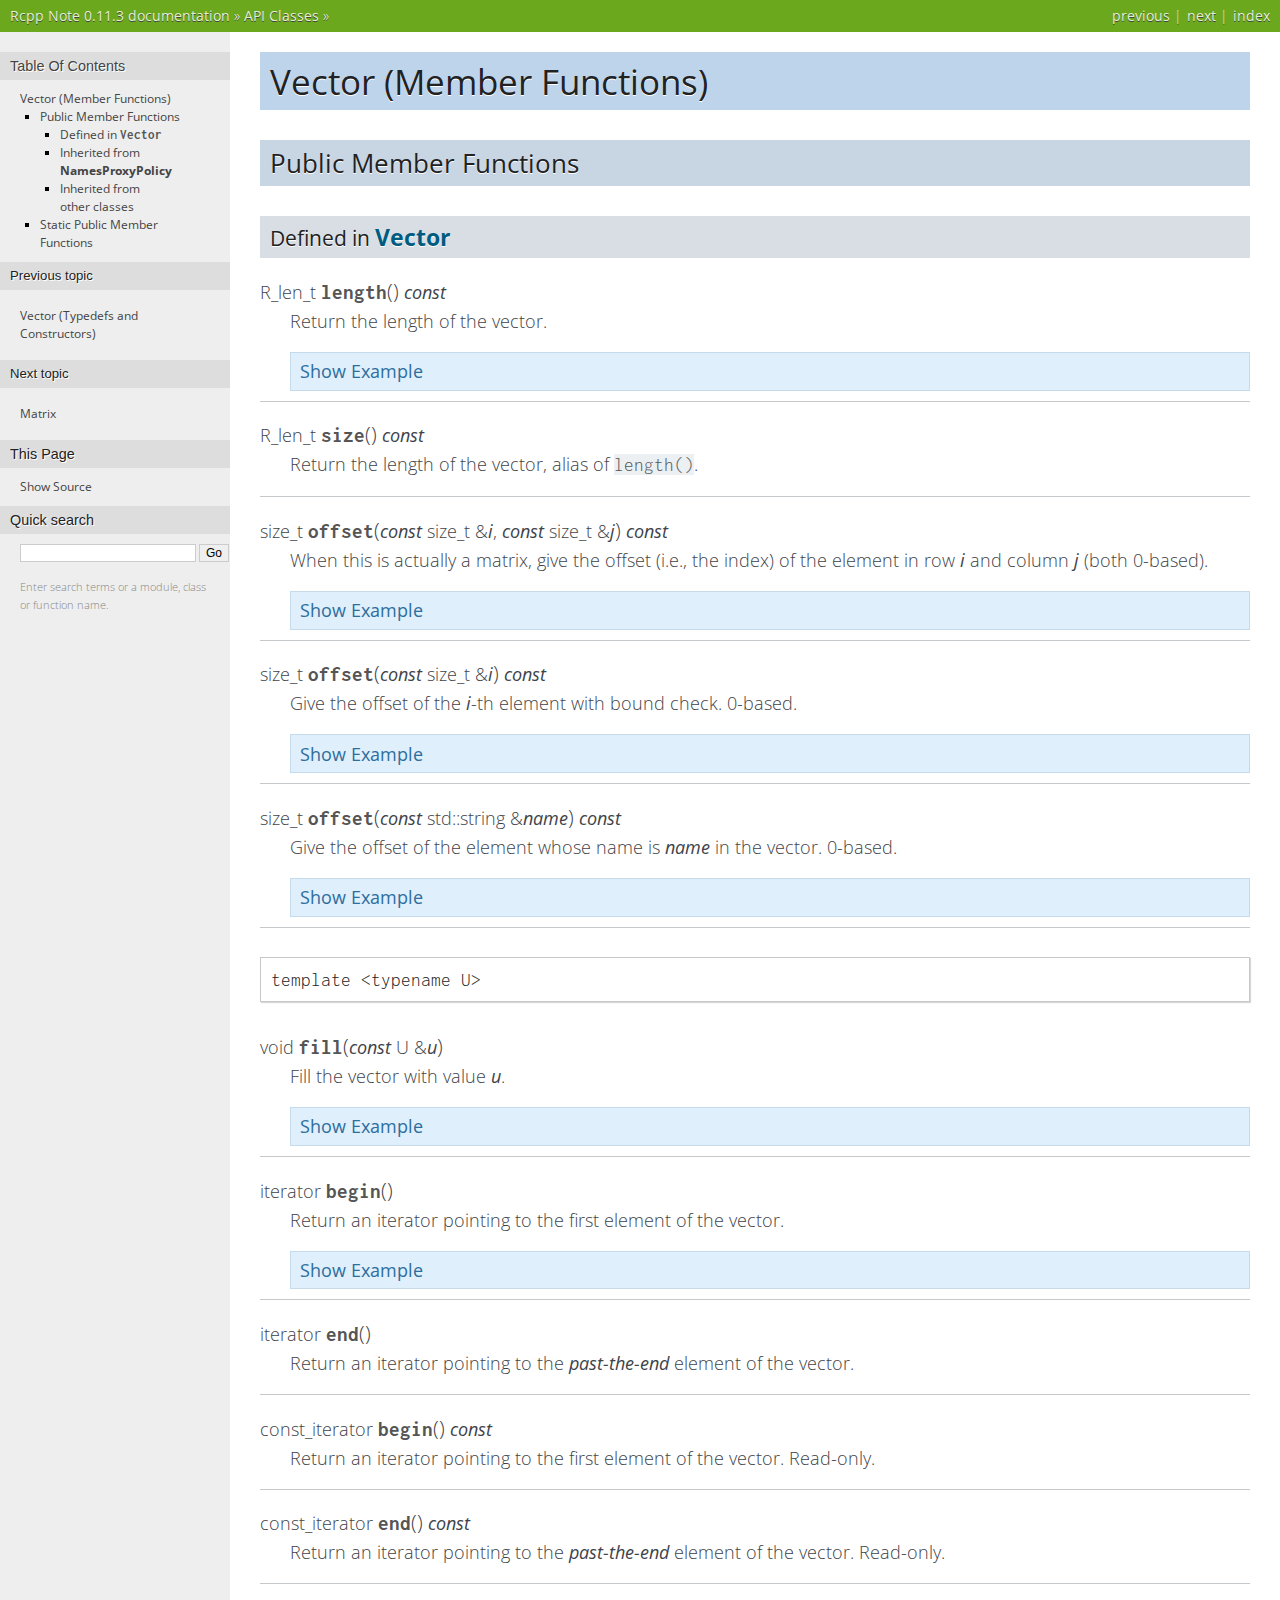
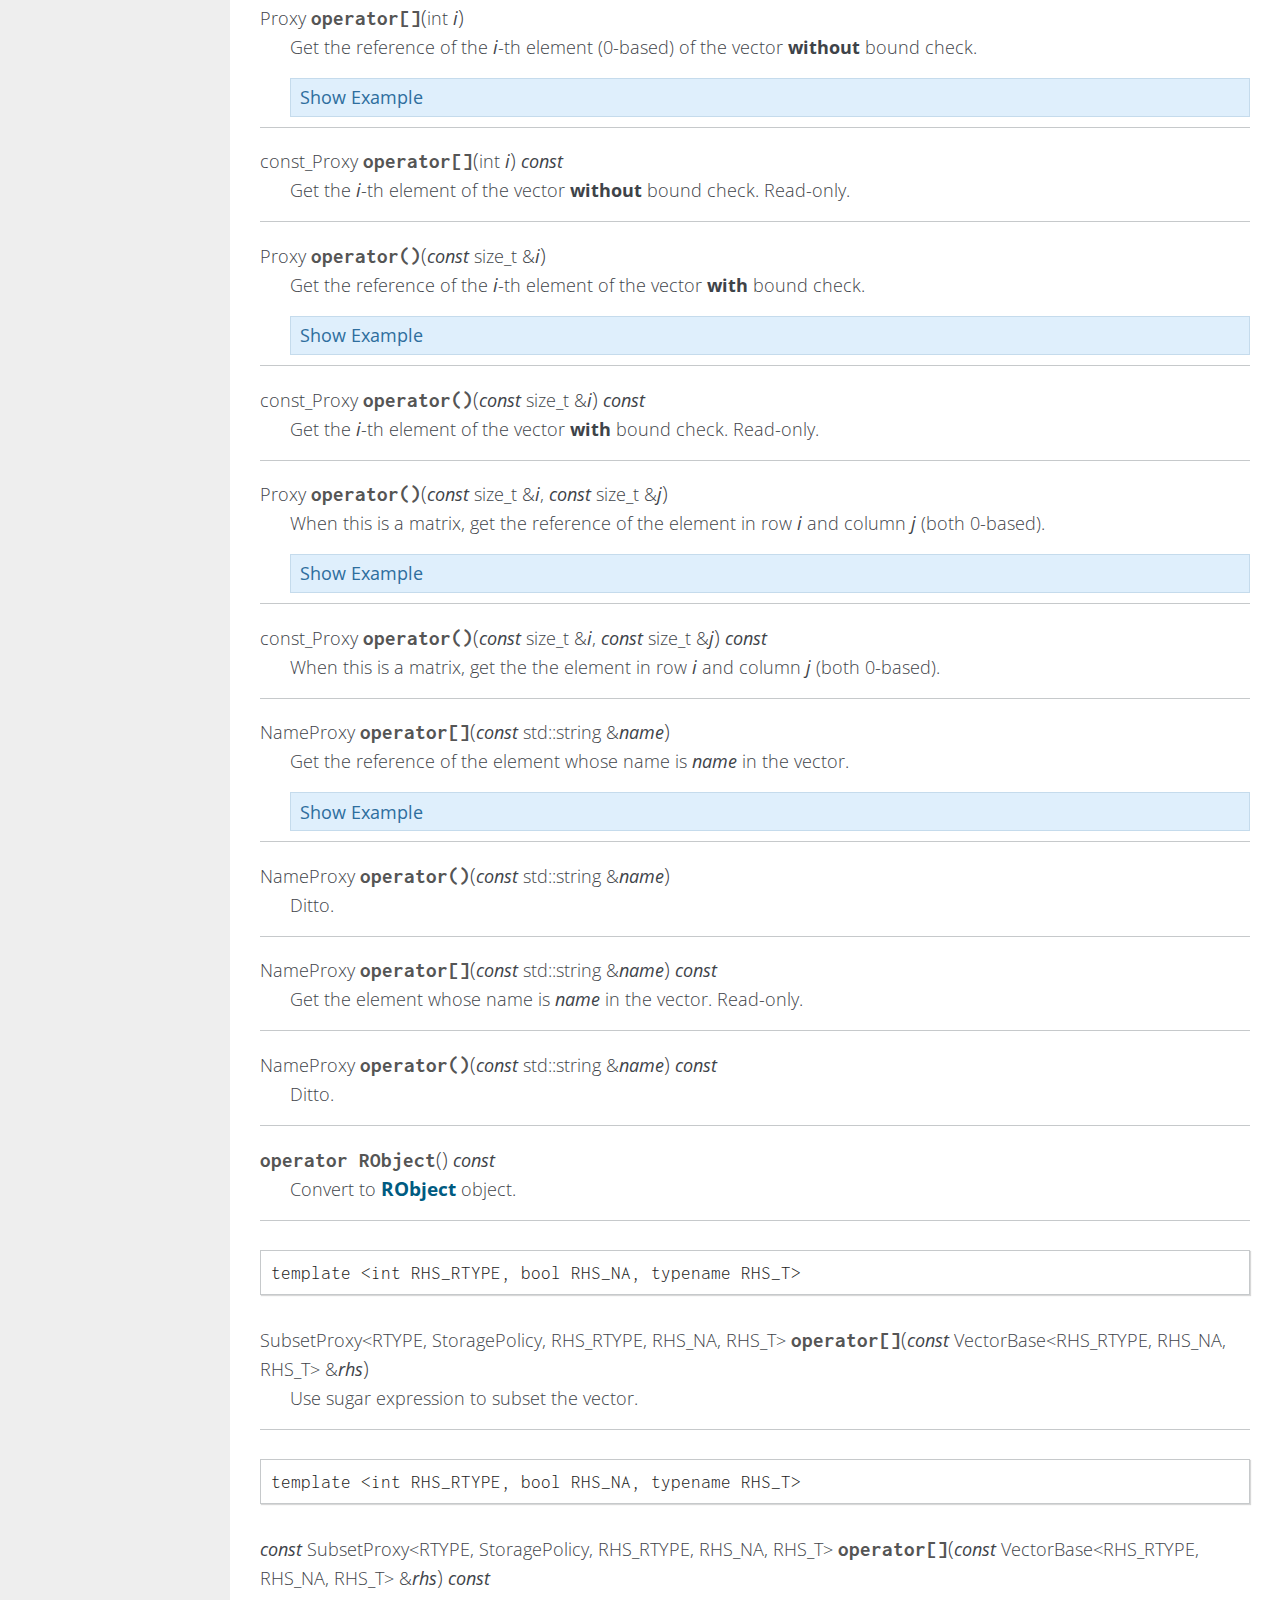
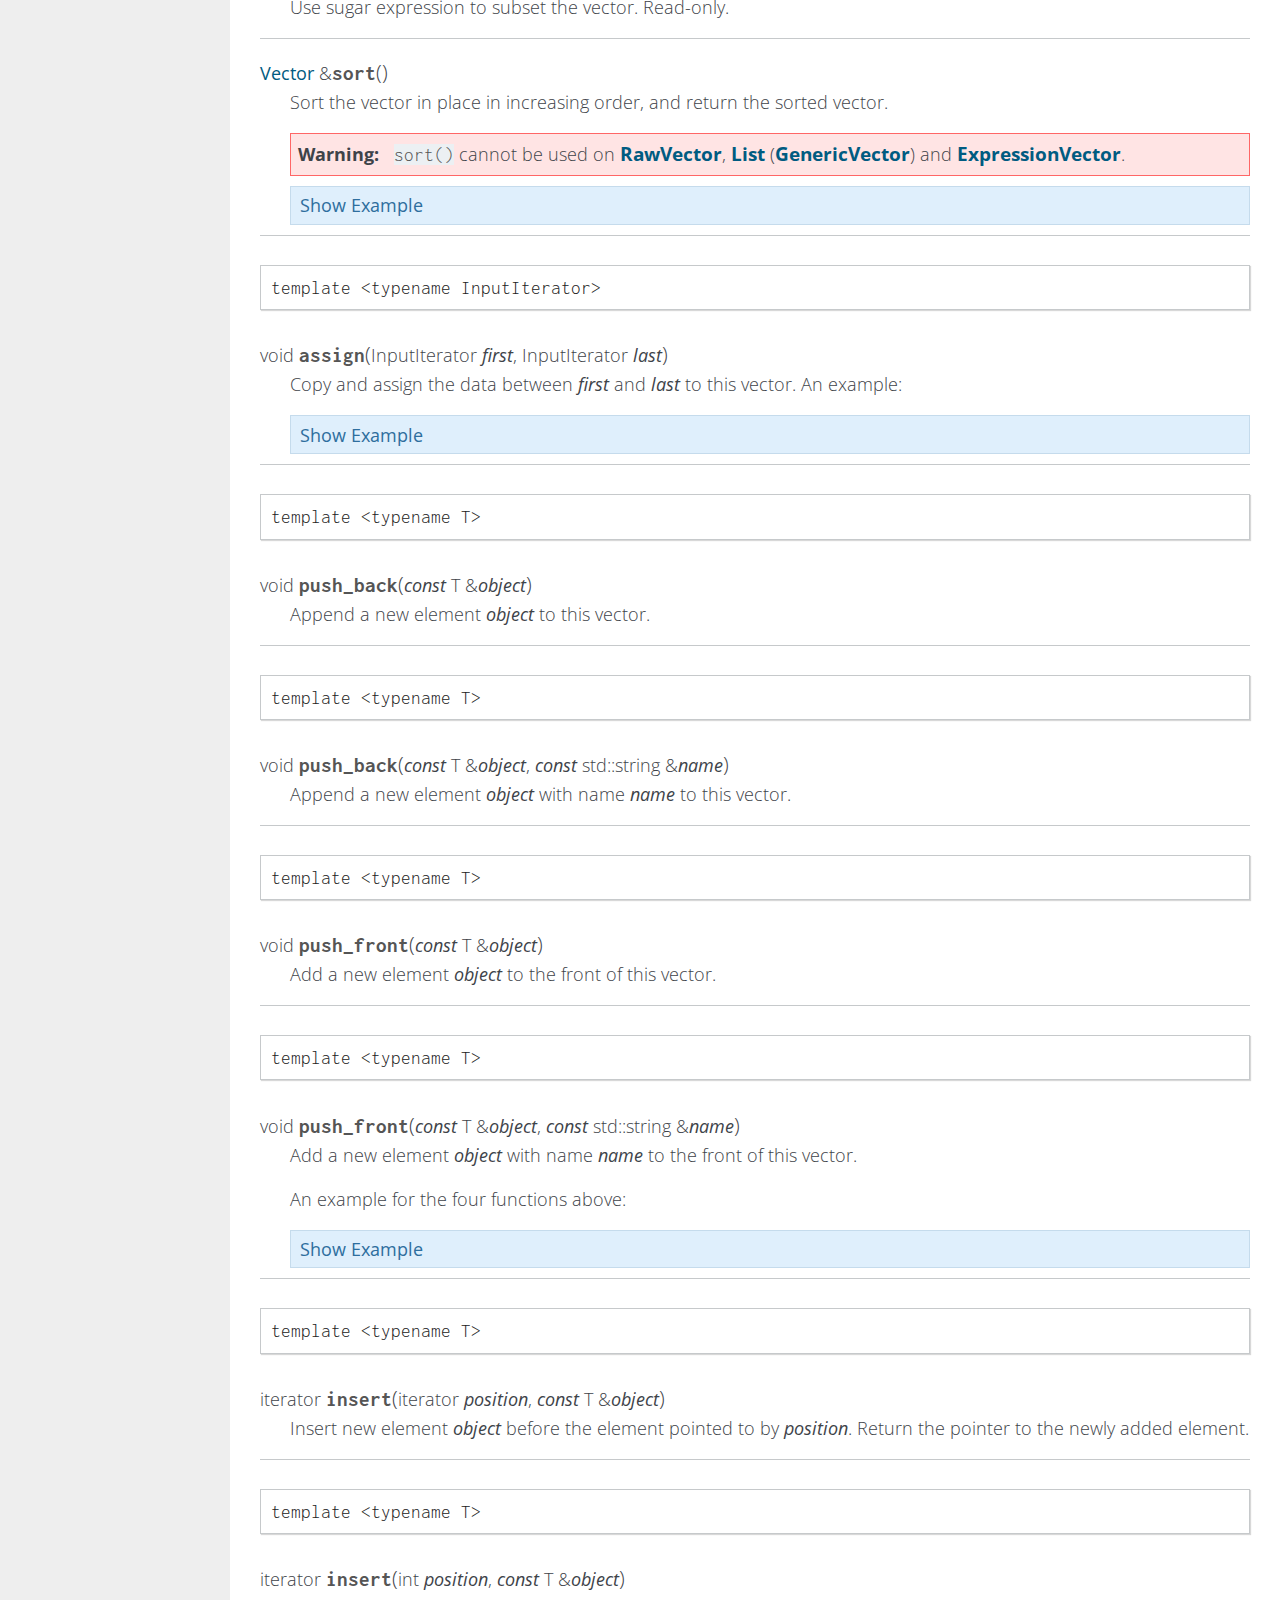
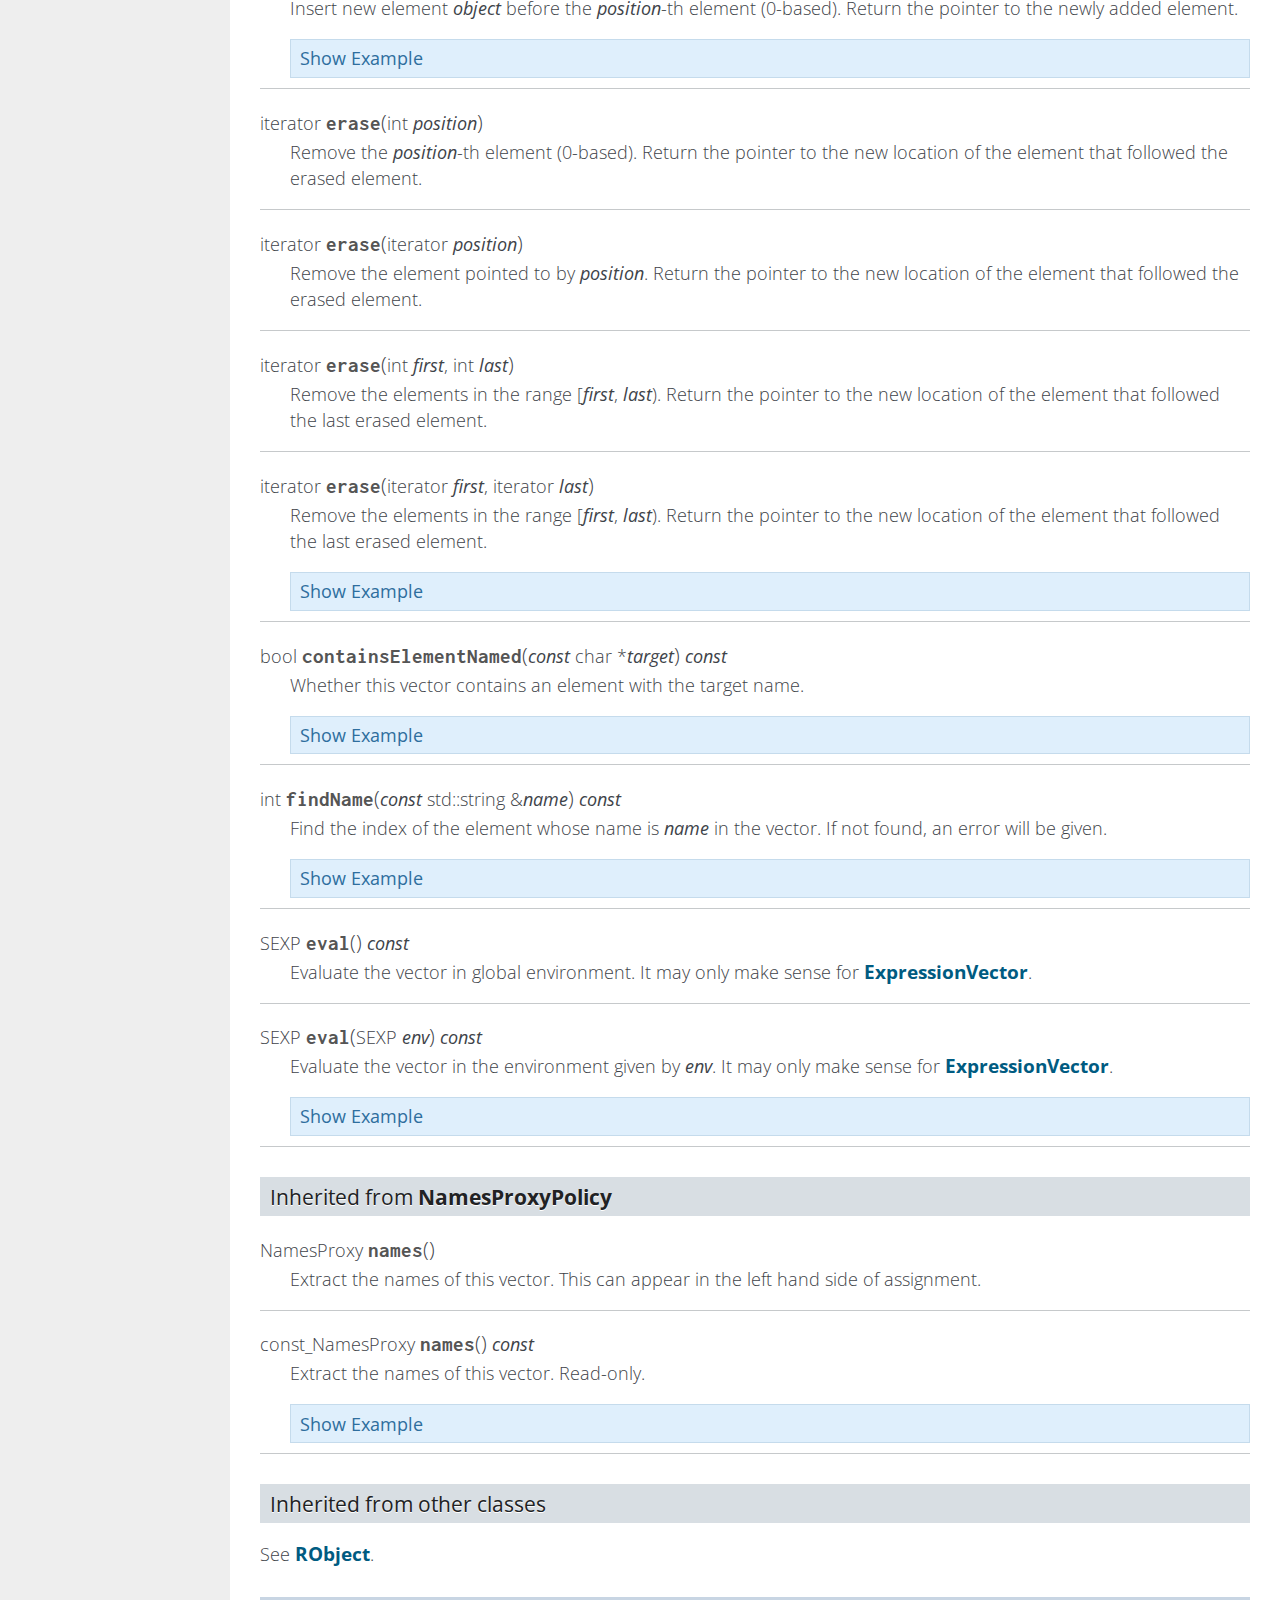
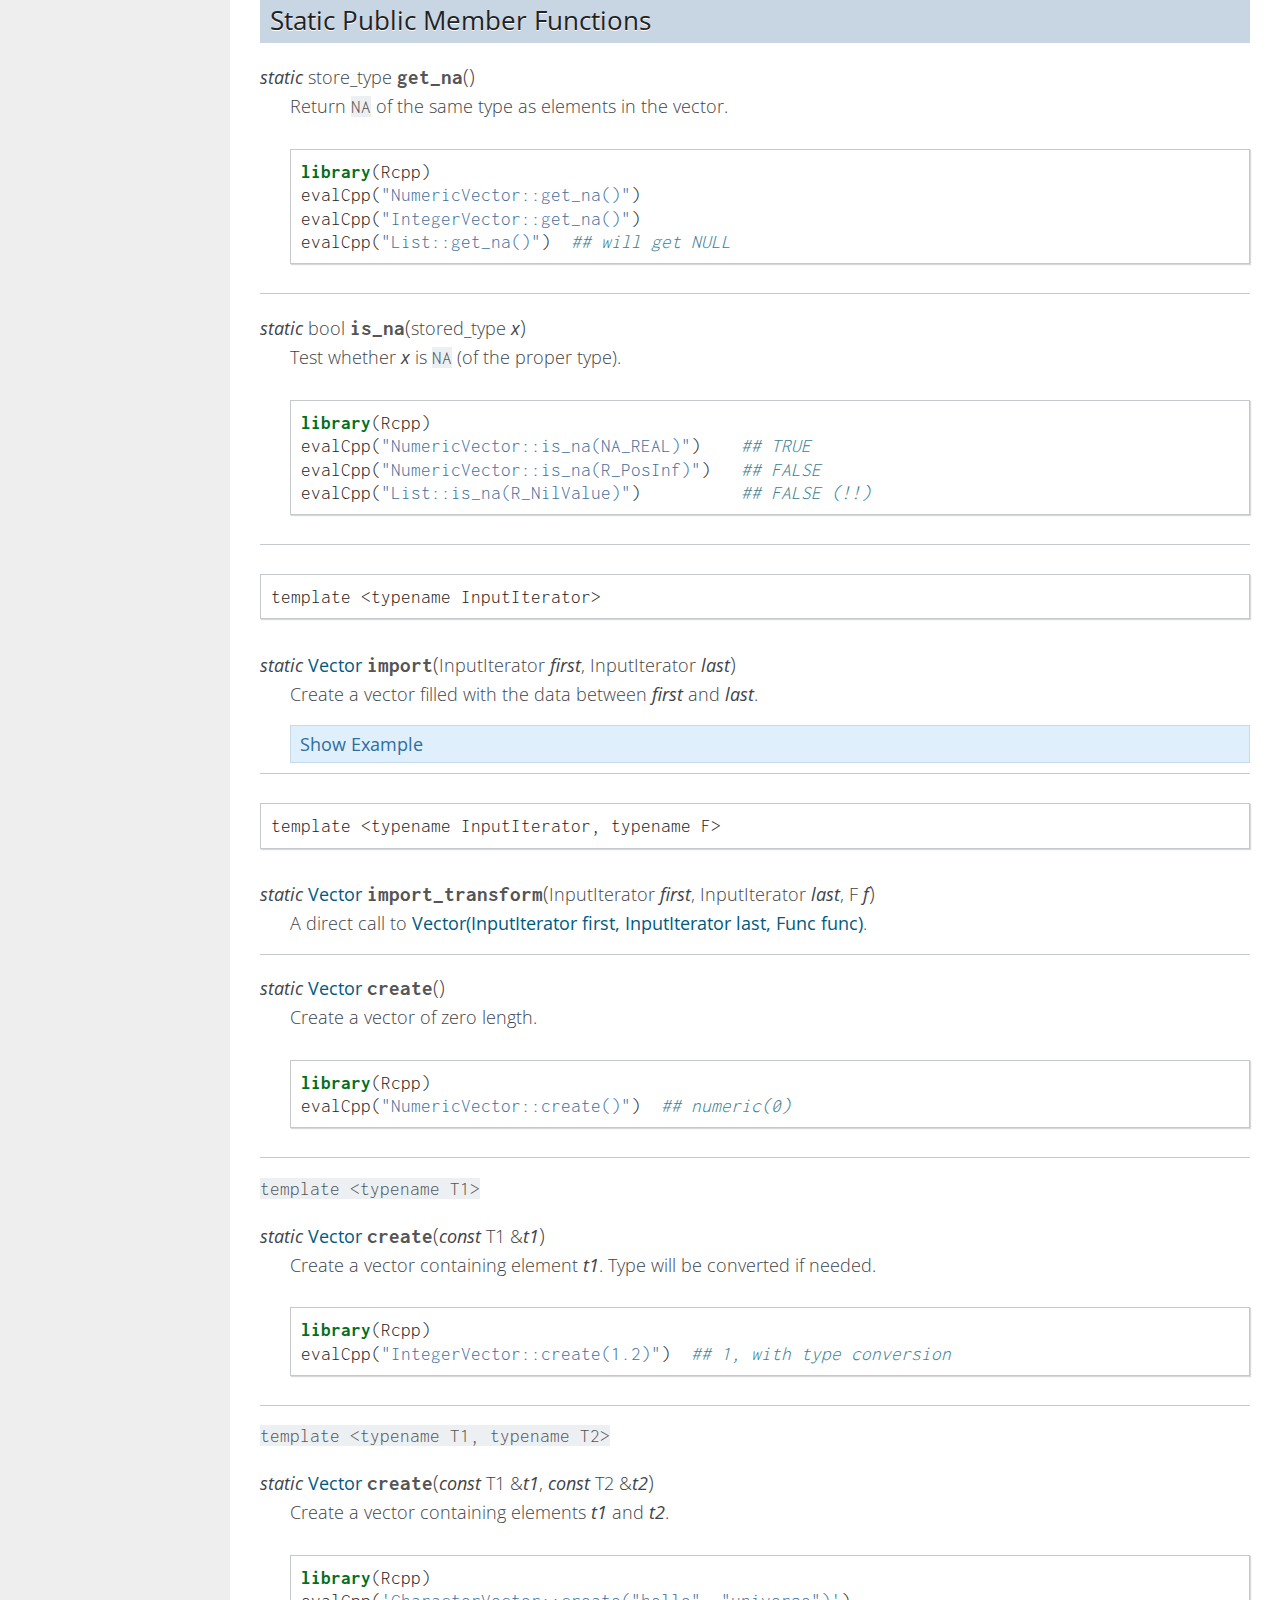
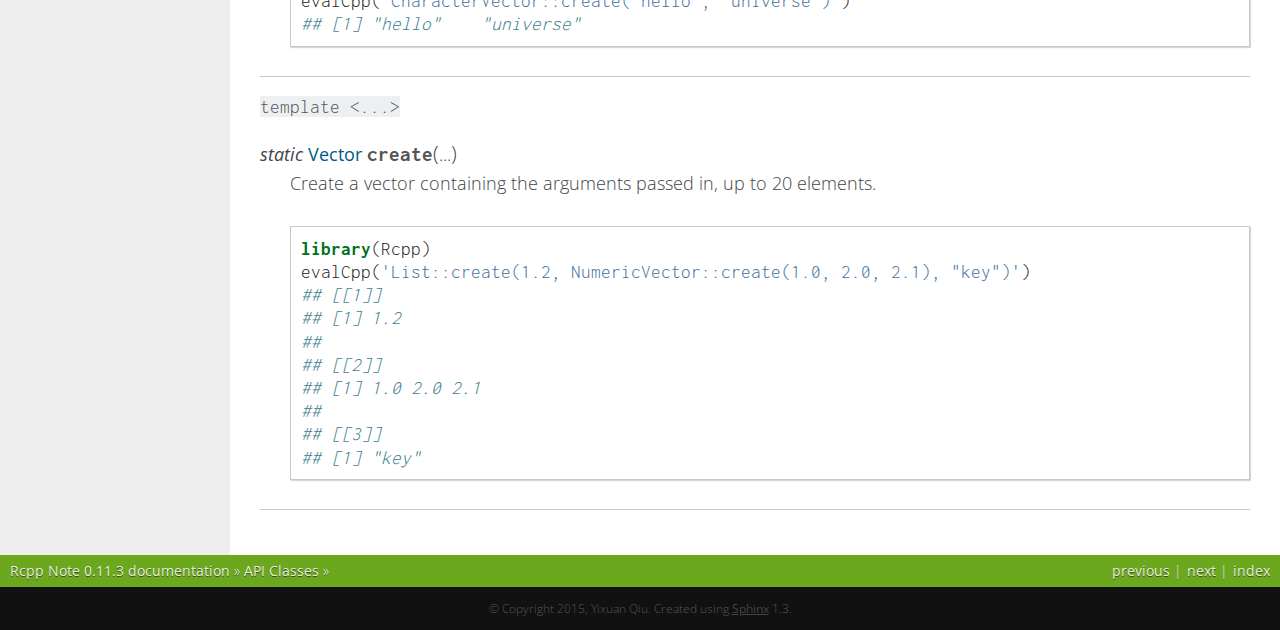
<file: api/Vector_funs.html>
<!DOCTYPE html PUBLIC "-//W3C//DTD XHTML 1.0 Transitional//EN"
  "http://www.w3.org/TR/xhtml1/DTD/xhtml1-transitional.dtd">


<html xmlns="http://www.w3.org/1999/xhtml">
  <head>
    <meta http-equiv="Content-Type" content="text/html; charset=utf-8" />
    
    <title>Vector (Member Functions) &mdash; Rcpp Note 0.11.3 documentation</title>
    
    <link rel="stylesheet" href="../static/nature.css" type="text/css" />
    <link rel="stylesheet" href="../static/pygments.css" type="text/css" />
    <link rel="stylesheet" href="../static/jquery-ui.min.css" type="text/css" />
    
    <script type="text/javascript">
      var DOCUMENTATION_OPTIONS = {
        URL_ROOT:    '../',
        VERSION:     '0.11.3',
        COLLAPSE_INDEX: false,
        FILE_SUFFIX: '.html',
        HAS_SOURCE:  true
      };
    </script>
    <script type="text/javascript" src="../static/jquery.js"></script>
    <script type="text/javascript" src="../static/underscore.js"></script>
    <script type="text/javascript" src="../static/doctools.js"></script>
    <script type="text/javascript" src="../static/jquery-ui.min.js"></script>
    <script>
      $( document ).ready(function() {
          $(".highlight-cpp").wrap("<div class='accordion-box'></div>").before("<p class='accordion-header'>Show Example</p>");
          $(".accordion-box").accordion({
            active: false,
            collapsible: true,
            header: "p.accordion-header",
            heightStyleType: "fill"
          });
      });
    </script>
    
    <script>
        (function(i,s,o,g,r,a,m){i['GoogleAnalyticsObject']=r;i[r]=i[r]||function(){
        (i[r].q=i[r].q||[]).push(arguments)},i[r].l=1*new Date();a=s.createElement(o),
        m=s.getElementsByTagName(o)[0];a.async=1;a.src=g;m.parentNode.insertBefore(a,m)
        })(window,document,'script','//www.google-analytics.com/analytics.js','ga');

        ga('create', 'UA-43536203-3', 'auto');
        ga('send', 'pageview');
    </script>
    <link rel="top" title="Rcpp Note 0.11.3 documentation" href="../index.html" />
    <link rel="up" title="API Classes" href="../apiclass.html" />
    <link rel="next" title="Matrix" href="Matrix.html" />
    <link rel="prev" title="Vector (Typedefs and Constructors)" href="Vector_ctor.html" /> 
  </head>
  <body role="document">
    <div class="related" role="navigation" aria-label="related navigation">
      <h3>Navigation</h3>
      <ul>
        <li class="right" style="margin-right: 10px">
          <a href="../genindex.html" title="General Index"
             accesskey="I">index</a></li>
        <li class="right" >
          <a href="Matrix.html" title="Matrix"
             accesskey="N">next</a> |</li>
        <li class="right" >
          <a href="Vector_ctor.html" title="Vector (Typedefs and Constructors)"
             accesskey="P">previous</a> |</li>
        <li class="nav-item nav-item-0"><a href="../index.html">Rcpp Note 0.11.3 documentation</a> &raquo;</li>
          <li class="nav-item nav-item-1"><a href="../apiclass.html" accesskey="U">API Classes</a> &raquo;</li> 
      </ul>
    </div>  

    <div class="document">
      <div class="documentwrapper">
        <div class="bodywrapper">
          <div class="body" role="main">
            
  <div class="section" id="vector-member-functions">
<h1>Vector (Member Functions)<a class="headerlink" href="#vector-member-functions" title="Permalink to this headline">¶</a></h1>
<div class="section" id="public-member-functions">
<h2>Public Member Functions<a class="headerlink" href="#public-member-functions" title="Permalink to this headline">¶</a></h2>
<div class="section" id="defined-in-vector">
<h3>Defined  in <a class="reference internal" href="Vector_ctor.html#_CPPv26Vector" title="Vector"><code class="xref cpp cpp-class docutils literal"><span class="pre">Vector</span></code></a><a class="headerlink" href="#defined-in-vector" title="Permalink to this headline">¶</a></h3>
<dl class="function">
<dt id="_CPPv2NK6lengthEv">
<span id="lengthC"></span>R_len_t <code class="descclassname"></code><code class="descname">length</code><span class="sig-paren">(</span><span class="sig-paren">)</span> <em class="property">const</em><a class="headerlink" href="#_CPPv2NK6lengthEv" title="Permalink to this definition">¶</a></dt>
<dd><p>Return the length of the vector.</p>
<div class="highlight-cpp"><div class="highlight"><pre><span class="cp">#include &lt;Rcpp.h&gt;</span>
<span class="k">using</span> <span class="k">namespace</span> <span class="n">Rcpp</span><span class="p">;</span>

<span class="c1">// [[Rcpp::export]]</span>
<span class="kt">int</span> <span class="nf">ex_Vector_length</span><span class="p">(</span><span class="n">NumericVector</span> <span class="n">x</span><span class="p">)</span>
<span class="p">{</span>
    <span class="k">return</span> <span class="n">x</span><span class="p">.</span><span class="n">length</span><span class="p">();</span>
<span class="p">}</span>

<span class="cm">/*** R</span>

<span class="cm">ex_Vector_length(rnorm(5))  ## 5</span>

<span class="cm">*/</span>
</pre></div>
</div>
</dd></dl>

<dl class="function">
<dt id="_CPPv2NK4sizeEv">
<span id="sizeC"></span>R_len_t <code class="descclassname"></code><code class="descname">size</code><span class="sig-paren">(</span><span class="sig-paren">)</span> <em class="property">const</em><a class="headerlink" href="#_CPPv2NK4sizeEv" title="Permalink to this definition">¶</a></dt>
<dd><p>Return the length of the vector, alias of <code class="docutils literal"><span class="pre">length()</span></code>.</p>
</dd></dl>

<dl class="function">
<dt id="_CPPv2NK6offsetERK6size_tRK6size_t">
<span id="offset__sCR.sCRC"></span>size_t <code class="descclassname"></code><code class="descname">offset</code><span class="sig-paren">(</span><em class="property">const</em> size_t &amp;<em>i</em>, <em class="property">const</em> size_t &amp;<em>j</em><span class="sig-paren">)</span> <em class="property">const</em><a class="headerlink" href="#_CPPv2NK6offsetERK6size_tRK6size_t" title="Permalink to this definition">¶</a></dt>
<dd><p>When this is actually a matrix, give the offset (i.e., the index) of the element
in row <em>i</em> and column <em>j</em> (both 0-based).</p>
<div class="highlight-cpp"><div class="highlight"><pre><span class="cp">#include &lt;Rcpp.h&gt;</span>
<span class="k">using</span> <span class="k">namespace</span> <span class="n">Rcpp</span><span class="p">;</span>

<span class="c1">// [[Rcpp::export]]</span>
<span class="kt">int</span> <span class="nf">ex1_Vector_offset</span><span class="p">(</span><span class="n">NumericVector</span> <span class="n">x</span><span class="p">,</span> <span class="kt">int</span> <span class="n">i</span><span class="p">,</span> <span class="kt">int</span> <span class="n">j</span><span class="p">)</span>
<span class="p">{</span>
    <span class="k">return</span> <span class="n">x</span><span class="p">.</span><span class="n">offset</span><span class="p">(</span><span class="n">i</span> <span class="o">-</span> <span class="mi">1</span><span class="p">,</span> <span class="n">j</span> <span class="o">-</span> <span class="mi">1</span><span class="p">)</span> <span class="o">+</span> <span class="mi">1</span><span class="p">;</span>
<span class="p">}</span>

<span class="cm">/*** R</span>

<span class="cm">set.seed(123)</span>
<span class="cm">m = matrix(rnorm(24), 4, 6)</span>
<span class="cm">ex1_Vector_offset(m, 2, 4)  ## 14</span>
<span class="cm">m[2, 4]  ## 0.110682</span>
<span class="cm">m[ex1_Vector_offset(m, 2, 4)]  ## 0.110682</span>

<span class="cm">*/</span>
</pre></div>
</div>
</dd></dl>

<dl class="function">
<dt id="_CPPv2NK6offsetERK6size_t">
<span id="offset__sCRC"></span>size_t <code class="descclassname"></code><code class="descname">offset</code><span class="sig-paren">(</span><em class="property">const</em> size_t &amp;<em>i</em><span class="sig-paren">)</span> <em class="property">const</em><a class="headerlink" href="#_CPPv2NK6offsetERK6size_t" title="Permalink to this definition">¶</a></dt>
<dd><p>Give the offset of the <em>i</em>-th element with bound check. 0-based.</p>
<div class="highlight-cpp"><div class="highlight"><pre><span class="cp">#include &lt;Rcpp.h&gt;</span>
<span class="k">using</span> <span class="k">namespace</span> <span class="n">Rcpp</span><span class="p">;</span>

<span class="c1">// [[Rcpp::export]]</span>
<span class="kt">int</span> <span class="nf">ex2_Vector_offset</span><span class="p">(</span><span class="n">NumericVector</span> <span class="n">x</span><span class="p">,</span> <span class="kt">int</span> <span class="n">i</span><span class="p">)</span>
<span class="p">{</span>
    <span class="k">return</span> <span class="n">x</span><span class="p">.</span><span class="n">offset</span><span class="p">(</span><span class="n">i</span><span class="p">);</span>
<span class="p">}</span>

<span class="cm">/*** R</span>

<span class="cm">v = c(10, 20, 30)</span>
<span class="cm">ex2_Vector_offset(v, 1)  ## 1</span>
<span class="cm">ex2_Vector_offset(v, 3)  ## index out of bounds error</span>

<span class="cm">*/</span>
</pre></div>
</div>
</dd></dl>

<dl class="function">
<dt id="_CPPv2NK6offsetERKNSt6stringE">
<span id="offset__ssCRC"></span>size_t <code class="descclassname"></code><code class="descname">offset</code><span class="sig-paren">(</span><em class="property">const</em> std::string &amp;<em>name</em><span class="sig-paren">)</span> <em class="property">const</em><a class="headerlink" href="#_CPPv2NK6offsetERKNSt6stringE" title="Permalink to this definition">¶</a></dt>
<dd><p>Give the offset of the element whose name is <em>name</em> in the vector. 0-based.</p>
<div class="highlight-cpp"><div class="highlight"><pre><span class="cp">#include &lt;Rcpp.h&gt;</span>
<span class="k">using</span> <span class="k">namespace</span> <span class="n">Rcpp</span><span class="p">;</span>

<span class="c1">// [[Rcpp::export]]</span>
<span class="kt">int</span> <span class="nf">ex3_Vector_offset</span><span class="p">(</span><span class="n">NumericVector</span> <span class="n">x</span><span class="p">)</span>
<span class="p">{</span>
    <span class="k">return</span> <span class="n">x</span><span class="p">.</span><span class="n">offset</span><span class="p">(</span><span class="s">&quot;a&quot;</span><span class="p">);</span>
<span class="p">}</span>

<span class="cm">/*** R</span>

<span class="cm">v1 = c(a = 10, b = 20, 30)</span>
<span class="cm">ex3_Vector_offset(v1)  ## 0</span>
<span class="cm">v2 = c(c = 40, d = 50)</span>
<span class="cm">ex3_Vector_offset(v2)  ## index out of bounds error</span>

<span class="cm">*/</span>
</pre></div>
</div>
</dd></dl>

<div class="highlight-python"><div class="highlight"><pre>template &lt;typename U&gt;
</pre></div>
</div>
<dl class="function">
<dt id="_CPPv24fillRK1U">
<span id="fill__UCR"></span>void <code class="descclassname"></code><code class="descname">fill</code><span class="sig-paren">(</span><em class="property">const</em> U &amp;<em>u</em><span class="sig-paren">)</span><a class="headerlink" href="#_CPPv24fillRK1U" title="Permalink to this definition">¶</a></dt>
<dd><p>Fill the vector with value <em>u</em>.</p>
<div class="highlight-cpp"><div class="highlight"><pre><span class="cp">#include &lt;Rcpp.h&gt;</span>
<span class="k">using</span> <span class="k">namespace</span> <span class="n">Rcpp</span><span class="p">;</span>

<span class="c1">// [[Rcpp::export]]</span>
<span class="n">RObject</span> <span class="nf">ex_Vector_fill</span><span class="p">(</span><span class="n">NumericVector</span> <span class="n">x</span><span class="p">)</span>
<span class="p">{</span>
    <span class="n">NumericVector</span> <span class="n">xx</span> <span class="o">=</span> <span class="n">clone</span><span class="p">(</span><span class="n">x</span><span class="p">);</span>
    <span class="n">xx</span><span class="p">.</span><span class="n">fill</span><span class="p">(</span><span class="mf">2.0</span><span class="p">);</span>
    <span class="k">return</span> <span class="n">xx</span><span class="p">;</span>
<span class="p">}</span>

<span class="cm">/*** R</span>

<span class="cm">v1 = c(2, 1, 3)</span>
<span class="cm">ex_Vector_fill(v1)</span>
<span class="cm">## [1] 2 2 2</span>

<span class="cm">*/</span>
</pre></div>
</div>
</dd></dl>

<dl class="function">
<dt id="_CPPv25beginv">
<span id="begin"></span>iterator <code class="descclassname"></code><code class="descname">begin</code><span class="sig-paren">(</span><span class="sig-paren">)</span><a class="headerlink" href="#_CPPv25beginv" title="Permalink to this definition">¶</a></dt>
<dd><p>Return an iterator pointing to the first element of the vector.</p>
<div class="highlight-cpp"><div class="highlight"><pre><span class="cp">#include &lt;Rcpp.h&gt;</span>
<span class="k">using</span> <span class="k">namespace</span> <span class="n">Rcpp</span><span class="p">;</span>

<span class="c1">// [[Rcpp::export]]</span>
<span class="kt">int</span> <span class="nf">ex_Vector_iterator</span><span class="p">(</span><span class="n">NumericVector</span> <span class="n">x</span><span class="p">)</span>
<span class="p">{</span>
    <span class="c1">// another way to get the length of a vector</span>
    <span class="kt">int</span> <span class="n">len</span> <span class="o">=</span> <span class="n">std</span><span class="o">::</span><span class="n">distance</span><span class="p">(</span><span class="n">x</span><span class="p">.</span><span class="n">begin</span><span class="p">(),</span> <span class="n">x</span><span class="p">.</span><span class="n">end</span><span class="p">());</span>
    <span class="c1">// iterators can be casted to pointers</span>
    <span class="kt">double</span> <span class="o">*</span><span class="n">ptr</span> <span class="o">=</span> <span class="n">x</span><span class="p">.</span><span class="n">begin</span><span class="p">();</span>
    <span class="o">*</span><span class="n">ptr</span> <span class="o">=</span> <span class="mf">5.0</span><span class="p">;</span>
    <span class="k">return</span> <span class="n">len</span><span class="p">;</span>
<span class="p">}</span>

<span class="cm">/*** R</span>

<span class="cm">v = c(2, 1, 3)</span>
<span class="cm">ex_Vector_iterator(v)  ## 3</span>
<span class="cm">v</span>
<span class="cm">## [1] 5 1 3</span>

<span class="cm">*/</span>
</pre></div>
</div>
</dd></dl>

<dl class="function">
<dt id="_CPPv23endv">
<span id="end"></span>iterator <code class="descclassname"></code><code class="descname">end</code><span class="sig-paren">(</span><span class="sig-paren">)</span><a class="headerlink" href="#_CPPv23endv" title="Permalink to this definition">¶</a></dt>
<dd><p>Return an iterator pointing to the <em>past-the-end</em> element of the vector.</p>
</dd></dl>

<dl class="function">
<dt id="_CPPv2NK5beginEv">
<span id="beginC"></span>const_iterator <code class="descclassname"></code><code class="descname">begin</code><span class="sig-paren">(</span><span class="sig-paren">)</span> <em class="property">const</em><a class="headerlink" href="#_CPPv2NK5beginEv" title="Permalink to this definition">¶</a></dt>
<dd><p>Return an iterator pointing to the first element of the vector. Read-only.</p>
</dd></dl>

<dl class="function">
<dt id="_CPPv2NK3endEv">
<span id="endC"></span>const_iterator <code class="descclassname"></code><code class="descname">end</code><span class="sig-paren">(</span><span class="sig-paren">)</span> <em class="property">const</em><a class="headerlink" href="#_CPPv2NK3endEv" title="Permalink to this definition">¶</a></dt>
<dd><p>Return an iterator pointing to the <em>past-the-end</em> element of the vector. Read-only.</p>
</dd></dl>

<dl class="function">
<dt id="_CPPv2ixi">
<span id="subscript-operator__i"></span>Proxy <code class="descclassname"></code><code class="descname">operator[]</code><span class="sig-paren">(</span>int <em>i</em><span class="sig-paren">)</span><a class="headerlink" href="#_CPPv2ixi" title="Permalink to this definition">¶</a></dt>
<dd><p>Get the reference of the <em>i</em>-th element (0-based) of the vector <strong>without</strong>
bound check.</p>
<div class="highlight-cpp"><div class="highlight"><pre><span class="cp">#include &lt;Rcpp.h&gt;</span>
<span class="k">using</span> <span class="k">namespace</span> <span class="n">Rcpp</span><span class="p">;</span>

<span class="c1">// [[Rcpp::export]]</span>
<span class="kt">double</span> <span class="nf">ex1_Vector_indexer</span><span class="p">(</span><span class="n">NumericVector</span> <span class="n">x</span><span class="p">)</span>
<span class="p">{</span>
    <span class="n">x</span><span class="p">[</span><span class="mi">0</span><span class="p">]</span> <span class="o">=</span> <span class="mf">5.0</span><span class="p">;</span>
    <span class="k">return</span> <span class="n">x</span><span class="p">[</span><span class="mi">2</span><span class="p">];</span>
<span class="p">}</span>

<span class="cm">/*** R</span>

<span class="cm">v = c(2, 1, 5)</span>
<span class="cm">ex1_Vector_indexer(v)  ## 5</span>
<span class="cm">v</span>
<span class="cm">## [1] 5 1 5</span>

<span class="cm">*/</span>
</pre></div>
</div>
</dd></dl>

<dl class="function">
<dt id="_CPPv2NKixEi">
<span id="subscript-operator__iC"></span>const_Proxy <code class="descclassname"></code><code class="descname">operator[]</code><span class="sig-paren">(</span>int <em>i</em><span class="sig-paren">)</span> <em class="property">const</em><a class="headerlink" href="#_CPPv2NKixEi" title="Permalink to this definition">¶</a></dt>
<dd><p>Get the <em>i</em>-th element of the vector <strong>without</strong> bound check. Read-only.</p>
</dd></dl>

<dl class="function">
<dt id="_CPPv2clRK6size_t">
<span id="call-operator__sCR"></span>Proxy <code class="descclassname"></code><code class="descname">operator()</code><span class="sig-paren">(</span><em class="property">const</em> size_t &amp;<em>i</em><span class="sig-paren">)</span><a class="headerlink" href="#_CPPv2clRK6size_t" title="Permalink to this definition">¶</a></dt>
<dd><p>Get the reference of the <em>i</em>-th element of the vector <strong>with</strong>
bound check.</p>
<div class="highlight-cpp"><div class="highlight"><pre><span class="cp">#include &lt;Rcpp.h&gt;</span>
<span class="k">using</span> <span class="k">namespace</span> <span class="n">Rcpp</span><span class="p">;</span>

<span class="c1">// [[Rcpp::export]]</span>
<span class="kt">double</span> <span class="nf">ex2_Vector_indexer</span><span class="p">(</span><span class="n">NumericVector</span> <span class="n">x</span><span class="p">)</span>
<span class="p">{</span>
    <span class="n">x</span><span class="p">(</span><span class="mi">0</span><span class="p">)</span> <span class="o">=</span> <span class="mf">5.0</span><span class="p">;</span>
    <span class="k">return</span> <span class="n">x</span><span class="p">(</span><span class="mi">999</span><span class="p">);</span>
<span class="p">}</span>

<span class="cm">/*** R</span>

<span class="cm">v = c(2, 1, 5)</span>
<span class="cm">ex2_Vector_indexer(v)  ## index out of bounds error</span>
<span class="cm">v</span>
<span class="cm">## [1] 5 1 5</span>

<span class="cm">*/</span>
</pre></div>
</div>
</dd></dl>

<dl class="function">
<dt id="_CPPv2NKclERK6size_t">
<span id="call-operator__sCRC"></span>const_Proxy <code class="descclassname"></code><code class="descname">operator()</code><span class="sig-paren">(</span><em class="property">const</em> size_t &amp;<em>i</em><span class="sig-paren">)</span> <em class="property">const</em><a class="headerlink" href="#_CPPv2NKclERK6size_t" title="Permalink to this definition">¶</a></dt>
<dd><p>Get the <em>i</em>-th element of the vector <strong>with</strong> bound check. Read-only.</p>
</dd></dl>

<dl class="function">
<dt id="_CPPv2clRK6size_tRK6size_t">
<span id="call-operator__sCR.sCR"></span>Proxy <code class="descclassname"></code><code class="descname">operator()</code><span class="sig-paren">(</span><em class="property">const</em> size_t &amp;<em>i</em>, <em class="property">const</em> size_t &amp;<em>j</em><span class="sig-paren">)</span><a class="headerlink" href="#_CPPv2clRK6size_tRK6size_t" title="Permalink to this definition">¶</a></dt>
<dd><p>When this is a matrix, get the reference of the element in row <em>i</em> and
column <em>j</em> (both 0-based).</p>
<div class="highlight-cpp"><div class="highlight"><pre><span class="cp">#include &lt;Rcpp.h&gt;</span>
<span class="k">using</span> <span class="k">namespace</span> <span class="n">Rcpp</span><span class="p">;</span>

<span class="c1">// [[Rcpp::export]]</span>
<span class="kt">double</span> <span class="nf">ex3_Vector_indexer</span><span class="p">(</span><span class="n">NumericVector</span> <span class="n">x</span><span class="p">)</span>
<span class="p">{</span>
    <span class="n">x</span><span class="p">(</span><span class="mi">0</span><span class="p">,</span> <span class="mi">0</span><span class="p">)</span> <span class="o">=</span> <span class="mf">0.0</span><span class="p">;</span>
    <span class="k">return</span> <span class="n">x</span><span class="p">(</span><span class="mi">1</span><span class="p">,</span> <span class="mi">1</span><span class="p">);</span>
<span class="p">}</span>

<span class="cm">/*** R</span>

<span class="cm">v = matrix(as.numeric(1:9), 3, 3)</span>
<span class="cm">ex3_Vector_indexer(v)  ## 5</span>
<span class="cm">v</span>
<span class="cm">##      [,1] [,2] [,3]</span>
<span class="cm">## [1,]    0    4    7</span>
<span class="cm">## [2,]    2    5    8</span>
<span class="cm">## [3,]    3    6    9</span>

<span class="cm">ex3_Vector_indexer(as.numeric(v))  ## error: not a matrix</span>

<span class="cm">*/</span>
</pre></div>
</div>
</dd></dl>

<dl class="function">
<dt id="_CPPv2NKclERK6size_tRK6size_t">
<span id="call-operator__sCR.sCRC"></span>const_Proxy <code class="descclassname"></code><code class="descname">operator()</code><span class="sig-paren">(</span><em class="property">const</em> size_t &amp;<em>i</em>, <em class="property">const</em> size_t &amp;<em>j</em><span class="sig-paren">)</span> <em class="property">const</em><a class="headerlink" href="#_CPPv2NKclERK6size_tRK6size_t" title="Permalink to this definition">¶</a></dt>
<dd><p>When this is a matrix, get the the element in row <em>i</em> and column <em>j</em>
(both 0-based).</p>
</dd></dl>

<dl class="function">
<dt id="_CPPv2ixRKNSt6stringE">
<span id="subscript-operator__ssCR"></span>NameProxy <code class="descclassname"></code><code class="descname">operator[]</code><span class="sig-paren">(</span><em class="property">const</em> std::string &amp;<em>name</em><span class="sig-paren">)</span><a class="headerlink" href="#_CPPv2ixRKNSt6stringE" title="Permalink to this definition">¶</a></dt>
<dd><p>Get the reference of the element whose name is <em>name</em> in the vector.</p>
<div class="highlight-cpp"><div class="highlight"><pre><span class="cp">#include &lt;Rcpp.h&gt;</span>
<span class="k">using</span> <span class="k">namespace</span> <span class="n">Rcpp</span><span class="p">;</span>

<span class="c1">// [[Rcpp::export]]</span>
<span class="kt">double</span> <span class="nf">ex4_Vector_indexer</span><span class="p">(</span><span class="n">NumericVector</span> <span class="n">x</span><span class="p">,</span> <span class="n">std</span><span class="o">::</span><span class="n">string</span> <span class="n">name</span><span class="p">)</span>
<span class="p">{</span>
    <span class="n">x</span><span class="p">(</span><span class="n">name</span><span class="p">)</span> <span class="o">=</span> <span class="mf">0.0</span><span class="p">;</span>
    <span class="k">return</span> <span class="n">x</span><span class="p">[</span><span class="n">name</span><span class="p">];</span>  <span class="c1">// same as x(name)</span>
<span class="p">}</span>

<span class="cm">/*** R</span>

<span class="cm">v = c(a = 2, b = 1, 5)</span>
<span class="cm">ex4_Vector_indexer(v, &quot;a&quot;)  ## 0</span>
<span class="cm">v</span>
<span class="cm">## a b</span>
<span class="cm">## 0 1 5</span>

<span class="cm">*/</span>
</pre></div>
</div>
</dd></dl>

<dl class="function">
<dt id="_CPPv2clRKNSt6stringE">
<span id="call-operator__ssCR"></span>NameProxy <code class="descclassname"></code><code class="descname">operator()</code><span class="sig-paren">(</span><em class="property">const</em> std::string &amp;<em>name</em><span class="sig-paren">)</span><a class="headerlink" href="#_CPPv2clRKNSt6stringE" title="Permalink to this definition">¶</a></dt>
<dd><p>Ditto.</p>
</dd></dl>

<dl class="function">
<dt id="_CPPv2NKixERKNSt6stringE">
<span id="subscript-operator__ssCRC"></span>NameProxy <code class="descclassname"></code><code class="descname">operator[]</code><span class="sig-paren">(</span><em class="property">const</em> std::string &amp;<em>name</em><span class="sig-paren">)</span> <em class="property">const</em><a class="headerlink" href="#_CPPv2NKixERKNSt6stringE" title="Permalink to this definition">¶</a></dt>
<dd><p>Get the element whose name is <em>name</em> in the vector. Read-only.</p>
</dd></dl>

<dl class="function">
<dt id="_CPPv2NKclERKNSt6stringE">
<span id="call-operator__ssCRC"></span>NameProxy <code class="descclassname"></code><code class="descname">operator()</code><span class="sig-paren">(</span><em class="property">const</em> std::string &amp;<em>name</em><span class="sig-paren">)</span> <em class="property">const</em><a class="headerlink" href="#_CPPv2NKclERKNSt6stringE" title="Permalink to this definition">¶</a></dt>
<dd><p>Ditto.</p>
</dd></dl>

<dl class="function">
<dt id="_CPPv2NKcv7RObjectEv">
<span id="castto-RObject-operatorC"></span><code class="descclassname"></code><code class="descname">operator RObject</code><span class="sig-paren">(</span><span class="sig-paren">)</span> <em class="property">const</em><a class="headerlink" href="#_CPPv2NKcv7RObjectEv" title="Permalink to this definition">¶</a></dt>
<dd><p>Convert to <a class="reference internal" href="RObject.html#_CPPv27RObject" title="RObject"><code class="xref cpp cpp-class docutils literal"><span class="pre">RObject</span></code></a> object.</p>
</dd></dl>

<div class="highlight-python"><div class="highlight"><pre>template &lt;int RHS_RTYPE, bool RHS_NA, typename RHS_T&gt;
</pre></div>
</div>
<dl class="function">
<dt id="_CPPv2ixRK10VectorBaseI9RHS_RTYPE6RHS_NA5RHS_TE">
<span id="subscript-operator__VectorBase:RHS_RTYPE.RHS_NA.RHS_T:CR"></span>SubsetProxy&lt;RTYPE, StoragePolicy, RHS_RTYPE, RHS_NA, RHS_T&gt; <code class="descclassname"></code><code class="descname">operator[]</code><span class="sig-paren">(</span><em class="property">const</em> VectorBase&lt;RHS_RTYPE, RHS_NA, RHS_T&gt; &amp;<em>rhs</em><span class="sig-paren">)</span><a class="headerlink" href="#_CPPv2ixRK10VectorBaseI9RHS_RTYPE6RHS_NA5RHS_TE" title="Permalink to this definition">¶</a></dt>
<dd><p>Use sugar expression to subset the vector.</p>
</dd></dl>

<div class="highlight-python"><div class="highlight"><pre>template &lt;int RHS_RTYPE, bool RHS_NA, typename RHS_T&gt;
</pre></div>
</div>
<dl class="function">
<dt id="_CPPv2NKixERK10VectorBaseI9RHS_RTYPE6RHS_NA5RHS_TE">
<span id="subscript-operator__VectorBase:RHS_RTYPE.RHS_NA.RHS_T:CRC"></span><em class="property">const</em> SubsetProxy&lt;RTYPE, StoragePolicy, RHS_RTYPE, RHS_NA, RHS_T&gt; <code class="descclassname"></code><code class="descname">operator[]</code><span class="sig-paren">(</span><em class="property">const</em> VectorBase&lt;RHS_RTYPE, RHS_NA, RHS_T&gt; &amp;<em>rhs</em><span class="sig-paren">)</span> <em class="property">const</em><a class="headerlink" href="#_CPPv2NKixERK10VectorBaseI9RHS_RTYPE6RHS_NA5RHS_TE" title="Permalink to this definition">¶</a></dt>
<dd><p>Use sugar expression to subset the vector. Read-only.</p>
</dd></dl>

<dl class="function">
<dt id="_CPPv24sortv">
<span id="sort"></span><a class="reference internal" href="Vector_ctor.html#_CPPv26Vector" title="Vector">Vector</a> &amp;<code class="descclassname"></code><code class="descname">sort</code><span class="sig-paren">(</span><span class="sig-paren">)</span><a class="headerlink" href="#_CPPv24sortv" title="Permalink to this definition">¶</a></dt>
<dd><p>Sort the vector in place in increasing order, and return the sorted vector.</p>
<div class="admonition warning">
<p class="first admonition-title">Warning</p>
<p class="last"><code class="docutils literal"><span class="pre">sort()</span></code> cannot be used on <a class="reference internal" href="Vector_ctor.html#_CPPv29RawVector" title="RawVector"><code class="xref cpp cpp-type docutils literal"><span class="pre">RawVector</span></code></a>, <a class="reference internal" href="Vector_ctor.html#_CPPv24List" title="List"><code class="xref cpp cpp-type docutils literal"><span class="pre">List</span></code></a> (<a class="reference internal" href="Vector_ctor.html#_CPPv213GenericVector" title="GenericVector"><code class="xref cpp cpp-type docutils literal"><span class="pre">GenericVector</span></code></a>) and <a class="reference internal" href="Vector_ctor.html#_CPPv216ExpressionVector" title="ExpressionVector"><code class="xref cpp cpp-type docutils literal"><span class="pre">ExpressionVector</span></code></a>.</p>
</div>
<div class="highlight-cpp"><div class="highlight"><pre><span class="cp">#include &lt;Rcpp.h&gt;</span>
<span class="k">using</span> <span class="k">namespace</span> <span class="n">Rcpp</span><span class="p">;</span>

<span class="c1">// [[Rcpp::export]]</span>
<span class="n">RObject</span> <span class="nf">ex_Vector_sort</span><span class="p">(</span><span class="n">NumericVector</span> <span class="n">x</span><span class="p">)</span>
<span class="p">{</span>
    <span class="n">NumericVector</span> <span class="n">y</span> <span class="o">=</span> <span class="n">clone</span><span class="p">(</span><span class="n">x</span><span class="p">);</span>
    <span class="k">return</span> <span class="n">y</span><span class="p">.</span><span class="n">sort</span><span class="p">();</span>
<span class="p">}</span>

<span class="cm">/*** R</span>

<span class="cm">v = c(2, 1, 3)</span>
<span class="cm">ex_Vector_sort(v)</span>
<span class="cm">## [1] 1 2 3</span>

<span class="cm">*/</span>
</pre></div>
</div>
</dd></dl>

<div class="highlight-python"><div class="highlight"><pre>template &lt;typename InputIterator&gt;
</pre></div>
</div>
<dl class="function">
<dt id="_CPPv26assign13InputIterator13InputIterator">
<span id="assign__InputIterator.InputIterator"></span>void <code class="descclassname"></code><code class="descname">assign</code><span class="sig-paren">(</span>InputIterator <em>first</em>, InputIterator <em>last</em><span class="sig-paren">)</span><a class="headerlink" href="#_CPPv26assign13InputIterator13InputIterator" title="Permalink to this definition">¶</a></dt>
<dd><p>Copy and assign the data between <em>first</em> and <em>last</em> to this vector. An example:</p>
<div class="highlight-cpp"><div class="highlight"><pre><span class="cp">#include &lt;Rcpp.h&gt;</span>
<span class="k">using</span> <span class="k">namespace</span> <span class="n">Rcpp</span><span class="p">;</span>

<span class="c1">// [[Rcpp::export]]</span>
<span class="n">RObject</span> <span class="nf">ex_Vector_assign</span><span class="p">()</span>
<span class="p">{</span>
    <span class="n">NumericVector</span> <span class="n">x</span><span class="p">(</span><span class="mi">10</span><span class="p">);</span>  <span class="c1">// originally of length 10</span>
    <span class="kt">double</span> <span class="n">src</span><span class="p">[]</span> <span class="o">=</span> <span class="p">{</span><span class="mi">1</span><span class="p">,</span> <span class="mi">2</span><span class="p">,</span> <span class="mi">3</span><span class="p">};</span>
    <span class="n">x</span><span class="p">.</span><span class="n">assign</span><span class="p">(</span><span class="n">src</span><span class="p">,</span> <span class="n">src</span> <span class="o">+</span> <span class="mi">3</span><span class="p">);</span>  <span class="c1">// now becomes c(1, 2, 3)</span>
    <span class="k">return</span> <span class="n">x</span><span class="p">;</span>
<span class="p">}</span>

<span class="cm">/*** R</span>

<span class="cm">ex_Vector_assign()</span>
<span class="cm">## [1] 1 2 3</span>

<span class="cm">*/</span>
</pre></div>
</div>
</dd></dl>

<div class="highlight-python"><div class="highlight"><pre>template &lt;typename T&gt;
</pre></div>
</div>
<dl class="function">
<dt id="_CPPv29push_backRK1T">
<span id="push_back__TCR"></span>void <code class="descclassname"></code><code class="descname">push_back</code><span class="sig-paren">(</span><em class="property">const</em> T &amp;<em>object</em><span class="sig-paren">)</span><a class="headerlink" href="#_CPPv29push_backRK1T" title="Permalink to this definition">¶</a></dt>
<dd><p>Append a new element <em>object</em> to this vector.</p>
</dd></dl>

<div class="highlight-python"><div class="highlight"><pre>template &lt;typename T&gt;
</pre></div>
</div>
<dl class="function">
<dt id="_CPPv29push_backRK1TRKNSt6stringE">
<span id="push_back__TCR.ssCR"></span>void <code class="descclassname"></code><code class="descname">push_back</code><span class="sig-paren">(</span><em class="property">const</em> T &amp;<em>object</em>, <em class="property">const</em> std::string &amp;<em>name</em><span class="sig-paren">)</span><a class="headerlink" href="#_CPPv29push_backRK1TRKNSt6stringE" title="Permalink to this definition">¶</a></dt>
<dd><p>Append a new element <em>object</em> with name <em>name</em> to this vector.</p>
</dd></dl>

<div class="highlight-python"><div class="highlight"><pre>template &lt;typename T&gt;
</pre></div>
</div>
<dl class="function">
<dt id="_CPPv210push_frontRK1T">
<span id="push_front__TCR"></span>void <code class="descclassname"></code><code class="descname">push_front</code><span class="sig-paren">(</span><em class="property">const</em> T &amp;<em>object</em><span class="sig-paren">)</span><a class="headerlink" href="#_CPPv210push_frontRK1T" title="Permalink to this definition">¶</a></dt>
<dd><p>Add a new element <em>object</em> to the front of this vector.</p>
</dd></dl>

<div class="highlight-python"><div class="highlight"><pre>template &lt;typename T&gt;
</pre></div>
</div>
<dl class="function">
<dt id="_CPPv210push_frontRK1TRKNSt6stringE">
<span id="push_front__TCR.ssCR"></span>void <code class="descclassname"></code><code class="descname">push_front</code><span class="sig-paren">(</span><em class="property">const</em> T &amp;<em>object</em>, <em class="property">const</em> std::string &amp;<em>name</em><span class="sig-paren">)</span><a class="headerlink" href="#_CPPv210push_frontRK1TRKNSt6stringE" title="Permalink to this definition">¶</a></dt>
<dd><p>Add a new element <em>object</em> with name <em>name</em> to the front of this vector.</p>
<p>An example for the four functions above:</p>
<div class="highlight-cpp"><div class="highlight"><pre><span class="cp">#include &lt;Rcpp.h&gt;</span>
<span class="k">using</span> <span class="k">namespace</span> <span class="n">Rcpp</span><span class="p">;</span>

<span class="c1">// [[Rcpp::export]]</span>
<span class="n">RObject</span> <span class="nf">ex_Vector_elements</span><span class="p">(</span><span class="n">NumericVector</span> <span class="n">x</span><span class="p">)</span>
<span class="p">{</span>
    <span class="n">x</span><span class="p">.</span><span class="n">push_back</span><span class="p">(</span><span class="mi">1</span><span class="p">);</span>
    <span class="n">x</span><span class="p">.</span><span class="n">push_back</span><span class="p">(</span><span class="mi">10</span><span class="p">,</span> <span class="s">&quot;ten&quot;</span><span class="p">);</span>
    <span class="n">x</span><span class="p">.</span><span class="n">push_front</span><span class="p">(</span><span class="mi">2</span><span class="p">);</span>
    <span class="n">x</span><span class="p">.</span><span class="n">push_front</span><span class="p">(</span><span class="mi">9</span><span class="p">,</span> <span class="s">&quot;nine&quot;</span><span class="p">);</span>
    <span class="k">return</span> <span class="n">x</span><span class="p">;</span> <span class="c1">// c(nine = 9, 2, 1, ten = 10)</span>
<span class="p">}</span>

<span class="cm">/*** R</span>

<span class="cm">v = c(1, 2, 3)</span>
<span class="cm">ex_Vector_elements(v)</span>
<span class="cm">## nine                           ten</span>
<span class="cm">##    9    2    1    2    3    1   10</span>

<span class="cm">*/</span>
</pre></div>
</div>
</dd></dl>

<div class="highlight-python"><div class="highlight"><pre>template &lt;typename T&gt;
</pre></div>
</div>
<dl class="function">
<dt id="_CPPv26insert8iteratorRK1T">
<span id="insert__iterator.TCR"></span>iterator <code class="descclassname"></code><code class="descname">insert</code><span class="sig-paren">(</span>iterator <em>position</em>, <em class="property">const</em> T &amp;<em>object</em><span class="sig-paren">)</span><a class="headerlink" href="#_CPPv26insert8iteratorRK1T" title="Permalink to this definition">¶</a></dt>
<dd><p>Insert new element <em>object</em> before the element pointed to by <em>position</em>.
Return the pointer to the newly added element.</p>
</dd></dl>

<div class="highlight-python"><div class="highlight"><pre>template &lt;typename T&gt;
</pre></div>
</div>
<dl class="function">
<dt id="_CPPv26insertiRK1T">
<span id="insert__i.TCR"></span>iterator <code class="descclassname"></code><code class="descname">insert</code><span class="sig-paren">(</span>int <em>position</em>, <em class="property">const</em> T &amp;<em>object</em><span class="sig-paren">)</span><a class="headerlink" href="#_CPPv26insertiRK1T" title="Permalink to this definition">¶</a></dt>
<dd><p>Insert new element <em>object</em> before the <em>position</em>-th element (0-based).
Return the pointer to the newly added element.</p>
<div class="highlight-cpp"><div class="highlight"><pre><span class="cp">#include &lt;Rcpp.h&gt;</span>
<span class="k">using</span> <span class="k">namespace</span> <span class="n">Rcpp</span><span class="p">;</span>

<span class="c1">// [[Rcpp::export]]</span>
<span class="n">RObject</span> <span class="nf">ex_Vector_insert</span><span class="p">()</span>
<span class="p">{</span>
    <span class="n">NumericVector</span> <span class="n">x</span><span class="p">(</span><span class="mi">1</span><span class="p">);</span>
    <span class="kt">double</span> <span class="o">*</span><span class="n">iter</span> <span class="o">=</span> <span class="n">x</span><span class="p">.</span><span class="n">begin</span><span class="p">();</span>
    <span class="n">iter</span> <span class="o">=</span> <span class="n">x</span><span class="p">.</span><span class="n">insert</span><span class="p">(</span><span class="n">iter</span><span class="p">,</span> <span class="mi">2</span><span class="p">);</span>
    <span class="n">x</span><span class="p">.</span><span class="n">insert</span><span class="p">(</span><span class="n">iter</span><span class="p">,</span> <span class="mi">3</span><span class="p">);</span>
    <span class="n">x</span><span class="p">.</span><span class="n">insert</span><span class="p">(</span><span class="mi">1</span><span class="p">,</span> <span class="mf">2.5</span><span class="p">);</span>
    <span class="k">return</span> <span class="n">x</span><span class="p">;</span>  <span class="c1">// c(3, 2.5, 2, 0)</span>
<span class="p">}</span>

<span class="cm">/*** R</span>

<span class="cm">ex_Vector_insert()</span>
<span class="cm">## [1] 3.0 2.5 2.0 0.0</span>

<span class="cm">*/</span>
</pre></div>
</div>
</dd></dl>

<dl class="function">
<dt id="_CPPv25erasei">
<span id="erase__i"></span>iterator <code class="descclassname"></code><code class="descname">erase</code><span class="sig-paren">(</span>int <em>position</em><span class="sig-paren">)</span><a class="headerlink" href="#_CPPv25erasei" title="Permalink to this definition">¶</a></dt>
<dd><p>Remove the <em>position</em>-th element (0-based).
Return the pointer to the new location of the element that followed the
erased element.</p>
</dd></dl>

<dl class="function">
<dt id="_CPPv25erase8iterator">
<span id="erase__iterator"></span>iterator <code class="descclassname"></code><code class="descname">erase</code><span class="sig-paren">(</span>iterator <em>position</em><span class="sig-paren">)</span><a class="headerlink" href="#_CPPv25erase8iterator" title="Permalink to this definition">¶</a></dt>
<dd><p>Remove the element pointed to by <em>position</em>.
Return the pointer to the new location of the element that followed the
erased element.</p>
</dd></dl>

<dl class="function">
<dt id="_CPPv25eraseii">
<span id="erase__i.i"></span>iterator <code class="descclassname"></code><code class="descname">erase</code><span class="sig-paren">(</span>int <em>first</em>, int <em>last</em><span class="sig-paren">)</span><a class="headerlink" href="#_CPPv25eraseii" title="Permalink to this definition">¶</a></dt>
<dd><p>Remove the elements in the range [<em>first</em>, <em>last</em>).
Return the pointer to the new location of the element that followed the
last erased element.</p>
</dd></dl>

<dl class="function">
<dt id="_CPPv25erase8iterator8iterator">
<span id="erase__iterator.iterator"></span>iterator <code class="descclassname"></code><code class="descname">erase</code><span class="sig-paren">(</span>iterator <em>first</em>, iterator <em>last</em><span class="sig-paren">)</span><a class="headerlink" href="#_CPPv25erase8iterator8iterator" title="Permalink to this definition">¶</a></dt>
<dd><p>Remove the elements in the range [<em>first</em>, <em>last</em>).
Return the pointer to the new location of the element that followed the
last erased element.</p>
<div class="highlight-cpp"><div class="highlight"><pre><span class="cp">#include &lt;Rcpp.h&gt;</span>
<span class="k">using</span> <span class="k">namespace</span> <span class="n">Rcpp</span><span class="p">;</span>

<span class="c1">// [[Rcpp::export]]</span>
<span class="n">RObject</span> <span class="nf">ex_Vector_erase</span><span class="p">()</span>
<span class="p">{</span>
    <span class="n">NumericVector</span> <span class="n">x</span> <span class="o">=</span> <span class="n">NumericVector</span><span class="o">::</span><span class="n">create</span><span class="p">(</span><span class="mi">1</span><span class="p">,</span> <span class="mi">2</span><span class="p">,</span> <span class="mi">3</span><span class="p">,</span> <span class="mi">4</span><span class="p">,</span> <span class="mi">5</span><span class="p">,</span> <span class="mi">6</span><span class="p">,</span> <span class="mi">7</span><span class="p">);</span>
    <span class="kt">double</span> <span class="o">*</span><span class="n">iter</span> <span class="o">=</span> <span class="n">x</span><span class="p">.</span><span class="n">begin</span><span class="p">();</span>
    <span class="n">iter</span> <span class="o">=</span> <span class="n">x</span><span class="p">.</span><span class="n">erase</span><span class="p">(</span><span class="n">iter</span> <span class="o">+</span> <span class="mi">1</span><span class="p">,</span> <span class="n">iter</span> <span class="o">+</span> <span class="mi">3</span><span class="p">);</span> <span class="c1">// remove 2 and 3</span>
    <span class="c1">// now x becomes c(1, 4, 5, 6, 7)</span>
    <span class="n">x</span><span class="p">.</span><span class="n">erase</span><span class="p">(</span><span class="n">iter</span><span class="p">);</span> <span class="c1">// remove 4</span>
    <span class="c1">// now x becomes c(1, 5, 6, 7)</span>
    <span class="n">x</span><span class="p">.</span><span class="n">erase</span><span class="p">(</span><span class="mi">2</span><span class="p">,</span> <span class="mi">4</span><span class="p">);</span> <span class="c1">// remove 6 and 7</span>
    <span class="k">return</span> <span class="n">x</span><span class="p">;</span> <span class="c1">// c(1, 5)</span>
<span class="p">}</span>

<span class="cm">/*** R</span>

<span class="cm">ex_Vector_erase()</span>
<span class="cm">## [1] 1 5</span>

<span class="cm">*/</span>
</pre></div>
</div>
</dd></dl>

<dl class="function">
<dt id="_CPPv2NK20containsElementNamedEPKc">
<span id="containsElementNamed__cCPC"></span>bool <code class="descclassname"></code><code class="descname">containsElementNamed</code><span class="sig-paren">(</span><em class="property">const</em> char *<em>target</em><span class="sig-paren">)</span> <em class="property">const</em><a class="headerlink" href="#_CPPv2NK20containsElementNamedEPKc" title="Permalink to this definition">¶</a></dt>
<dd><p>Whether this vector contains an element with the target name.</p>
<div class="highlight-cpp"><div class="highlight"><pre><span class="cp">#include &lt;Rcpp.h&gt;</span>
<span class="k">using</span> <span class="k">namespace</span> <span class="n">Rcpp</span><span class="p">;</span>

<span class="c1">// [[Rcpp::export]]</span>
<span class="n">RObject</span> <span class="nf">ex_Vector_contain</span><span class="p">(</span><span class="n">List</span> <span class="n">lst</span><span class="p">)</span>
<span class="p">{</span>
    <span class="kt">bool</span> <span class="n">containsx</span> <span class="o">=</span> <span class="n">lst</span><span class="p">.</span><span class="n">containsElementNamed</span><span class="p">(</span><span class="s">&quot;x&quot;</span><span class="p">);</span>
    <span class="k">return</span> <span class="n">wrap</span><span class="p">(</span><span class="n">containsx</span><span class="p">);</span>
<span class="p">}</span>

<span class="cm">/*** R</span>

<span class="cm">l1 = list(x = 1, y = 2)</span>
<span class="cm">l2 = list(1, 2)</span>
<span class="cm">ex_Vector_contain(l1)  ## TRUE</span>
<span class="cm">ex_Vector_contain(l2)  ## FALSE</span>

<span class="cm">*/</span>
</pre></div>
</div>
</dd></dl>

<dl class="function">
<dt id="_CPPv2NK8findNameERKNSt6stringE">
<span id="findName__ssCRC"></span>int <code class="descclassname"></code><code class="descname">findName</code><span class="sig-paren">(</span><em class="property">const</em> std::string &amp;<em>name</em><span class="sig-paren">)</span> <em class="property">const</em><a class="headerlink" href="#_CPPv2NK8findNameERKNSt6stringE" title="Permalink to this definition">¶</a></dt>
<dd><p>Find the index of the element whose name is <em>name</em> in the vector. If not
found, an error will be given.</p>
<div class="highlight-cpp"><div class="highlight"><pre><span class="cp">#include &lt;Rcpp.h&gt;</span>
<span class="k">using</span> <span class="k">namespace</span> <span class="n">Rcpp</span><span class="p">;</span>

<span class="c1">// [[Rcpp::export]]</span>
<span class="n">RObject</span> <span class="nf">ex_Vector_find</span><span class="p">(</span><span class="n">NumericVector</span> <span class="n">v</span><span class="p">,</span> <span class="n">std</span><span class="o">::</span><span class="n">string</span> <span class="n">name</span><span class="p">)</span>
<span class="p">{</span>
    <span class="k">return</span> <span class="n">wrap</span><span class="p">(</span><span class="n">v</span><span class="p">.</span><span class="n">findName</span><span class="p">(</span><span class="n">name</span><span class="p">));</span>
<span class="p">}</span>

<span class="cm">/*** R</span>

<span class="cm">v = c(z = 1, y = 2, x = 3)</span>
<span class="cm">ex_Vector_find(v, &quot;x&quot;)  ## 2 (note that index in C++ is zero-based)</span>
<span class="cm">ex_Vector_find(v, &quot;w&quot;)  ## error: no name &#39;w&#39; found</span>

<span class="cm">*/</span>
</pre></div>
</div>
</dd></dl>

<dl class="function">
<dt id="_CPPv2NK4evalEv">
<span id="evalC"></span>SEXP <code class="descclassname"></code><code class="descname">eval</code><span class="sig-paren">(</span><span class="sig-paren">)</span> <em class="property">const</em><a class="headerlink" href="#_CPPv2NK4evalEv" title="Permalink to this definition">¶</a></dt>
<dd><p>Evaluate the vector in global environment. It may only make sense for <a class="reference internal" href="Vector_ctor.html#_CPPv216ExpressionVector" title="ExpressionVector"><code class="xref cpp cpp-type docutils literal"><span class="pre">ExpressionVector</span></code></a>.</p>
</dd></dl>

<dl class="function">
<dt id="_CPPv2NK4evalE4SEXP">
<span id="eval__SEXPC"></span>SEXP <code class="descclassname"></code><code class="descname">eval</code><span class="sig-paren">(</span>SEXP <em>env</em><span class="sig-paren">)</span> <em class="property">const</em><a class="headerlink" href="#_CPPv2NK4evalE4SEXP" title="Permalink to this definition">¶</a></dt>
<dd><p>Evaluate the vector in the environment given by <em>env</em>. It may only make sense for <a class="reference internal" href="Vector_ctor.html#_CPPv216ExpressionVector" title="ExpressionVector"><code class="xref cpp cpp-type docutils literal"><span class="pre">ExpressionVector</span></code></a>.</p>
<div class="highlight-cpp"><div class="highlight"><pre><span class="cp">#include &lt;Rcpp.h&gt;</span>
<span class="k">using</span> <span class="k">namespace</span> <span class="n">Rcpp</span><span class="p">;</span>

<span class="c1">// [[Rcpp::export]]</span>
<span class="n">RObject</span> <span class="nf">ex1_Vector_eval</span><span class="p">(</span><span class="n">ExpressionVector</span> <span class="n">expr</span><span class="p">)</span>
<span class="p">{</span>
    <span class="n">expr</span><span class="p">.</span><span class="n">eval</span><span class="p">();</span>
    <span class="k">return</span> <span class="n">R_NilValue</span><span class="p">;</span>
<span class="p">}</span>

<span class="c1">// [[Rcpp::export]]</span>
<span class="n">RObject</span> <span class="nf">ex2_Vector_eval</span><span class="p">(</span><span class="n">ExpressionVector</span> <span class="n">expr</span><span class="p">,</span> <span class="n">SEXP</span> <span class="n">env</span><span class="p">)</span>
<span class="p">{</span>
    <span class="n">expr</span><span class="p">.</span><span class="n">eval</span><span class="p">(</span><span class="n">env</span><span class="p">);</span>
    <span class="k">return</span> <span class="n">R_NilValue</span><span class="p">;</span>
<span class="p">}</span>

<span class="cm">/*** R</span>

<span class="cm">expr = expression(x &lt;- 1, y &lt;- x + 1)</span>
<span class="cm">ex1_Vector_eval(expr)</span>
<span class="cm">ls()</span>
<span class="cm">## [1] &quot;ex1_Vector_eval&quot; &quot;ex2_Vector_eval&quot; &quot;expr&quot;            &quot;x&quot;</span>
<span class="cm">## [5] &quot;y&quot;</span>
<span class="cm">env = new.env()</span>
<span class="cm">ex2_Vector_eval(expr, env)</span>
<span class="cm">ls(envir = env)</span>
<span class="cm">## [1] &quot;x&quot; &quot;y&quot;</span>

<span class="cm">*/</span>
</pre></div>
</div>
</dd></dl>

</div>
<div class="section" id="inherited-from-namesproxypolicy">
<h3>Inherited from <strong>NamesProxyPolicy</strong><a class="headerlink" href="#inherited-from-namesproxypolicy" title="Permalink to this headline">¶</a></h3>
<dl class="function">
<dt id="_CPPv25namesv">
<span id="names"></span>NamesProxy <code class="descclassname"></code><code class="descname">names</code><span class="sig-paren">(</span><span class="sig-paren">)</span><a class="headerlink" href="#_CPPv25namesv" title="Permalink to this definition">¶</a></dt>
<dd><p>Extract the names of this vector. This can appear in
the left hand side of assignment.</p>
</dd></dl>

<dl class="function">
<dt id="_CPPv2NK5namesEv">
<span id="namesC"></span>const_NamesProxy <code class="descclassname"></code><code class="descname">names</code><span class="sig-paren">(</span><span class="sig-paren">)</span> <em class="property">const</em><a class="headerlink" href="#_CPPv2NK5namesEv" title="Permalink to this definition">¶</a></dt>
<dd><p>Extract the names of this vector. Read-only.</p>
<div class="highlight-cpp"><div class="highlight"><pre><span class="cp">#include &lt;Rcpp.h&gt;</span>
<span class="k">using</span> <span class="k">namespace</span> <span class="n">Rcpp</span><span class="p">;</span>

<span class="c1">// [[Rcpp::export]]</span>
<span class="n">RObject</span> <span class="nf">ex_Vector_getname</span><span class="p">(</span><span class="n">NumericVector</span> <span class="n">v</span><span class="p">)</span>
<span class="p">{</span>
    <span class="k">return</span> <span class="n">v</span><span class="p">.</span><span class="n">names</span><span class="p">();</span>
<span class="p">}</span>

<span class="c1">// [[Rcpp::export]]</span>
<span class="n">RObject</span> <span class="nf">ex_Vector_setname</span><span class="p">(</span><span class="n">NumericVector</span> <span class="n">v</span><span class="p">,</span> <span class="n">CharacterVector</span> <span class="n">name</span><span class="p">)</span>
<span class="p">{</span>
    <span class="n">NumericVector</span> <span class="n">v2</span> <span class="o">=</span> <span class="n">clone</span><span class="p">(</span><span class="n">v</span><span class="p">);</span>
    <span class="n">v2</span><span class="p">.</span><span class="n">names</span><span class="p">()</span> <span class="o">=</span> <span class="n">name</span><span class="p">;</span>
    <span class="k">return</span> <span class="n">v2</span><span class="p">;</span>
<span class="p">}</span>

<span class="cm">/*** R</span>

<span class="cm">x = c(a = 1, b = 2, 3)</span>
<span class="cm">ex_Vector_getname(x)</span>
<span class="cm">## [1] &quot;a&quot; &quot;b&quot; &quot;&quot;</span>
<span class="cm">ex_Vector_setname(x, c(&quot;x&quot;, &quot;y&quot;))</span>
<span class="cm">##    x    y &lt;NA&gt;</span>
<span class="cm">##    1    2    3</span>

<span class="cm">*/</span>
</pre></div>
</div>
</dd></dl>

</div>
<div class="section" id="inherited-from-other-classes">
<h3>Inherited from other classes<a class="headerlink" href="#inherited-from-other-classes" title="Permalink to this headline">¶</a></h3>
<p>See <a class="reference internal" href="RObject.html#_CPPv27RObject" title="RObject"><code class="xref cpp cpp-class docutils literal"><span class="pre">RObject</span></code></a>.</p>
</div>
</div>
<div class="section" id="static-public-member-functions">
<h2>Static Public Member Functions<a class="headerlink" href="#static-public-member-functions" title="Permalink to this headline">¶</a></h2>
<dl class="function">
<dt id="_CPPv26get_nav">
<span id="get_na"></span><em class="property">static</em> store_type <code class="descclassname"></code><code class="descname">get_na</code><span class="sig-paren">(</span><span class="sig-paren">)</span><a class="headerlink" href="#_CPPv26get_nav" title="Permalink to this definition">¶</a></dt>
<dd><p>Return <code class="docutils literal"><span class="pre">NA</span></code> of the same type as elements in the vector.</p>
<div class="highlight-r"><div class="highlight"><pre><span class="kn">library</span><span class="p">(</span>Rcpp<span class="p">)</span>
evalCpp<span class="p">(</span><span class="s">&quot;NumericVector::get_na()&quot;</span><span class="p">)</span>
evalCpp<span class="p">(</span><span class="s">&quot;IntegerVector::get_na()&quot;</span><span class="p">)</span>
evalCpp<span class="p">(</span><span class="s">&quot;List::get_na()&quot;</span><span class="p">)</span>  <span class="c1">## will get NULL</span>
</pre></div>
</div>
</dd></dl>

<dl class="function">
<dt id="_CPPv25is_na11stored_type">
<span id="is_na__stored_type"></span><em class="property">static</em> bool <code class="descclassname"></code><code class="descname">is_na</code><span class="sig-paren">(</span>stored_type <em>x</em><span class="sig-paren">)</span><a class="headerlink" href="#_CPPv25is_na11stored_type" title="Permalink to this definition">¶</a></dt>
<dd><p>Test whether <em>x</em> is <code class="docutils literal"><span class="pre">NA</span></code> (of the proper type).</p>
<div class="highlight-r"><div class="highlight"><pre><span class="kn">library</span><span class="p">(</span>Rcpp<span class="p">)</span>
evalCpp<span class="p">(</span><span class="s">&quot;NumericVector::is_na(NA_REAL)&quot;</span><span class="p">)</span>    <span class="c1">## TRUE</span>
evalCpp<span class="p">(</span><span class="s">&quot;NumericVector::is_na(R_PosInf)&quot;</span><span class="p">)</span>   <span class="c1">## FALSE</span>
evalCpp<span class="p">(</span><span class="s">&quot;List::is_na(R_NilValue)&quot;</span><span class="p">)</span>          <span class="c1">## FALSE (!!)</span>
</pre></div>
</div>
</dd></dl>

<div class="highlight-python"><div class="highlight"><pre>template &lt;typename InputIterator&gt;
</pre></div>
</div>
<dl class="function">
<dt id="_CPPv26import13InputIterator13InputIterator">
<span id="import__InputIterator.InputIterator"></span><em class="property">static</em> <a class="reference internal" href="Vector_ctor.html#_CPPv26Vector" title="Vector">Vector</a> <code class="descclassname"></code><code class="descname">import</code><span class="sig-paren">(</span>InputIterator <em>first</em>, InputIterator <em>last</em><span class="sig-paren">)</span><a class="headerlink" href="#_CPPv26import13InputIterator13InputIterator" title="Permalink to this definition">¶</a></dt>
<dd><p>Create a vector filled with the data between <em>first</em> and <em>last</em>.</p>
<div class="highlight-cpp"><div class="highlight"><pre><span class="cp">#include &lt;Rcpp.h&gt;</span>
<span class="k">using</span> <span class="k">namespace</span> <span class="n">Rcpp</span><span class="p">;</span>

<span class="c1">// [[Rcpp::export]]</span>
<span class="n">RObject</span> <span class="nf">ex_Vector_import</span><span class="p">()</span>
<span class="p">{</span>
    <span class="kt">double</span> <span class="n">src</span><span class="p">[]</span> <span class="o">=</span> <span class="p">{</span><span class="mf">1.0</span><span class="p">,</span> <span class="mf">2.0</span><span class="p">,</span> <span class="mf">3.0</span><span class="p">};</span>
    <span class="k">return</span> <span class="n">NumericVector</span><span class="o">::</span><span class="n">import</span><span class="p">(</span><span class="n">src</span><span class="p">,</span> <span class="n">src</span> <span class="o">+</span> <span class="mi">3</span><span class="p">);</span>
<span class="p">}</span>

<span class="cm">/*** R</span>

<span class="cm">ex_Vector_import()</span>
<span class="cm">## [1] 1 2 3</span>

<span class="cm">*/</span>
</pre></div>
</div>
</dd></dl>

<div class="highlight-python"><div class="highlight"><pre>template &lt;typename InputIterator, typename F&gt;
</pre></div>
</div>
<dl class="function">
<dt id="_CPPv216import_transform13InputIterator13InputIterator1F">
<span id="import_transform__InputIterator.InputIterator.F"></span><em class="property">static</em> <a class="reference internal" href="Vector_ctor.html#_CPPv26Vector" title="Vector">Vector</a> <code class="descclassname"></code><code class="descname">import_transform</code><span class="sig-paren">(</span>InputIterator <em>first</em>, InputIterator <em>last</em>, F <em>f</em><span class="sig-paren">)</span><a class="headerlink" href="#_CPPv216import_transform13InputIterator13InputIterator1F" title="Permalink to this definition">¶</a></dt>
<dd><p>A direct call to <a class="reference internal" href="Vector_ctor.html#ctor-trans"><span>Vector(InputIterator first, InputIterator last, Func func)</span></a>.</p>
</dd></dl>

<dl class="function">
<dt id="_CPPv26createv">
<span id="create"></span><em class="property">static</em> <a class="reference internal" href="Vector_ctor.html#_CPPv26Vector" title="Vector">Vector</a> <code class="descclassname"></code><code class="descname">create</code><span class="sig-paren">(</span><span class="sig-paren">)</span><a class="headerlink" href="#_CPPv26createv" title="Permalink to this definition">¶</a></dt>
<dd><p>Create a vector of zero length.</p>
<div class="highlight-r"><div class="highlight"><pre><span class="kn">library</span><span class="p">(</span>Rcpp<span class="p">)</span>
evalCpp<span class="p">(</span><span class="s">&quot;NumericVector::create()&quot;</span><span class="p">)</span>  <span class="c1">## numeric(0)</span>
</pre></div>
</div>
</dd></dl>

<p><code class="docutils literal"><span class="pre">template</span> <span class="pre">&lt;typename</span> <span class="pre">T1&gt;</span></code></p>
<dl class="function">
<dt id="_CPPv26createRK2T1">
<span id="create__T1CR"></span><em class="property">static</em> <a class="reference internal" href="Vector_ctor.html#_CPPv26Vector" title="Vector">Vector</a> <code class="descclassname"></code><code class="descname">create</code><span class="sig-paren">(</span><em class="property">const</em> T1 &amp;<em>t1</em><span class="sig-paren">)</span><a class="headerlink" href="#_CPPv26createRK2T1" title="Permalink to this definition">¶</a></dt>
<dd><p>Create a vector containing element <em>t1</em>. Type will be converted if needed.</p>
<div class="highlight-r"><div class="highlight"><pre><span class="kn">library</span><span class="p">(</span>Rcpp<span class="p">)</span>
evalCpp<span class="p">(</span><span class="s">&quot;IntegerVector::create(1.2)&quot;</span><span class="p">)</span>  <span class="c1">## 1, with type conversion</span>
</pre></div>
</div>
</dd></dl>

<p><code class="docutils literal"><span class="pre">template</span> <span class="pre">&lt;typename</span> <span class="pre">T1,</span> <span class="pre">typename</span> <span class="pre">T2&gt;</span></code></p>
<dl class="function">
<dt id="_CPPv26createRK2T1RK2T2">
<span id="create__T1CR.T2CR"></span><em class="property">static</em> <a class="reference internal" href="Vector_ctor.html#_CPPv26Vector" title="Vector">Vector</a> <code class="descclassname"></code><code class="descname">create</code><span class="sig-paren">(</span><em class="property">const</em> T1 &amp;<em>t1</em>, <em class="property">const</em> T2 &amp;<em>t2</em><span class="sig-paren">)</span><a class="headerlink" href="#_CPPv26createRK2T1RK2T2" title="Permalink to this definition">¶</a></dt>
<dd><p>Create a vector containing elements <em>t1</em> and <em>t2</em>.</p>
<div class="highlight-r"><div class="highlight"><pre><span class="kn">library</span><span class="p">(</span>Rcpp<span class="p">)</span>
evalCpp<span class="p">(</span><span class="s">&#39;CharacterVector::create(&quot;hello&quot;, &quot;universe&quot;)&#39;</span><span class="p">)</span>
<span class="c1">## [1] &quot;hello&quot;    &quot;universe&quot;</span>
</pre></div>
</div>
</dd></dl>

<p><code class="docutils literal"><span class="pre">template</span> <span class="pre">&lt;...&gt;</span></code></p>
<dl class="function">
<dt id="_CPPv26createz">
<span id="create__z"></span><em class="property">static</em> <a class="reference internal" href="Vector_ctor.html#_CPPv26Vector" title="Vector">Vector</a> <code class="descclassname"></code><code class="descname">create</code><span class="sig-paren">(</span>...<span class="sig-paren">)</span><a class="headerlink" href="#_CPPv26createz" title="Permalink to this definition">¶</a></dt>
<dd><p>Create a vector containing the arguments passed in, up to 20 elements.</p>
<div class="highlight-r"><div class="highlight"><pre><span class="kn">library</span><span class="p">(</span>Rcpp<span class="p">)</span>
evalCpp<span class="p">(</span><span class="s">&#39;List::create(1.2, NumericVector::create(1.0, 2.0, 2.1), &quot;key&quot;)&#39;</span><span class="p">)</span>
<span class="c1">## [[1]]</span>
<span class="c1">## [1] 1.2</span>
<span class="c1">##</span>
<span class="c1">## [[2]]</span>
<span class="c1">## [1] 1.0 2.0 2.1</span>
<span class="c1">##</span>
<span class="c1">## [[3]]</span>
<span class="c1">## [1] &quot;key&quot;</span>
</pre></div>
</div>
</dd></dl>

</div>
</div>


          </div>
        </div>
      </div>
      <div class="sphinxsidebar" role="navigation" aria-label="main navigation">
        <div class="sphinxsidebarwrapper">
  <h3><a href="../index.html">Table Of Contents</a></h3>
  <ul>
<li><a class="reference internal" href="#">Vector (Member Functions)</a><ul>
<li><a class="reference internal" href="#public-member-functions">Public Member Functions</a><ul>
<li><a class="reference internal" href="#defined-in-vector">Defined  in <code class="docutils literal"><span class="pre">Vector</span></code></a></li>
<li><a class="reference internal" href="#inherited-from-namesproxypolicy">Inherited from <strong>NamesProxyPolicy</strong></a></li>
<li><a class="reference internal" href="#inherited-from-other-classes">Inherited from other classes</a></li>
</ul>
</li>
<li><a class="reference internal" href="#static-public-member-functions">Static Public Member Functions</a></li>
</ul>
</li>
</ul>

  <h4>Previous topic</h4>
  <p class="topless"><a href="Vector_ctor.html"
                        title="previous chapter">Vector (Typedefs and Constructors)</a></p>
  <h4>Next topic</h4>
  <p class="topless"><a href="Matrix.html"
                        title="next chapter">Matrix</a></p>
  <div role="note" aria-label="source link">
    <h3>This Page</h3>
    <ul class="this-page-menu">
      <li><a href="../sources/api/Vector_funs.txt"
            rel="nofollow">Show Source</a></li>
    </ul>
   </div>
<div id="searchbox" style="display: none" role="search">
  <h3>Quick search</h3>
    <form class="search" action="../search.html" method="get">
      <input type="text" name="q" />
      <input type="submit" value="Go" />
      <input type="hidden" name="check_keywords" value="yes" />
      <input type="hidden" name="area" value="default" />
    </form>
    <p class="searchtip" style="font-size: 90%">
    Enter search terms or a module, class or function name.
    </p>
</div>
<script type="text/javascript">$('#searchbox').show(0);</script>
        </div>
      </div>
      <div class="clearer"></div>
    </div>
    <div class="related" role="navigation" aria-label="related navigation">
      <h3>Navigation</h3>
      <ul>
        <li class="right" style="margin-right: 10px">
          <a href="../genindex.html" title="General Index"
             >index</a></li>
        <li class="right" >
          <a href="Matrix.html" title="Matrix"
             >next</a> |</li>
        <li class="right" >
          <a href="Vector_ctor.html" title="Vector (Typedefs and Constructors)"
             >previous</a> |</li>
        <li class="nav-item nav-item-0"><a href="../index.html">Rcpp Note 0.11.3 documentation</a> &raquo;</li>
          <li class="nav-item nav-item-1"><a href="../apiclass.html" >API Classes</a> &raquo;</li> 
      </ul>
    </div>
    <div class="footer" role="contentinfo">
        &copy; Copyright 2015, Yixuan Qiu.
      Created using <a href="http://sphinx-doc.org/">Sphinx</a> 1.3.
    </div>
  </body>
</html>
</file>
<file: static/nature.css>
/*
 * nature.css_t
 * ~~~~~~~~~~~~
 *
 * Sphinx stylesheet -- nature theme.
 *
 * :copyright: Copyright 2007-2014 by the Sphinx team, see AUTHORS.
 * :license: BSD, see LICENSE for details.
 *
 */
 
@import url("basic.css");

@import url(http://fonts.googleapis.com/css?family=Open+Sans:300,400,400italic,700);
@import url(http://fonts.googleapis.com/css?family=Inconsolata:400,700);
 
/* -- page layout ----------------------------------------------------------- */
 
body {
    font-family: 'Open Sans', Arial, sans-serif;
    font-size: 100%;
    font-weight: 300;
    background-color: #111;
    color: #555;
    margin: 0;
    padding: 0;
}

div.documentwrapper {
    float: left;
    width: 100%;
}

div.bodywrapper {
    margin: 0 0 0 230px;
}

hr {
    border: 1px solid #B1B4B6;
}
 
div.document {
    background-color: #eee;
}
 
div.body {
    background-color: #ffffff;
    color: #3E4349;
    padding: 0 30px 30px 30px;
    font-size: 1.1em;
}
 
div.footer {
    color: #555;
    width: 100%;
    padding: 13px 0;
    text-align: center;
    font-size: 75%;
}
 
div.footer a {
    color: #444;
    text-decoration: underline;
}
 
div.related {
    background-color: #6BA81E;
    line-height: 32px;
    color: #fff;
    text-shadow: 0px 1px 0 #444;
    font-size: 0.9em;
}
 
div.related a {
    color: #E2F3CC;
}
 
div.sphinxsidebar {
    font-size: 0.75em;
    line-height: 1.5em;
}

div.sphinxsidebarwrapper{
    padding: 20px 0;
}
 
div.sphinxsidebar h3,
div.sphinxsidebar h4 {
    font-family: Arial, sans-serif;
    color: #222;
    font-size: 1.2em;
    font-weight: normal;
    margin: 0;
    padding: 5px 10px;
    background-color: #ddd;
    text-shadow: 1px 1px 0 white
}

div.sphinxsidebar h4{
    font-size: 1.1em;
}
 
div.sphinxsidebar h3 a {
    color: #444;
}
 
 
div.sphinxsidebar p {
    color: #888;
    padding: 5px 20px;
}
 
div.sphinxsidebar p.topless {
}
 
div.sphinxsidebar ul {
    margin: 10px 20px;
    padding: 0;
    color: #000;
}
 
div.sphinxsidebar a {
    color: #444;
}
 
div.sphinxsidebar input {
    border: 1px solid #ccc;
    font-family: sans-serif;
    font-size: 1em;
}

div.sphinxsidebar input[type=text]{
    margin-left: 20px;
}
 
/* -- body styles ----------------------------------------------------------- */
 
a {
    color: #005B81;
    text-decoration: none;
    font-weight: normal;
}
 
a:hover {
    color: #E32E00;
    text-decoration: underline;
}
 
div.body h1,
div.body h2,
div.body h3,
div.body h4,
div.body h5,
div.body h6 {
    font-family: 'Open Sans', Arial, sans-serif;
    background-color: #BED4EB;
    font-weight: normal;
    color: #212224;
    margin: 30px 0px 10px 0px;
    padding: 5px 0 5px 10px;
    text-shadow: 0px 1px 0 white
}
 
div.body h1 { border-top: 20px solid white; margin-top: 0; font-size: 200%; }
div.body h2 { font-size: 150%; background-color: #C8D5E3; }
div.body h3 { font-size: 120%; background-color: #D8DEE3; }
div.body h4 { font-size: 110%; background-color: #D8DEE3; }
div.body h5 { font-size: 100%; background-color: #D8DEE3; }
div.body h6 { font-size: 100%; background-color: #D8DEE3; }
 
a.headerlink {
    color: #c60f0f;
    font-size: 0.8em;
    padding: 0 4px 0 4px;
    text-decoration: none;
}
 
a.headerlink:hover {
    background-color: #c60f0f;
    color: white;
}
 
div.body p, div.body dd, div.body li {
    line-height: 1.5em;
}
 
div.admonition p.admonition-title + p {
    display: inline;
}

div.highlight{
    background-color: white;
}

div.note {
    background-color: #eee;
    border: 1px solid #ccc;
}
 
div.seealso {
    background-color: #ffc;
    border: 1px solid #ff6;
}
 
div.topic {
    background-color: #eee;
}
 
div.warning {
    background-color: #ffe4e4;
    border: 1px solid #f66;
}
 
p.admonition-title {
    display: inline;
}
 
p.admonition-title:after {
    content: ":";
}
 
pre {
    padding: 10px;
    background-color: White;
    color: #222;
    line-height: 1.2em;
    border: 1px solid #C6C9CB;
    font-family: Inconsolata, monospace;
    font-size: 1.1em;
    margin: 1.5em 0 1.5em 0;
    -webkit-box-shadow: 1px 1px 1px #d8d8d8;
    -moz-box-shadow: 1px 1px 1px #d8d8d8;
}
 
code {
    background-color: #ecf0f3;
    color: #555;
    /* padding: 1px 2px; */
    font-size: 1.1em;
    font-family: Inconsolata, monospace;
}

strong {
    font-weight: bold;
}

em {
    font-weight: normal;
}

.viewcode-back {
    font-family: Arial, sans-serif;
}

div.viewcode-block:target {
    background-color: #f4debf;
    border-top: 1px solid #ac9;
    border-bottom: 1px solid #ac9;
}

dl {
    border-bottom: 1px solid #C6C9CB;
}


/***************************************/

code.xref {
    color: #005b81;
    background-color: transparent;
    font-weight: bold;
    font-family: "Open Sans", Arial, sans-serif;
}

a.reference > em {
    font-style: normal;
    font-weight: bold;
}
</file>
<file: static/pygments.css>
.highlight .hll { background-color: #ffffcc }
.highlight  { background: #eeffcc; }
.highlight .c { color: #408090; font-style: italic } /* Comment */
.highlight .err { border: 1px solid #FF0000 } /* Error */
.highlight .k { color: #007020; font-weight: bold } /* Keyword */
.highlight .o { color: #666666 } /* Operator */
.highlight .cm { color: #408090; font-style: italic } /* Comment.Multiline */
.highlight .cp { color: #007020 } /* Comment.Preproc */
.highlight .c1 { color: #408090; font-style: italic } /* Comment.Single */
.highlight .cs { color: #408090; background-color: #fff0f0 } /* Comment.Special */
.highlight .gd { color: #A00000 } /* Generic.Deleted */
.highlight .ge { font-style: italic } /* Generic.Emph */
.highlight .gr { color: #FF0000 } /* Generic.Error */
.highlight .gh { color: #000080; font-weight: bold } /* Generic.Heading */
.highlight .gi { color: #00A000 } /* Generic.Inserted */
.highlight .go { color: #333333 } /* Generic.Output */
.highlight .gp { color: #c65d09; font-weight: bold } /* Generic.Prompt */
.highlight .gs { font-weight: bold } /* Generic.Strong */
.highlight .gu { color: #800080; font-weight: bold } /* Generic.Subheading */
.highlight .gt { color: #0044DD } /* Generic.Traceback */
.highlight .kc { color: #007020; font-weight: bold } /* Keyword.Constant */
.highlight .kd { color: #007020; font-weight: bold } /* Keyword.Declaration */
.highlight .kn { color: #007020; font-weight: bold } /* Keyword.Namespace */
.highlight .kp { color: #007020 } /* Keyword.Pseudo */
.highlight .kr { color: #007020; font-weight: bold } /* Keyword.Reserved */
.highlight .kt { color: #902000 } /* Keyword.Type */
.highlight .m { color: #208050 } /* Literal.Number */
.highlight .s { color: #4070a0 } /* Literal.String */
.highlight .na { color: #4070a0 } /* Name.Attribute */
.highlight .nb { color: #007020 } /* Name.Builtin */
.highlight .nc { color: #0e84b5; font-weight: bold } /* Name.Class */
.highlight .no { color: #60add5 } /* Name.Constant */
.highlight .nd { color: #555555; font-weight: bold } /* Name.Decorator */
.highlight .ni { color: #d55537; font-weight: bold } /* Name.Entity */
.highlight .ne { color: #007020 } /* Name.Exception */
.highlight .nf { color: #06287e } /* Name.Function */
.highlight .nl { color: #002070; font-weight: bold } /* Name.Label */
.highlight .nn { color: #0e84b5; font-weight: bold } /* Name.Namespace */
.highlight .nt { color: #062873; font-weight: bold } /* Name.Tag */
.highlight .nv { color: #bb60d5 } /* Name.Variable */
.highlight .ow { color: #007020; font-weight: bold } /* Operator.Word */
.highlight .w { color: #bbbbbb } /* Text.Whitespace */
.highlight .mb { color: #208050 } /* Literal.Number.Bin */
.highlight .mf { color: #208050 } /* Literal.Number.Float */
.highlight .mh { color: #208050 } /* Literal.Number.Hex */
.highlight .mi { color: #208050 } /* Literal.Number.Integer */
.highlight .mo { color: #208050 } /* Literal.Number.Oct */
.highlight .sb { color: #4070a0 } /* Literal.String.Backtick */
.highlight .sc { color: #4070a0 } /* Literal.String.Char */
.highlight .sd { color: #4070a0; font-style: italic } /* Literal.String.Doc */
.highlight .s2 { color: #4070a0 } /* Literal.String.Double */
.highlight .se { color: #4070a0; font-weight: bold } /* Literal.String.Escape */
.highlight .sh { color: #4070a0 } /* Literal.String.Heredoc */
.highlight .si { color: #70a0d0; font-style: italic } /* Literal.String.Interpol */
.highlight .sx { color: #c65d09 } /* Literal.String.Other */
.highlight .sr { color: #235388 } /* Literal.String.Regex */
.highlight .s1 { color: #4070a0 } /* Literal.String.Single */
.highlight .ss { color: #517918 } /* Literal.String.Symbol */
.highlight .bp { color: #007020 } /* Name.Builtin.Pseudo */
.highlight .vc { color: #bb60d5 } /* Name.Variable.Class */
.highlight .vg { color: #bb60d5 } /* Name.Variable.Global */
.highlight .vi { color: #bb60d5 } /* Name.Variable.Instance */
.highlight .il { color: #208050 } /* Literal.Number.Integer.Long */
</file>
